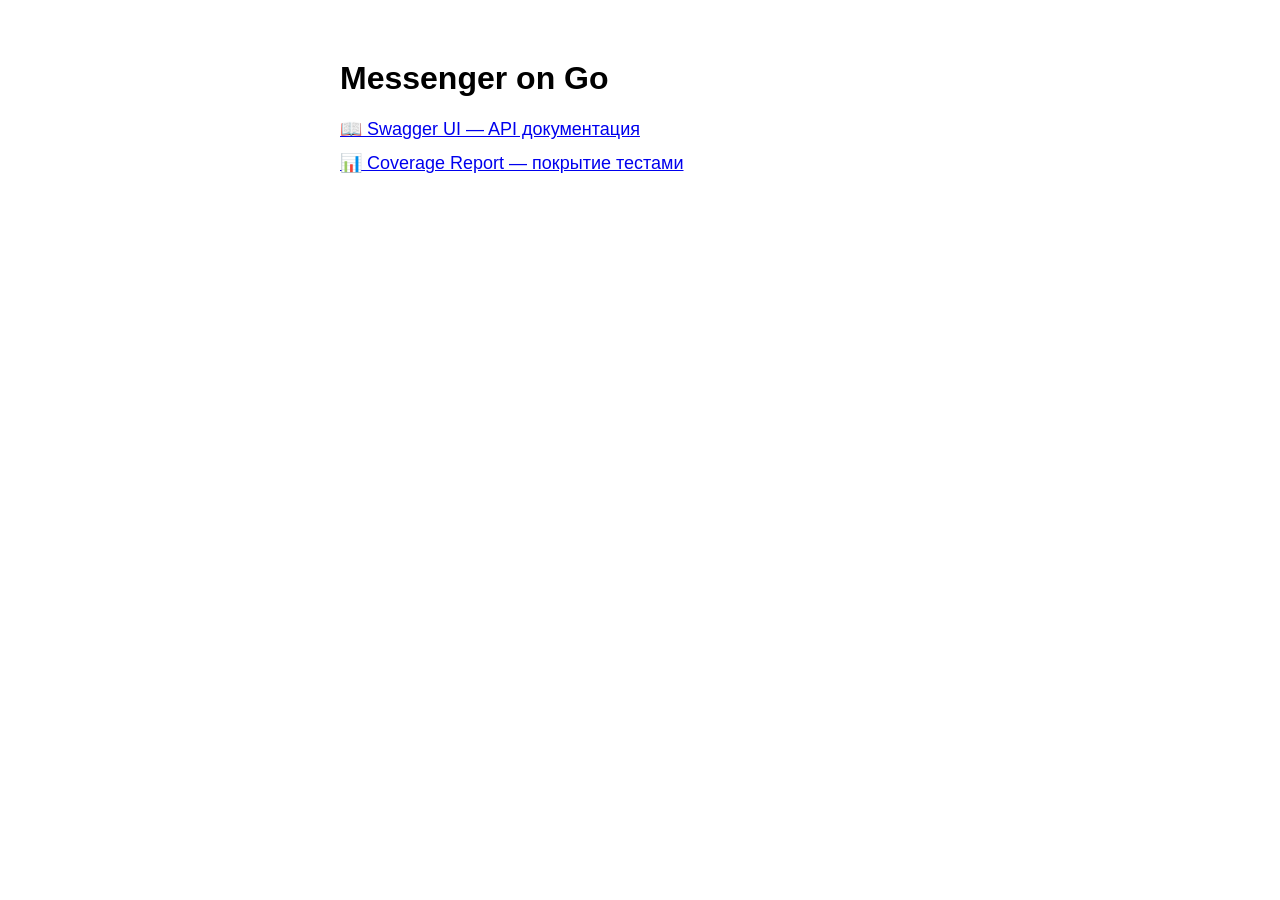
<file: index.html>
<!DOCTYPE html>
<html lang="en">
<head>
  <meta charset="UTF-8">
  <title>Messenger on Go</title>
  <style>
    body { font-family: sans-serif; max-width: 600px; margin: 60px auto; }
    a { display: block; margin: 12px 0; font-size: 18px; }
  </style>
</head>
<body>
  <h1>Messenger on Go</h1>
  <a href="swagger/">📖 Swagger UI — API документация</a>
  <a href="coverage/">📊 Coverage Report — покрытие тестами</a>
</body>
</html>
</file>
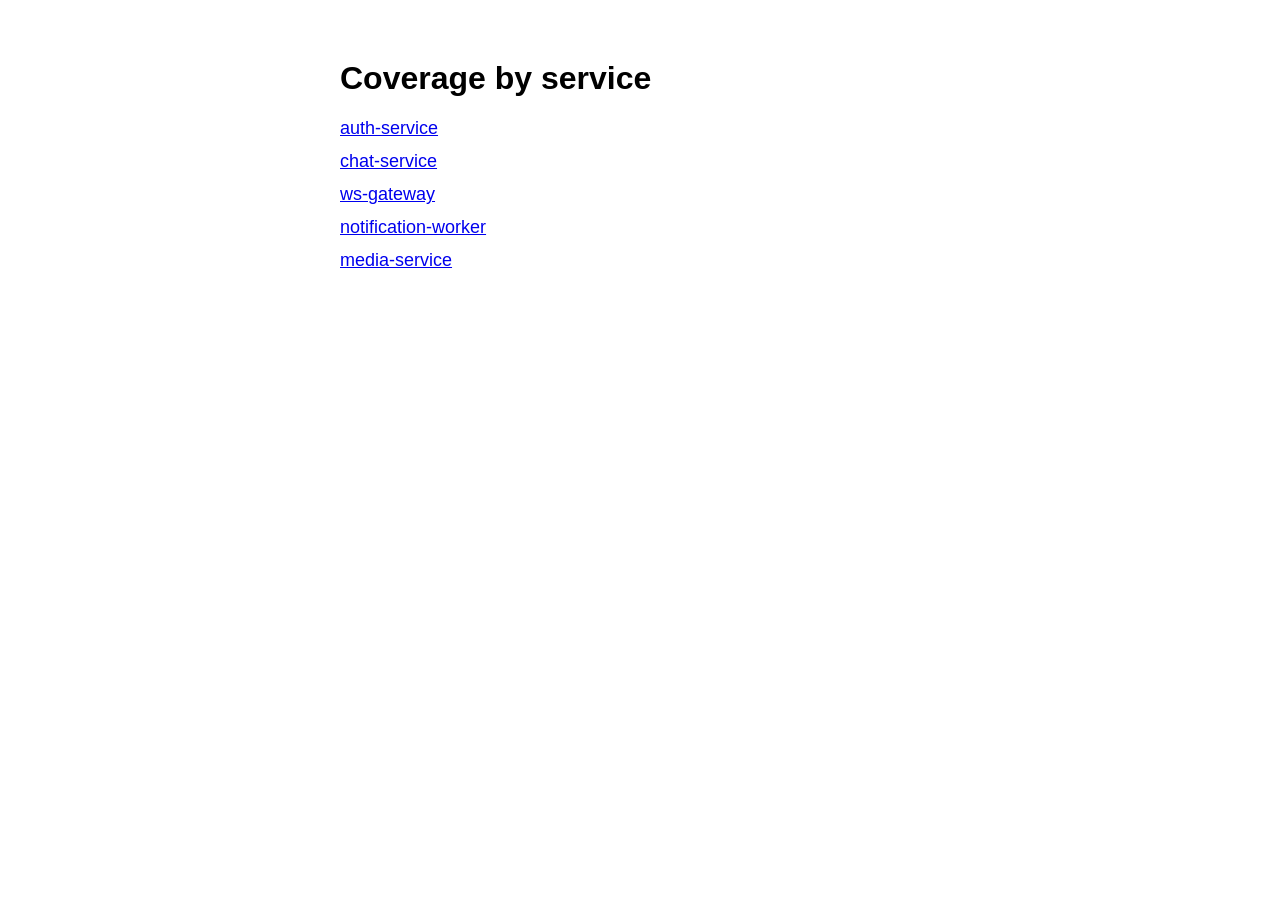
<file: coverage/index.html>
<!DOCTYPE html>
<html lang="en">
<head>
  <meta charset="UTF-8">
  <title>Messenger — Coverage</title>
  <style>
    body { font-family: sans-serif; max-width: 600px; margin: 60px auto; }
    a { display: block; margin: 12px 0; font-size: 18px; }
  </style>
</head>
<body>
  <h1>Coverage by service</h1>
  <a href="auth-service/cover.html">auth-service</a>
  <a href="chat-service/cover.html">chat-service</a>
  <a href="ws-gateway/cover.html">ws-gateway</a>
  <a href="notification-worker/cover.html">notification-worker</a>
  <a href="media-service/cover.html">media-service</a>
</body>
</html>
</file>
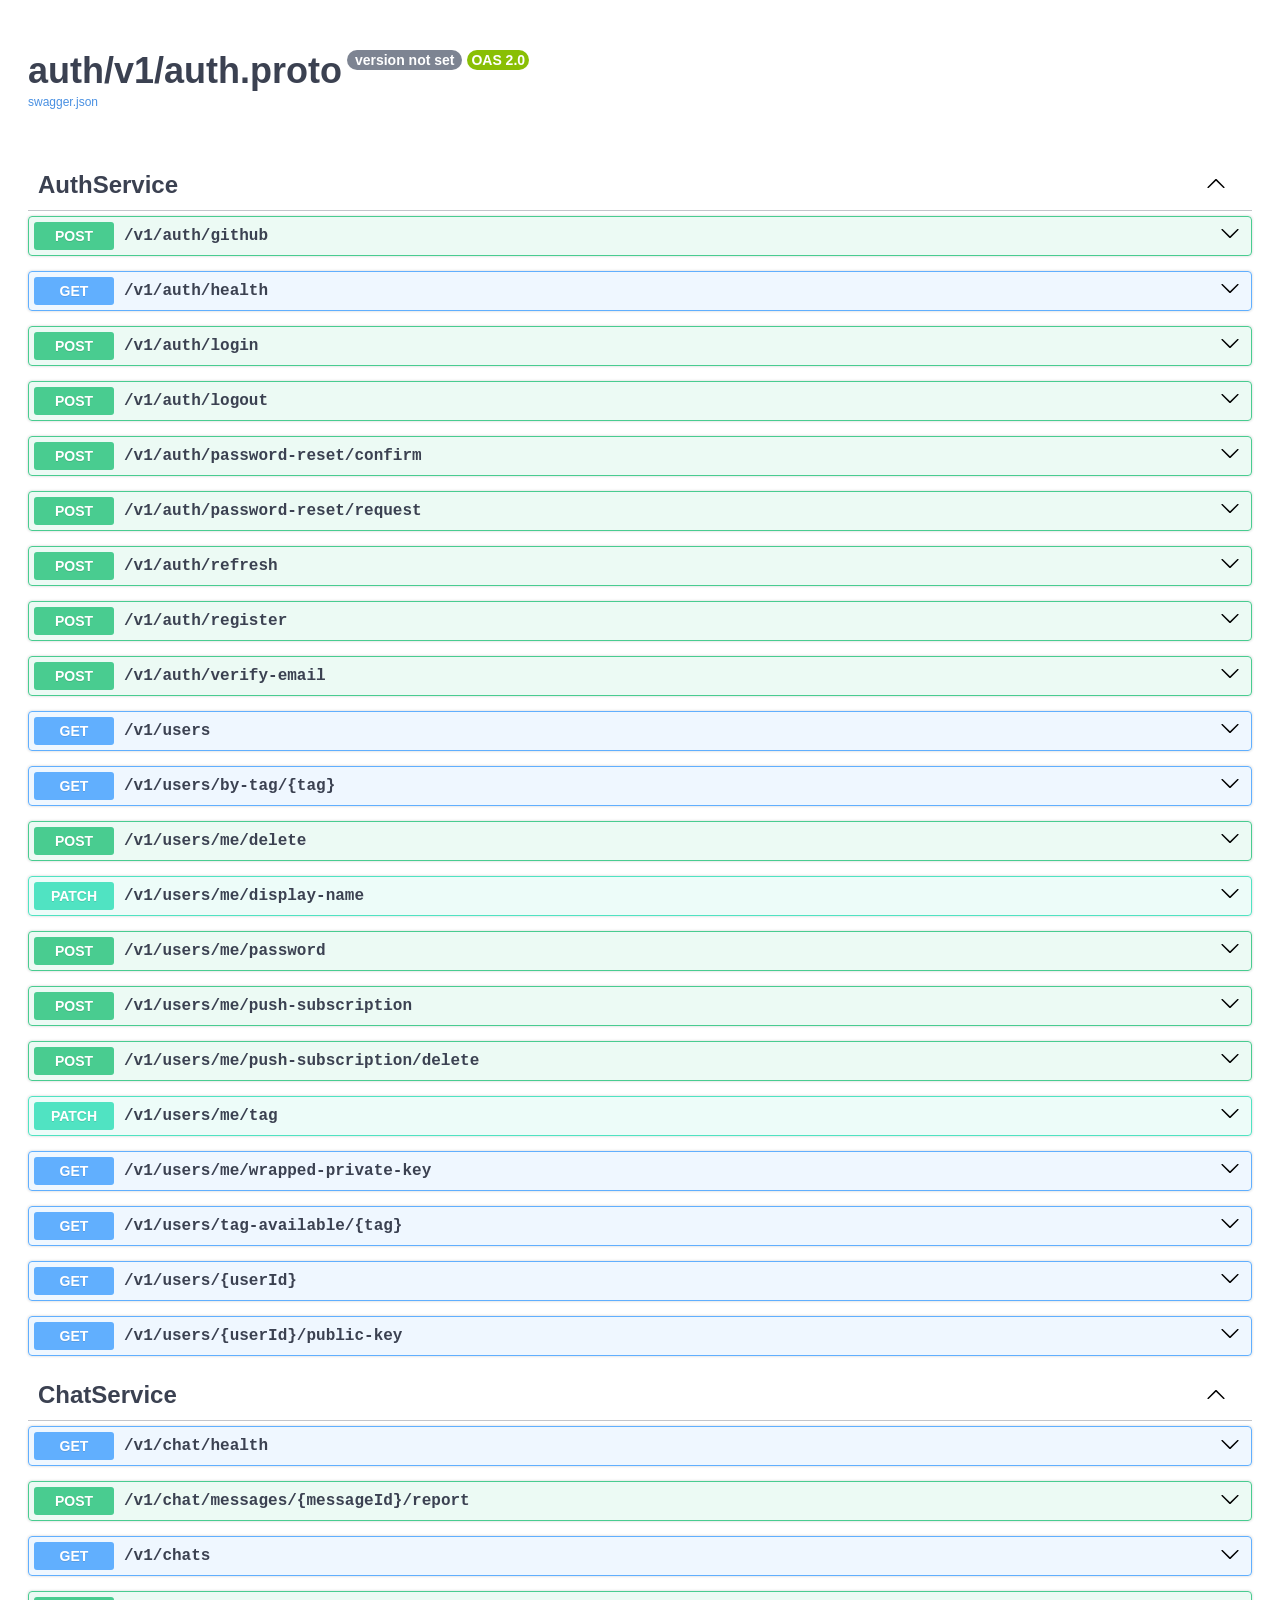
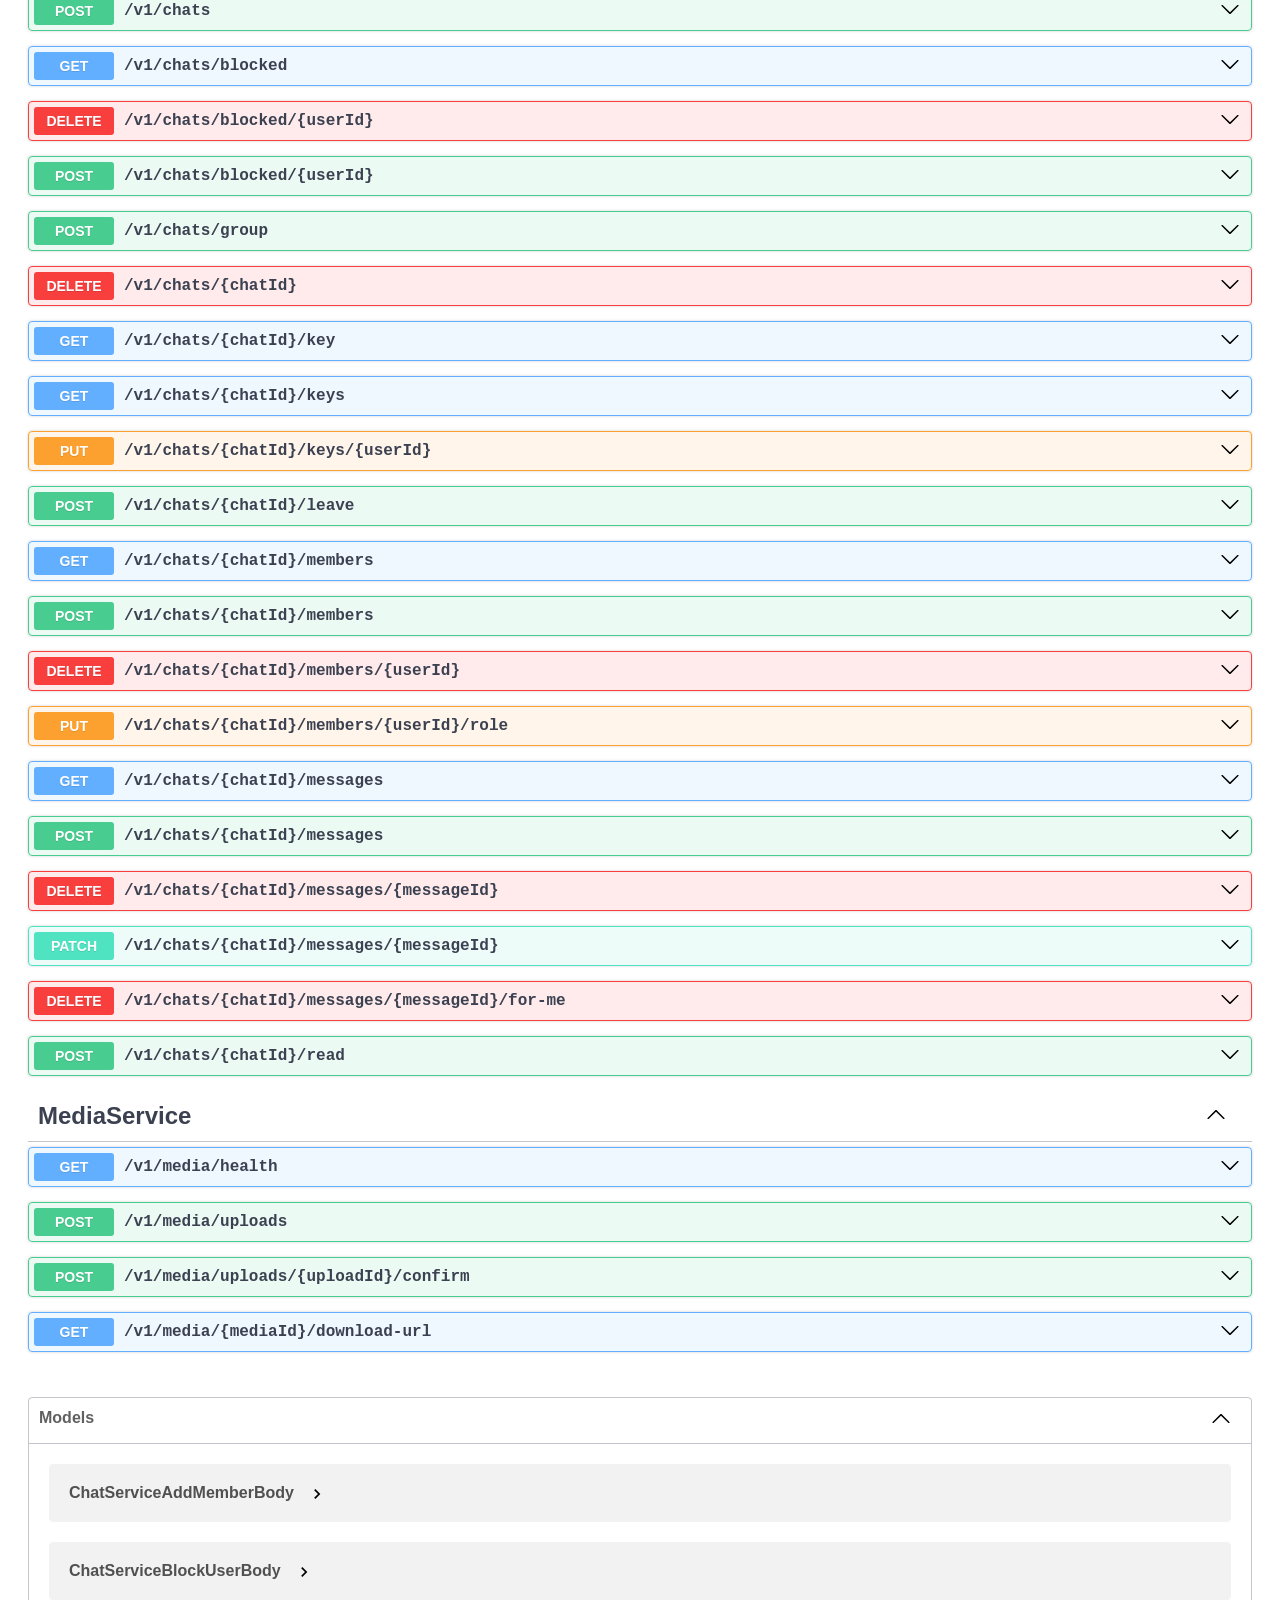
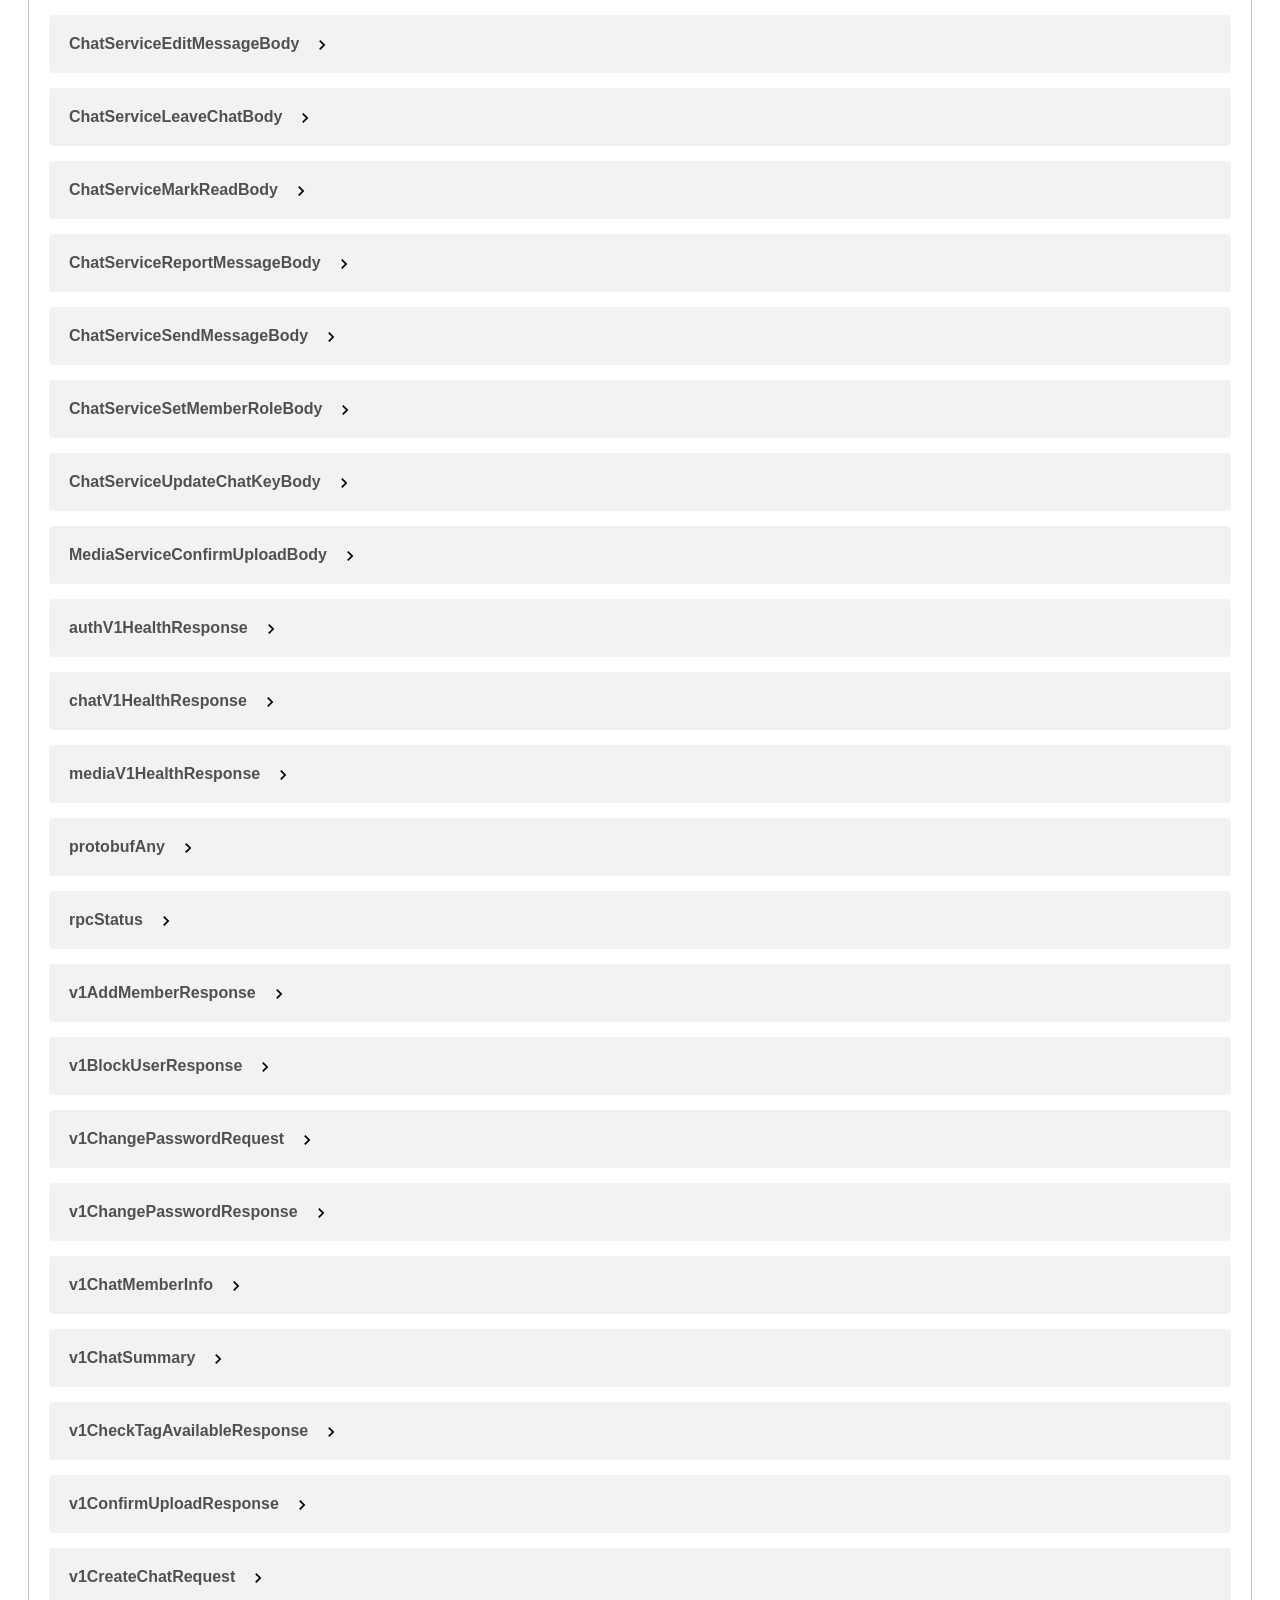
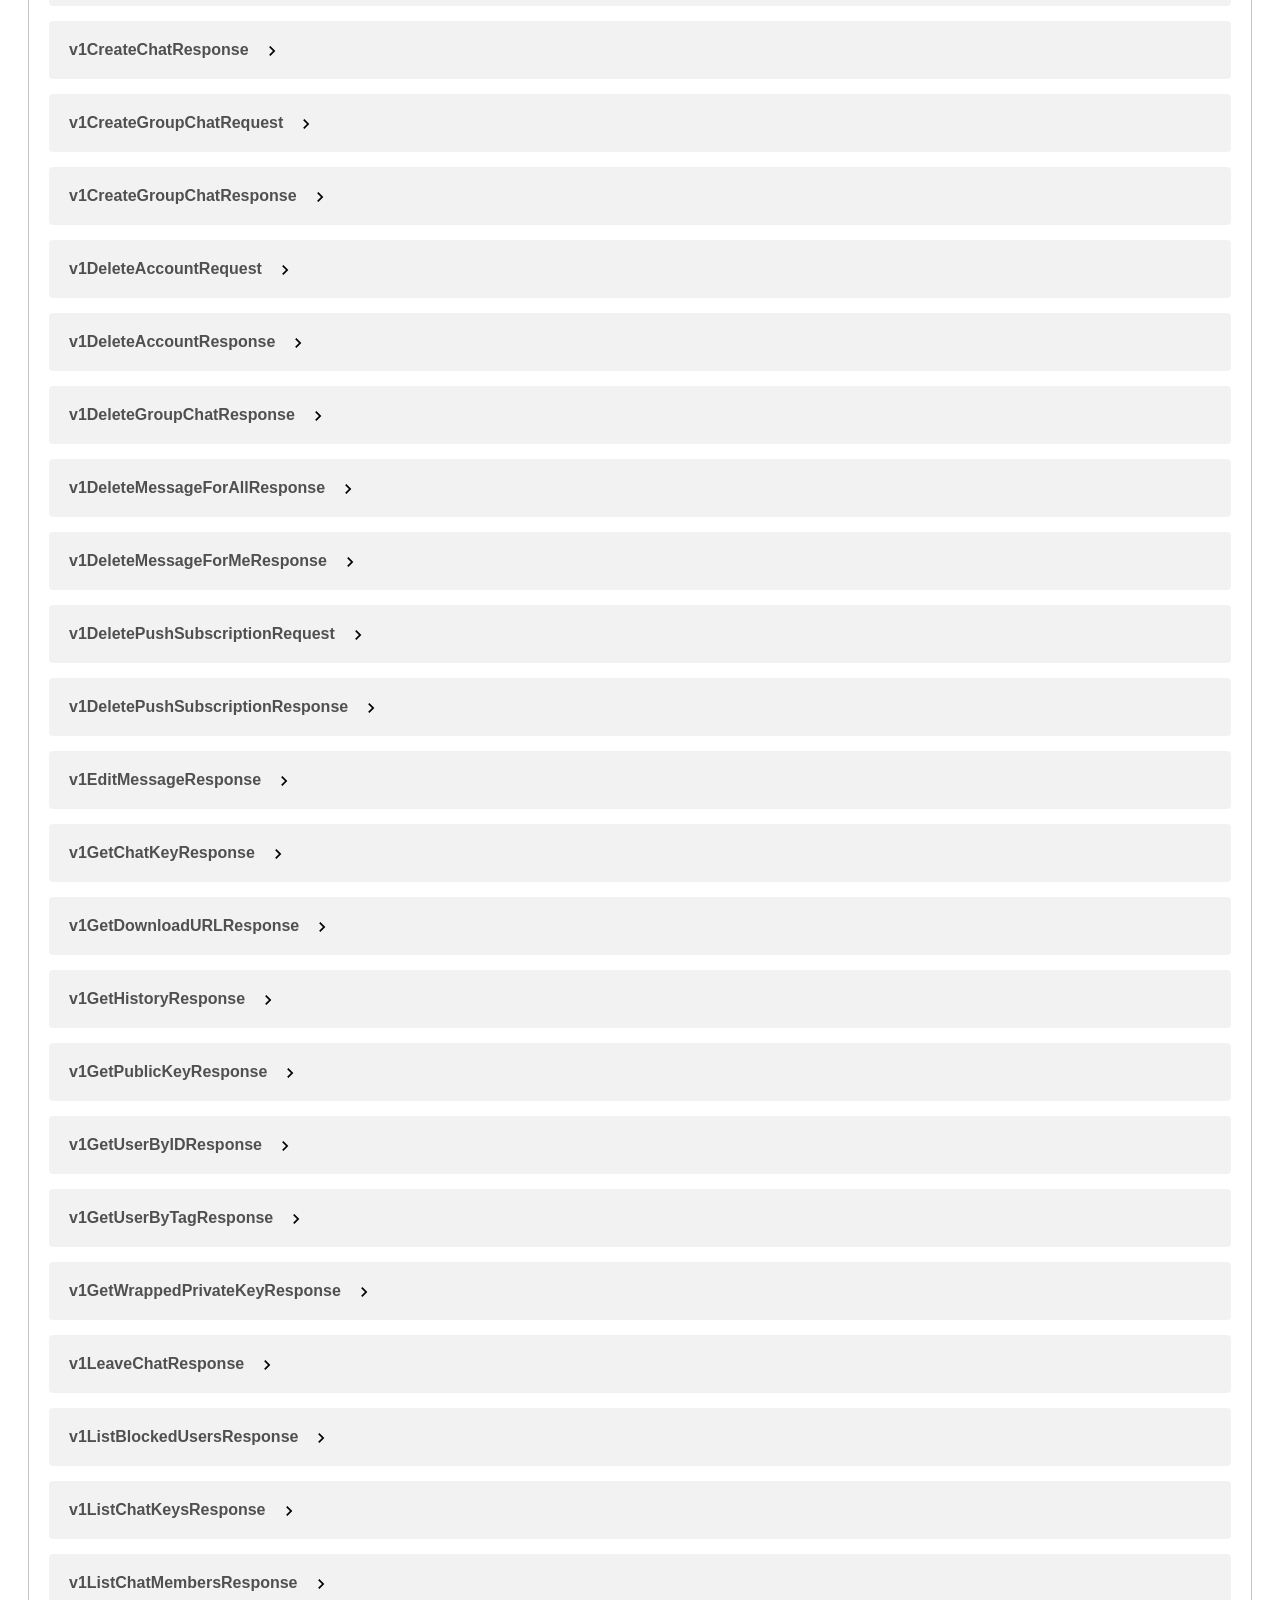
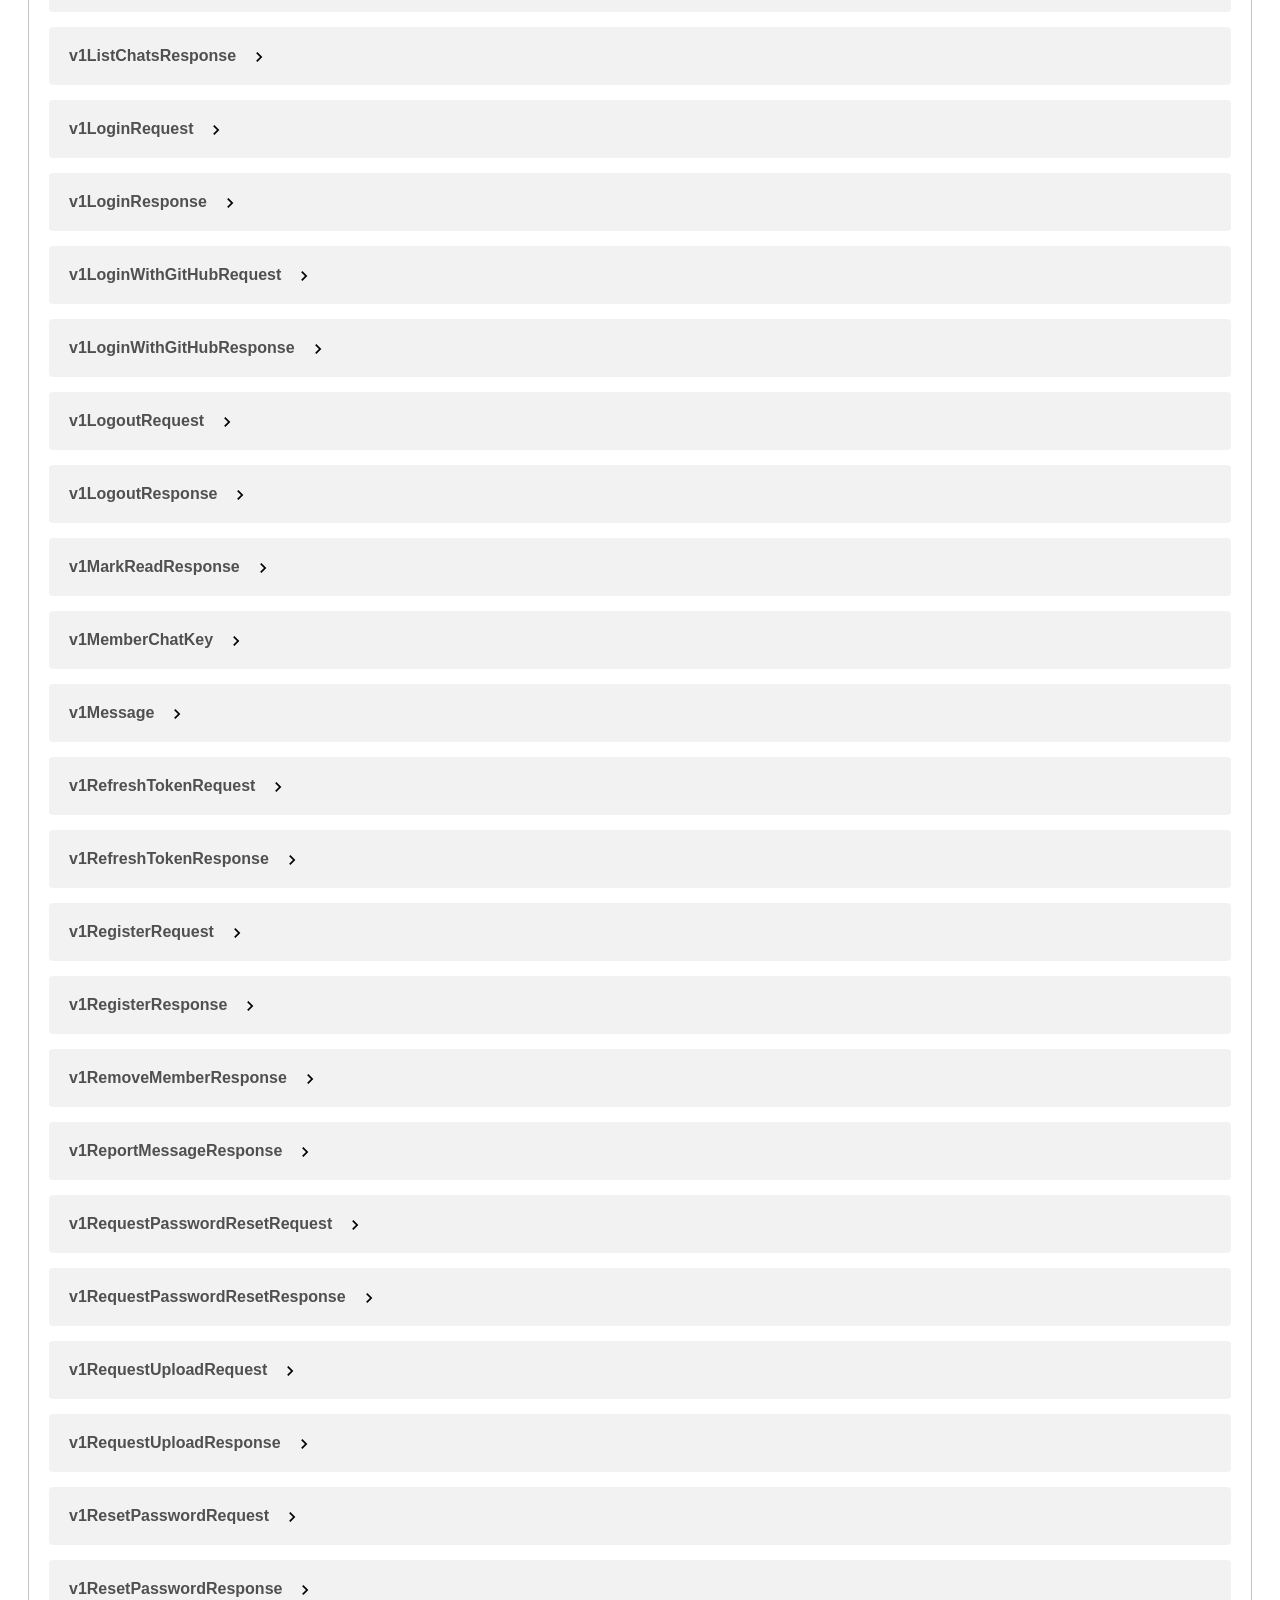
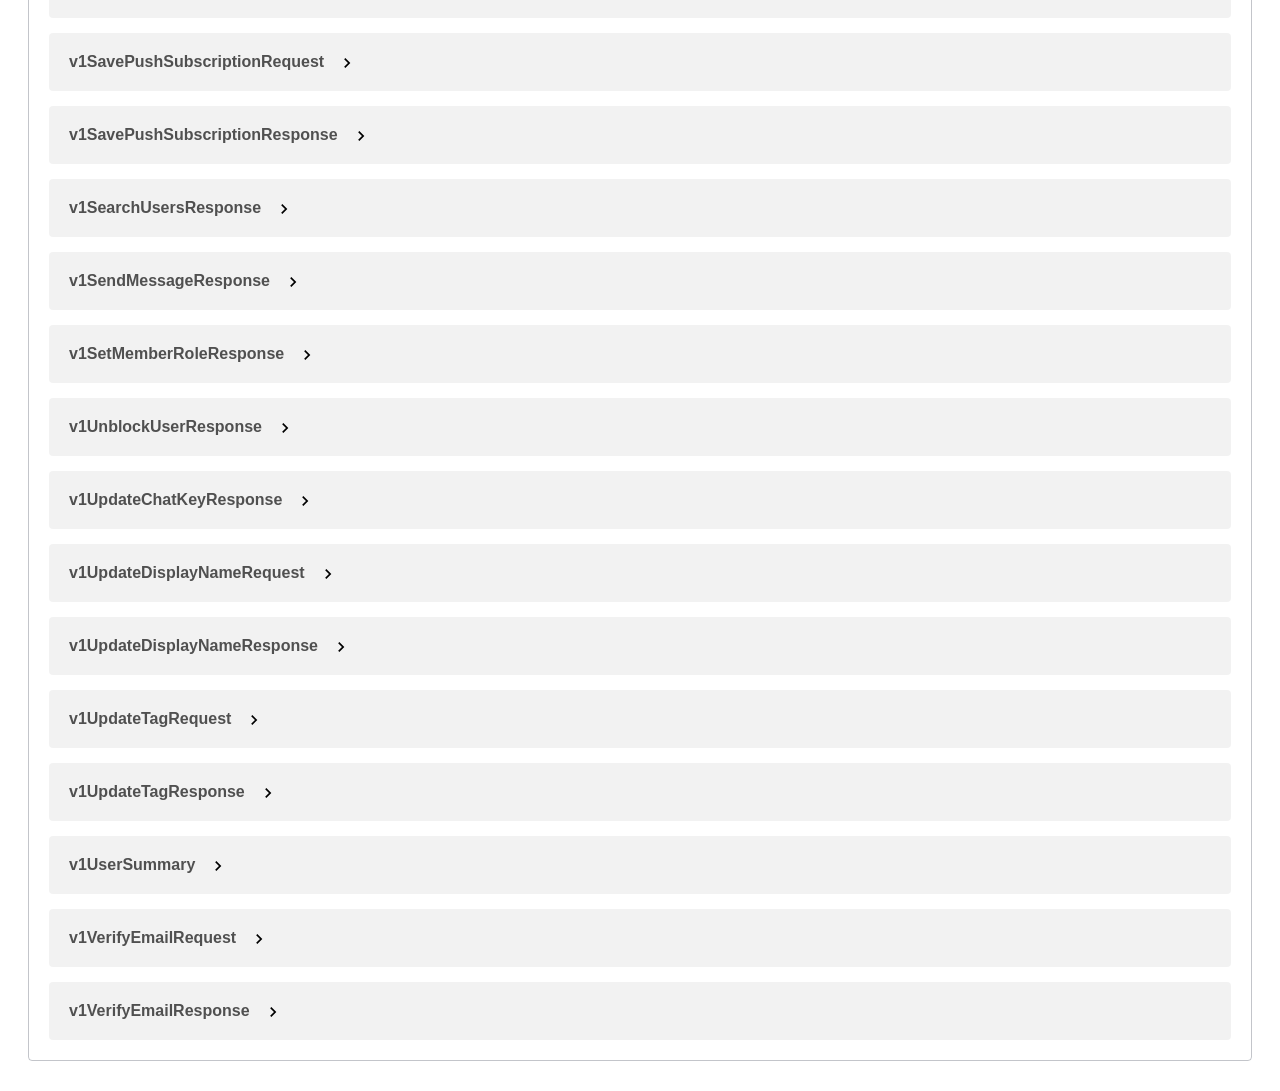
<file: swagger/index.html>
<!DOCTYPE html>
<html lang="en">
<head>
  <meta charset="UTF-8">
  <title>Messenger API</title>
  <link rel="stylesheet" href="swagger-ui.css">
</head>
<body>
<div id="swagger-ui"></div>
<script src="swagger-ui-bundle.js"></script>
<script>
  SwaggerUIBundle({ url: "swagger.json", dom_id: "#swagger-ui", presets: [SwaggerUIBundle.presets.apis], defaultModelsExpandDepth: 3, docExpansion: "list" })
</script>
</body>
</html>
</file>
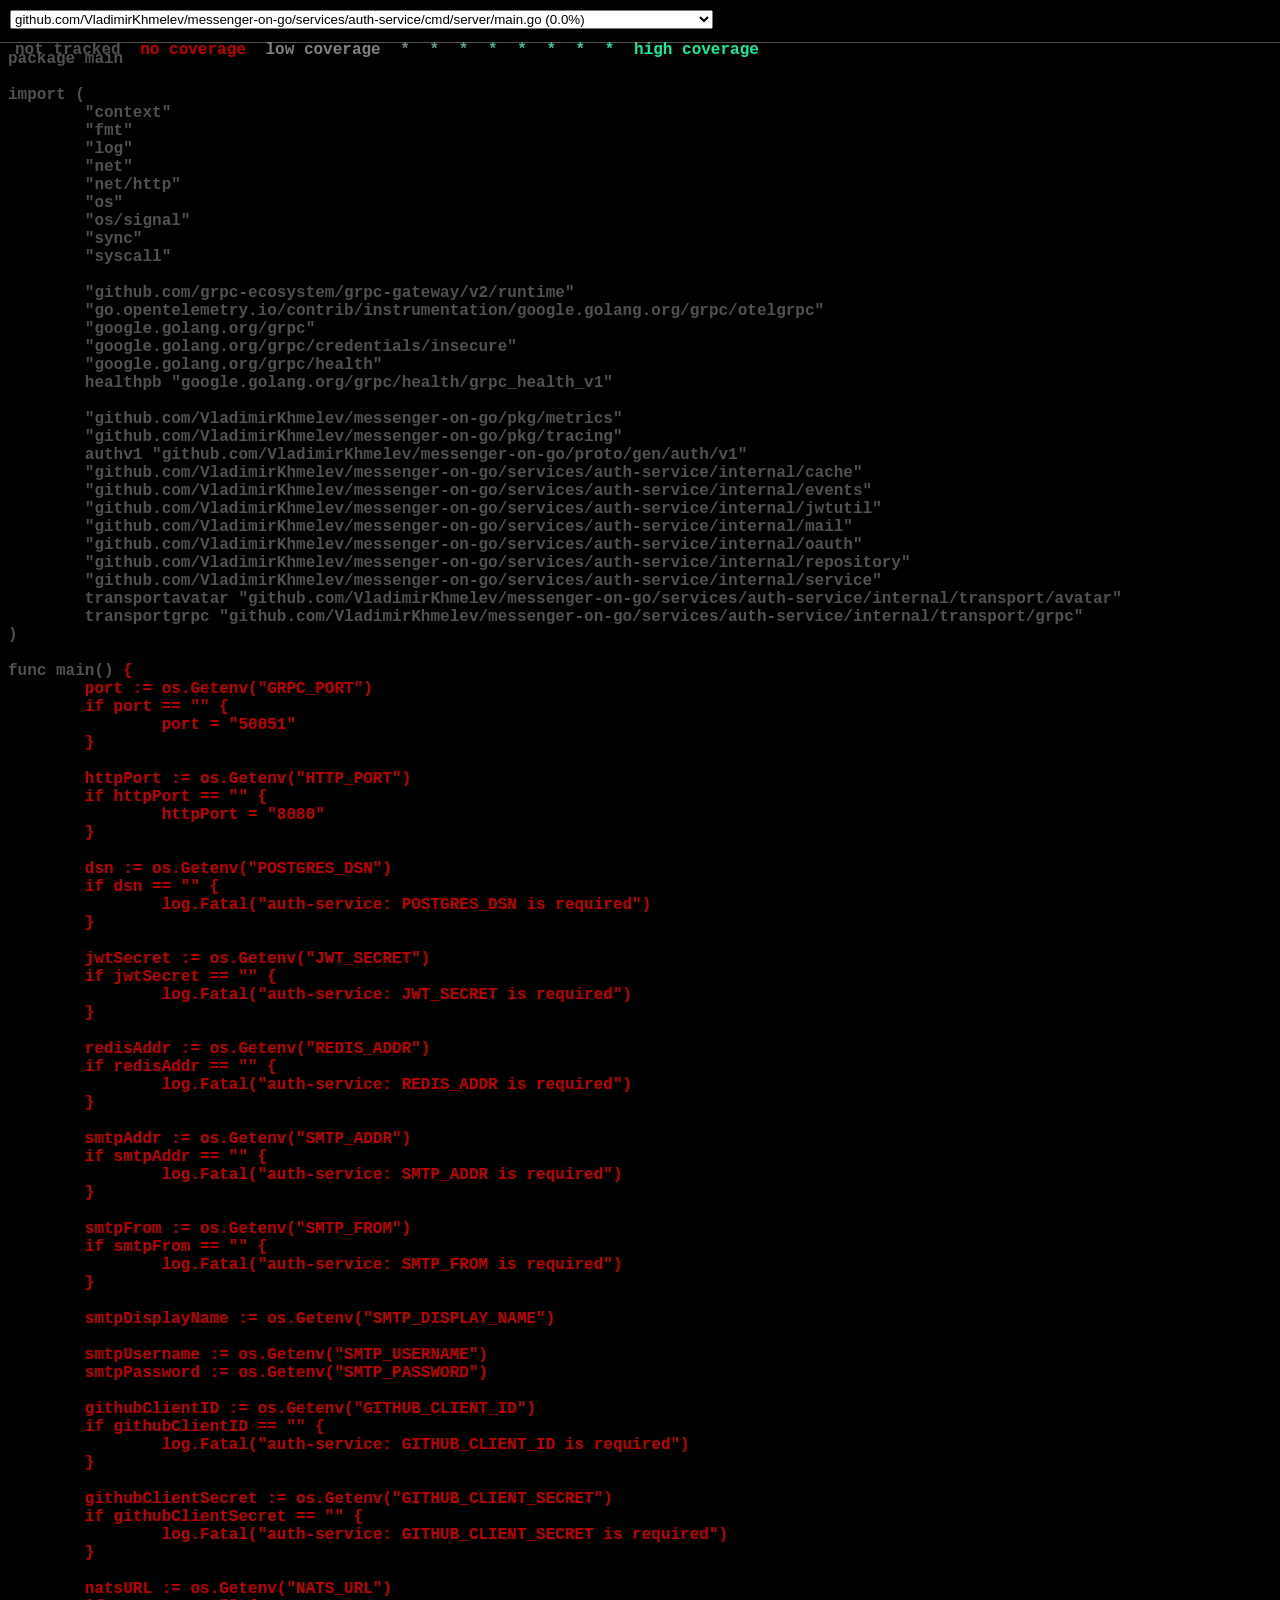
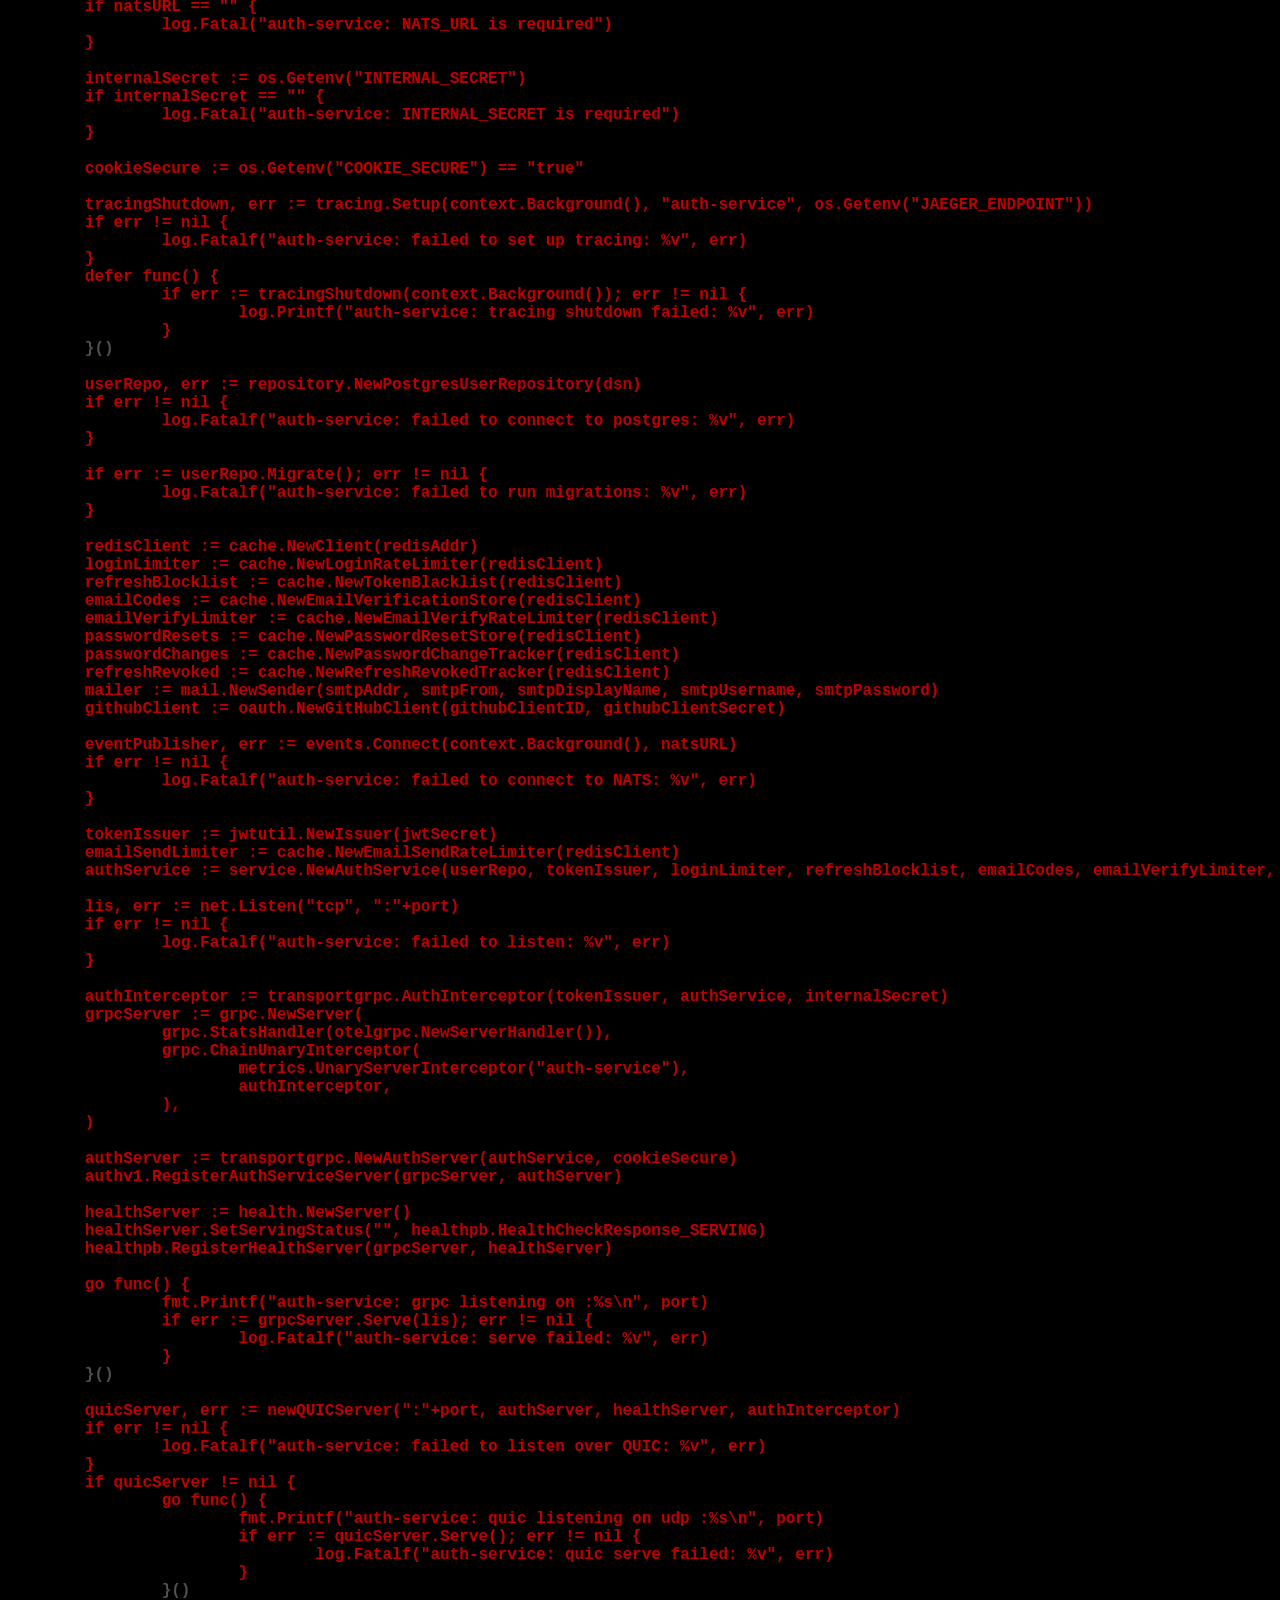
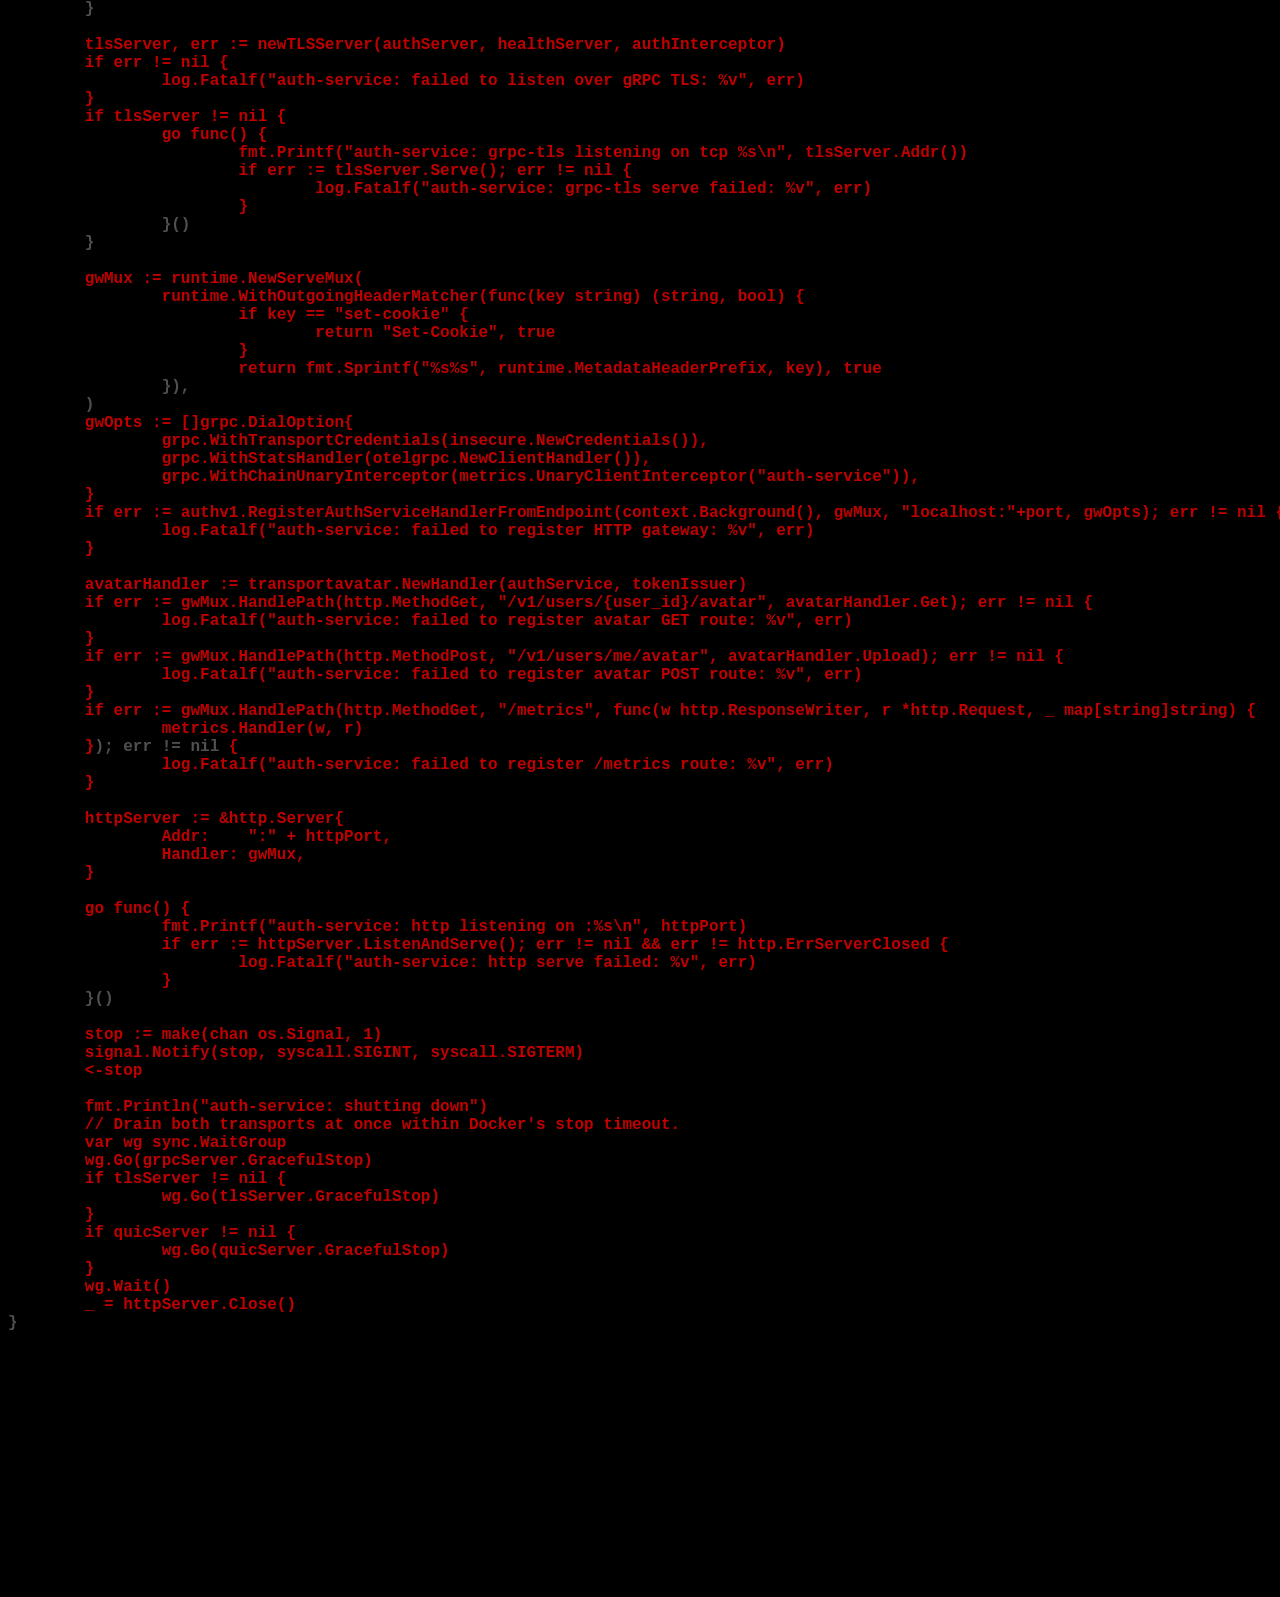
<file: coverage/auth-service/cover.html>
<!DOCTYPE html>
<html>
	<head>
		<meta http-equiv="Content-Type" content="text/html; charset=utf-8">
		<title>server: Go Coverage Report</title>
		<style>
			body {
				background: black;
				color: rgb(80, 80, 80);
			}
			body, pre, #legend span {
				font-family: Menlo, monospace;
				font-weight: bold;
			}
			#topbar {
				background: black;
				position: fixed;
				top: 0; left: 0; right: 0;
				height: 42px;
				border-bottom: 1px solid rgb(80, 80, 80);
			}
			#content {
				margin-top: 50px;
			}
			#nav, #legend {
				float: left;
				margin-left: 10px;
			}
			#legend {
				margin-top: 12px;
			}
			#nav {
				margin-top: 10px;
			}
			#legend span {
				margin: 0 5px;
			}
			.cov0 { color: rgb(192, 0, 0) }
.cov1 { color: rgb(128, 128, 128) }
.cov2 { color: rgb(116, 140, 131) }
.cov3 { color: rgb(104, 152, 134) }
.cov4 { color: rgb(92, 164, 137) }
.cov5 { color: rgb(80, 176, 140) }
.cov6 { color: rgb(68, 188, 143) }
.cov7 { color: rgb(56, 200, 146) }
.cov8 { color: rgb(44, 212, 149) }
.cov9 { color: rgb(32, 224, 152) }
.cov10 { color: rgb(20, 236, 155) }

		</style>
	</head>
	<body>
		<div id="topbar">
			<div id="nav">
				<select id="files">
				
				<option value="file0">github.com/VladimirKhmelev/messenger-on-go/services/auth-service/cmd/server/main.go (0.0%)</option>
				
				<option value="file1">github.com/VladimirKhmelev/messenger-on-go/services/auth-service/cmd/server/quic.go (100.0%)</option>
				
				<option value="file2">github.com/VladimirKhmelev/messenger-on-go/services/auth-service/cmd/server/tls.go (100.0%)</option>
				
				<option value="file3">github.com/VladimirKhmelev/messenger-on-go/services/auth-service/internal/cache/blacklist.go (0.0%)</option>
				
				<option value="file4">github.com/VladimirKhmelev/messenger-on-go/services/auth-service/internal/cache/emailsendratelimit.go (0.0%)</option>
				
				<option value="file5">github.com/VladimirKhmelev/messenger-on-go/services/auth-service/internal/cache/emailverification.go (0.0%)</option>
				
				<option value="file6">github.com/VladimirKhmelev/messenger-on-go/services/auth-service/internal/cache/emailverifyratelimit.go (0.0%)</option>
				
				<option value="file7">github.com/VladimirKhmelev/messenger-on-go/services/auth-service/internal/cache/passwordchange.go (0.0%)</option>
				
				<option value="file8">github.com/VladimirKhmelev/messenger-on-go/services/auth-service/internal/cache/passwordreset.go (0.0%)</option>
				
				<option value="file9">github.com/VladimirKhmelev/messenger-on-go/services/auth-service/internal/cache/ratelimit.go (0.0%)</option>
				
				<option value="file10">github.com/VladimirKhmelev/messenger-on-go/services/auth-service/internal/cache/redis.go (0.0%)</option>
				
				<option value="file11">github.com/VladimirKhmelev/messenger-on-go/services/auth-service/internal/cache/refreshrevoked.go (0.0%)</option>
				
				<option value="file12">github.com/VladimirKhmelev/messenger-on-go/services/auth-service/internal/events/events.go (0.0%)</option>
				
				<option value="file13">github.com/VladimirKhmelev/messenger-on-go/services/auth-service/internal/jwtutil/jwtutil.go (76.2%)</option>
				
				<option value="file14">github.com/VladimirKhmelev/messenger-on-go/services/auth-service/internal/mail/mail.go (0.0%)</option>
				
				<option value="file15">github.com/VladimirKhmelev/messenger-on-go/services/auth-service/internal/oauth/github.go (0.0%)</option>
				
				<option value="file16">github.com/VladimirKhmelev/messenger-on-go/services/auth-service/internal/repository/migrations.go (0.0%)</option>
				
				<option value="file17">github.com/VladimirKhmelev/messenger-on-go/services/auth-service/internal/repository/postgres.go (0.0%)</option>
				
				<option value="file18">github.com/VladimirKhmelev/messenger-on-go/services/auth-service/internal/service/avatar.go (87.5%)</option>
				
				<option value="file19">github.com/VladimirKhmelev/messenger-on-go/services/auth-service/internal/service/change_password.go (73.3%)</option>
				
				<option value="file20">github.com/VladimirKhmelev/messenger-on-go/services/auth-service/internal/service/delete_account.go (68.8%)</option>
				
				<option value="file21">github.com/VladimirKhmelev/messenger-on-go/services/auth-service/internal/service/display_name.go (85.7%)</option>
				
				<option value="file22">github.com/VladimirKhmelev/messenger-on-go/services/auth-service/internal/service/login.go (77.2%)</option>
				
				<option value="file23">github.com/VladimirKhmelev/messenger-on-go/services/auth-service/internal/service/oauth.go (72.5%)</option>
				
				<option value="file24">github.com/VladimirKhmelev/messenger-on-go/services/auth-service/internal/service/password.go (100.0%)</option>
				
				<option value="file25">github.com/VladimirKhmelev/messenger-on-go/services/auth-service/internal/service/password_reset.go (67.5%)</option>
				
				<option value="file26">github.com/VladimirKhmelev/messenger-on-go/services/auth-service/internal/service/public_key.go (0.0%)</option>
				
				<option value="file27">github.com/VladimirKhmelev/messenger-on-go/services/auth-service/internal/service/push.go (64.3%)</option>
				
				<option value="file28">github.com/VladimirKhmelev/messenger-on-go/services/auth-service/internal/service/register.go (76.9%)</option>
				
				<option value="file29">github.com/VladimirKhmelev/messenger-on-go/services/auth-service/internal/service/search.go (85.7%)</option>
				
				<option value="file30">github.com/VladimirKhmelev/messenger-on-go/services/auth-service/internal/service/sessions.go (83.3%)</option>
				
				<option value="file31">github.com/VladimirKhmelev/messenger-on-go/services/auth-service/internal/service/tag.go (10.7%)</option>
				
				<option value="file32">github.com/VladimirKhmelev/messenger-on-go/services/auth-service/internal/service/validate.go (100.0%)</option>
				
				<option value="file33">github.com/VladimirKhmelev/messenger-on-go/services/auth-service/internal/transport/avatar/handler.go (0.0%)</option>
				
				<option value="file34">github.com/VladimirKhmelev/messenger-on-go/services/auth-service/internal/transport/grpc/auth_server.go (3.8%)</option>
				
				<option value="file35">github.com/VladimirKhmelev/messenger-on-go/services/auth-service/internal/transport/grpc/cookie.go (95.0%)</option>
				
				<option value="file36">github.com/VladimirKhmelev/messenger-on-go/services/auth-service/internal/transport/grpc/interceptor.go (85.0%)</option>
				
				</select>
			</div>
			<div id="legend">
				<span>not tracked</span>
			
				<span class="cov0">no coverage</span>
				<span class="cov1">low coverage</span>
				<span class="cov2">*</span>
				<span class="cov3">*</span>
				<span class="cov4">*</span>
				<span class="cov5">*</span>
				<span class="cov6">*</span>
				<span class="cov7">*</span>
				<span class="cov8">*</span>
				<span class="cov9">*</span>
				<span class="cov10">high coverage</span>
			
			</div>
		</div>
		<div id="content">
		
		<pre class="file" id="file0" style="display: none">package main

import (
        "context"
        "fmt"
        "log"
        "net"
        "net/http"
        "os"
        "os/signal"
        "sync"
        "syscall"

        "github.com/grpc-ecosystem/grpc-gateway/v2/runtime"
        "go.opentelemetry.io/contrib/instrumentation/google.golang.org/grpc/otelgrpc"
        "google.golang.org/grpc"
        "google.golang.org/grpc/credentials/insecure"
        "google.golang.org/grpc/health"
        healthpb "google.golang.org/grpc/health/grpc_health_v1"

        "github.com/VladimirKhmelev/messenger-on-go/pkg/metrics"
        "github.com/VladimirKhmelev/messenger-on-go/pkg/tracing"
        authv1 "github.com/VladimirKhmelev/messenger-on-go/proto/gen/auth/v1"
        "github.com/VladimirKhmelev/messenger-on-go/services/auth-service/internal/cache"
        "github.com/VladimirKhmelev/messenger-on-go/services/auth-service/internal/events"
        "github.com/VladimirKhmelev/messenger-on-go/services/auth-service/internal/jwtutil"
        "github.com/VladimirKhmelev/messenger-on-go/services/auth-service/internal/mail"
        "github.com/VladimirKhmelev/messenger-on-go/services/auth-service/internal/oauth"
        "github.com/VladimirKhmelev/messenger-on-go/services/auth-service/internal/repository"
        "github.com/VladimirKhmelev/messenger-on-go/services/auth-service/internal/service"
        transportavatar "github.com/VladimirKhmelev/messenger-on-go/services/auth-service/internal/transport/avatar"
        transportgrpc "github.com/VladimirKhmelev/messenger-on-go/services/auth-service/internal/transport/grpc"
)

func main() <span class="cov0" title="0">{
        port := os.Getenv("GRPC_PORT")
        if port == "" </span><span class="cov0" title="0">{
                port = "50051"
        }</span>

        <span class="cov0" title="0">httpPort := os.Getenv("HTTP_PORT")
        if httpPort == "" </span><span class="cov0" title="0">{
                httpPort = "8080"
        }</span>

        <span class="cov0" title="0">dsn := os.Getenv("POSTGRES_DSN")
        if dsn == "" </span><span class="cov0" title="0">{
                log.Fatal("auth-service: POSTGRES_DSN is required")
        }</span>

        <span class="cov0" title="0">jwtSecret := os.Getenv("JWT_SECRET")
        if jwtSecret == "" </span><span class="cov0" title="0">{
                log.Fatal("auth-service: JWT_SECRET is required")
        }</span>

        <span class="cov0" title="0">redisAddr := os.Getenv("REDIS_ADDR")
        if redisAddr == "" </span><span class="cov0" title="0">{
                log.Fatal("auth-service: REDIS_ADDR is required")
        }</span>

        <span class="cov0" title="0">smtpAddr := os.Getenv("SMTP_ADDR")
        if smtpAddr == "" </span><span class="cov0" title="0">{
                log.Fatal("auth-service: SMTP_ADDR is required")
        }</span>

        <span class="cov0" title="0">smtpFrom := os.Getenv("SMTP_FROM")
        if smtpFrom == "" </span><span class="cov0" title="0">{
                log.Fatal("auth-service: SMTP_FROM is required")
        }</span>

        <span class="cov0" title="0">smtpDisplayName := os.Getenv("SMTP_DISPLAY_NAME")

        smtpUsername := os.Getenv("SMTP_USERNAME")
        smtpPassword := os.Getenv("SMTP_PASSWORD")

        githubClientID := os.Getenv("GITHUB_CLIENT_ID")
        if githubClientID == "" </span><span class="cov0" title="0">{
                log.Fatal("auth-service: GITHUB_CLIENT_ID is required")
        }</span>

        <span class="cov0" title="0">githubClientSecret := os.Getenv("GITHUB_CLIENT_SECRET")
        if githubClientSecret == "" </span><span class="cov0" title="0">{
                log.Fatal("auth-service: GITHUB_CLIENT_SECRET is required")
        }</span>

        <span class="cov0" title="0">natsURL := os.Getenv("NATS_URL")
        if natsURL == "" </span><span class="cov0" title="0">{
                log.Fatal("auth-service: NATS_URL is required")
        }</span>

        <span class="cov0" title="0">internalSecret := os.Getenv("INTERNAL_SECRET")
        if internalSecret == "" </span><span class="cov0" title="0">{
                log.Fatal("auth-service: INTERNAL_SECRET is required")
        }</span>

        <span class="cov0" title="0">cookieSecure := os.Getenv("COOKIE_SECURE") == "true"

        tracingShutdown, err := tracing.Setup(context.Background(), "auth-service", os.Getenv("JAEGER_ENDPOINT"))
        if err != nil </span><span class="cov0" title="0">{
                log.Fatalf("auth-service: failed to set up tracing: %v", err)
        }</span>
        <span class="cov0" title="0">defer func() </span><span class="cov0" title="0">{
                if err := tracingShutdown(context.Background()); err != nil </span><span class="cov0" title="0">{
                        log.Printf("auth-service: tracing shutdown failed: %v", err)
                }</span>
        }()

        <span class="cov0" title="0">userRepo, err := repository.NewPostgresUserRepository(dsn)
        if err != nil </span><span class="cov0" title="0">{
                log.Fatalf("auth-service: failed to connect to postgres: %v", err)
        }</span>

        <span class="cov0" title="0">if err := userRepo.Migrate(); err != nil </span><span class="cov0" title="0">{
                log.Fatalf("auth-service: failed to run migrations: %v", err)
        }</span>

        <span class="cov0" title="0">redisClient := cache.NewClient(redisAddr)
        loginLimiter := cache.NewLoginRateLimiter(redisClient)
        refreshBlocklist := cache.NewTokenBlacklist(redisClient)
        emailCodes := cache.NewEmailVerificationStore(redisClient)
        emailVerifyLimiter := cache.NewEmailVerifyRateLimiter(redisClient)
        passwordResets := cache.NewPasswordResetStore(redisClient)
        passwordChanges := cache.NewPasswordChangeTracker(redisClient)
        refreshRevoked := cache.NewRefreshRevokedTracker(redisClient)
        mailer := mail.NewSender(smtpAddr, smtpFrom, smtpDisplayName, smtpUsername, smtpPassword)
        githubClient := oauth.NewGitHubClient(githubClientID, githubClientSecret)

        eventPublisher, err := events.Connect(context.Background(), natsURL)
        if err != nil </span><span class="cov0" title="0">{
                log.Fatalf("auth-service: failed to connect to NATS: %v", err)
        }</span>

        <span class="cov0" title="0">tokenIssuer := jwtutil.NewIssuer(jwtSecret)
        emailSendLimiter := cache.NewEmailSendRateLimiter(redisClient)
        authService := service.NewAuthService(userRepo, tokenIssuer, loginLimiter, refreshBlocklist, emailCodes, emailVerifyLimiter, mailer, passwordResets, githubClient, eventPublisher, passwordChanges, refreshRevoked, emailSendLimiter)

        lis, err := net.Listen("tcp", ":"+port)
        if err != nil </span><span class="cov0" title="0">{
                log.Fatalf("auth-service: failed to listen: %v", err)
        }</span>

        <span class="cov0" title="0">authInterceptor := transportgrpc.AuthInterceptor(tokenIssuer, authService, internalSecret)
        grpcServer := grpc.NewServer(
                grpc.StatsHandler(otelgrpc.NewServerHandler()),
                grpc.ChainUnaryInterceptor(
                        metrics.UnaryServerInterceptor("auth-service"),
                        authInterceptor,
                ),
        )

        authServer := transportgrpc.NewAuthServer(authService, cookieSecure)
        authv1.RegisterAuthServiceServer(grpcServer, authServer)

        healthServer := health.NewServer()
        healthServer.SetServingStatus("", healthpb.HealthCheckResponse_SERVING)
        healthpb.RegisterHealthServer(grpcServer, healthServer)

        go func() </span><span class="cov0" title="0">{
                fmt.Printf("auth-service: grpc listening on :%s\n", port)
                if err := grpcServer.Serve(lis); err != nil </span><span class="cov0" title="0">{
                        log.Fatalf("auth-service: serve failed: %v", err)
                }</span>
        }()

        <span class="cov0" title="0">quicServer, err := newQUICServer(":"+port, authServer, healthServer, authInterceptor)
        if err != nil </span><span class="cov0" title="0">{
                log.Fatalf("auth-service: failed to listen over QUIC: %v", err)
        }</span>
        <span class="cov0" title="0">if quicServer != nil </span><span class="cov0" title="0">{
                go func() </span><span class="cov0" title="0">{
                        fmt.Printf("auth-service: quic listening on udp :%s\n", port)
                        if err := quicServer.Serve(); err != nil </span><span class="cov0" title="0">{
                                log.Fatalf("auth-service: quic serve failed: %v", err)
                        }</span>
                }()
        }

        <span class="cov0" title="0">tlsServer, err := newTLSServer(authServer, healthServer, authInterceptor)
        if err != nil </span><span class="cov0" title="0">{
                log.Fatalf("auth-service: failed to listen over gRPC TLS: %v", err)
        }</span>
        <span class="cov0" title="0">if tlsServer != nil </span><span class="cov0" title="0">{
                go func() </span><span class="cov0" title="0">{
                        fmt.Printf("auth-service: grpc-tls listening on tcp %s\n", tlsServer.Addr())
                        if err := tlsServer.Serve(); err != nil </span><span class="cov0" title="0">{
                                log.Fatalf("auth-service: grpc-tls serve failed: %v", err)
                        }</span>
                }()
        }

        <span class="cov0" title="0">gwMux := runtime.NewServeMux(
                runtime.WithOutgoingHeaderMatcher(func(key string) (string, bool) </span><span class="cov0" title="0">{
                        if key == "set-cookie" </span><span class="cov0" title="0">{
                                return "Set-Cookie", true
                        }</span>
                        <span class="cov0" title="0">return fmt.Sprintf("%s%s", runtime.MetadataHeaderPrefix, key), true</span>
                }),
        )
        <span class="cov0" title="0">gwOpts := []grpc.DialOption{
                grpc.WithTransportCredentials(insecure.NewCredentials()),
                grpc.WithStatsHandler(otelgrpc.NewClientHandler()),
                grpc.WithChainUnaryInterceptor(metrics.UnaryClientInterceptor("auth-service")),
        }
        if err := authv1.RegisterAuthServiceHandlerFromEndpoint(context.Background(), gwMux, "localhost:"+port, gwOpts); err != nil </span><span class="cov0" title="0">{
                log.Fatalf("auth-service: failed to register HTTP gateway: %v", err)
        }</span>

        <span class="cov0" title="0">avatarHandler := transportavatar.NewHandler(authService, tokenIssuer)
        if err := gwMux.HandlePath(http.MethodGet, "/v1/users/{user_id}/avatar", avatarHandler.Get); err != nil </span><span class="cov0" title="0">{
                log.Fatalf("auth-service: failed to register avatar GET route: %v", err)
        }</span>
        <span class="cov0" title="0">if err := gwMux.HandlePath(http.MethodPost, "/v1/users/me/avatar", avatarHandler.Upload); err != nil </span><span class="cov0" title="0">{
                log.Fatalf("auth-service: failed to register avatar POST route: %v", err)
        }</span>
        <span class="cov0" title="0">if err := gwMux.HandlePath(http.MethodGet, "/metrics", func(w http.ResponseWriter, r *http.Request, _ map[string]string) </span><span class="cov0" title="0">{
                metrics.Handler(w, r)
        }</span>); err != nil <span class="cov0" title="0">{
                log.Fatalf("auth-service: failed to register /metrics route: %v", err)
        }</span>

        <span class="cov0" title="0">httpServer := &amp;http.Server{
                Addr:    ":" + httpPort,
                Handler: gwMux,
        }

        go func() </span><span class="cov0" title="0">{
                fmt.Printf("auth-service: http listening on :%s\n", httpPort)
                if err := httpServer.ListenAndServe(); err != nil &amp;&amp; err != http.ErrServerClosed </span><span class="cov0" title="0">{
                        log.Fatalf("auth-service: http serve failed: %v", err)
                }</span>
        }()

        <span class="cov0" title="0">stop := make(chan os.Signal, 1)
        signal.Notify(stop, syscall.SIGINT, syscall.SIGTERM)
        &lt;-stop

        fmt.Println("auth-service: shutting down")
        // Drain both transports at once within Docker's stop timeout.
        var wg sync.WaitGroup
        wg.Go(grpcServer.GracefulStop)
        if tlsServer != nil </span><span class="cov0" title="0">{
                wg.Go(tlsServer.GracefulStop)
        }</span>
        <span class="cov0" title="0">if quicServer != nil </span><span class="cov0" title="0">{
                wg.Go(quicServer.GracefulStop)
        }</span>
        <span class="cov0" title="0">wg.Wait()
        _ = httpServer.Close()</span>
}
</pre>
		
		<pre class="file" id="file1" style="display: none">package main

import (
        "os"

        "google.golang.org/grpc"
        healthpb "google.golang.org/grpc/health/grpc_health_v1"

        "github.com/VladimirKhmelev/messenger-on-go/pkg/metrics"
        "github.com/VladimirKhmelev/messenger-on-go/pkg/quictransport"
        authv1 "github.com/VladimirKhmelev/messenger-on-go/proto/gen/auth/v1"
)

// newQUICServer exposes the same handlers and authorization as gRPC when
// QUIC_CERT_FILE is configured. Without it only the gRPC listener is used.
func newQUICServer(addr string, auth authv1.AuthServiceServer, health healthpb.HealthServer, authInterceptor grpc.UnaryServerInterceptor) (*quictransport.Server, error) <span class="cov10" title="5">{
        certFile := os.Getenv("QUIC_CERT_FILE")
        if certFile == "" </span><span class="cov1" title="1">{
                return nil, nil
        }</span>
        <span class="cov8" title="4">srv, err := quictransport.NewServer(quictransport.ServerConfig{
                Service:     "auth-service",
                Addr:        addr,
                CertFile:    certFile,
                KeyFile:     os.Getenv("QUIC_KEY_FILE"),
                ResetSecret: os.Getenv("QUIC_RESET_SECRET"),
                Interceptors: []grpc.UnaryServerInterceptor{
                        metrics.UnaryServerInterceptor("auth-service", metrics.Transport(quictransport.Name)),
                        authInterceptor,
                },
        })
        if err != nil </span><span class="cov1" title="1">{
                return nil, err
        }</span>
        <span class="cov7" title="3">authv1.RegisterAuthServiceServer(srv, auth)
        healthpb.RegisterHealthServer(srv, health)
        return srv, nil</span>
}
</pre>
		
		<pre class="file" id="file2" style="display: none">package main

import (
        "os"

        "google.golang.org/grpc"
        healthpb "google.golang.org/grpc/health/grpc_health_v1"

        "github.com/VladimirKhmelev/messenger-on-go/pkg/metrics"
        "github.com/VladimirKhmelev/messenger-on-go/pkg/rpctransport"
        authv1 "github.com/VladimirKhmelev/messenger-on-go/proto/gen/auth/v1"
)

// newTLSServer exposes the existing handlers on an optional internal TCP port.
func newTLSServer(handler authv1.AuthServiceServer, health healthpb.HealthServer, auth grpc.UnaryServerInterceptor) (*rpctransport.Server, error) <span class="cov10" title="4">{
        port := os.Getenv("GRPC_TLS_PORT")
        if port == "" </span><span class="cov1" title="1">{
                return nil, nil
        }</span>
        <span class="cov8" title="3">srv, err := rpctransport.NewServer(rpctransport.ServerConfig{
                Addr: ":" + port, CertFile: os.Getenv("QUIC_CERT_FILE"), KeyFile: os.Getenv("QUIC_KEY_FILE"),
                Interceptors: []grpc.UnaryServerInterceptor{
                        metrics.UnaryServerInterceptor("auth-service", metrics.Transport(rpctransport.Name)), auth,
                },
        })
        if err != nil </span><span class="cov1" title="1">{
                return nil, err
        }</span>
        <span class="cov5" title="2">authv1.RegisterAuthServiceServer(srv, handler)
        healthpb.RegisterHealthServer(srv, health)
        return srv, nil</span>
}
</pre>
		
		<pre class="file" id="file3" style="display: none">package cache

import (
        "context"
        "crypto/sha256"
        "encoding/hex"
        "errors"
        "strconv"
        "time"

        "github.com/redis/go-redis/v9"
)

const refreshBlacklistKeyPrefix = "auth:refresh-blacklist:"

type TokenBlacklist struct {
        client *redis.Client
}

func NewTokenBlacklist(client *redis.Client) *TokenBlacklist <span class="cov0" title="0">{
        return &amp;TokenBlacklist{client: client}
}</span>

func (b *TokenBlacklist) Revoke(ctx context.Context, token string, ttl time.Duration) error <span class="cov0" title="0">{
        return b.client.Set(ctx, refreshBlacklistKeyPrefix+hashToken(token), time.Now().Unix(), ttl).Err()
}</span>

func (b *TokenBlacklist) Claim(ctx context.Context, token string, ttl time.Duration) (ok bool, usedAt time.Time, err error) <span class="cov0" title="0">{
        prev, err := b.client.SetArgs(ctx, refreshBlacklistKeyPrefix+hashToken(token), time.Now().Unix(), redis.SetArgs{
                Mode: "NX",
                Get:  true,
                TTL:  ttl,
        }).Result()
        if errors.Is(err, redis.Nil) </span><span class="cov0" title="0">{
                return true, time.Time{}, nil
        }</span>
        <span class="cov0" title="0">if err != nil </span><span class="cov0" title="0">{
                return false, time.Time{}, err
        }</span>

        <span class="cov0" title="0">unix, err := strconv.ParseInt(prev, 10, 64)
        if err != nil </span><span class="cov0" title="0">{
                return false, time.Unix(0, 0), nil
        }</span>
        <span class="cov0" title="0">return false, time.Unix(unix, 0), nil</span>
}

func hashToken(token string) string <span class="cov0" title="0">{
        sum := sha256.Sum256([]byte(token))
        return hex.EncodeToString(sum[:])
}</span>
</pre>
		
		<pre class="file" id="file4" style="display: none">package cache

import (
        "context"
        "time"

        "github.com/redis/go-redis/v9"
)

// Verification codes and reset links are mailed to whatever address the
// caller types in, so without a limit anyone could flood a stranger's inbox
// and burn the SMTP sender's reputation.
const (
        emailSendRateLimitKeyPrefix = "auth:email-sends:"
        EmailSendRateLimitMax       = 3
        EmailSendRateLimitWindow    = 15 * time.Minute
)

type EmailSendRateLimiter struct {
        client *redis.Client
}

func NewEmailSendRateLimiter(client *redis.Client) *EmailSendRateLimiter <span class="cov0" title="0">{
        return &amp;EmailSendRateLimiter{client: client}
}</span>

func (l *EmailSendRateLimiter) Allow(ctx context.Context, key string) (bool, error) <span class="cov0" title="0">{
        redisKey := emailSendRateLimitKeyPrefix + key

        count, err := l.client.Incr(ctx, redisKey).Result()
        if err != nil </span><span class="cov0" title="0">{
                return false, err
        }</span>

        <span class="cov0" title="0">if count == 1 </span><span class="cov0" title="0">{
                if err := l.client.Expire(ctx, redisKey, EmailSendRateLimitWindow).Err(); err != nil </span><span class="cov0" title="0">{
                        return false, err
                }</span>
        }

        <span class="cov0" title="0">return count &lt;= EmailSendRateLimitMax, nil</span>
}
</pre>
		
		<pre class="file" id="file5" style="display: none">package cache

import (
        "context"
        "crypto/rand"
        "fmt"
        "math/big"
        "time"

        "github.com/redis/go-redis/v9"
)

const (
        emailVerificationKeyPrefix = "auth:email-verification:"
        EmailVerificationCodeTTL   = 10 * time.Minute
)

type EmailVerificationStore struct {
        client *redis.Client
}

func NewEmailVerificationStore(client *redis.Client) *EmailVerificationStore <span class="cov0" title="0">{
        return &amp;EmailVerificationStore{client: client}
}</span>

func (s *EmailVerificationStore) GenerateAndStore(ctx context.Context, email string) (string, error) <span class="cov0" title="0">{
        code, err := generateCode()
        if err != nil </span><span class="cov0" title="0">{
                return "", err
        }</span>

        <span class="cov0" title="0">if err := s.client.Set(ctx, emailVerificationKeyPrefix+email, code, EmailVerificationCodeTTL).Err(); err != nil </span><span class="cov0" title="0">{
                return "", err
        }</span>

        <span class="cov0" title="0">return code, nil</span>
}

func (s *EmailVerificationStore) Verify(ctx context.Context, email, code string) (bool, error) <span class="cov0" title="0">{
        key := emailVerificationKeyPrefix + email

        stored, err := s.client.Get(ctx, key).Result()
        if err == redis.Nil </span><span class="cov0" title="0">{
                return false, nil
        }</span>
        <span class="cov0" title="0">if err != nil </span><span class="cov0" title="0">{
                return false, err
        }</span>

        <span class="cov0" title="0">if stored != code </span><span class="cov0" title="0">{
                return false, nil
        }</span>

        <span class="cov0" title="0">if err := s.client.Del(ctx, key).Err(); err != nil </span><span class="cov0" title="0">{
                return false, err
        }</span>

        <span class="cov0" title="0">return true, nil</span>
}

func generateCode() (string, error) <span class="cov0" title="0">{
        n, err := rand.Int(rand.Reader, big.NewInt(1000000))
        if err != nil </span><span class="cov0" title="0">{
                return "", err
        }</span>
        <span class="cov0" title="0">return fmt.Sprintf("%06d", n.Int64()), nil</span>
}
</pre>
		
		<pre class="file" id="file6" style="display: none">package cache

import (
        "context"
        "time"

        "github.com/redis/go-redis/v9"
)

const (
        emailVerifyRateLimitKeyPrefix = "auth:email-verify-attempts:"
        EmailVerifyRateLimitMax       = 10
        EmailVerifyRateLimitWindow    = 10 * time.Minute
)

type EmailVerifyRateLimiter struct {
        client *redis.Client
}

func NewEmailVerifyRateLimiter(client *redis.Client) *EmailVerifyRateLimiter <span class="cov0" title="0">{
        return &amp;EmailVerifyRateLimiter{client: client}
}</span>

func (l *EmailVerifyRateLimiter) Allow(ctx context.Context, key string) (bool, error) <span class="cov0" title="0">{
        redisKey := emailVerifyRateLimitKeyPrefix + key

        count, err := l.client.Incr(ctx, redisKey).Result()
        if err != nil </span><span class="cov0" title="0">{
                return false, err
        }</span>

        <span class="cov0" title="0">if count == 1 </span><span class="cov0" title="0">{
                if err := l.client.Expire(ctx, redisKey, EmailVerifyRateLimitWindow).Err(); err != nil </span><span class="cov0" title="0">{
                        return false, err
                }</span>
        }

        <span class="cov0" title="0">return count &lt;= EmailVerifyRateLimitMax, nil</span>
}
</pre>
		
		<pre class="file" id="file7" style="display: none">package cache

import (
        "context"
        "strconv"
        "time"

        "github.com/redis/go-redis/v9"
)

const passwordChangedKeyPrefix = "auth:password-changed-at:"

type PasswordChangeTracker struct {
        client *redis.Client
}

func NewPasswordChangeTracker(client *redis.Client) *PasswordChangeTracker <span class="cov0" title="0">{
        return &amp;PasswordChangeTracker{client: client}
}</span>

func (t *PasswordChangeTracker) MarkChanged(ctx context.Context, userID string, ttl time.Duration) error <span class="cov0" title="0">{
        return t.client.Set(ctx, passwordChangedKeyPrefix+userID, time.Now().Unix(), ttl).Err()
}</span>

func (t *PasswordChangeTracker) ChangedAfter(ctx context.Context, userID string, issuedAt time.Time) (bool, error) <span class="cov0" title="0">{
        val, err := t.client.Get(ctx, passwordChangedKeyPrefix+userID).Result()
        if err == redis.Nil </span><span class="cov0" title="0">{
                return false, nil
        }</span>
        <span class="cov0" title="0">if err != nil </span><span class="cov0" title="0">{
                return false, err
        }</span>

        <span class="cov0" title="0">changedAtUnix, err := strconv.ParseInt(val, 10, 64)
        if err != nil </span><span class="cov0" title="0">{
                return false, err
        }</span>

        <span class="cov0" title="0">return time.Unix(changedAtUnix, 0).After(issuedAt), nil</span>
}
</pre>
		
		<pre class="file" id="file8" style="display: none">package cache

import (
        "context"
        "crypto/rand"
        "encoding/hex"
        "time"

        "github.com/redis/go-redis/v9"
)

const (
        passwordResetKeyPrefix = "auth:password-reset:"
        PasswordResetTokenTTL  = 30 * time.Minute
        passwordResetTokenSize = 32
)

type PasswordResetStore struct {
        client *redis.Client
}

func NewPasswordResetStore(client *redis.Client) *PasswordResetStore <span class="cov0" title="0">{
        return &amp;PasswordResetStore{client: client}
}</span>

func (s *PasswordResetStore) GenerateAndStore(ctx context.Context, email string) (string, error) <span class="cov0" title="0">{
        token, err := generateResetToken()
        if err != nil </span><span class="cov0" title="0">{
                return "", err
        }</span>

        <span class="cov0" title="0">if err := s.client.Set(ctx, passwordResetKeyPrefix+hashToken(token), email, PasswordResetTokenTTL).Err(); err != nil </span><span class="cov0" title="0">{
                return "", err
        }</span>

        <span class="cov0" title="0">return token, nil</span>
}

func (s *PasswordResetStore) Consume(ctx context.Context, token string) (string, bool, error) <span class="cov0" title="0">{
        key := passwordResetKeyPrefix + hashToken(token)

        email, err := s.client.GetDel(ctx, key).Result()
        if err == redis.Nil </span><span class="cov0" title="0">{
                return "", false, nil
        }</span>
        <span class="cov0" title="0">if err != nil </span><span class="cov0" title="0">{
                return "", false, err
        }</span>

        <span class="cov0" title="0">return email, true, nil</span>
}

func generateResetToken() (string, error) <span class="cov0" title="0">{
        buf := make([]byte, passwordResetTokenSize)
        if _, err := rand.Read(buf); err != nil </span><span class="cov0" title="0">{
                return "", err
        }</span>
        <span class="cov0" title="0">return hex.EncodeToString(buf), nil</span>
}
</pre>
		
		<pre class="file" id="file9" style="display: none">package cache

import (
        "context"
        "time"

        "github.com/redis/go-redis/v9"
)

const (
        loginRateLimitKeyPrefix = "auth:login-attempts:"
        LoginRateLimitMax       = 10
        LoginRateLimitWindow    = time.Minute
)

type LoginRateLimiter struct {
        client *redis.Client
}

func NewLoginRateLimiter(client *redis.Client) *LoginRateLimiter <span class="cov0" title="0">{
        return &amp;LoginRateLimiter{client: client}
}</span>

func (l *LoginRateLimiter) Allow(ctx context.Context, key string) (bool, error) <span class="cov0" title="0">{
        redisKey := loginRateLimitKeyPrefix + key

        count, err := l.client.Incr(ctx, redisKey).Result()
        if err != nil </span><span class="cov0" title="0">{
                return false, err
        }</span>

        <span class="cov0" title="0">if count == 1 </span><span class="cov0" title="0">{
                if err := l.client.Expire(ctx, redisKey, LoginRateLimitWindow).Err(); err != nil </span><span class="cov0" title="0">{
                        return false, err
                }</span>
        }

        <span class="cov0" title="0">return count &lt;= LoginRateLimitMax, nil</span>
}
</pre>
		
		<pre class="file" id="file10" style="display: none">package cache

import (
        "github.com/redis/go-redis/v9"
)

func NewClient(addr string) *redis.Client <span class="cov0" title="0">{
        return redis.NewClient(&amp;redis.Options{Addr: addr})
}</span>
</pre>
		
		<pre class="file" id="file11" style="display: none">package cache

import (
        "context"
        "strconv"
        "time"

        "github.com/redis/go-redis/v9"
)

const refreshRevokedAllKeyPrefix = "auth:refresh-revoked-all-at:"

type RefreshRevokedTracker struct {
        client *redis.Client
}

func NewRefreshRevokedTracker(client *redis.Client) *RefreshRevokedTracker <span class="cov0" title="0">{
        return &amp;RefreshRevokedTracker{client: client}
}</span>

func (t *RefreshRevokedTracker) MarkAllRevoked(ctx context.Context, userID string, ttl time.Duration) error <span class="cov0" title="0">{
        return t.client.Set(ctx, refreshRevokedAllKeyPrefix+userID, time.Now().Unix(), ttl).Err()
}</span>

func (t *RefreshRevokedTracker) RevokedAfter(ctx context.Context, userID string, issuedAt time.Time) (bool, error) <span class="cov0" title="0">{
        val, err := t.client.Get(ctx, refreshRevokedAllKeyPrefix+userID).Result()
        if err == redis.Nil </span><span class="cov0" title="0">{
                return false, nil
        }</span>
        <span class="cov0" title="0">if err != nil </span><span class="cov0" title="0">{
                return false, err
        }</span>

        <span class="cov0" title="0">revokedAtUnix, err := strconv.ParseInt(val, 10, 64)
        if err != nil </span><span class="cov0" title="0">{
                return false, err
        }</span>

        <span class="cov0" title="0">return time.Unix(revokedAtUnix, 0).After(issuedAt), nil</span>
}
</pre>
		
		<pre class="file" id="file12" style="display: none">package events

import (
        "context"
        "encoding/json"
        "time"

        "github.com/nats-io/nats.go"
        "github.com/nats-io/nats.go/jetstream"

        "github.com/VladimirKhmelev/messenger-on-go/pkg/tracing"
        "github.com/VladimirKhmelev/messenger-on-go/services/auth-service/internal/domain"
)

const (
        StreamName = "USER_EVENTS"

        SubjectUserRegistered     = "user.registered"
        SubjectUserPasswordReset  = "user.password_reset"
        SubjectUserOAuthLinked    = "user.oauth_linked"
        SubjectUserProfileUpdated = "user.profile_updated"
)

const userEventsMaxAge = 14 * 24 * time.Hour

type Publisher struct {
        js jetstream.JetStream
}

func Connect(ctx context.Context, url string) (*Publisher, error) <span class="cov0" title="0">{
        nc, err := nats.Connect(url, nats.MaxReconnects(-1))
        if err != nil </span><span class="cov0" title="0">{
                return nil, err
        }</span>

        <span class="cov0" title="0">js, err := jetstream.New(nc)
        if err != nil </span><span class="cov0" title="0">{
                return nil, err
        }</span>

        <span class="cov0" title="0">_, err = js.CreateOrUpdateStream(ctx, jetstream.StreamConfig{
                Name:     StreamName,
                Subjects: []string{"user.*"},
                MaxAge:   userEventsMaxAge,
        })
        if err != nil </span><span class="cov0" title="0">{
                return nil, err
        }</span>

        <span class="cov0" title="0">return &amp;Publisher{js: js}, nil</span>
}

func (p *Publisher) PublishUserRegistered(ctx context.Context, event domain.UserRegistered) error <span class="cov0" title="0">{
        return p.publish(ctx, SubjectUserRegistered, event)
}</span>

func (p *Publisher) PublishUserPasswordReset(ctx context.Context, event domain.UserPasswordReset) error <span class="cov0" title="0">{
        return p.publish(ctx, SubjectUserPasswordReset, event)
}</span>

func (p *Publisher) PublishUserOAuthLinked(ctx context.Context, event domain.UserOAuthLinked) error <span class="cov0" title="0">{
        return p.publish(ctx, SubjectUserOAuthLinked, event)
}</span>

func (p *Publisher) PublishUserProfileUpdated(ctx context.Context, event domain.UserProfileUpdated) error <span class="cov0" title="0">{
        return p.publish(ctx, SubjectUserProfileUpdated, event)
}</span>

func (p *Publisher) publish(ctx context.Context, subject string, event any) error <span class="cov0" title="0">{
        payload, err := json.Marshal(event)
        if err != nil </span><span class="cov0" title="0">{
                return err
        }</span>

        <span class="cov0" title="0">ctx, header, span := tracing.StartPublishSpan(ctx, subject)
        defer span.End()

        _, err = p.js.PublishMsg(ctx, &amp;nats.Msg{Subject: subject, Data: payload, Header: header})
        return err</span>
}
</pre>
		
		<pre class="file" id="file13" style="display: none">package jwtutil

import (
        "time"

        "github.com/golang-jwt/jwt/v5"
        "github.com/google/uuid"

        "github.com/VladimirKhmelev/messenger-on-go/services/auth-service/internal/domain"
)

type TokenType string

const (
        TokenTypeAccess  TokenType = "access"
        TokenTypeRefresh TokenType = "refresh"
)

type Claims struct {
        jwt.RegisteredClaims
        UserID string    `json:"user_id"`
        Type   TokenType `json:"type"`
}

type Issuer struct {
        secret []byte
}

func NewIssuer(secret string) *Issuer <span class="cov10" title="7">{
        return &amp;Issuer{secret: []byte(secret)}
}</span>

func (i *Issuer) IssueAccessToken(userID string) (string, error) <span class="cov6" title="3">{
        return i.issue(userID, TokenTypeAccess, domain.AccessTokenTTL)
}</span>

func (i *Issuer) IssueRefreshToken(userID string) (string, error) <span class="cov1" title="1">{
        return i.issue(userID, TokenTypeRefresh, domain.RefreshTokenTTL)
}</span>

func (i *Issuer) issue(userID string, tokenType TokenType, ttl time.Duration) (string, error) <span class="cov7" title="4">{
        now := time.Now()
        claims := Claims{
                RegisteredClaims: jwt.RegisteredClaims{
                        // without a random ID two tokens for the same user issued in the
                        // same second are byte-identical, so revoking one revokes both
                        ID:        uuid.NewString(),
                        IssuedAt:  jwt.NewNumericDate(now),
                        ExpiresAt: jwt.NewNumericDate(now.Add(ttl)),
                },
                UserID: userID,
                Type:   tokenType,
        }

        token := jwt.NewWithClaims(jwt.SigningMethodHS256, claims)
        return token.SignedString(i.secret)
}</span>

func (i *Issuer) Parse(tokenString string, wantType TokenType) (*Claims, error) <span class="cov9" title="6">{
        claims := &amp;Claims{}

        token, err := jwt.ParseWithClaims(tokenString, claims, func(t *jwt.Token) (interface{}, error) </span><span class="cov8" title="5">{
                if _, ok := t.Method.(*jwt.SigningMethodHMAC); !ok </span><span class="cov0" title="0">{
                        return nil, domain.ErrInvalidToken
                }</span>
                <span class="cov8" title="5">return i.secret, nil</span>
        })
        <span class="cov9" title="6">if err != nil || !token.Valid </span><span class="cov6" title="3">{
                return nil, domain.ErrInvalidToken
        }</span>

        <span class="cov6" title="3">if claims.Type != wantType </span><span class="cov1" title="1">{
                return nil, domain.ErrInvalidToken
        }</span>

        <span class="cov4" title="2">return claims, nil</span>
}

func (i *Issuer) ParseRefreshToken(tokenString string) (*domain.TokenClaims, error) <span class="cov0" title="0">{
        claims, err := i.Parse(tokenString, TokenTypeRefresh)
        if err != nil </span><span class="cov0" title="0">{
                return nil, err
        }</span>
        <span class="cov0" title="0">return &amp;domain.TokenClaims{
                UserID:    claims.UserID,
                IssuedAt:  claims.IssuedAt.Time,
                ExpiresAt: claims.ExpiresAt.Time,
        }, nil</span>
}
</pre>
		
		<pre class="file" id="file14" style="display: none">package mail

import (
        "fmt"
        "net/smtp"
        "strings"
)

type Sender struct {
        addr        string
        from        string
        displayName string
        auth        smtp.Auth
}

func NewSender(addr, from, displayName, username, password string) *Sender <span class="cov0" title="0">{
        var auth smtp.Auth
        if username != "" </span><span class="cov0" title="0">{
                host := addr
                if i := strings.LastIndex(addr, ":"); i != -1 </span><span class="cov0" title="0">{
                        host = addr[:i]
                }</span>
                <span class="cov0" title="0">auth = smtp.PlainAuth("", username, password, host)</span>
        }
        <span class="cov0" title="0">return &amp;Sender{addr: addr, from: from, displayName: displayName, auth: auth}</span>
}

func (s *Sender) SendVerificationCode(to, code string) error <span class="cov0" title="0">{
        subject := "Your verification code"
        body := fmt.Sprintf("Your verification code is: %s\r\nIt expires in 10 minutes.", code)

        return s.send(to, subject, body)
}</span>

func (s *Sender) SendPasswordResetToken(to, token string) error <span class="cov0" title="0">{
        subject := "Password reset"
        body := fmt.Sprintf("Your password reset token is: %s\r\nIt expires in 30 minutes.\r\nIf you did not request a password reset, ignore this email.", token)

        return s.send(to, subject, body)
}</span>

func (s *Sender) SendPasswordChanged(to string) error <span class="cov0" title="0">{
        subject := "Your password was changed"
        body := "Your account password was just changed. If this wasn't you, reset your password immediately and contact support."

        return s.send(to, subject, body)
}</span>

func (s *Sender) send(to, subject, body string) error <span class="cov0" title="0">{
        fromHeader := s.from
        if s.displayName != "" </span><span class="cov0" title="0">{
                fromHeader = fmt.Sprintf("%s &lt;%s&gt;", s.displayName, s.from)
        }</span>
        <span class="cov0" title="0">msg := fmt.Sprintf("From: %s\r\nTo: %s\r\nSubject: %s\r\n\r\n%s\r\n", fromHeader, to, subject, body)

        return smtp.SendMail(s.addr, s.auth, s.from, []string{to}, []byte(msg))</span>
}
</pre>
		
		<pre class="file" id="file15" style="display: none">package oauth

import (
        "context"
        "encoding/json"
        "errors"
        "fmt"
        "io"
        "net/http"
        "net/url"
        "time"

        "github.com/VladimirKhmelev/messenger-on-go/services/auth-service/internal/domain"
)

const (
        // an unresponsive GitHub must not pin the login request forever
        githubRequestTimeout = 10 * time.Second

        githubTokenURL  = "https://github.com/login/oauth/access_token"
        githubUserURL   = "https://api.github.com/user"
        githubEmailsURL = "https://api.github.com/user/emails"
)

type GitHubClient struct {
        clientID     string
        clientSecret string
        httpClient   *http.Client
}

func NewGitHubClient(clientID, clientSecret string) *GitHubClient <span class="cov0" title="0">{
        return &amp;GitHubClient{
                clientID:     clientID,
                clientSecret: clientSecret,
                httpClient:   &amp;http.Client{Timeout: githubRequestTimeout},
        }
}</span>

func (c *GitHubClient) FetchProfile(ctx context.Context, code string) (*domain.GitHubProfile, error) <span class="cov0" title="0">{
        token, err := c.exchangeCode(ctx, code)
        if err != nil </span><span class="cov0" title="0">{
                return nil, err
        }</span>

        <span class="cov0" title="0">profile, err := c.fetchUser(ctx, token)
        if err != nil </span><span class="cov0" title="0">{
                return nil, err
        }</span>

        <span class="cov0" title="0">if profile.Email == "" </span><span class="cov0" title="0">{
                email, err := c.fetchPrimaryVerifiedEmail(ctx, token)
                if err != nil </span><span class="cov0" title="0">{
                        return nil, err
                }</span>
                <span class="cov0" title="0">profile.Email = email</span>
        }

        <span class="cov0" title="0">return profile, nil</span>
}

func (c *GitHubClient) exchangeCode(ctx context.Context, code string) (string, error) <span class="cov0" title="0">{
        form := url.Values{
                "client_id":     {c.clientID},
                "client_secret": {c.clientSecret},
                "code":          {code},
        }

        req, err := http.NewRequestWithContext(ctx, http.MethodPost, githubTokenURL, nil)
        if err != nil </span><span class="cov0" title="0">{
                return "", err
        }</span>
        <span class="cov0" title="0">req.URL.RawQuery = form.Encode()
        req.Header.Set("Accept", "application/json")

        resp, err := c.httpClient.Do(req)
        if err != nil </span><span class="cov0" title="0">{
                return "", err
        }</span>
        <span class="cov0" title="0">defer func() </span><span class="cov0" title="0">{ _ = resp.Body.Close() }</span>()

        <span class="cov0" title="0">var result struct {
                AccessToken string `json:"access_token"`
                Error       string `json:"error"`
                ErrorDesc   string `json:"error_description"`
        }
        if err := json.NewDecoder(resp.Body).Decode(&amp;result); err != nil </span><span class="cov0" title="0">{
                return "", err
        }</span>

        <span class="cov0" title="0">if result.Error == "bad_verification_code" </span><span class="cov0" title="0">{
                // expired, already used, or a code someone else pasted in: the
                // client's fault, not ours
                return "", domain.ErrInvalidOAuthCode
        }</span>
        <span class="cov0" title="0">if result.Error != "" </span><span class="cov0" title="0">{
                return "", fmt.Errorf("github oauth error: %s: %s", result.Error, result.ErrorDesc)
        }</span>
        <span class="cov0" title="0">if result.AccessToken == "" </span><span class="cov0" title="0">{
                return "", errors.New("github oauth: empty access token")
        }</span>

        <span class="cov0" title="0">return result.AccessToken, nil</span>
}

func (c *GitHubClient) fetchUser(ctx context.Context, token string) (*domain.GitHubProfile, error) <span class="cov0" title="0">{
        var raw struct {
                ID    int64  `json:"id"`
                Login string `json:"login"`
                Email string `json:"email"`
        }
        if err := c.getJSON(ctx, githubUserURL, token, &amp;raw); err != nil </span><span class="cov0" title="0">{
                return nil, err
        }</span>

        <span class="cov0" title="0">return &amp;domain.GitHubProfile{ID: raw.ID, Login: raw.Login, Email: raw.Email}, nil</span>
}

func (c *GitHubClient) fetchPrimaryVerifiedEmail(ctx context.Context, token string) (string, error) <span class="cov0" title="0">{
        var emails []struct {
                Email    string `json:"email"`
                Primary  bool   `json:"primary"`
                Verified bool   `json:"verified"`
        }
        if err := c.getJSON(ctx, githubEmailsURL, token, &amp;emails); err != nil </span><span class="cov0" title="0">{
                return "", err
        }</span>

        <span class="cov0" title="0">for _, e := range emails </span><span class="cov0" title="0">{
                if e.Primary &amp;&amp; e.Verified </span><span class="cov0" title="0">{
                        return e.Email, nil
                }</span>
        }
        <span class="cov0" title="0">for _, e := range emails </span><span class="cov0" title="0">{
                if e.Verified </span><span class="cov0" title="0">{
                        return e.Email, nil
                }</span>
        }

        <span class="cov0" title="0">return "", domain.ErrOAuthNoVerifiedEmail</span>
}

func (c *GitHubClient) getJSON(ctx context.Context, url, token string, out any) error <span class="cov0" title="0">{
        req, err := http.NewRequestWithContext(ctx, http.MethodGet, url, nil)
        if err != nil </span><span class="cov0" title="0">{
                return err
        }</span>
        <span class="cov0" title="0">req.Header.Set("Authorization", "Bearer "+token)
        req.Header.Set("Accept", "application/vnd.github+json")

        resp, err := c.httpClient.Do(req)
        if err != nil </span><span class="cov0" title="0">{
                return err
        }</span>
        <span class="cov0" title="0">defer func() </span><span class="cov0" title="0">{ _ = resp.Body.Close() }</span>()

        <span class="cov0" title="0">if resp.StatusCode != http.StatusOK </span><span class="cov0" title="0">{
                body, _ := io.ReadAll(resp.Body)
                return fmt.Errorf("github api %s: status %d: %s", url, resp.StatusCode, string(body))
        }</span>

        <span class="cov0" title="0">return json.NewDecoder(resp.Body).Decode(out)</span>
}
</pre>
		
		<pre class="file" id="file16" style="display: none">package repository

import (
        "embed"
        "errors"

        "github.com/golang-migrate/migrate/v4"
        pgxmigrate "github.com/golang-migrate/migrate/v4/database/pgx/v5"
        "github.com/golang-migrate/migrate/v4/source/iofs"
)

//go:embed migrations/*.sql
var migrationFiles embed.FS

func (r *PostgresUserRepository) Migrate() error <span class="cov0" title="0">{
        files, err := iofs.New(migrationFiles, "migrations")
        if err != nil </span><span class="cov0" title="0">{
                return err
        }</span>

        <span class="cov0" title="0">driver, err := pgxmigrate.WithInstance(r.conn.DB, &amp;pgxmigrate.Config{})
        if err != nil </span><span class="cov0" title="0">{
                return err
        }</span>

        <span class="cov0" title="0">m, err := migrate.NewWithInstance("iofs", files, "pgx5", driver)
        if err != nil </span><span class="cov0" title="0">{
                return err
        }</span>

        <span class="cov0" title="0">if err := m.Up(); err != nil &amp;&amp; !errors.Is(err, migrate.ErrNoChange) </span><span class="cov0" title="0">{
                return err
        }</span>

        <span class="cov0" title="0">return nil</span>
}
</pre>
		
		<pre class="file" id="file17" style="display: none">package repository

import (
        "context"
        "database/sql"
        "errors"
        "strings"
        "time"

        "github.com/jackc/pgx/v5/pgconn"
        _ "github.com/jackc/pgx/v5/stdlib"
        "github.com/jmoiron/sqlx"

        "github.com/VladimirKhmelev/messenger-on-go/services/auth-service/internal/domain"
)

const (
        maxOpenConns    = 20
        maxIdleConns    = 5
        connMaxLifetime = 30 * time.Minute
)

type PostgresUserRepository struct {
        conn *sqlx.DB
}

func NewPostgresUserRepository(dsn string) (*PostgresUserRepository, error) <span class="cov0" title="0">{
        conn, err := sqlx.Connect("pgx", dsn)
        if err != nil </span><span class="cov0" title="0">{
                return nil, err
        }</span>
        <span class="cov0" title="0">conn.SetMaxOpenConns(maxOpenConns)
        conn.SetMaxIdleConns(maxIdleConns)
        conn.SetConnMaxLifetime(connMaxLifetime)
        return &amp;PostgresUserRepository{conn: conn}, nil</span>
}

func (r *PostgresUserRepository) Create(ctx context.Context, user *domain.User) error <span class="cov0" title="0">{
        _, err := r.conn.ExecContext(ctx, `
                INSERT INTO users (id, email, tag, display_name, password_hash, email_verified, created_at, public_key, wrapped_private_key, key_wrap_salt)
                VALUES ($1, $2, $3, $4, $5, $6, $7, $8, $9, $10)`,
                user.ID, user.Email, user.Tag, user.DisplayName, user.PasswordHash, user.EmailVerified, user.CreatedAt,
                user.PublicKey, user.WrappedPrivateKey, user.KeyWrapSalt,
        )
        return uniqueViolation(err)
}</span>

func (r *PostgresUserRepository) Delete(ctx context.Context, userID string) error <span class="cov0" title="0">{
        _, err := r.conn.ExecContext(ctx, `DELETE FROM users WHERE id = $1`, userID)
        return err
}</span>

func (r *PostgresUserRepository) ExistsByEmail(ctx context.Context, email string) (bool, error) <span class="cov0" title="0">{
        var exists bool
        err := r.conn.GetContext(ctx, &amp;exists, `SELECT EXISTS(SELECT 1 FROM users WHERE lower(email) = lower($1))`, email)
        return exists, err
}</span>

func (r *PostgresUserRepository) ExistsByTag(ctx context.Context, tag string) (bool, error) <span class="cov0" title="0">{
        var exists bool
        err := r.conn.GetContext(ctx, &amp;exists, `SELECT EXISTS(SELECT 1 FROM users WHERE tag = $1)`, tag)
        return exists, err
}</span>

func (r *PostgresUserRepository) GetByEmail(ctx context.Context, email string) (*domain.User, error) <span class="cov0" title="0">{
        var user domain.User
        err := r.conn.GetContext(ctx, &amp;user, `SELECT id, email, tag, display_name, password_hash, email_verified, created_at, public_key, wrapped_private_key, key_wrap_salt, deleted FROM users WHERE lower(email) = lower($1)`, email)
        if errors.Is(err, sql.ErrNoRows) </span><span class="cov0" title="0">{
                return nil, domain.ErrUserNotFound
        }</span>
        <span class="cov0" title="0">if err != nil </span><span class="cov0" title="0">{
                return nil, err
        }</span>
        <span class="cov0" title="0">return &amp;user, nil</span>
}

func (r *PostgresUserRepository) GetByTag(ctx context.Context, tag string) (*domain.User, error) <span class="cov0" title="0">{
        var user domain.User
        err := r.conn.GetContext(ctx, &amp;user, `SELECT id, email, tag, display_name, password_hash, email_verified, created_at, public_key, wrapped_private_key, key_wrap_salt, deleted FROM users WHERE tag = $1`, tag)
        if errors.Is(err, sql.ErrNoRows) </span><span class="cov0" title="0">{
                return nil, domain.ErrUserNotFound
        }</span>
        <span class="cov0" title="0">if err != nil </span><span class="cov0" title="0">{
                return nil, err
        }</span>
        <span class="cov0" title="0">return &amp;user, nil</span>
}

func (r *PostgresUserRepository) GetByID(ctx context.Context, id string) (*domain.User, error) <span class="cov0" title="0">{
        var user domain.User
        err := r.conn.GetContext(ctx, &amp;user, `SELECT id, email, tag, display_name, password_hash, email_verified, created_at, public_key, wrapped_private_key, key_wrap_salt, deleted FROM users WHERE id = $1`, id)
        if errors.Is(err, sql.ErrNoRows) </span><span class="cov0" title="0">{
                return nil, domain.ErrUserNotFound
        }</span>
        <span class="cov0" title="0">if err != nil </span><span class="cov0" title="0">{
                return nil, err
        }</span>
        <span class="cov0" title="0">return &amp;user, nil</span>
}

func (r *PostgresUserRepository) SearchByTagPrefix(ctx context.Context, prefix string, limit int) ([]*domain.User, error) <span class="cov0" title="0">{
        pattern := escapeLikePattern(prefix) + "%"

        var users []*domain.User
        err := r.conn.SelectContext(ctx, &amp;users, `
                SELECT id, email, tag, display_name, password_hash, email_verified, created_at, public_key, wrapped_private_key, key_wrap_salt, deleted FROM users
                WHERE tag LIKE $1 ESCAPE '\' ORDER BY tag LIMIT $2`,
                pattern, limit,
        )
        if err != nil </span><span class="cov0" title="0">{
                return nil, err
        }</span>
        <span class="cov0" title="0">return users, nil</span>
}

func (r *PostgresUserRepository) MarkEmailVerified(ctx context.Context, userID string) error <span class="cov0" title="0">{
        _, err := r.conn.ExecContext(ctx, `UPDATE users SET email_verified = TRUE WHERE id = $1`, userID)
        return err
}</span>

func (r *PostgresUserRepository) UpdateTag(ctx context.Context, userID, tag string) error <span class="cov0" title="0">{
        _, err := r.conn.ExecContext(ctx, `UPDATE users SET tag = $1 WHERE id = $2`, tag, userID)
        return uniqueViolation(err)
}</span>

func (r *PostgresUserRepository) UpdateDisplayName(ctx context.Context, userID, displayName string) error <span class="cov0" title="0">{
        _, err := r.conn.ExecContext(ctx, `UPDATE users SET display_name = $1 WHERE id = $2`, displayName, userID)
        return err
}</span>

func (r *PostgresUserRepository) UpdatePasswordAndWrappedKey(ctx context.Context, userID, passwordHash, wrappedPrivateKey, keyWrapSalt string) error <span class="cov0" title="0">{
        _, err := r.conn.ExecContext(ctx, `
                UPDATE users SET password_hash = $1, wrapped_private_key = $2, key_wrap_salt = $3 WHERE id = $4`,
                passwordHash, wrappedPrivateKey, keyWrapSalt, userID,
        )
        return err
}</span>

func (r *PostgresUserRepository) UpdatePasswordAndKeyPair(ctx context.Context, userID, passwordHash, publicKey, wrappedPrivateKey, keyWrapSalt string) error <span class="cov0" title="0">{
        _, err := r.conn.ExecContext(ctx, `
                UPDATE users SET password_hash = $1, public_key = $2, wrapped_private_key = $3, key_wrap_salt = $4
                WHERE id = $5`,
                passwordHash, publicKey, wrappedPrivateKey, keyWrapSalt, userID,
        )
        return err
}</span>

func (r *PostgresUserRepository) UpsertAvatar(ctx context.Context, avatar *domain.Avatar) error <span class="cov0" title="0">{
        _, err := r.conn.ExecContext(ctx, `
                INSERT INTO user_avatars (user_id, data, content_type, updated_at)
                VALUES ($1, $2, $3, $4)
                ON CONFLICT (user_id) DO UPDATE SET data = $2, content_type = $3, updated_at = $4`,
                avatar.UserID, avatar.Data, avatar.ContentType, avatar.UpdatedAt,
        )
        return err
}</span>

func (r *PostgresUserRepository) GetAvatar(ctx context.Context, userID string) (*domain.Avatar, error) <span class="cov0" title="0">{
        var avatar domain.Avatar
        err := r.conn.GetContext(ctx, &amp;avatar, `
                SELECT user_id, data, content_type, updated_at FROM user_avatars WHERE user_id = $1`,
                userID,
        )
        if errors.Is(err, sql.ErrNoRows) </span><span class="cov0" title="0">{
                return nil, domain.ErrAvatarNotFound
        }</span>
        <span class="cov0" title="0">if err != nil </span><span class="cov0" title="0">{
                return nil, err
        }</span>
        <span class="cov0" title="0">return &amp;avatar, nil</span>
}

func (r *PostgresUserRepository) DeleteAvatar(ctx context.Context, userID string) error <span class="cov0" title="0">{
        _, err := r.conn.ExecContext(ctx, `DELETE FROM user_avatars WHERE user_id = $1`, userID)
        return err
}</span>

func (r *PostgresUserRepository) Anonymize(ctx context.Context, userID, anonymizedEmail, anonymizedTag, anonymizedDisplayName string) error <span class="cov0" title="0">{
        _, err := r.conn.ExecContext(ctx, `
                UPDATE users SET email = $1, tag = $2, display_name = $3,
                password_hash = '', public_key = '', wrapped_private_key = '', key_wrap_salt = '',
                deleted = true WHERE id = $4`,
                anonymizedEmail, anonymizedTag, anonymizedDisplayName, userID,
        )
        return err
}</span>

func (r *PostgresUserRepository) UpsertPushSubscription(ctx context.Context, sub *domain.PushSubscription) error <span class="cov0" title="0">{
        _, err := r.conn.ExecContext(ctx, `
                INSERT INTO push_subscriptions (id, user_id, endpoint, p256dh_key, auth_key, created_at)
                VALUES ($1, $2, $3, $4, $5, $6)
                ON CONFLICT (endpoint) DO UPDATE SET
                        user_id = $2, p256dh_key = $4, auth_key = $5, created_at = $6`,
                sub.ID, sub.UserID, sub.Endpoint, sub.P256dhKey, sub.AuthKey, sub.CreatedAt,
        )
        return err
}</span>

func (r *PostgresUserRepository) DeletePushSubscription(ctx context.Context, userID, endpoint string) error <span class="cov0" title="0">{
        _, err := r.conn.ExecContext(ctx, `
                DELETE FROM push_subscriptions WHERE user_id = $1 AND endpoint = $2`,
                userID, endpoint,
        )
        return err
}</span>

func (r *PostgresUserRepository) ListPushSubscriptions(ctx context.Context, userID string) ([]*domain.PushSubscription, error) <span class="cov0" title="0">{
        var subs []*domain.PushSubscription
        err := r.conn.SelectContext(ctx, &amp;subs, `
                SELECT id, user_id, endpoint, p256dh_key, auth_key, created_at
                FROM push_subscriptions WHERE user_id = $1`,
                userID,
        )
        if err != nil </span><span class="cov0" title="0">{
                return nil, err
        }</span>
        <span class="cov0" title="0">return subs, nil</span>
}

func escapeLikePattern(s string) string <span class="cov0" title="0">{
        replacer := strings.NewReplacer(`\`, `\\`, `%`, `\%`, `_`, `\_`)
        return replacer.Replace(s)
}</span>

func uniqueViolation(err error) error <span class="cov0" title="0">{
        var pgErr *pgconn.PgError
        if !errors.As(err, &amp;pgErr) || pgErr.Code != "23505" </span><span class="cov0" title="0">{
                return err
        }</span>
        <span class="cov0" title="0">switch pgErr.ConstraintName </span>{
        case "users_email_key":<span class="cov0" title="0">
                return domain.ErrEmailTaken</span>
        case "users_tag_key":<span class="cov0" title="0">
                return domain.ErrTagTaken</span>
        }
        <span class="cov0" title="0">return err</span>
}
</pre>
		
		<pre class="file" id="file18" style="display: none">package service

import (
        "context"
        "net/http"
        "time"

        "github.com/VladimirKhmelev/messenger-on-go/services/auth-service/internal/domain"
)

const MaxAvatarSizeBytes = 2 * 1024 * 1024 // 2MB

var allowedAvatarContentTypes = map[string]bool{
        "image/jpeg": true,
        "image/png":  true,
        "image/gif":  true,
        "image/webp": true,
}

func (s *AuthService) UploadAvatar(ctx context.Context, userID string, data []byte) error <span class="cov10" title="5">{
        if len(data) &gt; MaxAvatarSizeBytes </span><span class="cov1" title="1">{
                return domain.ErrAvatarTooLarge
        }</span>

        <span class="cov8" title="4">contentType := http.DetectContentType(data)
        if !allowedAvatarContentTypes[contentType] </span><span class="cov1" title="1">{
                return domain.ErrInvalidAvatarType
        }</span>

        <span class="cov7" title="3">if err := s.users.UpsertAvatar(ctx, &amp;domain.Avatar{
                UserID:      userID,
                Data:        data,
                ContentType: contentType,
                UpdatedAt:   time.Now(),
        }); err != nil </span><span class="cov0" title="0">{
                return err
        }</span>

        <span class="cov7" title="3">s.publishProfileUpdated(ctx, userID)
        return nil</span>
}

func (s *AuthService) GetAvatar(ctx context.Context, userID string) (*domain.Avatar, error) <span class="cov8" title="4">{
        if !isUserID(userID) </span><span class="cov1" title="1">{
                return nil, domain.ErrAvatarNotFound
        }</span>
        <span class="cov7" title="3">return s.users.GetAvatar(ctx, userID)</span>
}

func (s *AuthService) DeleteAvatar(ctx context.Context, userID string) error <span class="cov1" title="1">{
        if err := s.users.DeleteAvatar(ctx, userID); err != nil </span><span class="cov0" title="0">{
                return err
        }</span>

        <span class="cov1" title="1">s.publishProfileUpdated(ctx, userID)
        return nil</span>
}
</pre>
		
		<pre class="file" id="file19" style="display: none">package service

import (
        "context"
        "log"
        "strings"
        "time"

        "golang.org/x/crypto/bcrypt"

        "github.com/VladimirKhmelev/messenger-on-go/services/auth-service/internal/domain"
)

func (s *AuthService) ChangePassword(ctx context.Context, userID, oldPassword, newPassword, wrappedPrivateKey, keyWrapSalt string) (string, error) <span class="cov10" title="6">{
        allowed, err := s.loginLimiter.Allow(ctx, "change-password:"+userID)
        if err != nil </span><span class="cov0" title="0">{
                return "", err
        }</span>
        <span class="cov10" title="6">if !allowed </span><span class="cov1" title="1">{
                return "", domain.ErrTooManyAttempts
        }</span>

        <span class="cov9" title="5">user, err := s.users.GetByID(ctx, userID)
        if err != nil </span><span class="cov0" title="0">{
                return "", err
        }</span>

        <span class="cov9" title="5">if err := bcrypt.CompareHashAndPassword([]byte(user.PasswordHash), []byte(oldPassword)); err != nil </span><span class="cov1" title="1">{
                return "", domain.ErrInvalidCredentials
        }</span>

        <span class="cov7" title="4">if err := ValidatePassword(newPassword); err != nil </span><span class="cov1" title="1">{
                return "", err
        }</span>

        <span class="cov6" title="3">if oldPassword == newPassword </span><span class="cov1" title="1">{
                return "", domain.ErrSamePassword
        }</span>

        <span class="cov4" title="2">if strings.TrimSpace(wrappedPrivateKey) == "" || strings.TrimSpace(keyWrapSalt) == "" </span><span class="cov0" title="0">{
                return "", domain.ErrInvalidPublicKey
        }</span>

        <span class="cov4" title="2">passwordHash, err := bcrypt.GenerateFromPassword([]byte(newPassword), bcrypt.DefaultCost)
        if err != nil </span><span class="cov0" title="0">{
                return "", err
        }</span>

        <span class="cov4" title="2">if err := s.endSessions(ctx, user.ID); err != nil </span><span class="cov0" title="0">{
                return "", err
        }</span>

        <span class="cov4" title="2">if err := s.users.UpdatePasswordAndWrappedKey(ctx, user.ID, string(passwordHash), wrappedPrivateKey, keyWrapSalt); err != nil </span><span class="cov0" title="0">{
                return "", err
        }</span>

        <span class="cov4" title="2">refreshToken, err := s.tokens.IssueRefreshToken(user.ID)
        if err != nil </span><span class="cov0" title="0">{
                return "", err
        }</span>

        <span class="cov4" title="2">if err := s.mailer.SendPasswordChanged(user.Email); err != nil </span><span class="cov0" title="0">{
                log.Printf("auth-service: failed to send password-changed notification for %s: %v", user.ID, err)
        }</span>

        <span class="cov4" title="2">return refreshToken, nil</span>
}

func (s *AuthService) IsAccessTokenStale(ctx context.Context, userID string, issuedAt time.Time) (bool, error) <span class="cov4" title="2">{
        return s.passwordChanges.ChangedAfter(ctx, userID, issuedAt)
}</span>
</pre>
		
		<pre class="file" id="file20" style="display: none">package service

import (
        "context"
        "fmt"

        "golang.org/x/crypto/bcrypt"

        "github.com/VladimirKhmelev/messenger-on-go/services/auth-service/internal/domain"
)

func (s *AuthService) DeleteAccount(ctx context.Context, userID, password string) error <span class="cov10" title="2">{
        user, err := s.users.GetByID(ctx, userID)
        if err != nil </span><span class="cov0" title="0">{
                return err
        }</span>

        <span class="cov10" title="2">if user.PasswordHash != oauthPasswordPlaceholder </span><span class="cov1" title="1">{
                if err := bcrypt.CompareHashAndPassword([]byte(user.PasswordHash), []byte(password)); err != nil </span><span class="cov0" title="0">{
                        return domain.ErrInvalidCredentials
                }</span>
        }

        <span class="cov10" title="2">if err := s.endSessions(ctx, userID); err != nil </span><span class="cov0" title="0">{
                return err
        }</span>

        <span class="cov10" title="2">if err := s.users.DeleteAvatar(ctx, userID); err != nil </span><span class="cov0" title="0">{
                return err
        }</span>

        <span class="cov10" title="2">anonymizedEmail := fmt.Sprintf("deleted-%s@deleted.local", userID)
        anonymizedTag := fmt.Sprintf("deleted_%s", userID)
        if err := s.users.Anonymize(ctx, userID, anonymizedEmail, anonymizedTag, "Удалённый пользователь"); err != nil </span><span class="cov0" title="0">{
                return err
        }</span>

        <span class="cov10" title="2">s.publishProfileUpdated(ctx, userID)
        return nil</span>
}
</pre>
		
		<pre class="file" id="file21" style="display: none">package service

import (
        "context"
        "strings"
)

func (s *AuthService) UpdateDisplayName(ctx context.Context, userID, displayName string) error <span class="cov10" title="4">{
        trimmed := strings.TrimSpace(displayName)
        if err := ValidateDisplayName(trimmed); err != nil </span><span class="cov1" title="1">{
                return err
        }</span>

        <span class="cov8" title="3">if err := s.users.UpdateDisplayName(ctx, userID, trimmed); err != nil </span><span class="cov0" title="0">{
                return err
        }</span>

        <span class="cov8" title="3">s.publishProfileUpdated(ctx, userID)
        return nil</span>
}
</pre>
		
		<pre class="file" id="file22" style="display: none">package service

import (
        "context"
        "errors"
        "time"

        "golang.org/x/crypto/bcrypt"

        "github.com/VladimirKhmelev/messenger-on-go/pkg/metrics"
        "github.com/VladimirKhmelev/messenger-on-go/services/auth-service/internal/domain"
)

type TokenPair struct {
        AccessToken  string
        RefreshToken string
}

const refreshReuseGrace = 30 * time.Second

func (s *AuthService) Login(ctx context.Context, email, password string) (*TokenPair, error) <span class="cov10" title="6">{
        email = canonicalEmail(email)

        allowed, err := s.loginLimiter.Allow(ctx, "login:"+email)
        if err != nil </span><span class="cov0" title="0">{
                return nil, err
        }</span>
        <span class="cov10" title="6">if !allowed </span><span class="cov1" title="1">{
                return nil, domain.ErrTooManyAttempts
        }</span>

        <span class="cov9" title="5">user, err := s.users.GetByEmail(ctx, email)
        if err != nil </span><span class="cov1" title="1">{
                if errors.Is(err, domain.ErrUserNotFound) </span><span class="cov1" title="1">{
                        metrics.FailedLoginsTotal.Inc()
                        return nil, domain.ErrInvalidCredentials
                }</span>
                <span class="cov0" title="0">return nil, err</span>
        }

        <span class="cov7" title="4">if err := bcrypt.CompareHashAndPassword([]byte(user.PasswordHash), []byte(password)); err != nil </span><span class="cov1" title="1">{
                metrics.FailedLoginsTotal.Inc()
                return nil, domain.ErrInvalidCredentials
        }</span>

        <span class="cov6" title="3">if !user.EmailVerified </span><span class="cov1" title="1">{
                return nil, domain.ErrEmailNotVerified
        }</span>

        <span class="cov4" title="2">accessToken, err := s.tokens.IssueAccessToken(user.ID)
        if err != nil </span><span class="cov0" title="0">{
                return nil, err
        }</span>

        <span class="cov4" title="2">refreshToken, err := s.tokens.IssueRefreshToken(user.ID)
        if err != nil </span><span class="cov0" title="0">{
                return nil, err
        }</span>

        <span class="cov4" title="2">return &amp;TokenPair{AccessToken: accessToken, RefreshToken: refreshToken}, nil</span>
}

func (s *AuthService) RefreshToken(ctx context.Context, refreshToken string) (*TokenPair, error) <span class="cov7" title="4">{
        claims, err := s.tokens.ParseRefreshToken(refreshToken)
        if err != nil </span><span class="cov4" title="2">{
                return nil, domain.ErrInvalidToken
        }</span>

        <span class="cov4" title="2">revokedAll, err := s.refreshRevoked.RevokedAfter(ctx, claims.UserID, claims.IssuedAt)
        if err != nil </span><span class="cov0" title="0">{
                return nil, err
        }</span>
        <span class="cov4" title="2">if revokedAll </span><span class="cov0" title="0">{
                return nil, domain.ErrInvalidToken
        }</span>

        <span class="cov4" title="2">ttl := time.Until(claims.ExpiresAt)
        if ttl &lt;= 0 </span><span class="cov0" title="0">{
                return nil, domain.ErrInvalidToken
        }</span>
        <span class="cov4" title="2">first, usedAt, err := s.refreshBlocked.Claim(ctx, refreshToken, ttl)
        if err != nil </span><span class="cov0" title="0">{
                return nil, err
        }</span>
        <span class="cov4" title="2">if !first </span><span class="cov1" title="1">{
                if time.Since(usedAt) &gt; refreshReuseGrace </span><span class="cov0" title="0">{
                        if err := s.refreshRevoked.MarkAllRevoked(ctx, claims.UserID, domain.RefreshTokenTTL); err != nil </span><span class="cov0" title="0">{
                                return nil, err
                        }</span>
                }
                <span class="cov1" title="1">return nil, domain.ErrInvalidToken</span>
        }

        <span class="cov1" title="1">accessToken, err := s.tokens.IssueAccessToken(claims.UserID)
        if err != nil </span><span class="cov0" title="0">{
                return nil, err
        }</span>

        <span class="cov1" title="1">newRefreshToken, err := s.tokens.IssueRefreshToken(claims.UserID)
        if err != nil </span><span class="cov0" title="0">{
                return nil, err
        }</span>

        <span class="cov1" title="1">return &amp;TokenPair{AccessToken: accessToken, RefreshToken: newRefreshToken}, nil</span>
}

func (s *AuthService) Logout(ctx context.Context, refreshToken string) error <span class="cov7" title="4">{
        claims, err := s.tokens.ParseRefreshToken(refreshToken)
        if err != nil </span><span class="cov4" title="2">{
                return domain.ErrInvalidToken
        }</span>

        <span class="cov4" title="2">ttl := time.Until(claims.ExpiresAt)
        if ttl &lt;= 0 </span><span class="cov0" title="0">{
                return nil
        }</span>

        <span class="cov4" title="2">return s.refreshBlocked.Revoke(ctx, refreshToken, ttl)</span>
}
</pre>
		
		<pre class="file" id="file23" style="display: none">package service

import (
        "context"
        "crypto/rand"
        "errors"
        "fmt"
        "log"
        "math/big"
        "strings"
        "time"

        "github.com/google/uuid"

        "github.com/VladimirKhmelev/messenger-on-go/services/auth-service/internal/domain"
)

const maxTagGenerationAttempts = 5

type GitHubLoginResult struct {
        Tokens    *TokenPair
        IsNewUser bool
}

func (s *AuthService) LoginWithGitHub(ctx context.Context, code, publicKey, wrappedPrivateKey, keyWrapSalt string) (*GitHubLoginResult, error) <span class="cov10" title="7">{
        profile, err := s.github.FetchProfile(ctx, code)
        if err != nil </span><span class="cov4" title="2">{
                return nil, err
        }</span>
        <span class="cov8" title="5">profile.Email = canonicalEmail(profile.Email)

        if err := s.releasePendingRegistration(ctx, profile.Email); err != nil &amp;&amp; !errors.Is(err, domain.ErrEmailTaken) </span><span class="cov0" title="0">{
                return nil, err
        }</span>

        <span class="cov8" title="5">isNewUser := false
        user, err := s.users.GetByEmail(ctx, profile.Email)
        if err != nil </span><span class="cov6" title="3">{
                if !errors.Is(err, domain.ErrUserNotFound) </span><span class="cov0" title="0">{
                        return nil, err
                }</span>

                <span class="cov6" title="3">if strings.TrimSpace(publicKey) == "" || strings.TrimSpace(wrappedPrivateKey) == "" || strings.TrimSpace(keyWrapSalt) == "" </span><span class="cov0" title="0">{
                        return nil, domain.ErrInvalidPublicKey
                }</span>

                <span class="cov6" title="3">user, err = s.createUserFromGitHub(ctx, profile, publicKey, wrappedPrivateKey, keyWrapSalt)
                if err != nil </span><span class="cov0" title="0">{
                        return nil, err
                }</span>
                <span class="cov6" title="3">isNewUser = true</span>
        }

        <span class="cov8" title="5">accessToken, err := s.tokens.IssueAccessToken(user.ID)
        if err != nil </span><span class="cov0" title="0">{
                return nil, err
        }</span>

        <span class="cov8" title="5">refreshToken, err := s.tokens.IssueRefreshToken(user.ID)
        if err != nil </span><span class="cov0" title="0">{
                return nil, err
        }</span>

        <span class="cov8" title="5">return &amp;GitHubLoginResult{
                Tokens:    &amp;TokenPair{AccessToken: accessToken, RefreshToken: refreshToken},
                IsNewUser: isNewUser,
        }, nil</span>
}

func (s *AuthService) createUserFromGitHub(ctx context.Context, profile *domain.GitHubProfile, publicKey, wrappedPrivateKey, keyWrapSalt string) (*domain.User, error) <span class="cov6" title="3">{
        tag, err := s.generateUniqueTag(ctx, "id")
        if err != nil </span><span class="cov0" title="0">{
                return nil, err
        }</span>

        <span class="cov6" title="3">user := &amp;domain.User{
                ID:                uuid.NewString(),
                Email:             profile.Email,
                Tag:               tag,
                DisplayName:       profile.Login,
                PasswordHash:      oauthPasswordPlaceholder,
                EmailVerified:     true,
                CreatedAt:         time.Now(),
                PublicKey:         publicKey,
                WrappedPrivateKey: wrappedPrivateKey,
                KeyWrapSalt:       keyWrapSalt,
        }

        if err := s.users.Create(ctx, user); err != nil </span><span class="cov0" title="0">{
                return nil, err
        }</span>

        <span class="cov6" title="3">if err := s.events.PublishUserOAuthLinked(ctx, domain.UserOAuthLinked{
                UserID:   user.ID,
                Email:    user.Email,
                Provider: "github",
                At:       time.Now(),
        }); err != nil </span><span class="cov0" title="0">{
                log.Printf("auth-service: failed to publish user.oauth_linked event for %s: %v", user.ID, err)
        }</span>

        <span class="cov6" title="3">return user, nil</span>
}

func (s *AuthService) generateUniqueTag(ctx context.Context, base string) (string, error) <span class="cov6" title="3">{
        for i := 0; i &lt; maxTagGenerationAttempts; i++ </span><span class="cov6" title="3">{
                tag, err := randomTag(base)
                if err != nil </span><span class="cov0" title="0">{
                        return "", err
                }</span>

                <span class="cov6" title="3">taken, err := s.users.ExistsByTag(ctx, tag)
                if err != nil </span><span class="cov0" title="0">{
                        return "", err
                }</span>
                <span class="cov6" title="3">if !taken </span><span class="cov6" title="3">{
                        return tag, nil
                }</span>
        }

        <span class="cov0" title="0">return "", errors.New("failed to generate a unique tag")</span>
}

func randomTag(base string) (string, error) <span class="cov6" title="3">{
        n, err := rand.Int(rand.Reader, big.NewInt(100000000))
        if err != nil </span><span class="cov0" title="0">{
                return "", err
        }</span>
        <span class="cov6" title="3">suffix := fmt.Sprintf("%08d", n.Int64())

        const maxTagLength = 20
        if len(base)+len(suffix) &gt; maxTagLength </span><span class="cov0" title="0">{
                base = base[:maxTagLength-len(suffix)]
        }</span>

        <span class="cov6" title="3">return base + suffix, nil</span>
}
</pre>
		
		<pre class="file" id="file24" style="display: none">package service

import (
        "unicode/utf8"

        "github.com/VladimirKhmelev/messenger-on-go/services/auth-service/internal/domain"
)

const minPasswordLength = 8

func ValidatePassword(password string) error <span class="cov6" title="48">{
        if utf8.RuneCountInString(password) &lt; minPasswordLength </span><span class="cov3" title="5">{
                return domain.ErrWeakPassword
        }</span>

        <span class="cov6" title="43">var hasDigit, hasLetter bool
        for _, r := range password </span><span class="cov10" title="342">{
                switch </span>{
                case r &lt; 0x20 || r &gt; 0x7e:<span class="cov1" title="1">
                        return domain.ErrWeakPassword</span>
                case r &gt;= '0' &amp;&amp; r &lt;= '9':<span class="cov8" title="146">
                        hasDigit = true</span>
                case r &gt;= 'a' &amp;&amp; r &lt;= 'z', r &gt;= 'A' &amp;&amp; r &lt;= 'Z':<span class="cov9" title="193">
                        hasLetter = true</span>
                }
        }

        <span class="cov6" title="42">if !hasDigit || !hasLetter </span><span class="cov2" title="2">{
                return domain.ErrWeakPassword
        }</span>

        <span class="cov6" title="40">return nil</span>
}
</pre>
		
		<pre class="file" id="file25" style="display: none">package service

import (
        "context"
        "errors"
        "log"
        "strings"
        "time"

        "golang.org/x/crypto/bcrypt"

        "github.com/VladimirKhmelev/messenger-on-go/services/auth-service/internal/domain"
)

func (s *AuthService) RequestPasswordReset(ctx context.Context, email string) error <span class="cov6" title="3">{
        email = canonicalEmail(email)

        allowed, err := s.emailSendLimiter.Allow(ctx, "reset:"+email)
        if err != nil </span><span class="cov0" title="0">{
                return err
        }</span>
        <span class="cov6" title="3">if !allowed </span><span class="cov0" title="0">{
                return domain.ErrTooManyEmails
        }</span>

        <span class="cov6" title="3">user, err := s.users.GetByEmail(ctx, email)
        if err != nil </span><span class="cov1" title="1">{
                if errors.Is(err, domain.ErrUserNotFound) </span><span class="cov1" title="1">{
                        return nil
                }</span>
                <span class="cov0" title="0">return err</span>
        }

        <span class="cov4" title="2">token, err := s.passwordResets.GenerateAndStore(ctx, user.Email)
        if err != nil </span><span class="cov0" title="0">{
                return err
        }</span>

        <span class="cov4" title="2">return s.mailer.SendPasswordResetToken(user.Email, token)</span>
}

func (s *AuthService) ResetPassword(ctx context.Context, token, newPassword, publicKey, wrappedPrivateKey, keyWrapSalt string) error <span class="cov10" title="6">{
        if err := ValidatePassword(newPassword); err != nil </span><span class="cov1" title="1">{
                return err
        }</span>

        <span class="cov9" title="5">if strings.TrimSpace(publicKey) == "" || strings.TrimSpace(wrappedPrivateKey) == "" || strings.TrimSpace(keyWrapSalt) == "" </span><span class="cov0" title="0">{
                return domain.ErrInvalidPublicKey
        }</span>

        <span class="cov9" title="5">email, ok, err := s.passwordResets.Consume(ctx, token)
        if err != nil </span><span class="cov0" title="0">{
                return err
        }</span>
        <span class="cov9" title="5">if !ok </span><span class="cov4" title="2">{
                return domain.ErrInvalidToken
        }</span>

        <span class="cov6" title="3">user, err := s.users.GetByEmail(ctx, email)
        if err != nil </span><span class="cov0" title="0">{
                return err
        }</span>

        <span class="cov6" title="3">passwordHash, err := bcrypt.GenerateFromPassword([]byte(newPassword), bcrypt.DefaultCost)
        if err != nil </span><span class="cov0" title="0">{
                return err
        }</span>

        <span class="cov6" title="3">if err := s.endSessions(ctx, user.ID); err != nil </span><span class="cov0" title="0">{
                return err
        }</span>

        <span class="cov6" title="3">if err := s.users.UpdatePasswordAndKeyPair(ctx, user.ID, string(passwordHash), publicKey, wrappedPrivateKey, keyWrapSalt); err != nil </span><span class="cov0" title="0">{
                return err
        }</span>

        <span class="cov6" title="3">if !user.EmailVerified </span><span class="cov0" title="0">{
                if err := s.users.MarkEmailVerified(ctx, user.ID); err != nil </span><span class="cov0" title="0">{
                        return err
                }</span>
        }

        <span class="cov6" title="3">if err := s.events.PublishUserPasswordReset(ctx, domain.UserPasswordReset{
                UserID: user.ID,
                Email:  user.Email,
                At:     time.Now(),
        }); err != nil </span><span class="cov0" title="0">{
                log.Printf("auth-service: failed to publish user.password_reset event for %s: %v", user.ID, err)
        }</span>

        <span class="cov6" title="3">return nil</span>
}
</pre>
		
		<pre class="file" id="file26" style="display: none">package service

import (
        "context"

        "github.com/VladimirKhmelev/messenger-on-go/services/auth-service/internal/domain"
)

func (s *AuthService) GetPublicKey(ctx context.Context, userID string) (string, error) <span class="cov0" title="0">{
        if !isUserID(userID) </span><span class="cov0" title="0">{
                return "", domain.ErrUserNotFound
        }</span>
        <span class="cov0" title="0">user, err := s.users.GetByID(ctx, userID)
        if err != nil </span><span class="cov0" title="0">{
                return "", err
        }</span>
        <span class="cov0" title="0">if user.PublicKey == "" </span><span class="cov0" title="0">{
                return "", domain.ErrPublicKeyNotSet
        }</span>
        <span class="cov0" title="0">return user.PublicKey, nil</span>
}

func (s *AuthService) GetWrappedPrivateKey(ctx context.Context, userID string) (wrappedPrivateKey, keyWrapSalt string, err error) <span class="cov0" title="0">{
        user, err := s.users.GetByID(ctx, userID)
        if err != nil </span><span class="cov0" title="0">{
                return "", "", err
        }</span>
        <span class="cov0" title="0">if user.WrappedPrivateKey == "" || user.KeyWrapSalt == "" </span><span class="cov0" title="0">{
                return "", "", domain.ErrPublicKeyNotSet
        }</span>
        <span class="cov0" title="0">return user.WrappedPrivateKey, user.KeyWrapSalt, nil</span>
}
</pre>
		
		<pre class="file" id="file27" style="display: none">package service

import (
        "context"
        "net"
        "net/url"
        "strings"
        "time"

        "github.com/google/uuid"

        "github.com/VladimirKhmelev/messenger-on-go/services/auth-service/internal/domain"
)

const (
        maxPushEndpointLength = 2048
        maxPushKeyLength      = 256
)

func (s *AuthService) SavePushSubscription(ctx context.Context, userID, endpoint, p256dhKey, authKey string) error <span class="cov10" title="3">{
        if !isPushEndpoint(endpoint) ||
                p256dhKey == "" || len(p256dhKey) &gt; maxPushKeyLength ||
                authKey == "" || len(authKey) &gt; maxPushKeyLength </span><span class="cov0" title="0">{
                return domain.ErrInvalidPushSubscription
        }</span>

        <span class="cov10" title="3">return s.users.UpsertPushSubscription(ctx, &amp;domain.PushSubscription{
                ID:        uuid.NewString(),
                UserID:    userID,
                Endpoint:  endpoint,
                P256dhKey: p256dhKey,
                AuthKey:   authKey,
                CreatedAt: time.Now(),
        })</span>
}

func (s *AuthService) DeletePushSubscription(ctx context.Context, userID, endpoint string) error <span class="cov0" title="0">{
        return s.users.DeletePushSubscription(ctx, userID, endpoint)
}</span>

func (s *AuthService) ListPushSubscriptions(ctx context.Context, userID string) ([]*domain.PushSubscription, error) <span class="cov6" title="2">{
        return s.users.ListPushSubscriptions(ctx, userID)
}</span>

func isPushEndpoint(endpoint string) bool <span class="cov10" title="3">{
        if endpoint == "" || len(endpoint) &gt; maxPushEndpointLength </span><span class="cov0" title="0">{
                return false
        }</span>
        <span class="cov10" title="3">u, err := url.Parse(endpoint)
        if err != nil || u.Scheme != "https" || u.User != nil || u.Port() != "" </span><span class="cov0" title="0">{
                return false
        }</span>
        <span class="cov10" title="3">host := strings.ToLower(u.Hostname())
        if !strings.Contains(host, ".") || host == "localhost" || strings.HasSuffix(host, ".localhost") </span><span class="cov0" title="0">{
                return false
        }</span>
        <span class="cov10" title="3">return net.ParseIP(host) == nil</span>
}
</pre>
		
		<pre class="file" id="file28" style="display: none">package service

import (
        "context"
        "errors"
        "log"
        "strings"
        "time"

        "github.com/google/uuid"
        "golang.org/x/crypto/bcrypt"

        "github.com/VladimirKhmelev/messenger-on-go/services/auth-service/internal/domain"
)

const oauthPasswordPlaceholder = "oauth-account-no-password"

type AuthService struct {
        users              UserRepository
        tokens             TokenIssuer
        loginLimiter       RateLimiter
        refreshBlocked     TokenBlacklist
        emailCodes         EmailVerificationStore
        emailVerifyLimiter RateLimiter
        mailer             Mailer
        passwordResets     PasswordResetStore
        github             GitHubOAuthClient
        events             EventPublisher
        passwordChanges    PasswordChangeTracker
        refreshRevoked     RefreshRevokedTracker
        emailSendLimiter   RateLimiter
}

func NewAuthService(
        users UserRepository,
        tokens TokenIssuer,
        loginLimiter RateLimiter,
        refreshBlocked TokenBlacklist,
        emailCodes EmailVerificationStore,
        emailVerifyLimiter RateLimiter,
        mailer Mailer,
        passwordResets PasswordResetStore,
        github GitHubOAuthClient,
        eventPublisher EventPublisher,
        passwordChanges PasswordChangeTracker,
        refreshRevoked RefreshRevokedTracker,
        emailSendLimiter RateLimiter,
) *AuthService <span class="cov10" title="63">{
        return &amp;AuthService{
                users:              users,
                tokens:             tokens,
                loginLimiter:       loginLimiter,
                refreshBlocked:     refreshBlocked,
                emailCodes:         emailCodes,
                emailVerifyLimiter: emailVerifyLimiter,
                passwordChanges:    passwordChanges,
                refreshRevoked:     refreshRevoked,
                mailer:             mailer,
                passwordResets:     passwordResets,
                github:             github,
                events:             eventPublisher,
                emailSendLimiter:   emailSendLimiter,
        }
}</span>

func (s *AuthService) Register(ctx context.Context, email, tag, displayName, password, publicKey, wrappedPrivateKey, keyWrapSalt string) (*domain.User, error) <span class="cov8" title="32">{
        email, err := NormalizeEmail(email)
        if err != nil </span><span class="cov1" title="1">{
                return nil, err
        }</span>
        <span class="cov8" title="31">if err := ValidateTag(tag); err != nil </span><span class="cov1" title="1">{
                return nil, err
        }</span>
        <span class="cov8" title="30">if err := ValidateDisplayName(displayName); err != nil </span><span class="cov0" title="0">{
                return nil, err
        }</span>
        <span class="cov8" title="30">if err := ValidatePassword(password); err != nil </span><span class="cov1" title="1">{
                return nil, err
        }</span>
        <span class="cov8" title="29">if strings.TrimSpace(publicKey) == "" || strings.TrimSpace(wrappedPrivateKey) == "" || strings.TrimSpace(keyWrapSalt) == "" </span><span class="cov0" title="0">{
                return nil, domain.ErrInvalidPublicKey
        }</span>

        <span class="cov8" title="29">allowed, err := s.emailSendLimiter.Allow(ctx, "register:"+email)
        if err != nil </span><span class="cov0" title="0">{
                return nil, err
        }</span>
        <span class="cov8" title="29">if !allowed </span><span class="cov0" title="0">{
                return nil, domain.ErrTooManyEmails
        }</span>

        <span class="cov8" title="29">if err := s.releasePendingRegistration(ctx, email); err != nil </span><span class="cov1" title="1">{
                return nil, err
        }</span>

        <span class="cov8" title="28">tagTaken, err := s.users.ExistsByTag(ctx, tag)
        if err != nil </span><span class="cov0" title="0">{
                return nil, err
        }</span>
        <span class="cov8" title="28">if tagTaken </span><span class="cov1" title="1">{
                return nil, domain.ErrTagTaken
        }</span>

        <span class="cov8" title="27">passwordHash, err := bcrypt.GenerateFromPassword([]byte(password), bcrypt.DefaultCost)
        if err != nil </span><span class="cov0" title="0">{
                return nil, err
        }</span>

        <span class="cov8" title="27">user := &amp;domain.User{
                ID:                uuid.NewString(),
                Email:             email,
                Tag:               tag,
                DisplayName:       strings.TrimSpace(displayName),
                PasswordHash:      string(passwordHash),
                EmailVerified:     false,
                CreatedAt:         time.Now(),
                PublicKey:         publicKey,
                WrappedPrivateKey: wrappedPrivateKey,
                KeyWrapSalt:       keyWrapSalt,
        }

        if err := s.users.Create(ctx, user); err != nil </span><span class="cov0" title="0">{
                return nil, err
        }</span>

        <span class="cov8" title="27">code, err := s.emailCodes.GenerateAndStore(ctx, email)
        if err != nil </span><span class="cov0" title="0">{
                s.rollbackRegistration(ctx, user.ID)
                return nil, err
        }</span>

        <span class="cov8" title="27">if err := s.mailer.SendVerificationCode(email, code); err != nil </span><span class="cov1" title="1">{
                s.rollbackRegistration(ctx, user.ID)
                return nil, err
        }</span>

        <span class="cov8" title="26">if err := s.events.PublishUserRegistered(ctx, domain.UserRegistered{
                UserID:    user.ID,
                Email:     user.Email,
                Tag:       user.Tag,
                CreatedAt: user.CreatedAt,
        }); err != nil </span><span class="cov1" title="1">{
                log.Printf("auth-service: failed to publish user.registered event for %s: %v", user.ID, err)
        }</span>

        <span class="cov8" title="26">return user, nil</span>
}

func (s *AuthService) releasePendingRegistration(ctx context.Context, email string) error <span class="cov8" title="34">{
        existing, err := s.users.GetByEmail(ctx, email)
        if errors.Is(err, domain.ErrUserNotFound) </span><span class="cov8" title="31">{
                return nil
        }</span>
        <span class="cov3" title="3">if err != nil </span><span class="cov0" title="0">{
                return err
        }</span>
        <span class="cov3" title="3">if existing.EmailVerified </span><span class="cov3" title="3">{
                return domain.ErrEmailTaken
        }</span>
        <span class="cov0" title="0">return s.users.Delete(ctx, existing.ID)</span>
}

func (s *AuthService) rollbackRegistration(ctx context.Context, userID string) <span class="cov1" title="1">{
        if err := s.users.Delete(ctx, userID); err != nil </span><span class="cov0" title="0">{
                log.Printf("auth-service: failed to roll back registration for %s after verification email failure: %v", userID, err)
        }</span>
}

func (s *AuthService) VerifyEmail(ctx context.Context, email, code string) error <span class="cov3" title="3">{
        email = canonicalEmail(email)

        allowed, err := s.emailVerifyLimiter.Allow(ctx, email)
        if err != nil </span><span class="cov0" title="0">{
                return err
        }</span>
        <span class="cov3" title="3">if !allowed </span><span class="cov1" title="1">{
                return domain.ErrTooManyAttempts
        }</span>

        <span class="cov2" title="2">ok, err := s.emailCodes.Verify(ctx, email, code)
        if err != nil </span><span class="cov0" title="0">{
                return err
        }</span>
        <span class="cov2" title="2">if !ok </span><span class="cov1" title="1">{
                return domain.ErrInvalidVerificationCode
        }</span>

        <span class="cov1" title="1">user, err := s.users.GetByEmail(ctx, email)
        if err != nil </span><span class="cov0" title="0">{
                return err
        }</span>

        <span class="cov1" title="1">return s.users.MarkEmailVerified(ctx, user.ID)</span>
}
</pre>
		
		<pre class="file" id="file29" style="display: none">package service

import (
        "context"
        "unicode/utf8"

        "github.com/VladimirKhmelev/messenger-on-go/services/auth-service/internal/domain"
)

const (
        SearchUsersMinQueryLen = 3
        SearchUsersLimit       = 15
)

func (s *AuthService) GetUserByTag(ctx context.Context, tag string) (*domain.User, error) <span class="cov5" title="2">{
        return s.users.GetByTag(ctx, tag)
}</span>

func (s *AuthService) GetUserByID(ctx context.Context, id string) (*domain.User, error) <span class="cov10" title="4">{
        if !isUserID(id) </span><span class="cov0" title="0">{
                return nil, domain.ErrUserNotFound
        }</span>
        <span class="cov10" title="4">return s.users.GetByID(ctx, id)</span>
}

func (s *AuthService) SearchUsers(ctx context.Context, query string) ([]*domain.User, error) <span class="cov8" title="3">{
        if utf8.RuneCountInString(query) &lt; SearchUsersMinQueryLen </span><span class="cov1" title="1">{
                return nil, domain.ErrSearchQueryTooShort
        }</span>

        <span class="cov5" title="2">return s.users.SearchByTagPrefix(ctx, query, SearchUsersLimit)</span>
}
</pre>
		
		<pre class="file" id="file30" style="display: none">package service

import (
        "context"
        "strings"

        "github.com/google/uuid"

        "github.com/VladimirKhmelev/messenger-on-go/services/auth-service/internal/domain"
)

func (s *AuthService) endSessions(ctx context.Context, userID string) error <span class="cov5" title="7">{
        if err := s.refreshRevoked.MarkAllRevoked(ctx, userID, domain.RefreshTokenTTL); err != nil </span><span class="cov0" title="0">{
                return err
        }</span>
        <span class="cov5" title="7">return s.passwordChanges.MarkChanged(ctx, userID, domain.AccessTokenTTL)</span>
}

func canonicalEmail(email string) string <span class="cov10" title="49">{
        return strings.ToLower(strings.TrimSpace(email))
}</span>

func isUserID(id string) bool <span class="cov5" title="8">{
        _, err := uuid.Parse(id)
        return err == nil
}</span>
</pre>
		
		<pre class="file" id="file31" style="display: none">package service

import (
        "context"
        "errors"
        "log"

        "github.com/VladimirKhmelev/messenger-on-go/services/auth-service/internal/domain"
)

func (s *AuthService) UpdateTag(ctx context.Context, userID, tag string) error <span class="cov0" title="0">{
        if err := ValidateTag(tag); err != nil </span><span class="cov0" title="0">{
                return err
        }</span>

        <span class="cov0" title="0">existing, err := s.users.GetByTag(ctx, tag)
        if err != nil &amp;&amp; !errors.Is(err, domain.ErrUserNotFound) </span><span class="cov0" title="0">{
                return err
        }</span>
        <span class="cov0" title="0">if existing != nil &amp;&amp; existing.ID != userID </span><span class="cov0" title="0">{
                return domain.ErrTagTaken
        }</span>

        <span class="cov0" title="0">if err := s.users.UpdateTag(ctx, userID, tag); err != nil </span><span class="cov0" title="0">{
                return err
        }</span>

        <span class="cov0" title="0">s.publishProfileUpdated(ctx, userID)
        return nil</span>
}

func (s *AuthService) publishProfileUpdated(ctx context.Context, userID string) <span class="cov10" title="9">{
        user, err := s.users.GetByID(ctx, userID)
        if err != nil </span><span class="cov0" title="0">{
                log.Printf("auth-service: failed to load user %s for profile_updated event: %v", userID, err)
                return
        }</span>

        <span class="cov10" title="9">if err := s.events.PublishUserProfileUpdated(ctx, domain.UserProfileUpdated{
                UserID:      user.ID,
                Tag:         user.Tag,
                DisplayName: user.DisplayName,
        }); err != nil </span><span class="cov0" title="0">{
                log.Printf("auth-service: failed to publish user.profile_updated event for %s: %v", userID, err)
        }</span>
}

func (s *AuthService) CheckTagAvailable(ctx context.Context, tag string) (available bool, suggested string, err error) <span class="cov0" title="0">{
        if err := ValidateTag(tag); err != nil </span><span class="cov0" title="0">{
                return false, "", err
        }</span>

        <span class="cov0" title="0">taken, err := s.users.ExistsByTag(ctx, tag)
        if err != nil </span><span class="cov0" title="0">{
                return false, "", err
        }</span>
        <span class="cov0" title="0">if !taken </span><span class="cov0" title="0">{
                return true, "", nil
        }</span>

        <span class="cov0" title="0">suggested, err = s.generateUniqueTag(ctx, tag)
        if err != nil </span><span class="cov0" title="0">{
                return false, "", err
        }</span>
        <span class="cov0" title="0">return false, suggested, nil</span>
}
</pre>
		
		<pre class="file" id="file32" style="display: none">package service

import (
        "net/mail"
        "regexp"
        "strings"
        "unicode/utf8"

        "github.com/VladimirKhmelev/messenger-on-go/services/auth-service/internal/domain"
)

var tagPattern = regexp.MustCompile(`^[a-z][a-z0-9_]{2,19}$`)

const (
        minDisplayNameLength = 1
        maxDisplayNameLength = 40
)

func NormalizeEmail(email string) (string, error) <span class="cov9" title="36">{
        trimmed := strings.TrimSpace(email)
        addr, err := mail.ParseAddress(trimmed)
        if err != nil || addr.Address != trimmed </span><span class="cov4" title="4">{
                return "", domain.ErrInvalidEmail
        }</span>
        <span class="cov9" title="32">return canonicalEmail(trimmed), nil</span>
}

func ValidateEmail(email string) error <span class="cov4" title="4">{
        _, err := NormalizeEmail(email)
        return err
}</span>

func ValidateTag(tag string) error <span class="cov9" title="39">{
        if !tagPattern.MatchString(tag) </span><span class="cov6" title="8">{
                return domain.ErrInvalidTag
        }</span>
        <span class="cov9" title="31">return nil</span>
}

func ValidateDisplayName(name string) error <span class="cov10" title="41">{
        trimmed := strings.TrimSpace(name)
        length := utf8.RuneCountInString(trimmed)
        if length &lt; minDisplayNameLength || length &gt; maxDisplayNameLength </span><span class="cov4" title="4">{
                return domain.ErrInvalidDisplayName
        }</span>
        <span class="cov9" title="37">return nil</span>
}
</pre>
		
		<pre class="file" id="file33" style="display: none">package avatar

import (
        "context"
        "errors"
        "io"
        "log"
        "net/http"
        "strings"
        "time"

        "github.com/VladimirKhmelev/messenger-on-go/services/auth-service/internal/domain"
        "github.com/VladimirKhmelev/messenger-on-go/services/auth-service/internal/jwtutil"
)

const maxUploadBytes = 2*1024*1024 + 1024

type AvatarService interface {
        UploadAvatar(ctx context.Context, userID string, data []byte) error
        GetAvatar(ctx context.Context, userID string) (*domain.Avatar, error)
        IsAccessTokenStale(ctx context.Context, userID string, issuedAt time.Time) (bool, error)
}

type Handler struct {
        auth   AvatarService
        issuer *jwtutil.Issuer
}

func NewHandler(auth AvatarService, issuer *jwtutil.Issuer) *Handler <span class="cov0" title="0">{
        return &amp;Handler{auth: auth, issuer: issuer}
}</span>

func (h *Handler) Get(w http.ResponseWriter, r *http.Request, pathParams map[string]string) <span class="cov0" title="0">{
        userID := pathParams["user_id"]
        if userID == "" </span><span class="cov0" title="0">{
                http.Error(w, "missing user id", http.StatusBadRequest)
                return
        }</span>

        <span class="cov0" title="0">avatar, err := h.auth.GetAvatar(r.Context(), userID)
        if err != nil </span><span class="cov0" title="0">{
                if errors.Is(err, domain.ErrAvatarNotFound) </span><span class="cov0" title="0">{
                        http.NotFound(w, r)
                        return
                }</span>
                <span class="cov0" title="0">http.Error(w, "internal error", http.StatusInternalServerError)
                return</span>
        }

        <span class="cov0" title="0">w.Header().Set("Content-Type", avatar.ContentType)
        w.Header().Set("Cache-Control", "private, max-age=60")
        if _, err := w.Write(avatar.Data); err != nil </span><span class="cov0" title="0">{
                log.Printf("auth-service: failed to write avatar response for %s: %v", userID, err)
        }</span>
}

func (h *Handler) Upload(w http.ResponseWriter, r *http.Request, _ map[string]string) <span class="cov0" title="0">{
        userID, ok := h.authenticate(r)
        if !ok </span><span class="cov0" title="0">{
                http.Error(w, "missing or invalid authorization", http.StatusUnauthorized)
                return
        }</span>

        <span class="cov0" title="0">body := http.MaxBytesReader(w, r.Body, maxUploadBytes)
        data, err := io.ReadAll(body)
        if err != nil </span><span class="cov0" title="0">{
                http.Error(w, "request body too large", http.StatusRequestEntityTooLarge)
                return
        }</span>

        <span class="cov0" title="0">if err := h.auth.UploadAvatar(r.Context(), userID, data); err != nil </span><span class="cov0" title="0">{
                writeDomainError(w, err)
                return
        }</span>

        <span class="cov0" title="0">w.WriteHeader(http.StatusNoContent)</span>
}

func (h *Handler) authenticate(r *http.Request) (userID string, ok bool) <span class="cov0" title="0">{
        authHeader := r.Header.Get("Authorization")
        const prefix = "Bearer "
        if !strings.HasPrefix(authHeader, prefix) </span><span class="cov0" title="0">{
                return "", false
        }</span>
        <span class="cov0" title="0">token := strings.TrimPrefix(authHeader, prefix)

        claims, err := h.issuer.Parse(token, jwtutil.TokenTypeAccess)
        if err != nil </span><span class="cov0" title="0">{
                return "", false
        }</span>

        <span class="cov0" title="0">if claims.IssuedAt != nil </span><span class="cov0" title="0">{
                stale, err := h.auth.IsAccessTokenStale(r.Context(), claims.UserID, claims.IssuedAt.Time)
                if err != nil || stale </span><span class="cov0" title="0">{
                        return "", false
                }</span>
        }

        <span class="cov0" title="0">return claims.UserID, true</span>
}

func writeDomainError(w http.ResponseWriter, err error) <span class="cov0" title="0">{
        switch </span>{
        case errors.Is(err, domain.ErrAvatarTooLarge), errors.Is(err, domain.ErrInvalidAvatarType):<span class="cov0" title="0">
                http.Error(w, err.Error(), http.StatusBadRequest)</span>
        default:<span class="cov0" title="0">
                http.Error(w, "internal error", http.StatusInternalServerError)</span>
        }
}
</pre>
		
		<pre class="file" id="file34" style="display: none">package grpc

import (
        "context"
        "errors"

        "google.golang.org/grpc/codes"
        "google.golang.org/grpc/status"

        authv1 "github.com/VladimirKhmelev/messenger-on-go/proto/gen/auth/v1"
        "github.com/VladimirKhmelev/messenger-on-go/services/auth-service/internal/domain"
        "github.com/VladimirKhmelev/messenger-on-go/services/auth-service/internal/service"
)

type AuthServer struct {
        authv1.UnimplementedAuthServiceServer

        auth         *service.AuthService
        cookieSecure bool
}

func NewAuthServer(auth *service.AuthService, cookieSecure bool) *AuthServer <span class="cov0" title="0">{
        return &amp;AuthServer{auth: auth, cookieSecure: cookieSecure}
}</span>

// Health reports that the application RPC service is serving requests.
func (s *AuthServer) Health(context.Context, *authv1.HealthRequest) (*authv1.HealthResponse, error) <span class="cov0" title="0">{
        return &amp;authv1.HealthResponse{Ok: true}, nil
}</span>

func (s *AuthServer) Register(ctx context.Context, req *authv1.RegisterRequest) (*authv1.RegisterResponse, error) <span class="cov0" title="0">{
        user, err := s.auth.Register(ctx, req.GetEmail(), req.GetTag(), req.GetDisplayName(), req.GetPassword(), req.GetPublicKey(), req.GetWrappedPrivateKey(), req.GetKeyWrapSalt())
        if err != nil </span><span class="cov0" title="0">{
                return nil, toGRPCError(err)
        }</span>

        <span class="cov0" title="0">return &amp;authv1.RegisterResponse{UserId: user.ID}, nil</span>
}

func (s *AuthServer) Login(ctx context.Context, req *authv1.LoginRequest) (*authv1.LoginResponse, error) <span class="cov0" title="0">{
        tokens, err := s.auth.Login(ctx, req.GetEmail(), req.GetPassword())
        if err != nil </span><span class="cov0" title="0">{
                return nil, toGRPCError(err)
        }</span>

        <span class="cov0" title="0">if err := setRefreshCookie(ctx, tokens.RefreshToken, s.cookieSecure); err != nil </span><span class="cov0" title="0">{
                return nil, status.Error(codes.Internal, "failed to set refresh cookie")
        }</span>

        <span class="cov0" title="0">return &amp;authv1.LoginResponse{AccessToken: tokens.AccessToken}, nil</span>
}

func (s *AuthServer) GetUserByTag(ctx context.Context, req *authv1.GetUserByTagRequest) (*authv1.GetUserByTagResponse, error) <span class="cov0" title="0">{
        user, err := s.auth.GetUserByTag(ctx, req.GetTag())
        if err != nil </span><span class="cov0" title="0">{
                return nil, toGRPCError(err)
        }</span>

        <span class="cov0" title="0">return &amp;authv1.GetUserByTagResponse{
                UserId:      user.ID,
                Email:       visibleEmail(ctx, user),
                Tag:         user.Tag,
                DisplayName: user.DisplayName,
                PublicKey:   user.PublicKey,
                Deleted:     user.Deleted,
        }, nil</span>
}

func (s *AuthServer) GetUserByID(ctx context.Context, req *authv1.GetUserByIDRequest) (*authv1.GetUserByIDResponse, error) <span class="cov0" title="0">{
        user, err := s.auth.GetUserByID(ctx, req.GetUserId())
        if err != nil </span><span class="cov0" title="0">{
                return nil, toGRPCError(err)
        }</span>

        <span class="cov0" title="0">return &amp;authv1.GetUserByIDResponse{
                UserId:      user.ID,
                Email:       visibleEmail(ctx, user),
                Tag:         user.Tag,
                DisplayName: user.DisplayName,
                PublicKey:   user.PublicKey,
                Deleted:     user.Deleted,
        }, nil</span>
}

func (s *AuthServer) SearchUsers(ctx context.Context, req *authv1.SearchUsersRequest) (*authv1.SearchUsersResponse, error) <span class="cov0" title="0">{
        users, err := s.auth.SearchUsers(ctx, req.GetQuery())
        if err != nil </span><span class="cov0" title="0">{
                return nil, toGRPCError(err)
        }</span>

        <span class="cov0" title="0">summaries := make([]*authv1.UserSummary, 0, len(users))
        for _, user := range users </span><span class="cov0" title="0">{
                summaries = append(summaries, &amp;authv1.UserSummary{
                        UserId:      user.ID,
                        Email:       visibleEmail(ctx, user),
                        Tag:         user.Tag,
                        DisplayName: user.DisplayName,
                        Deleted:     user.Deleted,
                })
        }</span>

        <span class="cov0" title="0">return &amp;authv1.SearchUsersResponse{Users: summaries}, nil</span>
}

func (s *AuthServer) RefreshToken(ctx context.Context, req *authv1.RefreshTokenRequest) (*authv1.RefreshTokenResponse, error) <span class="cov0" title="0">{
        refreshToken := req.GetRefreshToken()
        if cookieToken, err := refreshTokenFromCookie(ctx); err == nil </span><span class="cov0" title="0">{
                refreshToken = cookieToken
        }</span>

        <span class="cov0" title="0">tokens, err := s.auth.RefreshToken(ctx, refreshToken)
        if err != nil </span><span class="cov0" title="0">{
                return nil, toGRPCError(err)
        }</span>

        <span class="cov0" title="0">if err := setRefreshCookie(ctx, tokens.RefreshToken, s.cookieSecure); err != nil </span><span class="cov0" title="0">{
                return nil, status.Error(codes.Internal, "failed to set refresh cookie")
        }</span>

        <span class="cov0" title="0">return &amp;authv1.RefreshTokenResponse{AccessToken: tokens.AccessToken}, nil</span>
}

func (s *AuthServer) Logout(ctx context.Context, req *authv1.LogoutRequest) (*authv1.LogoutResponse, error) <span class="cov0" title="0">{
        refreshToken := req.GetRefreshToken()
        if cookieToken, err := refreshTokenFromCookie(ctx); err == nil </span><span class="cov0" title="0">{
                refreshToken = cookieToken
        }</span>

        <span class="cov0" title="0">if err := s.auth.Logout(ctx, refreshToken); err != nil </span><span class="cov0" title="0">{
                return nil, toGRPCError(err)
        }</span>

        <span class="cov0" title="0">if err := clearRefreshCookie(ctx, s.cookieSecure); err != nil </span><span class="cov0" title="0">{
                return nil, status.Error(codes.Internal, "failed to clear refresh cookie")
        }</span>

        <span class="cov0" title="0">return &amp;authv1.LogoutResponse{}, nil</span>
}

func (s *AuthServer) VerifyEmail(ctx context.Context, req *authv1.VerifyEmailRequest) (*authv1.VerifyEmailResponse, error) <span class="cov0" title="0">{
        if err := s.auth.VerifyEmail(ctx, req.GetEmail(), req.GetCode()); err != nil </span><span class="cov0" title="0">{
                return nil, toGRPCError(err)
        }</span>

        <span class="cov0" title="0">return &amp;authv1.VerifyEmailResponse{}, nil</span>
}

func (s *AuthServer) RequestPasswordReset(ctx context.Context, req *authv1.RequestPasswordResetRequest) (*authv1.RequestPasswordResetResponse, error) <span class="cov0" title="0">{
        if err := s.auth.RequestPasswordReset(ctx, req.GetEmail()); err != nil </span><span class="cov0" title="0">{
                return nil, toGRPCError(err)
        }</span>

        <span class="cov0" title="0">return &amp;authv1.RequestPasswordResetResponse{}, nil</span>
}

func (s *AuthServer) ResetPassword(ctx context.Context, req *authv1.ResetPasswordRequest) (*authv1.ResetPasswordResponse, error) <span class="cov0" title="0">{
        if err := s.auth.ResetPassword(ctx, req.GetToken(), req.GetNewPassword(), req.GetPublicKey(), req.GetWrappedPrivateKey(), req.GetKeyWrapSalt()); err != nil </span><span class="cov0" title="0">{
                return nil, toGRPCError(err)
        }</span>

        <span class="cov0" title="0">return &amp;authv1.ResetPasswordResponse{}, nil</span>
}

func (s *AuthServer) LoginWithGitHub(ctx context.Context, req *authv1.LoginWithGitHubRequest) (*authv1.LoginWithGitHubResponse, error) <span class="cov0" title="0">{
        result, err := s.auth.LoginWithGitHub(ctx, req.GetCode(), req.GetPublicKey(), req.GetWrappedPrivateKey(), req.GetKeyWrapSalt())
        if err != nil </span><span class="cov0" title="0">{
                return nil, toGRPCError(err)
        }</span>

        <span class="cov0" title="0">if err := setRefreshCookie(ctx, result.Tokens.RefreshToken, s.cookieSecure); err != nil </span><span class="cov0" title="0">{
                return nil, status.Error(codes.Internal, "failed to set refresh cookie")
        }</span>

        <span class="cov0" title="0">return &amp;authv1.LoginWithGitHubResponse{
                AccessToken: result.Tokens.AccessToken,
                IsNewUser:   result.IsNewUser,
        }, nil</span>
}

func (s *AuthServer) UpdateTag(ctx context.Context, req *authv1.UpdateTagRequest) (*authv1.UpdateTagResponse, error) <span class="cov0" title="0">{
        userID, ok := UserIDFromContext(ctx)
        if !ok </span><span class="cov0" title="0">{
                return nil, status.Error(codes.Unauthenticated, "missing authenticated user")
        }</span>

        <span class="cov0" title="0">if err := s.auth.UpdateTag(ctx, userID, req.GetTag()); err != nil </span><span class="cov0" title="0">{
                return nil, toGRPCError(err)
        }</span>

        <span class="cov0" title="0">return &amp;authv1.UpdateTagResponse{Tag: req.GetTag()}, nil</span>
}

func (s *AuthServer) CheckTagAvailable(ctx context.Context, req *authv1.CheckTagAvailableRequest) (*authv1.CheckTagAvailableResponse, error) <span class="cov0" title="0">{
        available, suggested, err := s.auth.CheckTagAvailable(ctx, req.GetTag())
        if err != nil </span><span class="cov0" title="0">{
                return nil, toGRPCError(err)
        }</span>

        <span class="cov0" title="0">return &amp;authv1.CheckTagAvailableResponse{Available: available, SuggestedTag: suggested}, nil</span>
}

func (s *AuthServer) UpdateDisplayName(ctx context.Context, req *authv1.UpdateDisplayNameRequest) (*authv1.UpdateDisplayNameResponse, error) <span class="cov0" title="0">{
        userID, ok := UserIDFromContext(ctx)
        if !ok </span><span class="cov0" title="0">{
                return nil, status.Error(codes.Unauthenticated, "missing authenticated user")
        }</span>

        <span class="cov0" title="0">if err := s.auth.UpdateDisplayName(ctx, userID, req.GetDisplayName()); err != nil </span><span class="cov0" title="0">{
                return nil, toGRPCError(err)
        }</span>

        <span class="cov0" title="0">return &amp;authv1.UpdateDisplayNameResponse{DisplayName: req.GetDisplayName()}, nil</span>
}

func (s *AuthServer) ChangePassword(ctx context.Context, req *authv1.ChangePasswordRequest) (*authv1.ChangePasswordResponse, error) <span class="cov0" title="0">{
        userID, ok := UserIDFromContext(ctx)
        if !ok </span><span class="cov0" title="0">{
                return nil, status.Error(codes.Unauthenticated, "missing authenticated user")
        }</span>

        <span class="cov0" title="0">refreshToken, err := s.auth.ChangePassword(ctx, userID, req.GetOldPassword(), req.GetNewPassword(), req.GetWrappedPrivateKey(), req.GetKeyWrapSalt())
        if err != nil </span><span class="cov0" title="0">{
                return nil, toGRPCError(err)
        }</span>

        <span class="cov0" title="0">if err := setRefreshCookie(ctx, refreshToken, s.cookieSecure); err != nil </span><span class="cov0" title="0">{
                return nil, status.Error(codes.Internal, "failed to set refresh cookie")
        }</span>

        <span class="cov0" title="0">return &amp;authv1.ChangePasswordResponse{}, nil</span>
}

func (s *AuthServer) DeleteAccount(ctx context.Context, req *authv1.DeleteAccountRequest) (*authv1.DeleteAccountResponse, error) <span class="cov0" title="0">{
        userID, ok := UserIDFromContext(ctx)
        if !ok </span><span class="cov0" title="0">{
                return nil, status.Error(codes.Unauthenticated, "missing authenticated user")
        }</span>

        <span class="cov0" title="0">if err := s.auth.DeleteAccount(ctx, userID, req.GetPassword()); err != nil </span><span class="cov0" title="0">{
                return nil, toGRPCError(err)
        }</span>

        <span class="cov0" title="0">return &amp;authv1.DeleteAccountResponse{}, nil</span>
}

func (s *AuthServer) GetPublicKey(ctx context.Context, req *authv1.GetPublicKeyRequest) (*authv1.GetPublicKeyResponse, error) <span class="cov0" title="0">{
        publicKey, err := s.auth.GetPublicKey(ctx, req.GetUserId())
        if err != nil </span><span class="cov0" title="0">{
                return nil, toGRPCError(err)
        }</span>

        <span class="cov0" title="0">return &amp;authv1.GetPublicKeyResponse{PublicKey: publicKey}, nil</span>
}

func (s *AuthServer) GetWrappedPrivateKey(ctx context.Context, req *authv1.GetWrappedPrivateKeyRequest) (*authv1.GetWrappedPrivateKeyResponse, error) <span class="cov0" title="0">{
        userID, ok := UserIDFromContext(ctx)
        if !ok </span><span class="cov0" title="0">{
                return nil, status.Error(codes.Unauthenticated, "missing authenticated user")
        }</span>

        <span class="cov0" title="0">wrappedPrivateKey, keyWrapSalt, err := s.auth.GetWrappedPrivateKey(ctx, userID)
        if err != nil </span><span class="cov0" title="0">{
                return nil, toGRPCError(err)
        }</span>

        <span class="cov0" title="0">return &amp;authv1.GetWrappedPrivateKeyResponse{WrappedPrivateKey: wrappedPrivateKey, KeyWrapSalt: keyWrapSalt}, nil</span>
}

func (s *AuthServer) SavePushSubscription(ctx context.Context, req *authv1.SavePushSubscriptionRequest) (*authv1.SavePushSubscriptionResponse, error) <span class="cov0" title="0">{
        userID, ok := UserIDFromContext(ctx)
        if !ok </span><span class="cov0" title="0">{
                return nil, status.Error(codes.Unauthenticated, "missing authenticated user")
        }</span>

        <span class="cov0" title="0">if err := s.auth.SavePushSubscription(ctx, userID, req.GetEndpoint(), req.GetP256DhKey(), req.GetAuthKey()); err != nil </span><span class="cov0" title="0">{
                return nil, toGRPCError(err)
        }</span>

        <span class="cov0" title="0">return &amp;authv1.SavePushSubscriptionResponse{}, nil</span>
}

func (s *AuthServer) DeletePushSubscription(ctx context.Context, req *authv1.DeletePushSubscriptionRequest) (*authv1.DeletePushSubscriptionResponse, error) <span class="cov0" title="0">{
        userID, ok := UserIDFromContext(ctx)
        if !ok </span><span class="cov0" title="0">{
                return nil, status.Error(codes.Unauthenticated, "missing authenticated user")
        }</span>

        <span class="cov0" title="0">if err := s.auth.DeletePushSubscription(ctx, userID, req.GetEndpoint()); err != nil </span><span class="cov0" title="0">{
                return nil, toGRPCError(err)
        }</span>

        <span class="cov0" title="0">return &amp;authv1.DeletePushSubscriptionResponse{}, nil</span>
}

func (s *AuthServer) ListPushSubscriptions(ctx context.Context, req *authv1.ListPushSubscriptionsRequest) (*authv1.ListPushSubscriptionsResponse, error) <span class="cov0" title="0">{
        subs, err := s.auth.ListPushSubscriptions(ctx, req.GetUserId())
        if err != nil </span><span class="cov0" title="0">{
                return nil, toGRPCError(err)
        }</span>

        <span class="cov0" title="0">resp := &amp;authv1.ListPushSubscriptionsResponse{Subscriptions: make([]*authv1.PushSubscription, 0, len(subs))}
        for _, sub := range subs </span><span class="cov0" title="0">{
                resp.Subscriptions = append(resp.Subscriptions, &amp;authv1.PushSubscription{
                        Endpoint:  sub.Endpoint,
                        P256DhKey: sub.P256dhKey,
                        AuthKey:   sub.AuthKey,
                })
        }</span>
        <span class="cov0" title="0">return resp, nil</span>
}

func visibleEmail(ctx context.Context, user *domain.User) string <span class="cov10" title="3">{
        if callerID, ok := UserIDFromContext(ctx); ok &amp;&amp; callerID == user.ID </span><span class="cov1" title="1">{
                return user.Email
        }</span>
        <span class="cov6" title="2">return ""</span>
}

func toGRPCError(err error) error <span class="cov1" title="1">{
        switch </span>{
        case errors.Is(err, domain.ErrInvalidEmail),
                errors.Is(err, domain.ErrInvalidTag),
                errors.Is(err, domain.ErrInvalidDisplayName),
                errors.Is(err, domain.ErrWeakPassword),
                errors.Is(err, domain.ErrSamePassword),
                errors.Is(err, domain.ErrSearchQueryTooShort),
                errors.Is(err, domain.ErrInvalidPublicKey),
                errors.Is(err, domain.ErrInvalidPushSubscription):<span class="cov0" title="0">
                return status.Error(codes.InvalidArgument, err.Error())</span>
        case errors.Is(err, domain.ErrEmailTaken),
                errors.Is(err, domain.ErrTagTaken):<span class="cov0" title="0">
                return status.Error(codes.AlreadyExists, err.Error())</span>
        case errors.Is(err, domain.ErrInvalidCredentials),
                errors.Is(err, domain.ErrInvalidToken),
                errors.Is(err, domain.ErrEmailNotVerified),
                errors.Is(err, domain.ErrInvalidVerificationCode),
                errors.Is(err, domain.ErrOAuthNoVerifiedEmail),
                errors.Is(err, domain.ErrInvalidOAuthCode):<span class="cov1" title="1">
                return status.Error(codes.Unauthenticated, err.Error())</span>
        case errors.Is(err, domain.ErrUserNotFound),
                errors.Is(err, domain.ErrPublicKeyNotSet):<span class="cov0" title="0">
                return status.Error(codes.NotFound, err.Error())</span>
        case errors.Is(err, domain.ErrTooManyAttempts),
                errors.Is(err, domain.ErrTooManyEmails):<span class="cov0" title="0">
                return status.Error(codes.ResourceExhausted, err.Error())</span>
        default:<span class="cov0" title="0">
                return status.Error(codes.Internal, "internal error")</span>
        }
}
</pre>
		
		<pre class="file" id="file35" style="display: none">package grpc

import (
        "context"
        "errors"
        "fmt"
        "net/http"

        "github.com/VladimirKhmelev/messenger-on-go/services/auth-service/internal/domain"
        "google.golang.org/grpc"
        "google.golang.org/grpc/metadata"
)

var errNoCookie = errors.New("refresh_token cookie not present")

const refreshCookieName = "refresh_token"

func setRefreshCookie(ctx context.Context, token string, secure bool) error <span class="cov6" title="2">{
        cookie := fmt.Sprintf(
                "%s=%s; Path=/; Max-Age=%d; HttpOnly; SameSite=Lax%s",
                refreshCookieName, token, int(domain.RefreshTokenTTL.Seconds()), secureAttr(secure),
        )
        return grpc.SetHeader(ctx, metadata.Pairs("set-cookie", cookie))
}</span>

func clearRefreshCookie(ctx context.Context, secure bool) error <span class="cov1" title="1">{
        cookie := fmt.Sprintf("%s=; Path=/; Max-Age=0; HttpOnly; SameSite=Lax%s", refreshCookieName, secureAttr(secure))
        return grpc.SetHeader(ctx, metadata.Pairs("set-cookie", cookie))
}</span>

func secureAttr(secure bool) string <span class="cov10" title="3">{
        if secure </span><span class="cov1" title="1">{
                return "; Secure"
        }</span>
        <span class="cov6" title="2">return ""</span>
}

func refreshTokenFromCookie(ctx context.Context) (string, error) <span class="cov10" title="3">{
        md, ok := metadata.FromIncomingContext(ctx)
        if !ok </span><span class="cov1" title="1">{
                return "", errNoCookie
        }</span>

        <span class="cov6" title="2">values := md.Get("grpcgateway-cookie")
        if len(values) == 0 </span><span class="cov0" title="0">{
                return "", errNoCookie
        }</span>

        <span class="cov6" title="2">header := http.Header{}
        header.Add("Cookie", values[0])
        request := http.Request{Header: header}

        cookie, err := request.Cookie(refreshCookieName)
        if err != nil </span><span class="cov1" title="1">{
                return "", errNoCookie
        }</span>

        <span class="cov1" title="1">return cookie.Value, nil</span>
}
</pre>
		
		<pre class="file" id="file36" style="display: none">package grpc

import (
        "context"
        "strings"
        "time"

        "google.golang.org/grpc"
        "google.golang.org/grpc/codes"
        "google.golang.org/grpc/metadata"
        "google.golang.org/grpc/status"

        "github.com/VladimirKhmelev/messenger-on-go/services/auth-service/internal/jwtutil"
)

type StaleTokenChecker interface {
        IsAccessTokenStale(ctx context.Context, userID string, issuedAt time.Time) (bool, error)
}

type contextKey string

const userIDContextKey contextKey = "user_id"

// publicMethods lists the full gRPC method names that do not require an
// access token. Everything else is protected by default.
var publicMethods = map[string]bool{
        "/auth.v1.AuthService/Health":               true,
        "/auth.v1.AuthService/Register":             true,
        "/auth.v1.AuthService/Login":                true,
        "/auth.v1.AuthService/RefreshToken":         true,
        "/auth.v1.AuthService/VerifyEmail":          true,
        "/auth.v1.AuthService/RequestPasswordReset": true,
        "/auth.v1.AuthService/ResetPassword":        true,
        "/auth.v1.AuthService/LoginWithGitHub":      true,
        "/auth.v1.AuthService/CheckTagAvailable":    true,
        "/grpc.health.v1.Health/Check":              true,
        "/grpc.health.v1.Health/Watch":              true,
}

var internalMethods = map[string]bool{
        "/auth.v1.AuthService/ListPushSubscriptions": true,
}

func AuthInterceptor(issuer *jwtutil.Issuer, staleTokens StaleTokenChecker, internalSecret string) grpc.UnaryServerInterceptor <span class="cov10" title="7">{
        return func(ctx context.Context, req any, info *grpc.UnaryServerInfo, handler grpc.UnaryHandler) (any, error) </span><span class="cov10" title="7">{
                if publicMethods[info.FullMethod] </span><span class="cov1" title="1">{
                        return handler(ctx, req)
                }</span>

                <span class="cov9" title="6">if internalMethods[info.FullMethod] </span><span class="cov1" title="1">{
                        if err := checkInternalSecret(ctx, internalSecret); err != nil </span><span class="cov0" title="0">{
                                return nil, err
                        }</span>
                        <span class="cov1" title="1">return handler(ctx, req)</span>
                }

                <span class="cov8" title="5">token, err := bearerTokenFromContext(ctx)
                if err != nil </span><span class="cov4" title="2">{
                        return nil, err
                }</span>

                <span class="cov6" title="3">claims, err := issuer.Parse(token, jwtutil.TokenTypeAccess)
                if err != nil </span><span class="cov4" title="2">{
                        return nil, status.Error(codes.Unauthenticated, "invalid or expired token")
                }</span>

                <span class="cov1" title="1">if claims.IssuedAt != nil </span><span class="cov1" title="1">{
                        stale, err := staleTokens.IsAccessTokenStale(ctx, claims.UserID, claims.IssuedAt.Time)
                        if err != nil </span><span class="cov0" title="0">{
                                return nil, status.Error(codes.Internal, "failed to validate token")
                        }</span>
                        <span class="cov1" title="1">if stale </span><span class="cov0" title="0">{
                                return nil, status.Error(codes.Unauthenticated, "token invalidated by a password change")
                        }</span>
                }

                <span class="cov1" title="1">ctx = context.WithValue(ctx, userIDContextKey, claims.UserID)
                return handler(ctx, req)</span>
        }
}

func checkInternalSecret(ctx context.Context, internalSecret string) error <span class="cov1" title="1">{
        md, ok := metadata.FromIncomingContext(ctx)
        if !ok </span><span class="cov0" title="0">{
                return status.Error(codes.Unauthenticated, "missing metadata")
        }</span>

        <span class="cov1" title="1">values := md.Get("x-internal-secret")
        if len(values) == 0 || values[0] != internalSecret </span><span class="cov0" title="0">{
                return status.Error(codes.Unauthenticated, "invalid internal secret")
        }</span>

        <span class="cov1" title="1">return nil</span>
}

func bearerTokenFromContext(ctx context.Context) (string, error) <span class="cov8" title="5">{
        md, ok := metadata.FromIncomingContext(ctx)
        if !ok </span><span class="cov1" title="1">{
                return "", status.Error(codes.Unauthenticated, "missing metadata")
        }</span>

        <span class="cov7" title="4">values := md.Get("authorization")
        if len(values) == 0 </span><span class="cov0" title="0">{
                return "", status.Error(codes.Unauthenticated, "missing authorization header")
        }</span>

        <span class="cov7" title="4">const prefix = "Bearer "
        if !strings.HasPrefix(values[0], prefix) </span><span class="cov1" title="1">{
                return "", status.Error(codes.Unauthenticated, "authorization header must use Bearer scheme")
        }</span>

        <span class="cov6" title="3">return strings.TrimPrefix(values[0], prefix), nil</span>
}

func UserIDFromContext(ctx context.Context) (string, bool) <span class="cov7" title="4">{
        userID, ok := ctx.Value(userIDContextKey).(string)
        return userID, ok
}</span>
</pre>
		
		</div>
	</body>
	<script>
	(function() {
		var files = document.getElementById('files');
		var visible;
		files.addEventListener('change', onChange, false);
		function select(part) {
			if (visible)
				visible.style.display = 'none';
			visible = document.getElementById(part);
			if (!visible)
				return;
			files.value = part;
			visible.style.display = 'block';
			location.hash = part;
		}
		function onChange() {
			select(files.value);
			window.scrollTo(0, 0);
		}
		if (location.hash != "") {
			select(location.hash.substr(1));
		}
		if (!visible) {
			select("file0");
		}
	})();
	</script>
</html>
</file>
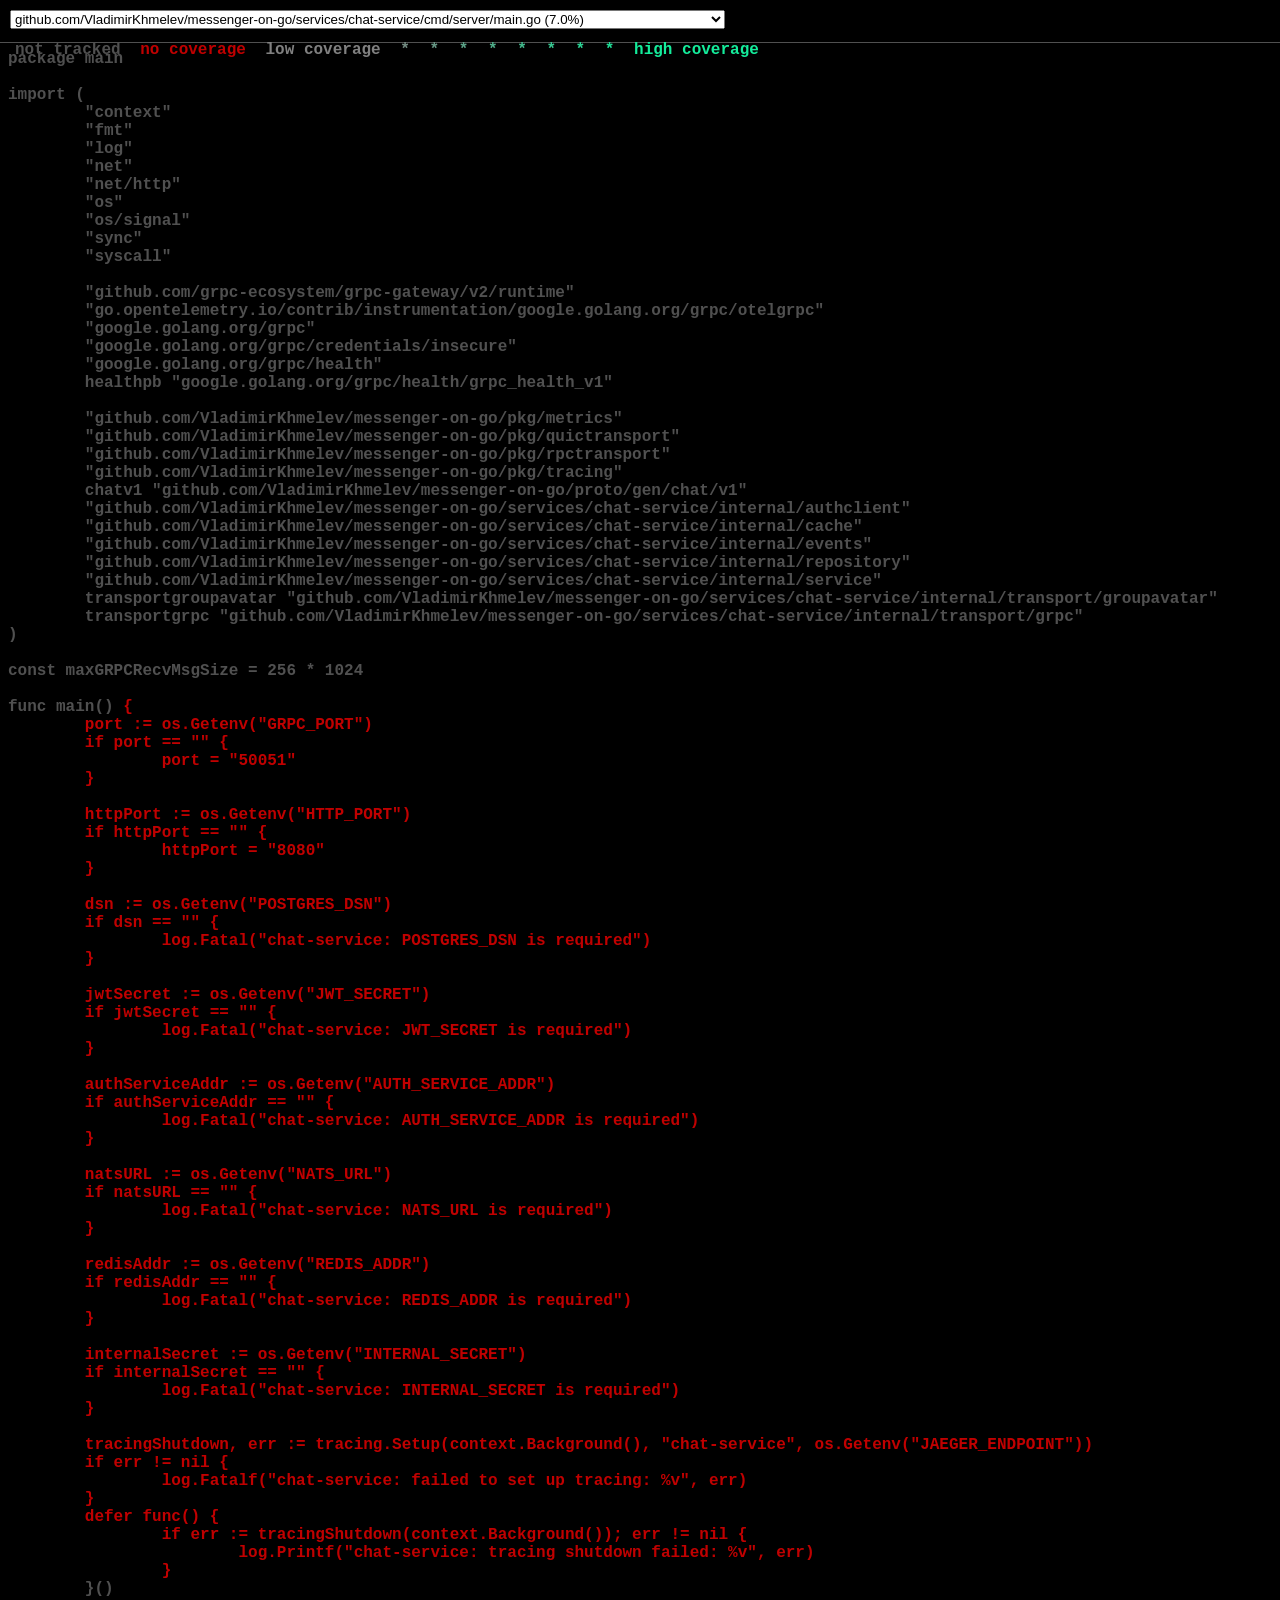
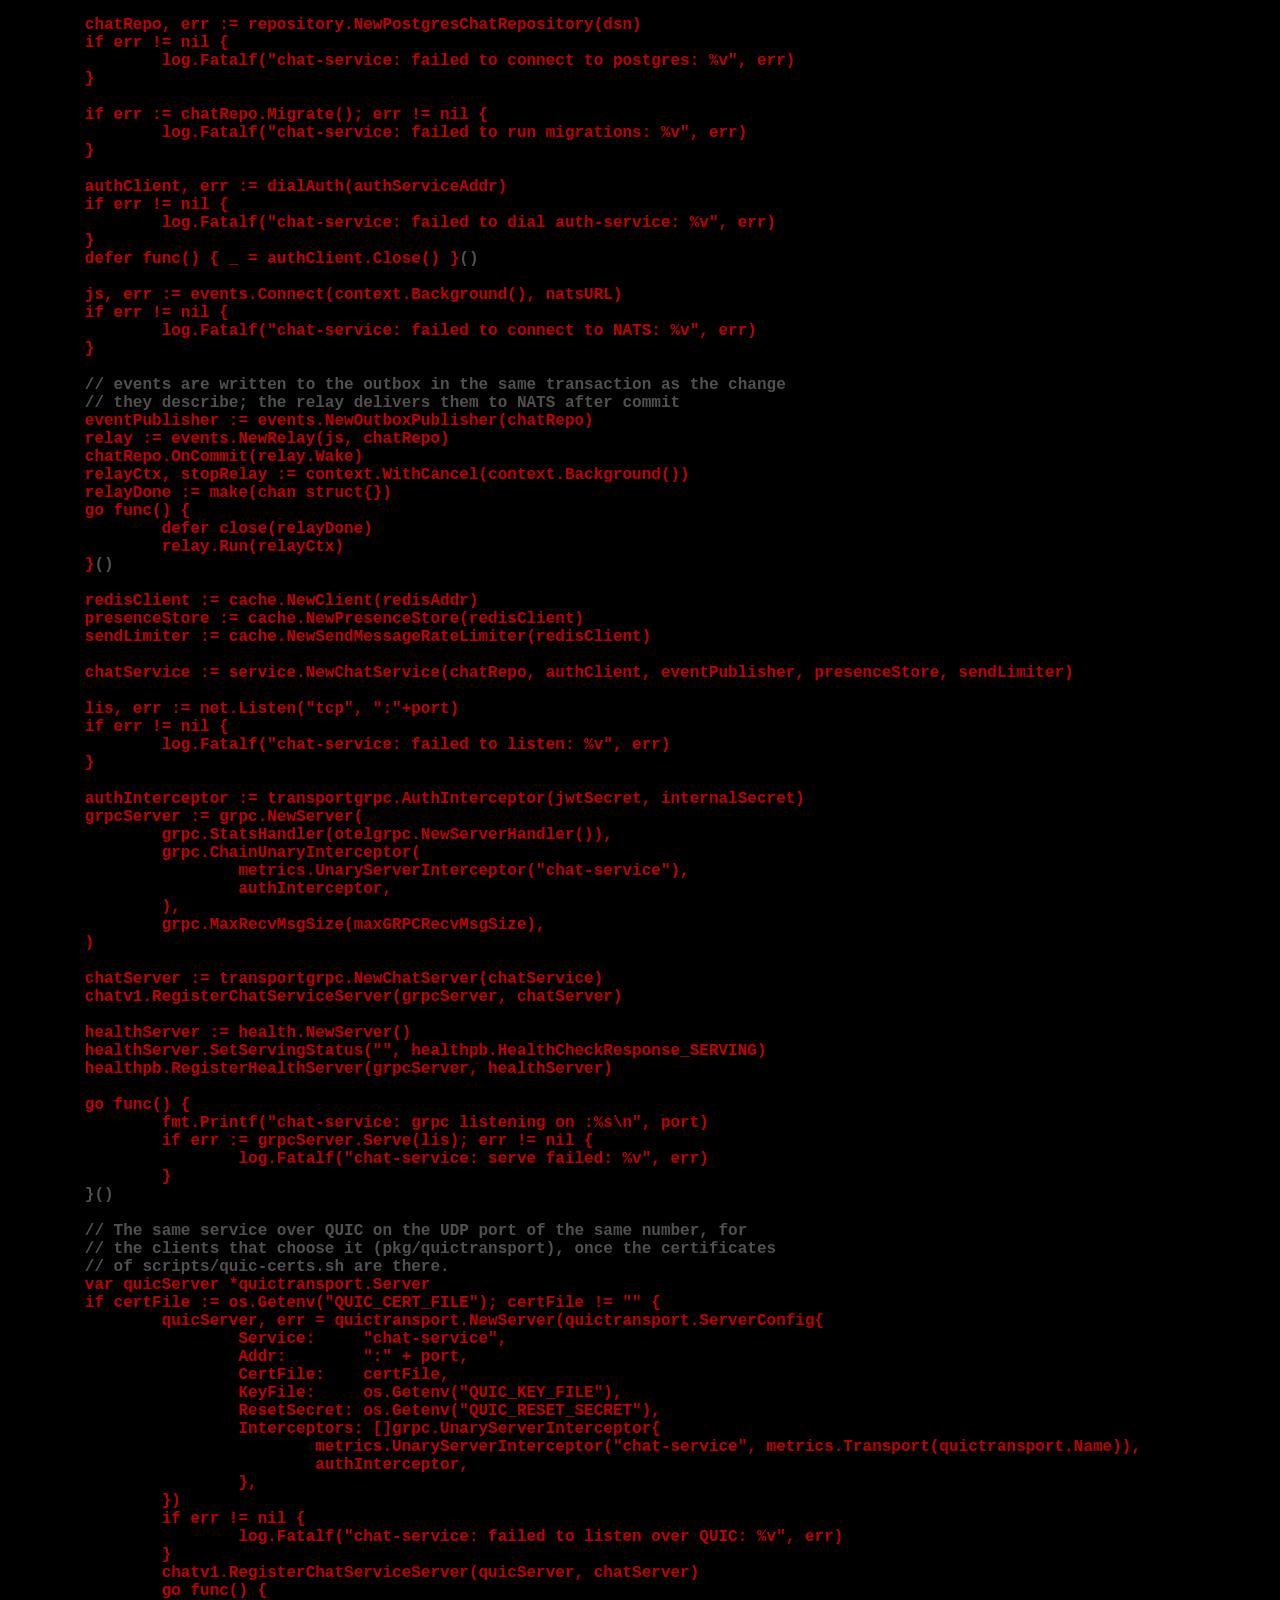
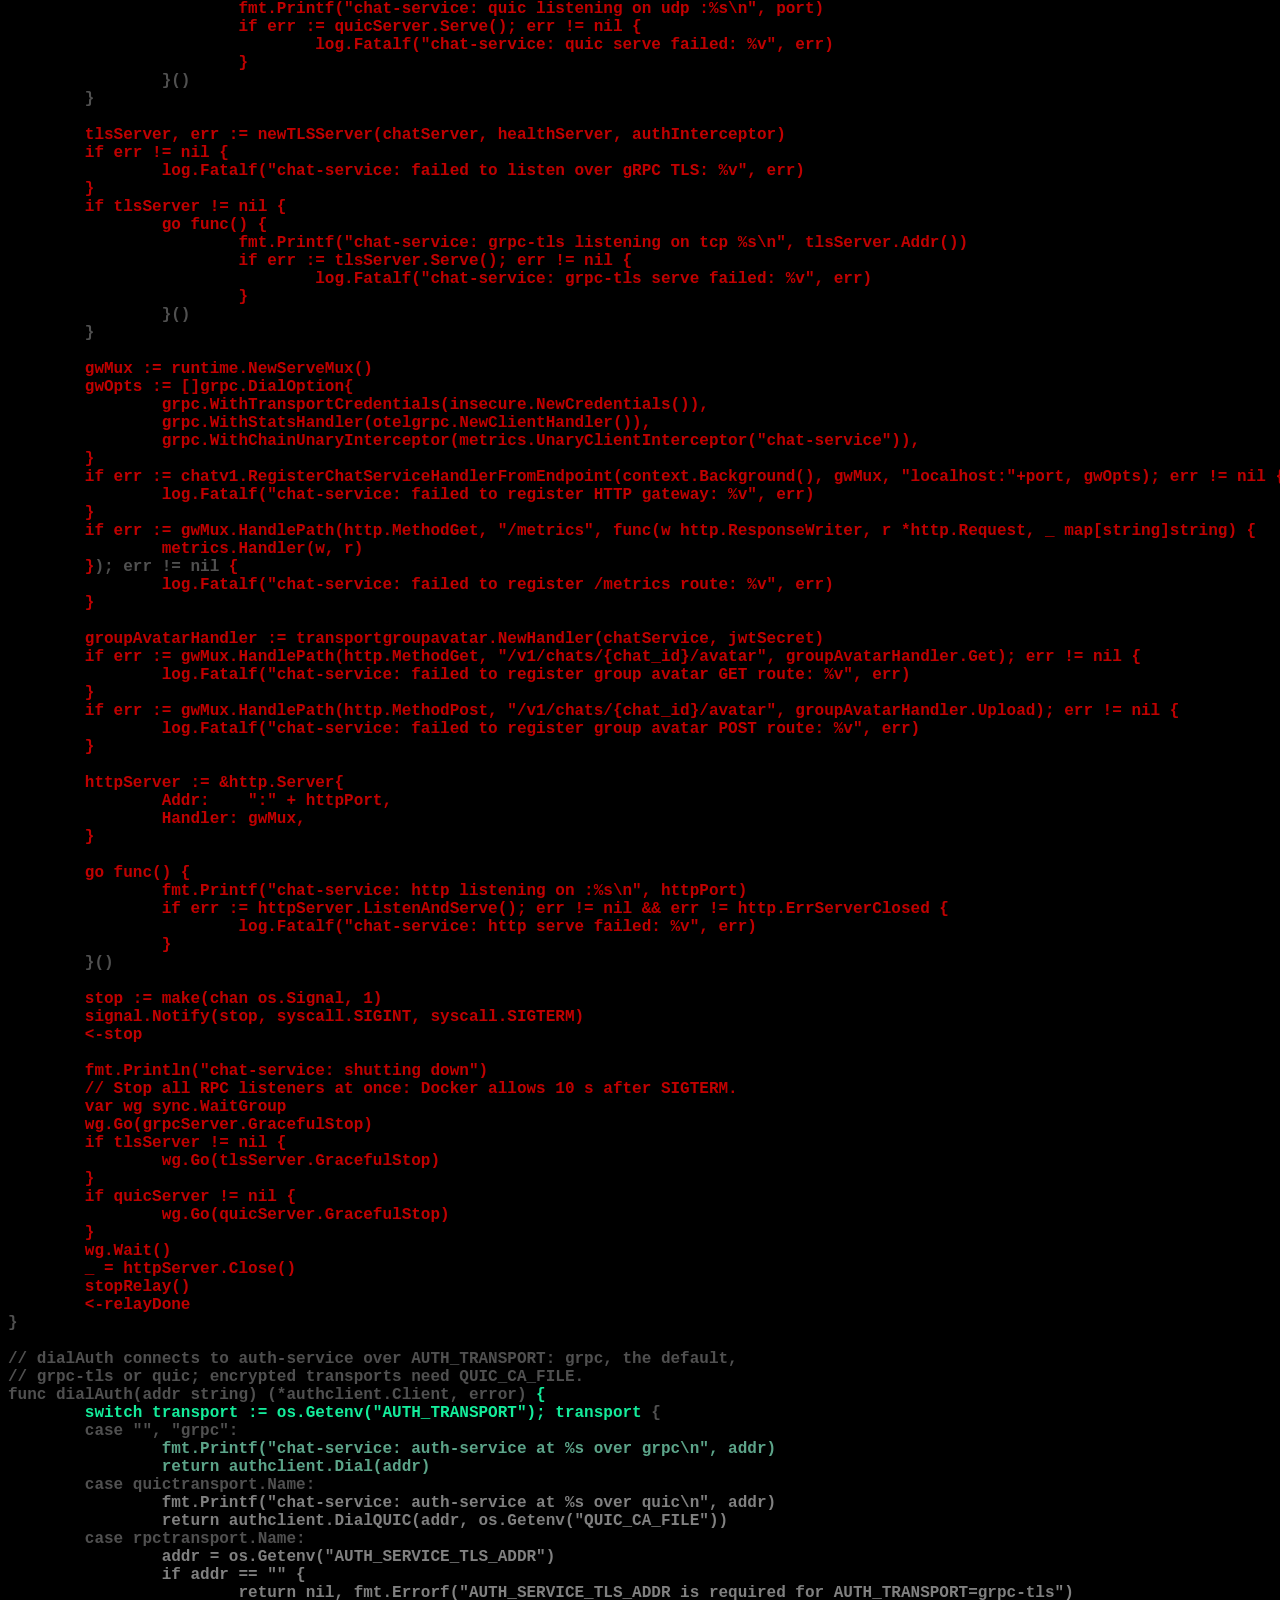
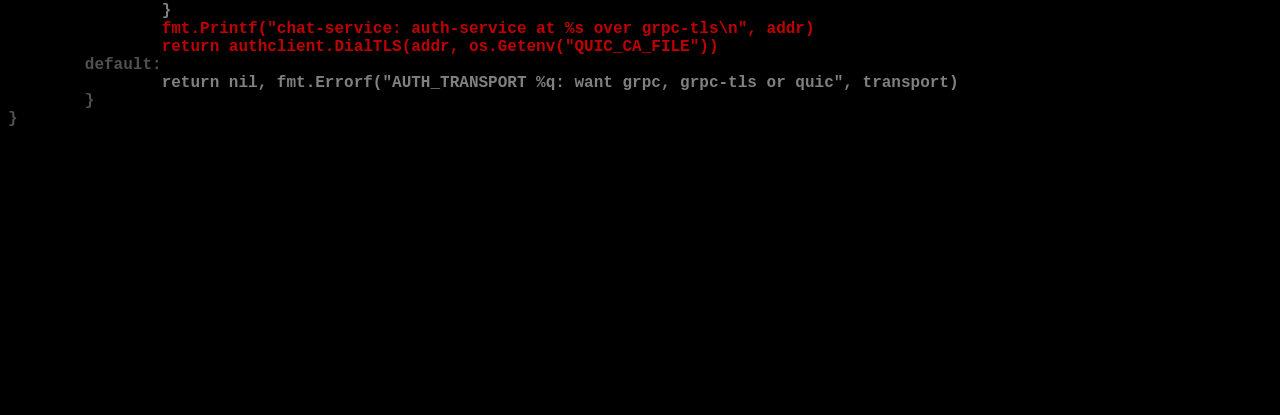
<file: coverage/chat-service/cover.html>
<!DOCTYPE html>
<html>
	<head>
		<meta http-equiv="Content-Type" content="text/html; charset=utf-8">
		<title>server: Go Coverage Report</title>
		<style>
			body {
				background: black;
				color: rgb(80, 80, 80);
			}
			body, pre, #legend span {
				font-family: Menlo, monospace;
				font-weight: bold;
			}
			#topbar {
				background: black;
				position: fixed;
				top: 0; left: 0; right: 0;
				height: 42px;
				border-bottom: 1px solid rgb(80, 80, 80);
			}
			#content {
				margin-top: 50px;
			}
			#nav, #legend {
				float: left;
				margin-left: 10px;
			}
			#legend {
				margin-top: 12px;
			}
			#nav {
				margin-top: 10px;
			}
			#legend span {
				margin: 0 5px;
			}
			.cov0 { color: rgb(192, 0, 0) }
.cov1 { color: rgb(128, 128, 128) }
.cov2 { color: rgb(116, 140, 131) }
.cov3 { color: rgb(104, 152, 134) }
.cov4 { color: rgb(92, 164, 137) }
.cov5 { color: rgb(80, 176, 140) }
.cov6 { color: rgb(68, 188, 143) }
.cov7 { color: rgb(56, 200, 146) }
.cov8 { color: rgb(44, 212, 149) }
.cov9 { color: rgb(32, 224, 152) }
.cov10 { color: rgb(20, 236, 155) }

		</style>
	</head>
	<body>
		<div id="topbar">
			<div id="nav">
				<select id="files">
				
				<option value="file0">github.com/VladimirKhmelev/messenger-on-go/services/chat-service/cmd/server/main.go (7.0%)</option>
				
				<option value="file1">github.com/VladimirKhmelev/messenger-on-go/services/chat-service/cmd/server/tls.go (66.7%)</option>
				
				<option value="file2">github.com/VladimirKhmelev/messenger-on-go/services/chat-service/internal/authclient/authclient.go (85.0%)</option>
				
				<option value="file3">github.com/VladimirKhmelev/messenger-on-go/services/chat-service/internal/cache/presence.go (0.0%)</option>
				
				<option value="file4">github.com/VladimirKhmelev/messenger-on-go/services/chat-service/internal/cache/ratelimit.go (0.0%)</option>
				
				<option value="file5">github.com/VladimirKhmelev/messenger-on-go/services/chat-service/internal/cache/redis.go (0.0%)</option>
				
				<option value="file6">github.com/VladimirKhmelev/messenger-on-go/services/chat-service/internal/events/events.go (0.0%)</option>
				
				<option value="file7">github.com/VladimirKhmelev/messenger-on-go/services/chat-service/internal/events/relay.go (100.0%)</option>
				
				<option value="file8">github.com/VladimirKhmelev/messenger-on-go/services/chat-service/internal/repository/migrations.go (0.0%)</option>
				
				<option value="file9">github.com/VladimirKhmelev/messenger-on-go/services/chat-service/internal/repository/outbox.go (0.0%)</option>
				
				<option value="file10">github.com/VladimirKhmelev/messenger-on-go/services/chat-service/internal/repository/postgres.go (0.0%)</option>
				
				<option value="file11">github.com/VladimirKhmelev/messenger-on-go/services/chat-service/internal/repository/tx.go (0.0%)</option>
				
				<option value="file12">github.com/VladimirKhmelev/messenger-on-go/services/chat-service/internal/service/chat.go (25.3%)</option>
				
				<option value="file13">github.com/VladimirKhmelev/messenger-on-go/services/chat-service/internal/service/group.go (21.1%)</option>
				
				<option value="file14">github.com/VladimirKhmelev/messenger-on-go/services/chat-service/internal/service/message.go (67.8%)</option>
				
				<option value="file15">github.com/VladimirKhmelev/messenger-on-go/services/chat-service/internal/service/moderation.go (57.1%)</option>
				
				<option value="file16">github.com/VladimirKhmelev/messenger-on-go/services/chat-service/internal/service/presence.go (54.5%)</option>
				
				<option value="file17">github.com/VladimirKhmelev/messenger-on-go/services/chat-service/internal/service/validate.go (100.0%)</option>
				
				<option value="file18">github.com/VladimirKhmelev/messenger-on-go/services/chat-service/internal/transport/groupavatar/handler.go (0.0%)</option>
				
				<option value="file19">github.com/VladimirKhmelev/messenger-on-go/services/chat-service/internal/transport/grpc/chat_server.go (28.8%)</option>
				
				<option value="file20">github.com/VladimirKhmelev/messenger-on-go/services/chat-service/internal/transport/grpc/interceptor.go (91.4%)</option>
				
				</select>
			</div>
			<div id="legend">
				<span>not tracked</span>
			
				<span class="cov0">no coverage</span>
				<span class="cov1">low coverage</span>
				<span class="cov2">*</span>
				<span class="cov3">*</span>
				<span class="cov4">*</span>
				<span class="cov5">*</span>
				<span class="cov6">*</span>
				<span class="cov7">*</span>
				<span class="cov8">*</span>
				<span class="cov9">*</span>
				<span class="cov10">high coverage</span>
			
			</div>
		</div>
		<div id="content">
		
		<pre class="file" id="file0" style="display: none">package main

import (
        "context"
        "fmt"
        "log"
        "net"
        "net/http"
        "os"
        "os/signal"
        "sync"
        "syscall"

        "github.com/grpc-ecosystem/grpc-gateway/v2/runtime"
        "go.opentelemetry.io/contrib/instrumentation/google.golang.org/grpc/otelgrpc"
        "google.golang.org/grpc"
        "google.golang.org/grpc/credentials/insecure"
        "google.golang.org/grpc/health"
        healthpb "google.golang.org/grpc/health/grpc_health_v1"

        "github.com/VladimirKhmelev/messenger-on-go/pkg/metrics"
        "github.com/VladimirKhmelev/messenger-on-go/pkg/quictransport"
        "github.com/VladimirKhmelev/messenger-on-go/pkg/rpctransport"
        "github.com/VladimirKhmelev/messenger-on-go/pkg/tracing"
        chatv1 "github.com/VladimirKhmelev/messenger-on-go/proto/gen/chat/v1"
        "github.com/VladimirKhmelev/messenger-on-go/services/chat-service/internal/authclient"
        "github.com/VladimirKhmelev/messenger-on-go/services/chat-service/internal/cache"
        "github.com/VladimirKhmelev/messenger-on-go/services/chat-service/internal/events"
        "github.com/VladimirKhmelev/messenger-on-go/services/chat-service/internal/repository"
        "github.com/VladimirKhmelev/messenger-on-go/services/chat-service/internal/service"
        transportgroupavatar "github.com/VladimirKhmelev/messenger-on-go/services/chat-service/internal/transport/groupavatar"
        transportgrpc "github.com/VladimirKhmelev/messenger-on-go/services/chat-service/internal/transport/grpc"
)

const maxGRPCRecvMsgSize = 256 * 1024

func main() <span class="cov0" title="0">{
        port := os.Getenv("GRPC_PORT")
        if port == "" </span><span class="cov0" title="0">{
                port = "50051"
        }</span>

        <span class="cov0" title="0">httpPort := os.Getenv("HTTP_PORT")
        if httpPort == "" </span><span class="cov0" title="0">{
                httpPort = "8080"
        }</span>

        <span class="cov0" title="0">dsn := os.Getenv("POSTGRES_DSN")
        if dsn == "" </span><span class="cov0" title="0">{
                log.Fatal("chat-service: POSTGRES_DSN is required")
        }</span>

        <span class="cov0" title="0">jwtSecret := os.Getenv("JWT_SECRET")
        if jwtSecret == "" </span><span class="cov0" title="0">{
                log.Fatal("chat-service: JWT_SECRET is required")
        }</span>

        <span class="cov0" title="0">authServiceAddr := os.Getenv("AUTH_SERVICE_ADDR")
        if authServiceAddr == "" </span><span class="cov0" title="0">{
                log.Fatal("chat-service: AUTH_SERVICE_ADDR is required")
        }</span>

        <span class="cov0" title="0">natsURL := os.Getenv("NATS_URL")
        if natsURL == "" </span><span class="cov0" title="0">{
                log.Fatal("chat-service: NATS_URL is required")
        }</span>

        <span class="cov0" title="0">redisAddr := os.Getenv("REDIS_ADDR")
        if redisAddr == "" </span><span class="cov0" title="0">{
                log.Fatal("chat-service: REDIS_ADDR is required")
        }</span>

        <span class="cov0" title="0">internalSecret := os.Getenv("INTERNAL_SECRET")
        if internalSecret == "" </span><span class="cov0" title="0">{
                log.Fatal("chat-service: INTERNAL_SECRET is required")
        }</span>

        <span class="cov0" title="0">tracingShutdown, err := tracing.Setup(context.Background(), "chat-service", os.Getenv("JAEGER_ENDPOINT"))
        if err != nil </span><span class="cov0" title="0">{
                log.Fatalf("chat-service: failed to set up tracing: %v", err)
        }</span>
        <span class="cov0" title="0">defer func() </span><span class="cov0" title="0">{
                if err := tracingShutdown(context.Background()); err != nil </span><span class="cov0" title="0">{
                        log.Printf("chat-service: tracing shutdown failed: %v", err)
                }</span>
        }()

        <span class="cov0" title="0">chatRepo, err := repository.NewPostgresChatRepository(dsn)
        if err != nil </span><span class="cov0" title="0">{
                log.Fatalf("chat-service: failed to connect to postgres: %v", err)
        }</span>

        <span class="cov0" title="0">if err := chatRepo.Migrate(); err != nil </span><span class="cov0" title="0">{
                log.Fatalf("chat-service: failed to run migrations: %v", err)
        }</span>

        <span class="cov0" title="0">authClient, err := dialAuth(authServiceAddr)
        if err != nil </span><span class="cov0" title="0">{
                log.Fatalf("chat-service: failed to dial auth-service: %v", err)
        }</span>
        <span class="cov0" title="0">defer func() </span><span class="cov0" title="0">{ _ = authClient.Close() }</span>()

        <span class="cov0" title="0">js, err := events.Connect(context.Background(), natsURL)
        if err != nil </span><span class="cov0" title="0">{
                log.Fatalf("chat-service: failed to connect to NATS: %v", err)
        }</span>

        // events are written to the outbox in the same transaction as the change
        // they describe; the relay delivers them to NATS after commit
        <span class="cov0" title="0">eventPublisher := events.NewOutboxPublisher(chatRepo)
        relay := events.NewRelay(js, chatRepo)
        chatRepo.OnCommit(relay.Wake)
        relayCtx, stopRelay := context.WithCancel(context.Background())
        relayDone := make(chan struct{})
        go func() </span><span class="cov0" title="0">{
                defer close(relayDone)
                relay.Run(relayCtx)
        }</span>()

        <span class="cov0" title="0">redisClient := cache.NewClient(redisAddr)
        presenceStore := cache.NewPresenceStore(redisClient)
        sendLimiter := cache.NewSendMessageRateLimiter(redisClient)

        chatService := service.NewChatService(chatRepo, authClient, eventPublisher, presenceStore, sendLimiter)

        lis, err := net.Listen("tcp", ":"+port)
        if err != nil </span><span class="cov0" title="0">{
                log.Fatalf("chat-service: failed to listen: %v", err)
        }</span>

        <span class="cov0" title="0">authInterceptor := transportgrpc.AuthInterceptor(jwtSecret, internalSecret)
        grpcServer := grpc.NewServer(
                grpc.StatsHandler(otelgrpc.NewServerHandler()),
                grpc.ChainUnaryInterceptor(
                        metrics.UnaryServerInterceptor("chat-service"),
                        authInterceptor,
                ),
                grpc.MaxRecvMsgSize(maxGRPCRecvMsgSize),
        )

        chatServer := transportgrpc.NewChatServer(chatService)
        chatv1.RegisterChatServiceServer(grpcServer, chatServer)

        healthServer := health.NewServer()
        healthServer.SetServingStatus("", healthpb.HealthCheckResponse_SERVING)
        healthpb.RegisterHealthServer(grpcServer, healthServer)

        go func() </span><span class="cov0" title="0">{
                fmt.Printf("chat-service: grpc listening on :%s\n", port)
                if err := grpcServer.Serve(lis); err != nil </span><span class="cov0" title="0">{
                        log.Fatalf("chat-service: serve failed: %v", err)
                }</span>
        }()

        // The same service over QUIC on the UDP port of the same number, for
        // the clients that choose it (pkg/quictransport), once the certificates
        // of scripts/quic-certs.sh are there.
        <span class="cov0" title="0">var quicServer *quictransport.Server
        if certFile := os.Getenv("QUIC_CERT_FILE"); certFile != "" </span><span class="cov0" title="0">{
                quicServer, err = quictransport.NewServer(quictransport.ServerConfig{
                        Service:     "chat-service",
                        Addr:        ":" + port,
                        CertFile:    certFile,
                        KeyFile:     os.Getenv("QUIC_KEY_FILE"),
                        ResetSecret: os.Getenv("QUIC_RESET_SECRET"),
                        Interceptors: []grpc.UnaryServerInterceptor{
                                metrics.UnaryServerInterceptor("chat-service", metrics.Transport(quictransport.Name)),
                                authInterceptor,
                        },
                })
                if err != nil </span><span class="cov0" title="0">{
                        log.Fatalf("chat-service: failed to listen over QUIC: %v", err)
                }</span>
                <span class="cov0" title="0">chatv1.RegisterChatServiceServer(quicServer, chatServer)
                go func() </span><span class="cov0" title="0">{
                        fmt.Printf("chat-service: quic listening on udp :%s\n", port)
                        if err := quicServer.Serve(); err != nil </span><span class="cov0" title="0">{
                                log.Fatalf("chat-service: quic serve failed: %v", err)
                        }</span>
                }()
        }

        <span class="cov0" title="0">tlsServer, err := newTLSServer(chatServer, healthServer, authInterceptor)
        if err != nil </span><span class="cov0" title="0">{
                log.Fatalf("chat-service: failed to listen over gRPC TLS: %v", err)
        }</span>
        <span class="cov0" title="0">if tlsServer != nil </span><span class="cov0" title="0">{
                go func() </span><span class="cov0" title="0">{
                        fmt.Printf("chat-service: grpc-tls listening on tcp %s\n", tlsServer.Addr())
                        if err := tlsServer.Serve(); err != nil </span><span class="cov0" title="0">{
                                log.Fatalf("chat-service: grpc-tls serve failed: %v", err)
                        }</span>
                }()
        }

        <span class="cov0" title="0">gwMux := runtime.NewServeMux()
        gwOpts := []grpc.DialOption{
                grpc.WithTransportCredentials(insecure.NewCredentials()),
                grpc.WithStatsHandler(otelgrpc.NewClientHandler()),
                grpc.WithChainUnaryInterceptor(metrics.UnaryClientInterceptor("chat-service")),
        }
        if err := chatv1.RegisterChatServiceHandlerFromEndpoint(context.Background(), gwMux, "localhost:"+port, gwOpts); err != nil </span><span class="cov0" title="0">{
                log.Fatalf("chat-service: failed to register HTTP gateway: %v", err)
        }</span>
        <span class="cov0" title="0">if err := gwMux.HandlePath(http.MethodGet, "/metrics", func(w http.ResponseWriter, r *http.Request, _ map[string]string) </span><span class="cov0" title="0">{
                metrics.Handler(w, r)
        }</span>); err != nil <span class="cov0" title="0">{
                log.Fatalf("chat-service: failed to register /metrics route: %v", err)
        }</span>

        <span class="cov0" title="0">groupAvatarHandler := transportgroupavatar.NewHandler(chatService, jwtSecret)
        if err := gwMux.HandlePath(http.MethodGet, "/v1/chats/{chat_id}/avatar", groupAvatarHandler.Get); err != nil </span><span class="cov0" title="0">{
                log.Fatalf("chat-service: failed to register group avatar GET route: %v", err)
        }</span>
        <span class="cov0" title="0">if err := gwMux.HandlePath(http.MethodPost, "/v1/chats/{chat_id}/avatar", groupAvatarHandler.Upload); err != nil </span><span class="cov0" title="0">{
                log.Fatalf("chat-service: failed to register group avatar POST route: %v", err)
        }</span>

        <span class="cov0" title="0">httpServer := &amp;http.Server{
                Addr:    ":" + httpPort,
                Handler: gwMux,
        }

        go func() </span><span class="cov0" title="0">{
                fmt.Printf("chat-service: http listening on :%s\n", httpPort)
                if err := httpServer.ListenAndServe(); err != nil &amp;&amp; err != http.ErrServerClosed </span><span class="cov0" title="0">{
                        log.Fatalf("chat-service: http serve failed: %v", err)
                }</span>
        }()

        <span class="cov0" title="0">stop := make(chan os.Signal, 1)
        signal.Notify(stop, syscall.SIGINT, syscall.SIGTERM)
        &lt;-stop

        fmt.Println("chat-service: shutting down")
        // Stop all RPC listeners at once: Docker allows 10 s after SIGTERM.
        var wg sync.WaitGroup
        wg.Go(grpcServer.GracefulStop)
        if tlsServer != nil </span><span class="cov0" title="0">{
                wg.Go(tlsServer.GracefulStop)
        }</span>
        <span class="cov0" title="0">if quicServer != nil </span><span class="cov0" title="0">{
                wg.Go(quicServer.GracefulStop)
        }</span>
        <span class="cov0" title="0">wg.Wait()
        _ = httpServer.Close()
        stopRelay()
        &lt;-relayDone</span>
}

// dialAuth connects to auth-service over AUTH_TRANSPORT: grpc, the default,
// grpc-tls or quic; encrypted transports need QUIC_CA_FILE.
func dialAuth(addr string) (*authclient.Client, error) <span class="cov10" title="5">{
        switch transport := os.Getenv("AUTH_TRANSPORT"); transport </span>{
        case "", "grpc":<span class="cov4" title="2">
                fmt.Printf("chat-service: auth-service at %s over grpc\n", addr)
                return authclient.Dial(addr)</span>
        case quictransport.Name:<span class="cov1" title="1">
                fmt.Printf("chat-service: auth-service at %s over quic\n", addr)
                return authclient.DialQUIC(addr, os.Getenv("QUIC_CA_FILE"))</span>
        case rpctransport.Name:<span class="cov1" title="1">
                addr = os.Getenv("AUTH_SERVICE_TLS_ADDR")
                if addr == "" </span><span class="cov1" title="1">{
                        return nil, fmt.Errorf("AUTH_SERVICE_TLS_ADDR is required for AUTH_TRANSPORT=grpc-tls")
                }</span>
                <span class="cov0" title="0">fmt.Printf("chat-service: auth-service at %s over grpc-tls\n", addr)
                return authclient.DialTLS(addr, os.Getenv("QUIC_CA_FILE"))</span>
        default:<span class="cov1" title="1">
                return nil, fmt.Errorf("AUTH_TRANSPORT %q: want grpc, grpc-tls or quic", transport)</span>
        }
}
</pre>
		
		<pre class="file" id="file1" style="display: none">package main

import (
        "os"

        "google.golang.org/grpc"
        healthpb "google.golang.org/grpc/health/grpc_health_v1"

        "github.com/VladimirKhmelev/messenger-on-go/pkg/metrics"
        "github.com/VladimirKhmelev/messenger-on-go/pkg/rpctransport"
        chatv1 "github.com/VladimirKhmelev/messenger-on-go/proto/gen/chat/v1"
)

// newTLSServer exposes the existing handlers on an optional internal TCP port.
func newTLSServer(handler chatv1.ChatServiceServer, health healthpb.HealthServer, auth grpc.UnaryServerInterceptor) (*rpctransport.Server, error) <span class="cov10" title="2">{
        port := os.Getenv("GRPC_TLS_PORT")
        if port == "" </span><span class="cov1" title="1">{
                return nil, nil
        }</span>
        <span class="cov1" title="1">srv, err := rpctransport.NewServer(rpctransport.ServerConfig{
                Addr: ":" + port, CertFile: os.Getenv("QUIC_CERT_FILE"), KeyFile: os.Getenv("QUIC_KEY_FILE"),
                Interceptors: []grpc.UnaryServerInterceptor{
                        metrics.UnaryServerInterceptor("chat-service", metrics.Transport(rpctransport.Name)), auth,
                },
        }, grpc.MaxRecvMsgSize(maxGRPCRecvMsgSize))
        if err != nil </span><span class="cov1" title="1">{
                return nil, err
        }</span>
        <span class="cov0" title="0">chatv1.RegisterChatServiceServer(srv, handler)
        healthpb.RegisterHealthServer(srv, health)
        return srv, nil</span>
}
</pre>
		
		<pre class="file" id="file2" style="display: none">package authclient

import (
        "context"

        "go.opentelemetry.io/contrib/instrumentation/google.golang.org/grpc/otelgrpc"
        "google.golang.org/grpc"
        "google.golang.org/grpc/codes"
        "google.golang.org/grpc/credentials/insecure"
        "google.golang.org/grpc/metadata"
        "google.golang.org/grpc/status"

        "github.com/VladimirKhmelev/messenger-on-go/pkg/metrics"
        "github.com/VladimirKhmelev/messenger-on-go/pkg/quictransport"
        "github.com/VladimirKhmelev/messenger-on-go/pkg/rpctransport"
        authv1 "github.com/VladimirKhmelev/messenger-on-go/proto/gen/auth/v1"
)

type Client struct {
        conn conn
        auth authv1.AuthServiceClient
}

// conn is the connection to auth-service, over gRPC or QUIC.
type conn interface {
        grpc.ClientConnInterface
        Close() error
}

func Dial(addr string) (*Client, error) <span class="cov3" title="2">{
        conn, err := grpc.NewClient(addr,
                grpc.WithTransportCredentials(insecure.NewCredentials()),
                grpc.WithNoProxy(),
                grpc.WithStatsHandler(otelgrpc.NewClientHandler()),
                grpc.WithChainUnaryInterceptor(metrics.UnaryClientInterceptor("chat-service")),
        )
        if err != nil </span><span class="cov0" title="0">{
                return nil, err
        }</span>
        <span class="cov3" title="2">return &amp;Client{conn: conn, auth: authv1.NewAuthServiceClient(conn)}, nil</span>
}

// DialQUIC is Dial over QUIC; caFile holds the CA certificate used to
// verify auth-service's certificate.
func DialQUIC(addr, caFile string) (*Client, error) <span class="cov4" title="3">{
        conn, err := quictransport.Dial(quictransport.ClientConfig{
                Addr:   addr,
                CAFile: caFile,
                Interceptors: []grpc.UnaryClientInterceptor{
                        metrics.UnaryClientInterceptor("chat-service", metrics.Transport(quictransport.Name)),
                },
        })
        if err != nil </span><span class="cov0" title="0">{
                return nil, err
        }</span>
        <span class="cov4" title="3">return &amp;Client{conn: conn, auth: authv1.NewAuthServiceClient(conn)}, nil</span>
}

// DialTLS is Dial over gRPC with TLS 1.3; caFile holds the CA certificate used to
// verify auth-service's certificate.
func DialTLS(addr, caFile string) (*Client, error) <span class="cov3" title="2">{
        conn, err := rpctransport.Dial(rpctransport.ClientConfig{
                Addr:   addr,
                CAFile: caFile,
                Interceptors: []grpc.UnaryClientInterceptor{
                        metrics.UnaryClientInterceptor("chat-service", metrics.Transport(rpctransport.Name)),
                },
        })
        if err != nil </span><span class="cov0" title="0">{
                return nil, err
        }</span>
        <span class="cov3" title="2">return &amp;Client{conn: conn, auth: authv1.NewAuthServiceClient(conn)}, nil</span>
}

func (c *Client) Close() error <span class="cov7" title="8">{
        return c.conn.Close()
}</span>

func (c *Client) UserExists(ctx context.Context, bearerToken, userID string) (bool, error) <span class="cov10" title="16">{
        ctx = metadata.AppendToOutgoingContext(ctx, "authorization", "Bearer "+bearerToken)

        _, err := c.auth.GetUserByID(ctx, &amp;authv1.GetUserByIDRequest{UserId: userID})
        if err != nil </span><span class="cov9" title="13">{
                if status.Code(err) == codes.NotFound </span><span class="cov4" title="3">{
                        return false, nil
                }</span>
                <span class="cov8" title="10">return false, err</span>
        }
        <span class="cov4" title="3">return true, nil</span>
}
</pre>
		
		<pre class="file" id="file3" style="display: none">package cache

import (
        "context"
        "errors"
        "time"

        "github.com/redis/go-redis/v9"
)

const (
        onlineKeyPrefix   = "chat:online:"
        lastSeenKeyPrefix = "chat:last_seen:"
        onlineTTL         = 30 * time.Second

        typingKeyPrefix = "chat:typing:"
        typingTTL       = 3 * time.Second
)

type PresenceStore struct {
        client *redis.Client
}

func NewPresenceStore(client *redis.Client) *PresenceStore <span class="cov0" title="0">{
        return &amp;PresenceStore{client: client}
}</span>

func (s *PresenceStore) SetOnline(ctx context.Context, userID string) error <span class="cov0" title="0">{
        return s.client.Set(ctx, onlineKeyPrefix+userID, "1", onlineTTL).Err()
}</span>

func (s *PresenceStore) SetOffline(ctx context.Context, userID string) error <span class="cov0" title="0">{
        if err := s.client.Set(ctx, lastSeenKeyPrefix+userID, time.Now().Unix(), 0).Err(); err != nil </span><span class="cov0" title="0">{
                return err
        }</span>
        <span class="cov0" title="0">return s.client.Del(ctx, onlineKeyPrefix+userID).Err()</span>
}

func (s *PresenceStore) IsOnline(ctx context.Context, userID string) (bool, error) <span class="cov0" title="0">{
        exists, err := s.client.Exists(ctx, onlineKeyPrefix+userID).Result()
        if err != nil </span><span class="cov0" title="0">{
                return false, err
        }</span>
        <span class="cov0" title="0">return exists &gt; 0, nil</span>
}

func (s *PresenceStore) LastSeen(ctx context.Context, userID string) (int64, error) <span class="cov0" title="0">{
        val, err := s.client.Get(ctx, lastSeenKeyPrefix+userID).Int64()
        if errors.Is(err, redis.Nil) </span><span class="cov0" title="0">{
                return 0, nil
        }</span>
        <span class="cov0" title="0">if err != nil </span><span class="cov0" title="0">{
                return 0, err
        }</span>
        <span class="cov0" title="0">return val, nil</span>
}

func (s *PresenceStore) SetTyping(ctx context.Context, chatID, userID string) error <span class="cov0" title="0">{
        return s.client.Set(ctx, typingKeyPrefix+chatID+":"+userID, "1", typingTTL).Err()
}</span>

func (s *PresenceStore) IsTyping(ctx context.Context, chatID, userID string) (bool, error) <span class="cov0" title="0">{
        exists, err := s.client.Exists(ctx, typingKeyPrefix+chatID+":"+userID).Result()
        if err != nil </span><span class="cov0" title="0">{
                return false, err
        }</span>
        <span class="cov0" title="0">return exists &gt; 0, nil</span>
}
</pre>
		
		<pre class="file" id="file4" style="display: none">package cache

import (
        "context"
        "time"

        "github.com/redis/go-redis/v9"
)

const (
        sendMessageRateLimitKeyPrefix = "chat:send-attempts:"
        SendMessageRateLimitMax       = 30
        SendMessageRateLimitWindow    = time.Minute
)

type SendMessageRateLimiter struct {
        client *redis.Client
}

func NewSendMessageRateLimiter(client *redis.Client) *SendMessageRateLimiter <span class="cov0" title="0">{
        return &amp;SendMessageRateLimiter{client: client}
}</span>

func (l *SendMessageRateLimiter) Allow(ctx context.Context, userID string) (bool, error) <span class="cov0" title="0">{
        redisKey := sendMessageRateLimitKeyPrefix + userID

        count, err := l.client.Incr(ctx, redisKey).Result()
        if err != nil </span><span class="cov0" title="0">{
                return false, err
        }</span>

        <span class="cov0" title="0">if count == 1 </span><span class="cov0" title="0">{
                if err := l.client.Expire(ctx, redisKey, SendMessageRateLimitWindow).Err(); err != nil </span><span class="cov0" title="0">{
                        return false, err
                }</span>
        }

        <span class="cov0" title="0">return count &lt;= SendMessageRateLimitMax, nil</span>
}
</pre>
		
		<pre class="file" id="file5" style="display: none">package cache

import (
        "github.com/redis/go-redis/v9"
)

func NewClient(addr string) *redis.Client <span class="cov0" title="0">{
        return redis.NewClient(&amp;redis.Options{Addr: addr})
}</span>
</pre>
		
		<pre class="file" id="file6" style="display: none">package events

import (
        "context"
        "encoding/json"

        "github.com/nats-io/nats.go"
        "github.com/nats-io/nats.go/jetstream"

        "github.com/VladimirKhmelev/messenger-on-go/pkg/tracing"
        "github.com/VladimirKhmelev/messenger-on-go/services/chat-service/internal/domain"
)

const (
        StreamName = "CHAT_EVENTS"

        SubjectMessageCreated = "msg.created"
        SubjectMessageUpdated = "msg.updated"
        SubjectMessageDeleted = "msg.deleted"
        SubjectMessageRead    = "msg.read"
        SubjectChatDeleted    = "chat.deleted"
)

// Connect opens JetStream and makes sure the stream the relay publishes to
// exists.
func Connect(ctx context.Context, url string) (jetstream.JetStream, error) <span class="cov0" title="0">{
        nc, err := nats.Connect(url)
        if err != nil </span><span class="cov0" title="0">{
                return nil, err
        }</span>
        <span class="cov0" title="0">js, err := jetstream.New(nc)
        if err != nil </span><span class="cov0" title="0">{
                return nil, err
        }</span>
        <span class="cov0" title="0">_, err = js.CreateOrUpdateStream(ctx, jetstream.StreamConfig{
                Name:     StreamName,
                Subjects: []string{"msg.*", "chat.*"},
        })
        if err != nil </span><span class="cov0" title="0">{
                return nil, err
        }</span>
        <span class="cov0" title="0">return js, nil</span>
}

type OutboxStore interface {
        EnqueueOutbox(ctx context.Context, subject string, payload []byte, headers map[string][]string) error
}

type OutboxPublisher struct {
        store OutboxStore
}

func NewOutboxPublisher(store OutboxStore) *OutboxPublisher <span class="cov0" title="0">{
        return &amp;OutboxPublisher{store: store}
}</span>

func (p *OutboxPublisher) PublishMessageCreated(ctx context.Context, event domain.MessageCreated) error <span class="cov0" title="0">{
        return p.enqueue(ctx, SubjectMessageCreated, event)
}</span>

func (p *OutboxPublisher) PublishMessageUpdated(ctx context.Context, event domain.MessageUpdated) error <span class="cov0" title="0">{
        subject := SubjectMessageUpdated
        if event.Deleted </span><span class="cov0" title="0">{
                subject = SubjectMessageDeleted
        }</span>
        <span class="cov0" title="0">return p.enqueue(ctx, subject, event)</span>
}

func (p *OutboxPublisher) PublishMessageRead(ctx context.Context, event domain.MessageRead) error <span class="cov0" title="0">{
        return p.enqueue(ctx, SubjectMessageRead, event)
}</span>

func (p *OutboxPublisher) PublishChatDeleted(ctx context.Context, event domain.ChatDeleted) error <span class="cov0" title="0">{
        return p.enqueue(ctx, SubjectChatDeleted, event)
}</span>

// enqueue stores the trace context of the request that produced the event,
// so consumers stay linked to it even though NATS delivery happens later
// from the relay.
func (p *OutboxPublisher) enqueue(ctx context.Context, subject string, event any) error <span class="cov0" title="0">{
        payload, err := json.Marshal(event)
        if err != nil </span><span class="cov0" title="0">{
                return err
        }</span>
        <span class="cov0" title="0">ctx, header, span := tracing.StartPublishSpan(ctx, subject)
        defer span.End()
        return p.store.EnqueueOutbox(ctx, subject, payload, header)</span>
}
</pre>
		
		<pre class="file" id="file7" style="display: none">package events

import (
        "context"
        "log"
        "strconv"
        "time"

        "github.com/nats-io/nats.go"
        "github.com/nats-io/nats.go/jetstream"

        "github.com/VladimirKhmelev/messenger-on-go/services/chat-service/internal/domain"
)

const (
        relayBatchSize    = 100
        relayPollInterval = time.Second
)

type RelayStore interface {
        RelayOutbox(ctx context.Context, limit int, publish func(ctx context.Context, msg domain.OutboxMessage) error) (int, error)
}

type msgPublisher interface {
        PublishMsg(ctx context.Context, msg *nats.Msg, opts ...jetstream.PublishOpt) (*jetstream.PubAck, error)
}

// Relay moves committed outbox events to JetStream. Delivery is
// at-least-once on our side (an event is deleted only after the broker
// acknowledged it); the outbox ID goes out as Nats-Msg-Id, so JetStream
// drops a resend of the same event within its dedup window.
type Relay struct {
        js    msgPublisher
        store RelayStore
        wake  chan struct{}
}

func NewRelay(js msgPublisher, store RelayStore) *Relay <span class="cov3" title="5">{
        return &amp;Relay{js: js, store: store, wake: make(chan struct{}, 1)}
}</span>

// Wake asks the relay to publish now. It never blocks: if a wake-up is
// already pending, that one will pick up the new events too.
func (r *Relay) Wake() <span class="cov5" title="11">{
        select </span>{
        case r.wake &lt;- struct{}{}:<span class="cov2" title="2"></span>
        default:<span class="cov4" title="9"></span>
        }
}

// Run publishes until ctx is canceled.
func (r *Relay) Run(ctx context.Context) <span class="cov1" title="1">{
        ticker := time.NewTicker(relayPollInterval)
        defer ticker.Stop()

        for </span><span class="cov2" title="2">{
                r.drain(ctx)
                select </span>{
                case &lt;-ctx.Done():<span class="cov1" title="1">
                        return</span>
                case &lt;-r.wake:<span class="cov1" title="1"></span>
                case &lt;-ticker.C:<span class="cov0" title="0"></span>
                }
        }
}

func (r *Relay) drain(ctx context.Context) <span class="cov3" title="5">{
        for ctx.Err() == nil </span><span class="cov4" title="7">{
                n, err := r.store.RelayOutbox(ctx, relayBatchSize, r.publish)
                if err != nil </span><span class="cov1" title="1">{
                        log.Printf("chat-service: outbox relay: %v", err)
                        return
                }</span>
                <span class="cov4" title="6">if n &lt; relayBatchSize </span><span class="cov3" title="4">{
                        return
                }</span>
        }
}

func (r *Relay) publish(ctx context.Context, msg domain.OutboxMessage) error <span class="cov10" title="212">{
        header := nats.Header{}
        for k, v := range msg.Headers </span><span class="cov10" title="212">{
                header[k] = v
        }</span>
        <span class="cov10" title="212">header.Set(jetstream.MsgIDHeader, "chat-outbox-"+strconv.FormatInt(msg.ID, 10))
        _, err := r.js.PublishMsg(ctx, &amp;nats.Msg{Subject: msg.Subject, Data: msg.Payload, Header: header})
        return err</span>
}
</pre>
		
		<pre class="file" id="file8" style="display: none">package repository

import (
        "embed"
        "errors"

        "github.com/golang-migrate/migrate/v4"
        pgxmigrate "github.com/golang-migrate/migrate/v4/database/pgx/v5"
        "github.com/golang-migrate/migrate/v4/source/iofs"
)

//go:embed migrations/*.sql
var migrationFiles embed.FS

func (r *PostgresChatRepository) Migrate() error <span class="cov0" title="0">{
        files, err := iofs.New(migrationFiles, "migrations")
        if err != nil </span><span class="cov0" title="0">{
                return err
        }</span>

        <span class="cov0" title="0">driver, err := pgxmigrate.WithInstance(r.conn.DB, &amp;pgxmigrate.Config{})
        if err != nil </span><span class="cov0" title="0">{
                return err
        }</span>

        <span class="cov0" title="0">m, err := migrate.NewWithInstance("iofs", files, "pgx5", driver)
        if err != nil </span><span class="cov0" title="0">{
                return err
        }</span>

        <span class="cov0" title="0">if err := m.Up(); err != nil &amp;&amp; !errors.Is(err, migrate.ErrNoChange) </span><span class="cov0" title="0">{
                return err
        }</span>

        <span class="cov0" title="0">return nil</span>
}
</pre>
		
		<pre class="file" id="file9" style="display: none">package repository

import (
        "context"
        "encoding/json"
        "errors"

        "github.com/jmoiron/sqlx"

        "github.com/VladimirKhmelev/messenger-on-go/services/chat-service/internal/domain"
)

var errOutboxOutsideTx = errors.New("outbox: enqueue must run inside WithTx")

func (r *PostgresChatRepository) EnqueueOutbox(ctx context.Context, subject string, payload []byte, headers map[string][]string) error <span class="cov0" title="0">{
        st := txFrom(ctx)
        if st == nil </span><span class="cov0" title="0">{
                return errOutboxOutsideTx
        }</span>
        <span class="cov0" title="0">st.enqueuedOutbox = true
        if headers == nil </span><span class="cov0" title="0">{
                headers = map[string][]string{}
        }</span>
        <span class="cov0" title="0">encodedHeaders, err := json.Marshal(headers)
        if err != nil </span><span class="cov0" title="0">{
                return err
        }</span>
        <span class="cov0" title="0">_, err = r.db(ctx).ExecContext(ctx, `
                INSERT INTO outbox (subject, payload, headers) VALUES ($1, $2, $3)`,
                subject, payload, encodedHeaders,
        )
        return err</span>
}

type outboxRow struct {
        ID      int64  `db:"id"`
        Subject string `db:"subject"`
        Payload []byte `db:"payload"`
        Headers []byte `db:"headers"`
}

func (r *PostgresChatRepository) RelayOutbox(ctx context.Context, limit int, publish func(ctx context.Context, msg domain.OutboxMessage) error) (int, error) <span class="cov0" title="0">{
        published := 0
        var publishErr error
        err := r.WithTx(ctx, func(ctx context.Context) error </span><span class="cov0" title="0">{
                published = 0
                var rows []outboxRow
                if err := sqlx.SelectContext(ctx, r.db(ctx), &amp;rows, `
                        SELECT id, subject, payload, headers FROM outbox
                        ORDER BY id
                        LIMIT $1
                        FOR UPDATE SKIP LOCKED`,
                        limit,
                ); err != nil </span><span class="cov0" title="0">{
                        return err
                }</span>

                <span class="cov0" title="0">for _, row := range rows </span><span class="cov0" title="0">{
                        msg := domain.OutboxMessage{ID: row.ID, Subject: row.Subject, Payload: row.Payload}
                        if err := json.Unmarshal(row.Headers, &amp;msg.Headers); err != nil </span><span class="cov0" title="0">{
                                return err
                        }</span>
                        <span class="cov0" title="0">if publishErr = publish(ctx, msg); publishErr != nil </span><span class="cov0" title="0">{
                                // commit what was already published; keep this event and the
                                // rest (in order) for the next attempt
                                return nil
                        }</span>
                        <span class="cov0" title="0">if _, err := r.db(ctx).ExecContext(ctx, `DELETE FROM outbox WHERE id = $1`, row.ID); err != nil </span><span class="cov0" title="0">{
                                return err
                        }</span>
                        <span class="cov0" title="0">published++</span>
                }
                <span class="cov0" title="0">return nil</span>
        })
        <span class="cov0" title="0">if err != nil </span><span class="cov0" title="0">{
                return 0, err
        }</span>
        <span class="cov0" title="0">return published, publishErr</span>
}
</pre>
		
		<pre class="file" id="file10" style="display: none">package repository

import (
        "context"
        "database/sql"
        "errors"
        "time"

        _ "github.com/jackc/pgx/v5/stdlib"
        "github.com/jmoiron/sqlx"

        "github.com/VladimirKhmelev/messenger-on-go/services/chat-service/internal/domain"
)

const (
        maxOpenConns    = 20
        maxIdleConns    = 5
        connMaxLifetime = 30 * time.Minute
)

type PostgresChatRepository struct {
        conn     *sqlx.DB
        onCommit func()
}

func NewPostgresChatRepository(dsn string) (*PostgresChatRepository, error) <span class="cov0" title="0">{
        conn, err := sqlx.Connect("pgx", dsn)
        if err != nil </span><span class="cov0" title="0">{
                return nil, err
        }</span>
        <span class="cov0" title="0">conn.SetMaxOpenConns(maxOpenConns)
        conn.SetMaxIdleConns(maxIdleConns)
        conn.SetConnMaxLifetime(connMaxLifetime)
        return &amp;PostgresChatRepository{conn: conn}, nil</span>
}

func (r *PostgresChatRepository) CreateChat(ctx context.Context, chat *domain.Chat, chatKeyByUserID map[string]domain.MemberChatKey) error <span class="cov0" title="0">{
        return r.WithTx(ctx, func(ctx context.Context) error </span><span class="cov0" title="0">{
                if _, err := r.db(ctx).ExecContext(ctx, `
                        INSERT INTO chats (id, created_at, chat_type, name, created_by) VALUES ($1, $2, $3, $4, $5)`,
                        chat.ID, chat.CreatedAt, chat.ChatType, chat.Name, chat.CreatedBy,
                ); err != nil </span><span class="cov0" title="0">{
                        return err
                }</span>

                <span class="cov0" title="0">for memberID, key := range chatKeyByUserID </span><span class="cov0" title="0">{
                        role := domain.MemberRoleMember
                        if chat.CreatedBy != nil &amp;&amp; memberID == *chat.CreatedBy </span><span class="cov0" title="0">{
                                role = domain.MemberRoleAdmin
                        }</span>
                        <span class="cov0" title="0">if _, err := r.db(ctx).ExecContext(ctx, `
                                INSERT INTO chat_members (chat_id, user_id, joined_at, encrypted_chat_key, wrapped_for_public_key, role)
                                VALUES ($1, $2, $3, $4, $5, $6)`,
                                chat.ID, memberID, chat.CreatedAt, key.EncryptedChatKey, key.WrappedForPublicKey, role,
                        ); err != nil </span><span class="cov0" title="0">{
                                return err
                        }</span>
                }
                <span class="cov0" title="0">return nil</span>
        })
}

func (r *PostgresChatRepository) GetChat(ctx context.Context, chatID string) (*domain.Chat, error) <span class="cov0" title="0">{
        var chat domain.Chat
        err := sqlx.GetContext(ctx, r.db(ctx), &amp;chat, `
                SELECT id, created_at, chat_type, name, created_by FROM chats WHERE id = $1`, chatID)
        if errors.Is(err, sql.ErrNoRows) </span><span class="cov0" title="0">{
                return nil, domain.ErrChatNotFound
        }</span>
        <span class="cov0" title="0">if err != nil </span><span class="cov0" title="0">{
                return nil, err
        }</span>
        <span class="cov0" title="0">return &amp;chat, nil</span>
}

func (r *PostgresChatRepository) DeleteChat(ctx context.Context, chatID string) error <span class="cov0" title="0">{
        _, err := r.db(ctx).ExecContext(ctx, `DELETE FROM chats WHERE id = $1`, chatID)
        return err
}</span>

func (r *PostgresChatRepository) FindPrivateChat(ctx context.Context, userA, userB string) (*domain.Chat, error) <span class="cov0" title="0">{
        wantMemberCount := 2
        if userA == userB </span><span class="cov0" title="0">{
                wantMemberCount = 1
        }</span>

        <span class="cov0" title="0">var chat domain.Chat
        err := sqlx.GetContext(ctx, r.db(ctx), &amp;chat, `
                SELECT c.id, c.created_at, c.chat_type, c.name, c.created_by FROM chats c
                WHERE c.chat_type = 'private'
                  AND EXISTS (SELECT 1 FROM chat_members WHERE chat_id = c.id AND user_id = $1)
                  AND EXISTS (SELECT 1 FROM chat_members WHERE chat_id = c.id AND user_id = $2)
                  AND (SELECT COUNT(*) FROM chat_members WHERE chat_id = c.id) = $3`,
                userA, userB, wantMemberCount,
        )
        if errors.Is(err, sql.ErrNoRows) </span><span class="cov0" title="0">{
                return nil, domain.ErrChatNotFound
        }</span>
        <span class="cov0" title="0">if err != nil </span><span class="cov0" title="0">{
                return nil, err
        }</span>
        <span class="cov0" title="0">return &amp;chat, nil</span>
}

func (r *PostgresChatRepository) IsMember(ctx context.Context, chatID, userID string) (bool, error) <span class="cov0" title="0">{
        var exists bool
        err := sqlx.GetContext(ctx, r.db(ctx), &amp;exists, `
                SELECT EXISTS(SELECT 1 FROM chat_members WHERE chat_id = $1 AND user_id = $2)`,
                chatID, userID,
        )
        return exists, err
}</span>

func (r *PostgresChatRepository) IsAdmin(ctx context.Context, chatID, userID string) (bool, error) <span class="cov0" title="0">{
        var exists bool
        err := sqlx.GetContext(ctx, r.db(ctx), &amp;exists, `
                SELECT EXISTS(SELECT 1 FROM chat_members WHERE chat_id = $1 AND user_id = $2 AND role = 'admin')`,
                chatID, userID,
        )
        return exists, err
}</span>

func (r *PostgresChatRepository) GetMember(ctx context.Context, chatID, userID string) (*domain.ChatMember, error) <span class="cov0" title="0">{
        var member domain.ChatMember
        err := sqlx.GetContext(ctx, r.db(ctx), &amp;member, `
                SELECT chat_id, user_id, joined_at, last_read_message_id, last_read_at,
                       encrypted_chat_key, wrapped_for_public_key, role
                FROM chat_members WHERE chat_id = $1 AND user_id = $2`,
                chatID, userID,
        )
        if errors.Is(err, sql.ErrNoRows) </span><span class="cov0" title="0">{
                return nil, domain.ErrNotChatMember
        }</span>
        <span class="cov0" title="0">if err != nil </span><span class="cov0" title="0">{
                return nil, err
        }</span>
        <span class="cov0" title="0">return &amp;member, nil</span>
}

func (r *PostgresChatRepository) MemberCount(ctx context.Context, chatID string) (int, error) <span class="cov0" title="0">{
        var count int
        err := sqlx.GetContext(ctx, r.db(ctx), &amp;count, `SELECT COUNT(*) FROM chat_members WHERE chat_id = $1`, chatID)
        return count, err
}</span>

func (r *PostgresChatRepository) AddMember(ctx context.Context, chatID, userID string, key domain.MemberChatKey) error <span class="cov0" title="0">{
        _, err := r.db(ctx).ExecContext(ctx, `
                INSERT INTO chat_members (chat_id, user_id, joined_at, encrypted_chat_key, wrapped_for_public_key, role)
                VALUES ($1, $2, now(), $3, $4, 'member')`,
                chatID, userID, key.EncryptedChatKey, key.WrappedForPublicKey,
        )
        return err
}</span>

func (r *PostgresChatRepository) RemoveMember(ctx context.Context, chatID, userID string) error <span class="cov0" title="0">{
        result, err := r.db(ctx).ExecContext(ctx, `DELETE FROM chat_members WHERE chat_id = $1 AND user_id = $2`, chatID, userID)
        if err != nil </span><span class="cov0" title="0">{
                return err
        }</span>
        <span class="cov0" title="0">rows, err := result.RowsAffected()
        if err != nil </span><span class="cov0" title="0">{
                return err
        }</span>
        <span class="cov0" title="0">if rows == 0 </span><span class="cov0" title="0">{
                return domain.ErrNotChatMember
        }</span>
        <span class="cov0" title="0">return nil</span>
}

func (r *PostgresChatRepository) SetRole(ctx context.Context, chatID, userID string, role domain.MemberRole) error <span class="cov0" title="0">{
        result, err := r.db(ctx).ExecContext(ctx, `
                UPDATE chat_members SET role = $1 WHERE chat_id = $2 AND user_id = $3`,
                role, chatID, userID,
        )
        if err != nil </span><span class="cov0" title="0">{
                return err
        }</span>
        <span class="cov0" title="0">rows, err := result.RowsAffected()
        if err != nil </span><span class="cov0" title="0">{
                return err
        }</span>
        <span class="cov0" title="0">if rows == 0 </span><span class="cov0" title="0">{
                return domain.ErrNotChatMember
        }</span>
        <span class="cov0" title="0">return nil</span>
}

func (r *PostgresChatRepository) ListMembers(ctx context.Context, chatID string) ([]*domain.ChatMember, error) <span class="cov0" title="0">{
        var members []*domain.ChatMember
        err := sqlx.SelectContext(ctx, r.db(ctx), &amp;members, `
                SELECT chat_id, user_id, joined_at, last_read_message_id, last_read_at,
                       encrypted_chat_key, wrapped_for_public_key, role
                FROM chat_members WHERE chat_id = $1 ORDER BY joined_at`,
                chatID,
        )
        if err != nil </span><span class="cov0" title="0">{
                return nil, err
        }</span>
        <span class="cov0" title="0">return members, nil</span>
}

func (r *PostgresChatRepository) UpdateChatKey(ctx context.Context, chatID, userID, encryptedChatKey, wrappedForPublicKey string) error <span class="cov0" title="0">{
        result, err := r.db(ctx).ExecContext(ctx, `
                UPDATE chat_members SET encrypted_chat_key = $1, wrapped_for_public_key = $2
                WHERE chat_id = $3 AND user_id = $4`,
                encryptedChatKey, wrappedForPublicKey, chatID, userID,
        )
        if err != nil </span><span class="cov0" title="0">{
                return err
        }</span>
        <span class="cov0" title="0">rows, err := result.RowsAffected()
        if err != nil </span><span class="cov0" title="0">{
                return err
        }</span>
        <span class="cov0" title="0">if rows == 0 </span><span class="cov0" title="0">{
                return domain.ErrNotChatMember
        }</span>
        <span class="cov0" title="0">return nil</span>
}

func (r *PostgresChatRepository) GetChatKeyForUser(ctx context.Context, chatID, userID string) (string, error) <span class="cov0" title="0">{
        var encryptedChatKey string
        err := sqlx.GetContext(ctx, r.db(ctx), &amp;encryptedChatKey, `
                SELECT encrypted_chat_key FROM chat_members WHERE chat_id = $1 AND user_id = $2`,
                chatID, userID,
        )
        if errors.Is(err, sql.ErrNoRows) </span><span class="cov0" title="0">{
                return "", domain.ErrNotChatMember
        }</span>
        <span class="cov0" title="0">if err != nil </span><span class="cov0" title="0">{
                return "", err
        }</span>
        <span class="cov0" title="0">return encryptedChatKey, nil</span>
}

func (r *PostgresChatRepository) MarkRead(ctx context.Context, chatID, userID, messageID string, readAt time.Time) error <span class="cov0" title="0">{
        _, err := r.db(ctx).ExecContext(ctx, `
                UPDATE chat_members SET last_read_message_id = $1, last_read_at = $2
                WHERE chat_id = $3 AND user_id = $4`,
                messageID, readAt, chatID, userID,
        )
        return err
}</span>

func (r *PostgresChatRepository) ListChatsForUser(ctx context.Context, userID string) ([]*domain.Chat, error) <span class="cov0" title="0">{
        var chats []*domain.Chat
        err := sqlx.SelectContext(ctx, r.db(ctx), &amp;chats, `
                SELECT c.id, c.created_at, c.chat_type, c.name, c.created_by FROM chats c
                JOIN chat_members m ON m.chat_id = c.id
                LEFT JOIN LATERAL (
                        SELECT created_at FROM messages WHERE chat_id = c.id ORDER BY created_at DESC LIMIT 1
                ) last_message ON true
                WHERE m.user_id = $1
                ORDER BY COALESCE(last_message.created_at, c.created_at) DESC`,
                userID,
        )
        if err != nil </span><span class="cov0" title="0">{
                return nil, err
        }</span>
        <span class="cov0" title="0">return chats, nil</span>
}

func (r *PostgresChatRepository) CreateMessage(ctx context.Context, message *domain.Message) error <span class="cov0" title="0">{
        _, err := r.db(ctx).ExecContext(ctx, `
                INSERT INTO messages (id, chat_id, sender_id, body, created_at)
                VALUES ($1, $2, $3, $4, $5)`,
                message.ID, message.ChatID, message.SenderID, message.Body, message.CreatedAt,
        )
        return err
}</span>

const messageProjectionColumns = `
        m.id, m.chat_id, m.sender_id,
        COALESCE(latest_edit.new_body, m.body) AS body,
        m.created_at,
        latest_edit.created_at AS edited_at,
        latest_delete.created_at AS deleted_at`

const messageProjectionLateralJoins = `
        LEFT JOIN LATERAL (
                SELECT new_body, created_at FROM message_events
                WHERE message_id = m.id AND event_type = 'edited'
                ORDER BY created_at DESC LIMIT 1
        ) latest_edit ON true
        LEFT JOIN LATERAL (
                SELECT created_at FROM message_events
                WHERE message_id = m.id AND event_type = 'deleted_for_all'
                ORDER BY created_at DESC LIMIT 1
        ) latest_delete ON true`

const messageProjectionJoins = `FROM messages m` + messageProjectionLateralJoins

func (r *PostgresChatRepository) ListMessages(ctx context.Context, chatID, requesterID string, limit, offset int) ([]*domain.Message, error) <span class="cov0" title="0">{
        var messages []*domain.Message
        err := sqlx.SelectContext(ctx, r.db(ctx), &amp;messages, `
                SELECT `+messageProjectionColumns+` FROM (
                        SELECT m.id `+messageProjectionJoins+`
                        WHERE m.chat_id = $1
                          AND NOT EXISTS (
                                SELECT 1 FROM message_hidden_for_user h WHERE h.message_id = m.id AND h.user_id = $3
                          )
                        ORDER BY m.created_at DESC LIMIT $2 OFFSET $4
                ) recent
                JOIN messages m ON m.id = recent.id
                `+messageProjectionLateralJoins+`
                ORDER BY m.created_at ASC`,
                chatID, limit, requesterID, offset,
        )
        if err != nil </span><span class="cov0" title="0">{
                return nil, err
        }</span>
        <span class="cov0" title="0">return messages, nil</span>
}

func (r *PostgresChatRepository) GetLastMessage(ctx context.Context, chatID, requesterID string) (*domain.Message, error) <span class="cov0" title="0">{
        var message domain.Message
        err := sqlx.GetContext(ctx, r.db(ctx), &amp;message, `
                SELECT `+messageProjectionColumns+`
                `+messageProjectionJoins+`
                WHERE m.chat_id = $1
                  AND NOT EXISTS (
                        SELECT 1 FROM message_hidden_for_user h WHERE h.message_id = m.id AND h.user_id = $2
                  )
                ORDER BY m.created_at DESC LIMIT 1`,
                chatID, requesterID,
        )
        if errors.Is(err, sql.ErrNoRows) </span><span class="cov0" title="0">{
                return nil, nil
        }</span>
        <span class="cov0" title="0">if err != nil </span><span class="cov0" title="0">{
                return nil, err
        }</span>
        <span class="cov0" title="0">return &amp;message, nil</span>
}

func (r *PostgresChatRepository) GetMessage(ctx context.Context, messageID string) (*domain.Message, error) <span class="cov0" title="0">{
        var message domain.Message
        err := sqlx.GetContext(ctx, r.db(ctx), &amp;message, `
                SELECT `+messageProjectionColumns+`
                `+messageProjectionJoins+`
                WHERE m.id = $1`,
                messageID,
        )
        if errors.Is(err, sql.ErrNoRows) </span><span class="cov0" title="0">{
                return nil, domain.ErrMessageNotFound
        }</span>
        <span class="cov0" title="0">if err != nil </span><span class="cov0" title="0">{
                return nil, err
        }</span>
        <span class="cov0" title="0">return &amp;message, nil</span>
}

func (r *PostgresChatRepository) AppendMessageEvent(ctx context.Context, event *domain.MessageEvent) error <span class="cov0" title="0">{
        _, err := r.db(ctx).ExecContext(ctx, `
                INSERT INTO message_events (id, message_id, chat_id, actor_id, event_type, new_body, created_at)
                VALUES ($1, $2, $3, $4, $5, $6, $7)`,
                event.ID, event.MessageID, event.ChatID, event.ActorID, event.Type, event.NewBody, event.CreatedAt,
        )
        return err
}</span>

func (r *PostgresChatRepository) HideMessageForUser(ctx context.Context, messageID, userID string) error <span class="cov0" title="0">{
        _, err := r.db(ctx).ExecContext(ctx, `
                INSERT INTO message_hidden_for_user (message_id, user_id, hidden_at)
                VALUES ($1, $2, now())
                ON CONFLICT (message_id, user_id) DO NOTHING`,
                messageID, userID,
        )
        return err
}</span>

func (r *PostgresChatRepository) UpsertChatAvatar(ctx context.Context, avatar *domain.ChatAvatar) error <span class="cov0" title="0">{
        _, err := r.db(ctx).ExecContext(ctx, `
                INSERT INTO chat_avatars (chat_id, data, content_type, updated_at)
                VALUES ($1, $2, $3, $4)
                ON CONFLICT (chat_id) DO UPDATE SET data = $2, content_type = $3, updated_at = $4`,
                avatar.ChatID, avatar.Data, avatar.ContentType, avatar.UpdatedAt,
        )
        return err
}</span>

func (r *PostgresChatRepository) GetChatAvatar(ctx context.Context, chatID string) (*domain.ChatAvatar, error) <span class="cov0" title="0">{
        var avatar domain.ChatAvatar
        err := sqlx.GetContext(ctx, r.db(ctx), &amp;avatar, `
                SELECT chat_id, data, content_type, updated_at FROM chat_avatars WHERE chat_id = $1`,
                chatID,
        )
        if errors.Is(err, sql.ErrNoRows) </span><span class="cov0" title="0">{
                return nil, domain.ErrGroupAvatarNotFound
        }</span>
        <span class="cov0" title="0">if err != nil </span><span class="cov0" title="0">{
                return nil, err
        }</span>
        <span class="cov0" title="0">return &amp;avatar, nil</span>
}

func (r *PostgresChatRepository) BlockUser(ctx context.Context, blockerID, blockedID string) error <span class="cov0" title="0">{
        _, err := r.db(ctx).ExecContext(ctx, `
                INSERT INTO blocked_users (blocker_id, blocked_id, created_at)
                VALUES ($1, $2, now())
                ON CONFLICT (blocker_id, blocked_id) DO NOTHING`,
                blockerID, blockedID,
        )
        return err
}</span>

func (r *PostgresChatRepository) UnblockUser(ctx context.Context, blockerID, blockedID string) error <span class="cov0" title="0">{
        _, err := r.db(ctx).ExecContext(ctx, `
                DELETE FROM blocked_users WHERE blocker_id = $1 AND blocked_id = $2`,
                blockerID, blockedID,
        )
        return err
}</span>

func (r *PostgresChatRepository) IsBlocked(ctx context.Context, userA, userB string) (bool, error) <span class="cov0" title="0">{
        var exists bool
        err := sqlx.GetContext(ctx, r.db(ctx), &amp;exists, `
                SELECT EXISTS(
                        SELECT 1 FROM blocked_users
                        WHERE (blocker_id = $1 AND blocked_id = $2) OR (blocker_id = $2 AND blocked_id = $1)
                )`,
                userA, userB,
        )
        if err != nil </span><span class="cov0" title="0">{
                return false, err
        }</span>
        <span class="cov0" title="0">return exists, nil</span>
}

func (r *PostgresChatRepository) ListBlockedUsers(ctx context.Context, blockerID string) ([]*domain.BlockedUser, error) <span class="cov0" title="0">{
        var blocked []*domain.BlockedUser
        err := sqlx.SelectContext(ctx, r.db(ctx), &amp;blocked, `
                SELECT blocker_id, blocked_id, created_at FROM blocked_users WHERE blocker_id = $1`,
                blockerID,
        )
        if err != nil </span><span class="cov0" title="0">{
                return nil, err
        }</span>
        <span class="cov0" title="0">return blocked, nil</span>
}

func (r *PostgresChatRepository) CreateMessageReport(ctx context.Context, report *domain.MessageReport) error <span class="cov0" title="0">{
        _, err := r.db(ctx).ExecContext(ctx, `
                INSERT INTO message_reports (id, message_id, chat_id, reporter_id, category, comment, created_at)
                VALUES ($1, $2, $3, $4, $5, $6, $7)
                ON CONFLICT (message_id, reporter_id) DO NOTHING`,
                report.ID, report.MessageID, report.ChatID, report.ReporterID, report.Category, report.Comment, report.CreatedAt,
        )
        return err
}</span>

func (r *PostgresChatRepository) HasReported(ctx context.Context, messageID, reporterID string) (bool, error) <span class="cov0" title="0">{
        var exists bool
        err := sqlx.GetContext(ctx, r.db(ctx), &amp;exists, `
                SELECT EXISTS(SELECT 1 FROM message_reports WHERE message_id = $1 AND reporter_id = $2)`,
                messageID, reporterID,
        )
        if err != nil </span><span class="cov0" title="0">{
                return false, err
        }</span>
        <span class="cov0" title="0">return exists, nil</span>
}
</pre>
		
		<pre class="file" id="file11" style="display: none">package repository

import (
        "context"

        "github.com/jmoiron/sqlx"
)

type txKey struct{}

type txState struct {
        tx             *sqlx.Tx
        enqueuedOutbox bool
}

func txFrom(ctx context.Context) *txState <span class="cov0" title="0">{
        st, _ := ctx.Value(txKey{}).(*txState)
        return st
}</span>

func inTx(ctx context.Context) bool <span class="cov0" title="0">{
        return txFrom(ctx) != nil
}</span>

func (r *PostgresChatRepository) db(ctx context.Context) sqlx.ExtContext <span class="cov0" title="0">{
        if st := txFrom(ctx); st != nil </span><span class="cov0" title="0">{
                return st.tx
        }</span>
        <span class="cov0" title="0">return r.conn</span>
}

func (r *PostgresChatRepository) WithTx(ctx context.Context, fn func(ctx context.Context) error) error <span class="cov0" title="0">{
        if inTx(ctx) </span><span class="cov0" title="0">{
                return fn(ctx)
        }</span>

        <span class="cov0" title="0">tx, err := r.conn.BeginTxx(ctx, nil)
        if err != nil </span><span class="cov0" title="0">{
                return err
        }</span>
        <span class="cov0" title="0">defer func() </span><span class="cov0" title="0">{ _ = tx.Rollback() }</span>()

        <span class="cov0" title="0">st := &amp;txState{tx: tx}
        if err := fn(context.WithValue(ctx, txKey{}, st)); err != nil </span><span class="cov0" title="0">{
                return err
        }</span>
        <span class="cov0" title="0">if err := tx.Commit(); err != nil </span><span class="cov0" title="0">{
                return err
        }</span>

        <span class="cov0" title="0">if st.enqueuedOutbox &amp;&amp; r.onCommit != nil </span><span class="cov0" title="0">{
                r.onCommit()
        }</span>
        <span class="cov0" title="0">return nil</span>
}

func (r *PostgresChatRepository) OnCommit(fn func()) <span class="cov0" title="0">{
        r.onCommit = fn
}</span>
</pre>
		
		<pre class="file" id="file12" style="display: none">package service

import (
        "context"
        "errors"
        "time"

        "github.com/VladimirKhmelev/messenger-on-go/services/chat-service/internal/domain"
        "github.com/google/uuid"
)

const (
        HistoryDefaultLimit = 50

        MaxMessageBodyBytes = 64 * 1024
)

type ChatService struct {
        chats       ChatRepository
        auth        AuthClient
        events      EventPublisher
        presence    PresenceChecker
        sendLimiter RateLimiter
}

func NewChatService(chats ChatRepository, auth AuthClient, eventPublisher EventPublisher, presence PresenceChecker, sendLimiter RateLimiter) *ChatService <span class="cov10" title="36">{
        return &amp;ChatService{chats: chats, auth: auth, events: eventPublisher, presence: presence, sendLimiter: sendLimiter}
}</span>

func (s *ChatService) CreateChat(ctx context.Context, bearerToken, requesterID, targetID string, encryptedChatKeyByUserID, wrappedForPublicKeyByUserID map[string]string) (*domain.Chat, error) <span class="cov5" title="5">{
        isSelfChat := requesterID == targetID

        if !isSelfChat </span><span class="cov4" title="4">{
                exists, err := s.auth.UserExists(ctx, bearerToken, targetID)
                if err != nil </span><span class="cov0" title="0">{
                        return nil, err
                }</span>
                <span class="cov4" title="4">if !exists </span><span class="cov1" title="1">{
                        return nil, domain.ErrTargetUserNotFound
                }</span>

                <span class="cov3" title="3">blocked, err := s.chats.IsBlocked(ctx, requesterID, targetID)
                if err != nil </span><span class="cov0" title="0">{
                        return nil, err
                }</span>
                <span class="cov3" title="3">if blocked </span><span class="cov0" title="0">{
                        return nil, domain.ErrUserBlocked
                }</span>
        }

        <span class="cov4" title="4">existing, err := s.chats.FindPrivateChat(ctx, requesterID, targetID)
        if err == nil </span><span class="cov1" title="1">{
                return existing, nil
        }</span>
        <span class="cov3" title="3">if !errors.Is(err, domain.ErrChatNotFound) </span><span class="cov0" title="0">{
                return nil, err
        }</span>

        <span class="cov3" title="3">if encryptedChatKeyByUserID[requesterID] == "" || encryptedChatKeyByUserID[targetID] == "" ||
                wrappedForPublicKeyByUserID[requesterID] == "" || wrappedForPublicKeyByUserID[targetID] == "" </span><span class="cov0" title="0">{
                return nil, domain.ErrMissingChatKey
        }</span>

        <span class="cov3" title="3">chat := &amp;domain.Chat{
                ID:        uuid.NewString(),
                CreatedAt: time.Now(),
                ChatType:  domain.ChatTypePrivate,
        }

        chatKeyByUserID := map[string]domain.MemberChatKey{
                requesterID: {EncryptedChatKey: encryptedChatKeyByUserID[requesterID], WrappedForPublicKey: wrappedForPublicKeyByUserID[requesterID]},
                targetID:    {EncryptedChatKey: encryptedChatKeyByUserID[targetID], WrappedForPublicKey: wrappedForPublicKeyByUserID[targetID]},
        }

        if err := s.chats.CreateChat(ctx, chat, chatKeyByUserID); err != nil </span><span class="cov0" title="0">{
                return nil, err
        }</span>

        <span class="cov3" title="3">return chat, nil</span>
}

func (s *ChatService) GetChatKey(ctx context.Context, chatID, requesterID string) (string, error) <span class="cov0" title="0">{
        isMember, err := s.chats.IsMember(ctx, chatID, requesterID)
        if err != nil </span><span class="cov0" title="0">{
                return "", err
        }</span>
        <span class="cov0" title="0">if !isMember </span><span class="cov0" title="0">{
                return "", domain.ErrNotChatMember
        }</span>

        <span class="cov0" title="0">return s.chats.GetChatKeyForUser(ctx, chatID, requesterID)</span>
}

func (s *ChatService) ListChatKeys(ctx context.Context, chatID, requesterID string) ([]*domain.ChatMember, error) <span class="cov0" title="0">{
        isMember, err := s.chats.IsMember(ctx, chatID, requesterID)
        if err != nil </span><span class="cov0" title="0">{
                return nil, err
        }</span>
        <span class="cov0" title="0">if !isMember </span><span class="cov0" title="0">{
                return nil, domain.ErrNotChatMember
        }</span>

        <span class="cov0" title="0">return s.chats.ListMembers(ctx, chatID)</span>
}

func (s *ChatService) UpdateChatKey(ctx context.Context, chatID, requesterID, targetUserID, encryptedChatKey, wrappedForPublicKey string) error <span class="cov0" title="0">{
        isMember, err := s.chats.IsMember(ctx, chatID, requesterID)
        if err != nil </span><span class="cov0" title="0">{
                return err
        }</span>
        <span class="cov0" title="0">if !isMember </span><span class="cov0" title="0">{
                return domain.ErrNotChatMember
        }</span>

        <span class="cov0" title="0">if encryptedChatKey == "" || wrappedForPublicKey == "" </span><span class="cov0" title="0">{
                return domain.ErrMissingChatKey
        }</span>

        <span class="cov0" title="0">return s.chats.UpdateChatKey(ctx, chatID, targetUserID, encryptedChatKey, wrappedForPublicKey)</span>
}

type ChatSummary struct {
        ChatID        string
        MemberUserIDs []string
        LastMessage   *domain.Message
        ChatType      domain.ChatType
        Name          string
}

func (s *ChatService) ListChats(ctx context.Context, userID string) ([]*ChatSummary, error) <span class="cov0" title="0">{
        chats, err := s.chats.ListChatsForUser(ctx, userID)
        if err != nil </span><span class="cov0" title="0">{
                return nil, err
        }</span>

        <span class="cov0" title="0">summaries := make([]*ChatSummary, 0, len(chats))
        for _, chat := range chats </span><span class="cov0" title="0">{
                members, err := s.chats.ListMembers(ctx, chat.ID)
                if err != nil </span><span class="cov0" title="0">{
                        return nil, err
                }</span>
                <span class="cov0" title="0">memberIDs := make([]string, 0, len(members))
                for _, m := range members </span><span class="cov0" title="0">{
                        memberIDs = append(memberIDs, m.UserID)
                }</span>

                <span class="cov0" title="0">lastMessage, err := s.chats.GetLastMessage(ctx, chat.ID, userID)
                if err != nil </span><span class="cov0" title="0">{
                        return nil, err
                }</span>

                <span class="cov0" title="0">name := ""
                if chat.Name != nil </span><span class="cov0" title="0">{
                        name = *chat.Name
                }</span>

                <span class="cov0" title="0">summaries = append(summaries, &amp;ChatSummary{
                        ChatID:        chat.ID,
                        MemberUserIDs: memberIDs,
                        LastMessage:   lastMessage,
                        ChatType:      chat.ChatType,
                        Name:          name,
                })</span>
        }

        <span class="cov0" title="0">return summaries, nil</span>
}

func (s *ChatService) ListContacts(ctx context.Context, userID string) ([]string, error) <span class="cov0" title="0">{
        chats, err := s.chats.ListChatsForUser(ctx, userID)
        if err != nil </span><span class="cov0" title="0">{
                return nil, err
        }</span>

        <span class="cov0" title="0">seen := make(map[string]bool)
        contacts := make([]string, 0, len(chats))
        for _, chat := range chats </span><span class="cov0" title="0">{
                members, err := s.chats.ListMembers(ctx, chat.ID)
                if err != nil </span><span class="cov0" title="0">{
                        return nil, err
                }</span>
                <span class="cov0" title="0">for _, m := range members </span><span class="cov0" title="0">{
                        if m.UserID == userID || seen[m.UserID] </span><span class="cov0" title="0">{
                                continue</span>
                        }
                        <span class="cov0" title="0">seen[m.UserID] = true
                        contacts = append(contacts, m.UserID)</span>
                }
        }

        <span class="cov0" title="0">return contacts, nil</span>
}

func (s *ChatService) ListChatMembers(ctx context.Context, chatID string) ([]*domain.ChatMember, error) <span class="cov0" title="0">{
        return s.chats.ListMembers(ctx, chatID)
}</span>

func (s *ChatService) ListMembersForUser(ctx context.Context, chatID, requesterID string) ([]*domain.ChatMember, *domain.Chat, error) <span class="cov0" title="0">{
        isMember, err := s.chats.IsMember(ctx, chatID, requesterID)
        if err != nil </span><span class="cov0" title="0">{
                return nil, nil, err
        }</span>
        <span class="cov0" title="0">if !isMember </span><span class="cov0" title="0">{
                return nil, nil, domain.ErrNotChatMember
        }</span>

        <span class="cov0" title="0">chat, err := s.chats.GetChat(ctx, chatID)
        if err != nil </span><span class="cov0" title="0">{
                return nil, nil, err
        }</span>

        <span class="cov0" title="0">members, err := s.chats.ListMembers(ctx, chatID)
        if err != nil </span><span class="cov0" title="0">{
                return nil, nil, err
        }</span>

        <span class="cov0" title="0">return members, chat, nil</span>
}

func (s *ChatService) ListMembers(ctx context.Context, chatID string) ([]string, error) <span class="cov1" title="1">{
        members, err := s.chats.ListMembers(ctx, chatID)
        if err != nil </span><span class="cov0" title="0">{
                return nil, err
        }</span>

        <span class="cov1" title="1">userIDs := make([]string, 0, len(members))
        for _, m := range members </span><span class="cov2" title="2">{
                userIDs = append(userIDs, m.UserID)
        }</span>
        <span class="cov1" title="1">return userIDs, nil</span>
}
</pre>
		
		<pre class="file" id="file13" style="display: none">package service

import (
        "context"
        "time"

        "github.com/VladimirKhmelev/messenger-on-go/services/chat-service/internal/domain"
        "github.com/google/uuid"
)

func (s *ChatService) CreateGroupChat(ctx context.Context, bearerToken, requesterID, name string, targetUserIDs []string, encryptedChatKeyByUserID, wrappedForPublicKeyByUserID map[string]string) (*domain.Chat, error) <span class="cov1" title="1">{
        if err := validateGroupName(name); err != nil </span><span class="cov1" title="1">{
                return nil, err
        }</span>
        <span class="cov0" title="0">if len(targetUserIDs) &lt; 2 </span><span class="cov0" title="0">{
                return nil, domain.ErrTooFewMembers
        }</span>

        <span class="cov0" title="0">allMemberIDs := make([]string, 0, len(targetUserIDs)+1)
        allMemberIDs = append(allMemberIDs, requesterID)
        seen := map[string]bool{requesterID: true}
        for _, targetID := range targetUserIDs </span><span class="cov0" title="0">{
                if targetID == requesterID || seen[targetID] </span><span class="cov0" title="0">{
                        continue</span>
                }
                <span class="cov0" title="0">seen[targetID] = true

                exists, err := s.auth.UserExists(ctx, bearerToken, targetID)
                if err != nil </span><span class="cov0" title="0">{
                        return nil, err
                }</span>
                <span class="cov0" title="0">if !exists </span><span class="cov0" title="0">{
                        return nil, domain.ErrTargetUserNotFound
                }</span>
                <span class="cov0" title="0">allMemberIDs = append(allMemberIDs, targetID)</span>
        }

        <span class="cov0" title="0">if len(allMemberIDs) &lt; 3 </span><span class="cov0" title="0">{
                return nil, domain.ErrTooFewMembers
        }</span>
        <span class="cov0" title="0">if len(allMemberIDs) &gt; domain.MaxGroupChatMembers </span><span class="cov0" title="0">{
                return nil, domain.ErrTooManyMembers
        }</span>

        <span class="cov0" title="0">chatKeyByUserID := make(map[string]domain.MemberChatKey, len(allMemberIDs))
        for _, memberID := range allMemberIDs </span><span class="cov0" title="0">{
                encryptedKey := encryptedChatKeyByUserID[memberID]
                wrappedKey := wrappedForPublicKeyByUserID[memberID]
                if encryptedKey == "" || wrappedKey == "" </span><span class="cov0" title="0">{
                        return nil, domain.ErrMissingChatKey
                }</span>
                <span class="cov0" title="0">chatKeyByUserID[memberID] = domain.MemberChatKey{EncryptedChatKey: encryptedKey, WrappedForPublicKey: wrappedKey}</span>
        }

        <span class="cov0" title="0">chat := &amp;domain.Chat{
                ID:        uuid.NewString(),
                CreatedAt: time.Now(),
                ChatType:  domain.ChatTypeGroup,
                Name:      &amp;name,
                CreatedBy: &amp;requesterID,
        }

        if err := s.chats.CreateChat(ctx, chat, chatKeyByUserID); err != nil </span><span class="cov0" title="0">{
                return nil, err
        }</span>

        <span class="cov0" title="0">return chat, nil</span>
}

func (s *ChatService) AddMember(ctx context.Context, bearerToken, chatID, requesterID, newMemberID, encryptedChatKey, wrappedForPublicKey string) error <span class="cov0" title="0">{
        chat, err := s.chats.GetChat(ctx, chatID)
        if err != nil </span><span class="cov0" title="0">{
                return err
        }</span>
        <span class="cov0" title="0">if chat.ChatType != domain.ChatTypeGroup </span><span class="cov0" title="0">{
                return domain.ErrNotGroupChat
        }</span>

        <span class="cov0" title="0">isAdmin, err := s.chats.IsAdmin(ctx, chatID, requesterID)
        if err != nil </span><span class="cov0" title="0">{
                return err
        }</span>
        <span class="cov0" title="0">if !isAdmin </span><span class="cov0" title="0">{
                return domain.ErrNotChatAdmin
        }</span>

        <span class="cov0" title="0">isMember, err := s.chats.IsMember(ctx, chatID, newMemberID)
        if err != nil </span><span class="cov0" title="0">{
                return err
        }</span>
        <span class="cov0" title="0">if isMember </span><span class="cov0" title="0">{
                return domain.ErrAlreadyMember
        }</span>

        <span class="cov0" title="0">count, err := s.chats.MemberCount(ctx, chatID)
        if err != nil </span><span class="cov0" title="0">{
                return err
        }</span>
        <span class="cov0" title="0">if count &gt;= domain.MaxGroupChatMembers </span><span class="cov0" title="0">{
                return domain.ErrTooManyMembers
        }</span>

        <span class="cov0" title="0">exists, err := s.auth.UserExists(ctx, bearerToken, newMemberID)
        if err != nil </span><span class="cov0" title="0">{
                return err
        }</span>
        <span class="cov0" title="0">if !exists </span><span class="cov0" title="0">{
                return domain.ErrTargetUserNotFound
        }</span>

        <span class="cov0" title="0">if encryptedChatKey == "" || wrappedForPublicKey == "" </span><span class="cov0" title="0">{
                return domain.ErrMissingChatKey
        }</span>

        <span class="cov0" title="0">return s.chats.AddMember(ctx, chatID, newMemberID, domain.MemberChatKey{
                EncryptedChatKey:    encryptedChatKey,
                WrappedForPublicKey: wrappedForPublicKey,
        })</span>
}

func (s *ChatService) RemoveMember(ctx context.Context, chatID, requesterID, targetUserID string) error <span class="cov0" title="0">{
        chat, err := s.chats.GetChat(ctx, chatID)
        if err != nil </span><span class="cov0" title="0">{
                return err
        }</span>
        <span class="cov0" title="0">if chat.ChatType != domain.ChatTypeGroup </span><span class="cov0" title="0">{
                return domain.ErrNotGroupChat
        }</span>

        <span class="cov0" title="0">requesterIsAdmin, err := s.chats.IsAdmin(ctx, chatID, requesterID)
        if err != nil </span><span class="cov0" title="0">{
                return err
        }</span>
        <span class="cov0" title="0">if !requesterIsAdmin </span><span class="cov0" title="0">{
                return domain.ErrNotChatAdmin
        }</span>

        <span class="cov0" title="0">if isCreator(chat, targetUserID) </span><span class="cov0" title="0">{
                return domain.ErrCannotRemoveCreator
        }</span>

        <span class="cov0" title="0">target, err := s.chats.GetMember(ctx, chatID, targetUserID)
        if err != nil </span><span class="cov0" title="0">{
                return err
        }</span>
        <span class="cov0" title="0">if target.Role == domain.MemberRoleAdmin &amp;&amp; !isCreator(chat, requesterID) </span><span class="cov0" title="0">{
                return domain.ErrOnlyCreatorCanManageAdmins
        }</span>

        <span class="cov0" title="0">return s.chats.RemoveMember(ctx, chatID, targetUserID)</span>
}

func (s *ChatService) SetMemberRole(ctx context.Context, chatID, requesterID, targetUserID string, role domain.MemberRole) error <span class="cov1" title="1">{
        if err := validateMemberRole(role); err != nil </span><span class="cov1" title="1">{
                return err
        }</span>

        <span class="cov0" title="0">chat, err := s.chats.GetChat(ctx, chatID)
        if err != nil </span><span class="cov0" title="0">{
                return err
        }</span>
        <span class="cov0" title="0">if chat.ChatType != domain.ChatTypeGroup </span><span class="cov0" title="0">{
                return domain.ErrNotGroupChat
        }</span>

        <span class="cov0" title="0">if !isCreator(chat, requesterID) </span><span class="cov0" title="0">{
                return domain.ErrOnlyCreatorCanManageAdmins
        }</span>

        <span class="cov0" title="0">if isCreator(chat, targetUserID) </span><span class="cov0" title="0">{
                return domain.ErrCannotRemoveCreator
        }</span>

        <span class="cov0" title="0">if _, err := s.chats.GetMember(ctx, chatID, targetUserID); err != nil </span><span class="cov0" title="0">{
                return err
        }</span>

        <span class="cov0" title="0">return s.chats.SetRole(ctx, chatID, targetUserID, role)</span>
}

func (s *ChatService) LeaveChat(ctx context.Context, chatID, requesterID string) error <span class="cov0" title="0">{
        chat, err := s.chats.GetChat(ctx, chatID)
        if err != nil </span><span class="cov0" title="0">{
                return err
        }</span>
        <span class="cov0" title="0">if chat.ChatType != domain.ChatTypeGroup </span><span class="cov0" title="0">{
                return domain.ErrNotGroupChat
        }</span>

        <span class="cov0" title="0">if isCreator(chat, requesterID) </span><span class="cov0" title="0">{
                return domain.ErrCannotRemoveCreator
        }</span>

        <span class="cov0" title="0">return s.chats.RemoveMember(ctx, chatID, requesterID)</span>
}

func (s *ChatService) DeleteGroupChat(ctx context.Context, chatID, requesterID string) error <span class="cov4" title="2">{
        chat, err := s.chats.GetChat(ctx, chatID)
        if err != nil </span><span class="cov0" title="0">{
                return err
        }</span>
        <span class="cov4" title="2">if chat.ChatType != domain.ChatTypeGroup </span><span class="cov0" title="0">{
                return domain.ErrNotGroupChat
        }</span>
        <span class="cov4" title="2">if !isCreator(chat, requesterID) </span><span class="cov0" title="0">{
                return domain.ErrOnlyCreatorCanDeleteChat
        }</span>

        <span class="cov4" title="2">return s.chats.WithTx(ctx, func(ctx context.Context) error </span><span class="cov4" title="2">{
                members, err := s.chats.ListMembers(ctx, chatID)
                if err != nil </span><span class="cov0" title="0">{
                        return err
                }</span>
                <span class="cov4" title="2">memberUserIDs := make([]string, 0, len(members))
                for _, m := range members </span><span class="cov10" title="5">{
                        memberUserIDs = append(memberUserIDs, m.UserID)
                }</span>

                <span class="cov4" title="2">if err := s.chats.DeleteChat(ctx, chatID); err != nil </span><span class="cov0" title="0">{
                        return err
                }</span>
                <span class="cov4" title="2">return s.events.PublishChatDeleted(ctx, domain.ChatDeleted{
                        ChatID:        chatID,
                        MemberUserIDs: memberUserIDs,
                        DeletedAt:     time.Now(),
                })</span>
        })
}

func isCreator(chat *domain.Chat, userID string) bool <span class="cov4" title="2">{
        return chat.CreatedBy != nil &amp;&amp; *chat.CreatedBy == userID
}</span>

func (s *ChatService) UploadGroupAvatar(ctx context.Context, chatID, requesterID string, data []byte) error <span class="cov4" title="2">{
        chat, err := s.chats.GetChat(ctx, chatID)
        if err != nil </span><span class="cov0" title="0">{
                return err
        }</span>
        <span class="cov4" title="2">if chat.ChatType != domain.ChatTypeGroup </span><span class="cov0" title="0">{
                return domain.ErrNotGroupChat
        }</span>

        <span class="cov4" title="2">isAdmin, err := s.chats.IsAdmin(ctx, chatID, requesterID)
        if err != nil </span><span class="cov0" title="0">{
                return err
        }</span>
        <span class="cov4" title="2">if !isAdmin </span><span class="cov0" title="0">{
                return domain.ErrNotChatAdmin
        }</span>

        <span class="cov4" title="2">contentType, err := validateGroupAvatar(data)
        if err != nil </span><span class="cov1" title="1">{
                return err
        }</span>

        <span class="cov1" title="1">return s.chats.UpsertChatAvatar(ctx, &amp;domain.ChatAvatar{
                ChatID:      chatID,
                Data:        data,
                ContentType: contentType,
                UpdatedAt:   time.Now(),
        })</span>
}

func (s *ChatService) GetGroupAvatar(ctx context.Context, chatID string) (*domain.ChatAvatar, error) <span class="cov1" title="1">{
        return s.chats.GetChatAvatar(ctx, chatID)
}</span>
</pre>
		
		<pre class="file" id="file14" style="display: none">package service

import (
        "context"
        "time"

        "github.com/VladimirKhmelev/messenger-on-go/pkg/metrics"
        "github.com/VladimirKhmelev/messenger-on-go/services/chat-service/internal/domain"
        "github.com/google/uuid"
)

func (s *ChatService) SendMessage(ctx context.Context, chatID, senderID, body string) (*domain.Message, error) <span class="cov10" title="18">{
        if err := validateMessageBody(body); err != nil </span><span class="cov1" title="1">{
                return nil, err
        }</span>

        <span class="cov9" title="17">allowed, err := s.sendLimiter.Allow(ctx, senderID)
        if err != nil </span><span class="cov0" title="0">{
                return nil, err
        }</span>
        <span class="cov9" title="17">if !allowed </span><span class="cov0" title="0">{
                return nil, domain.ErrTooManyMessages
        }</span>

        <span class="cov9" title="17">isMember, err := s.chats.IsMember(ctx, chatID, senderID)
        if err != nil </span><span class="cov0" title="0">{
                return nil, err
        }</span>
        <span class="cov9" title="17">if !isMember </span><span class="cov1" title="1">{
                return nil, domain.ErrNotChatMember
        }</span>

        <span class="cov9" title="16">if err := s.checkNotBlockedInPrivateChat(ctx, chatID, senderID); err != nil </span><span class="cov1" title="1">{
                return nil, err
        }</span>

        <span class="cov9" title="15">message := &amp;domain.Message{
                ID:        uuid.NewString(),
                ChatID:    chatID,
                SenderID:  senderID,
                Body:      body,
                CreatedAt: time.Now(),
        }

        if err := s.chats.WithTx(ctx, func(ctx context.Context) error </span><span class="cov9" title="15">{
                if err := s.chats.CreateMessage(ctx, message); err != nil </span><span class="cov0" title="0">{
                        return err
                }</span>
                <span class="cov9" title="15">return s.events.PublishMessageCreated(ctx, domain.MessageCreated{
                        MessageID: message.ID,
                        ChatID:    message.ChatID,
                        SenderID:  message.SenderID,
                        CreatedAt: message.CreatedAt,
                })</span>
        }); err != nil <span class="cov1" title="1">{
                return nil, err
        }</span>
        <span class="cov9" title="14">metrics.MessagesSentTotal.Inc()

        return message, nil</span>
}

func (s *ChatService) checkNotBlockedInPrivateChat(ctx context.Context, chatID, senderID string) error <span class="cov9" title="16">{
        chat, err := s.chats.GetChat(ctx, chatID)
        if err != nil </span><span class="cov0" title="0">{
                return err
        }</span>
        <span class="cov9" title="16">if chat.ChatType != domain.ChatTypePrivate </span><span class="cov9" title="15">{
                return nil
        }</span>

        <span class="cov1" title="1">members, err := s.chats.ListMembers(ctx, chatID)
        if err != nil </span><span class="cov0" title="0">{
                return err
        }</span>

        <span class="cov1" title="1">var otherID string
        for _, m := range members </span><span class="cov3" title="2">{
                if m.UserID != senderID </span><span class="cov1" title="1">{
                        otherID = m.UserID
                        break</span>
                }
        }
        <span class="cov1" title="1">if otherID == "" </span><span class="cov0" title="0">{
                return nil
        }</span>

        <span class="cov1" title="1">blocked, err := s.chats.IsBlocked(ctx, senderID, otherID)
        if err != nil </span><span class="cov0" title="0">{
                return err
        }</span>
        <span class="cov1" title="1">if blocked </span><span class="cov1" title="1">{
                return domain.ErrUserBlocked
        }</span>
        <span class="cov0" title="0">return nil</span>
}

func (s *ChatService) GetHistory(ctx context.Context, chatID, requesterID string, limit, offset int) ([]*domain.Message, error) <span class="cov3" title="2">{
        isMember, err := s.chats.IsMember(ctx, chatID, requesterID)
        if err != nil </span><span class="cov0" title="0">{
                return nil, err
        }</span>
        <span class="cov3" title="2">if !isMember </span><span class="cov1" title="1">{
                return nil, domain.ErrNotChatMember
        }</span>

        <span class="cov1" title="1">if limit &lt;= 0 </span><span class="cov1" title="1">{
                limit = HistoryDefaultLimit
        }</span>
        <span class="cov1" title="1">if offset &lt; 0 </span><span class="cov0" title="0">{
                offset = 0
        }</span>

        <span class="cov1" title="1">return s.chats.ListMessages(ctx, chatID, requesterID, limit, offset)</span>
}

func (s *ChatService) EditMessage(ctx context.Context, messageID, requesterID, newBody string) (*domain.Message, error) <span class="cov5" title="4">{
        if err := validateMessageBody(newBody); err != nil </span><span class="cov1" title="1">{
                return nil, err
        }</span>

        <span class="cov4" title="3">message, err := s.chats.GetMessage(ctx, messageID)
        if err != nil </span><span class="cov0" title="0">{
                return nil, err
        }</span>
        <span class="cov4" title="3">if message.DeletedAt != nil </span><span class="cov0" title="0">{
                return nil, domain.ErrMessageDeleted
        }</span>
        <span class="cov4" title="3">if message.SenderID != requesterID </span><span class="cov1" title="1">{
                return nil, domain.ErrNotMessageSender
        }</span>

        <span class="cov3" title="2">now := time.Now()
        if err := s.chats.WithTx(ctx, func(ctx context.Context) error </span><span class="cov3" title="2">{
                if err := s.chats.AppendMessageEvent(ctx, &amp;domain.MessageEvent{
                        ID:        uuid.NewString(),
                        MessageID: messageID,
                        ChatID:    message.ChatID,
                        ActorID:   requesterID,
                        Type:      domain.MessageEventEdited,
                        NewBody:   &amp;newBody,
                        CreatedAt: now,
                }); err != nil </span><span class="cov0" title="0">{
                        return err
                }</span>
                <span class="cov3" title="2">return s.events.PublishMessageUpdated(ctx, domain.MessageUpdated{
                        MessageID: messageID,
                        ChatID:    message.ChatID,
                        NewBody:   &amp;newBody,
                        UpdatedAt: now,
                })</span>
        }); err != nil <span class="cov0" title="0">{
                return nil, err
        }</span>

        <span class="cov3" title="2">message.Body = newBody
        message.EditedAt = &amp;now
        return message, nil</span>
}

func (s *ChatService) DeleteMessageForAll(ctx context.Context, messageID, requesterID string) error <span class="cov3" title="2">{
        message, err := s.chats.GetMessage(ctx, messageID)
        if err != nil </span><span class="cov0" title="0">{
                return err
        }</span>
        <span class="cov3" title="2">if message.DeletedAt != nil </span><span class="cov0" title="0">{
                return nil
        }</span>
        <span class="cov3" title="2">if message.SenderID != requesterID </span><span class="cov0" title="0">{
                isAdmin, err := s.chats.IsAdmin(ctx, message.ChatID, requesterID)
                if err != nil </span><span class="cov0" title="0">{
                        return err
                }</span>
                <span class="cov0" title="0">if !isAdmin </span><span class="cov0" title="0">{
                        return domain.ErrNotMessageSender
                }</span>
        }

        <span class="cov3" title="2">now := time.Now()
        return s.chats.WithTx(ctx, func(ctx context.Context) error </span><span class="cov3" title="2">{
                if err := s.chats.AppendMessageEvent(ctx, &amp;domain.MessageEvent{
                        ID:        uuid.NewString(),
                        MessageID: messageID,
                        ChatID:    message.ChatID,
                        ActorID:   requesterID,
                        Type:      domain.MessageEventDeletedForAll,
                        CreatedAt: now,
                }); err != nil </span><span class="cov0" title="0">{
                        return err
                }</span>
                <span class="cov3" title="2">return s.events.PublishMessageUpdated(ctx, domain.MessageUpdated{
                        MessageID: messageID,
                        ChatID:    message.ChatID,
                        Deleted:   true,
                        UpdatedAt: now,
                })</span>
        })
}

func (s *ChatService) MarkRead(ctx context.Context, chatID, requesterID, messageID string) error <span class="cov3" title="2">{
        isMember, err := s.chats.IsMember(ctx, chatID, requesterID)
        if err != nil </span><span class="cov0" title="0">{
                return err
        }</span>
        <span class="cov3" title="2">if !isMember </span><span class="cov0" title="0">{
                return domain.ErrNotChatMember
        }</span>

        <span class="cov3" title="2">message, err := s.chats.GetMessage(ctx, messageID)
        if err != nil </span><span class="cov0" title="0">{
                return err
        }</span>
        <span class="cov3" title="2">if message.ChatID != chatID </span><span class="cov1" title="1">{
                return domain.ErrMessageNotInChat
        }</span>

        <span class="cov1" title="1">now := time.Now()
        return s.chats.WithTx(ctx, func(ctx context.Context) error </span><span class="cov1" title="1">{
                if err := s.chats.MarkRead(ctx, chatID, requesterID, messageID, now); err != nil </span><span class="cov0" title="0">{
                        return err
                }</span>
                <span class="cov1" title="1">return s.events.PublishMessageRead(ctx, domain.MessageRead{
                        ChatID:    chatID,
                        UserID:    requesterID,
                        MessageID: messageID,
                        ReadAt:    now,
                })</span>
        })
}

func (s *ChatService) GetReadStatus(ctx context.Context, chatID, userID string) (string, error) <span class="cov0" title="0">{
        members, err := s.chats.ListMembers(ctx, chatID)
        if err != nil </span><span class="cov0" title="0">{
                return "", err
        }</span>

        <span class="cov0" title="0">for _, m := range members </span><span class="cov0" title="0">{
                if m.UserID == userID </span><span class="cov0" title="0">{
                        if m.LastReadMessageID == nil </span><span class="cov0" title="0">{
                                return "", nil
                        }</span>
                        <span class="cov0" title="0">return *m.LastReadMessageID, nil</span>
                }
        }

        <span class="cov0" title="0">return "", nil</span>
}

func (s *ChatService) DeleteMessageForMe(ctx context.Context, messageID, requesterID string) error <span class="cov1" title="1">{
        message, err := s.chats.GetMessage(ctx, messageID)
        if err != nil </span><span class="cov0" title="0">{
                return err
        }</span>

        <span class="cov1" title="1">isMember, err := s.chats.IsMember(ctx, message.ChatID, requesterID)
        if err != nil </span><span class="cov0" title="0">{
                return err
        }</span>
        <span class="cov1" title="1">if !isMember </span><span class="cov1" title="1">{
                return domain.ErrNotChatMember
        }</span>

        <span class="cov0" title="0">return s.chats.HideMessageForUser(ctx, messageID, requesterID)</span>
}

func (s *ChatService) GetMessage(ctx context.Context, messageID string) (*domain.Message, error) <span class="cov4" title="3">{
        return s.chats.GetMessage(ctx, messageID)
}</span>
</pre>
		
		<pre class="file" id="file15" style="display: none">package service

import (
        "context"
        "time"

        "github.com/VladimirKhmelev/messenger-on-go/services/chat-service/internal/domain"
        "github.com/google/uuid"
)

func (s *ChatService) ReportMessage(ctx context.Context, messageID, reporterID string, category domain.ReportCategory, comment string) error <span class="cov10" title="3">{
        if err := validateReportCategory(category); err != nil </span><span class="cov1" title="1">{
                return err
        }</span>

        <span class="cov6" title="2">message, err := s.chats.GetMessage(ctx, messageID)
        if err != nil </span><span class="cov0" title="0">{
                return err
        }</span>

        <span class="cov6" title="2">isMember, err := s.chats.IsMember(ctx, message.ChatID, reporterID)
        if err != nil </span><span class="cov0" title="0">{
                return err
        }</span>
        <span class="cov6" title="2">if !isMember </span><span class="cov1" title="1">{
                return domain.ErrNotChatMember
        }</span>

        <span class="cov1" title="1">alreadyReported, err := s.chats.HasReported(ctx, messageID, reporterID)
        if err != nil </span><span class="cov0" title="0">{
                return err
        }</span>
        <span class="cov1" title="1">if alreadyReported </span><span class="cov0" title="0">{
                return domain.ErrAlreadyReported
        }</span>

        <span class="cov1" title="1">return s.chats.CreateMessageReport(ctx, &amp;domain.MessageReport{
                ID:         uuid.NewString(),
                MessageID:  messageID,
                ChatID:     message.ChatID,
                ReporterID: reporterID,
                Category:   category,
                Comment:    comment,
                CreatedAt:  time.Now(),
        })</span>
}

func (s *ChatService) BlockUser(ctx context.Context, blockerID, blockedID string) error <span class="cov0" title="0">{
        if blockerID == blockedID </span><span class="cov0" title="0">{
                return domain.ErrCannotBlockSelf
        }</span>
        <span class="cov0" title="0">return s.chats.BlockUser(ctx, blockerID, blockedID)</span>
}

func (s *ChatService) UnblockUser(ctx context.Context, blockerID, blockedID string) error <span class="cov0" title="0">{
        return s.chats.UnblockUser(ctx, blockerID, blockedID)
}</span>

func (s *ChatService) ListBlockedUsers(ctx context.Context, blockerID string) ([]*domain.BlockedUser, error) <span class="cov0" title="0">{
        return s.chats.ListBlockedUsers(ctx, blockerID)
}</span>
</pre>
		
		<pre class="file" id="file16" style="display: none">package service

import "context"

func (s *ChatService) GetPresence(ctx context.Context, userID string) (online bool, lastSeenUnix int64, err error) <span class="cov10" title="3">{
        online, err = s.presence.IsOnline(ctx, userID)
        if err != nil </span><span class="cov0" title="0">{
                return false, 0, err
        }</span>

        <span class="cov10" title="3">lastSeenUnix, err = s.presence.LastSeen(ctx, userID)
        if err != nil </span><span class="cov0" title="0">{
                return false, 0, err
        }</span>

        <span class="cov10" title="3">return online, lastSeenUnix, nil</span>
}

func (s *ChatService) SetOnline(ctx context.Context, userID string) error <span class="cov0" title="0">{
        return s.presence.SetOnline(ctx, userID)
}</span>

func (s *ChatService) SetOffline(ctx context.Context, userID string) error <span class="cov1" title="1">{
        return s.presence.SetOffline(ctx, userID)
}</span>

func (s *ChatService) SetTyping(ctx context.Context, chatID, userID string) error <span class="cov0" title="0">{
        return s.presence.SetTyping(ctx, chatID, userID)
}</span>

func (s *ChatService) GetTyping(ctx context.Context, chatID, userID string) (bool, error) <span class="cov0" title="0">{
        return s.presence.IsTyping(ctx, chatID, userID)
}</span>
</pre>
		
		<pre class="file" id="file17" style="display: none">package service

import (
        "net/http"

        "github.com/VladimirKhmelev/messenger-on-go/services/chat-service/internal/domain"
)

const MaxGroupAvatarSizeBytes = 2 * 1024 * 1024 // 2MB

var validReportCategories = map[domain.ReportCategory]bool{
        domain.ReportCategorySpam:  true,
        domain.ReportCategoryAbuse: true,
        domain.ReportCategoryOther: true,
}

var allowedGroupAvatarContentTypes = map[string]bool{
        "image/jpeg": true,
        "image/png":  true,
        "image/gif":  true,
        "image/webp": true,
}

func validateMessageBody(body string) error <span class="cov10" title="27">{
        if body == "" </span><span class="cov4" title="3">{
                return domain.ErrEmptyMessage
        }</span>
        <span class="cov9" title="24">if len(body) &gt; MaxMessageBodyBytes </span><span class="cov2" title="2">{
                return domain.ErrMessageTooLarge
        }</span>
        <span class="cov9" title="22">return nil</span>
}

func validateGroupName(name string) error <span class="cov4" title="3">{
        if name == "" </span><span class="cov2" title="2">{
                return domain.ErrGroupNameRequired
        }</span>
        <span class="cov1" title="1">return nil</span>
}

func validateMemberRole(role domain.MemberRole) error <span class="cov5" title="5">{
        if role != domain.MemberRoleAdmin &amp;&amp; role != domain.MemberRoleMember </span><span class="cov4" title="3">{
                return domain.ErrInvalidRole
        }</span>
        <span class="cov2" title="2">return nil</span>
}

func validateReportCategory(category domain.ReportCategory) error <span class="cov6" title="8">{
        if !validReportCategories[category] </span><span class="cov4" title="3">{
                return domain.ErrInvalidReportCategory
        }</span>
        <span class="cov5" title="5">return nil</span>
}

func validateGroupAvatar(data []byte) (string, error) <span class="cov5" title="5">{
        if len(data) &gt; MaxGroupAvatarSizeBytes </span><span class="cov1" title="1">{
                return "", domain.ErrGroupAvatarTooLarge
        }</span>
        <span class="cov4" title="4">contentType := http.DetectContentType(data)
        if !allowedGroupAvatarContentTypes[contentType] </span><span class="cov2" title="2">{
                return "", domain.ErrInvalidGroupAvatarType
        }</span>
        <span class="cov2" title="2">return contentType, nil</span>
}
</pre>
		
		<pre class="file" id="file18" style="display: none">package groupavatar

import (
        "context"
        "errors"
        "io"
        "log"
        "net/http"
        "strings"

        "github.com/VladimirKhmelev/messenger-on-go/pkg/jwtutil"
        "github.com/VladimirKhmelev/messenger-on-go/services/chat-service/internal/domain"
)

const maxUploadBytes = 2*1024*1024 + 1024

type ChatService interface {
        UploadGroupAvatar(ctx context.Context, chatID, requesterID string, data []byte) error
        GetGroupAvatar(ctx context.Context, chatID string) (*domain.ChatAvatar, error)
}

type Handler struct {
        chat      ChatService
        jwtSecret string
}

func NewHandler(chat ChatService, jwtSecret string) *Handler <span class="cov0" title="0">{
        return &amp;Handler{chat: chat, jwtSecret: jwtSecret}
}</span>

func (h *Handler) Get(w http.ResponseWriter, r *http.Request, pathParams map[string]string) <span class="cov0" title="0">{
        chatID := pathParams["chat_id"]
        if chatID == "" </span><span class="cov0" title="0">{
                http.Error(w, "missing chat id", http.StatusBadRequest)
                return
        }</span>

        <span class="cov0" title="0">avatar, err := h.chat.GetGroupAvatar(r.Context(), chatID)
        if err != nil </span><span class="cov0" title="0">{
                if errors.Is(err, domain.ErrGroupAvatarNotFound) </span><span class="cov0" title="0">{
                        http.NotFound(w, r)
                        return
                }</span>
                <span class="cov0" title="0">http.Error(w, "internal error", http.StatusInternalServerError)
                return</span>
        }

        <span class="cov0" title="0">w.Header().Set("Content-Type", avatar.ContentType)
        w.Header().Set("Cache-Control", "private, max-age=60")
        if _, err := w.Write(avatar.Data); err != nil </span><span class="cov0" title="0">{
                log.Printf("chat-service: failed to write group avatar response for %s: %v", chatID, err)
        }</span>
}

func (h *Handler) Upload(w http.ResponseWriter, r *http.Request, pathParams map[string]string) <span class="cov0" title="0">{
        chatID := pathParams["chat_id"]
        if chatID == "" </span><span class="cov0" title="0">{
                http.Error(w, "missing chat id", http.StatusBadRequest)
                return
        }</span>

        <span class="cov0" title="0">userID, ok := h.authenticate(r)
        if !ok </span><span class="cov0" title="0">{
                http.Error(w, "missing or invalid authorization", http.StatusUnauthorized)
                return
        }</span>

        <span class="cov0" title="0">body := http.MaxBytesReader(w, r.Body, maxUploadBytes)
        data, err := io.ReadAll(body)
        if err != nil </span><span class="cov0" title="0">{
                http.Error(w, "request body too large", http.StatusRequestEntityTooLarge)
                return
        }</span>

        <span class="cov0" title="0">if err := h.chat.UploadGroupAvatar(r.Context(), chatID, userID, data); err != nil </span><span class="cov0" title="0">{
                writeDomainError(w, err)
                return
        }</span>

        <span class="cov0" title="0">w.WriteHeader(http.StatusNoContent)</span>
}

func (h *Handler) authenticate(r *http.Request) (userID string, ok bool) <span class="cov0" title="0">{
        authHeader := r.Header.Get("Authorization")
        const prefix = "Bearer "
        if !strings.HasPrefix(authHeader, prefix) </span><span class="cov0" title="0">{
                return "", false
        }</span>
        <span class="cov0" title="0">token := strings.TrimPrefix(authHeader, prefix)

        userID, err := jwtutil.ValidateAccessToken(token, h.jwtSecret)
        if err != nil </span><span class="cov0" title="0">{
                return "", false
        }</span>

        <span class="cov0" title="0">return userID, true</span>
}

func writeDomainError(w http.ResponseWriter, err error) <span class="cov0" title="0">{
        switch </span>{
        case errors.Is(err, domain.ErrGroupAvatarTooLarge), errors.Is(err, domain.ErrInvalidGroupAvatarType):<span class="cov0" title="0">
                http.Error(w, err.Error(), http.StatusBadRequest)</span>
        case errors.Is(err, domain.ErrNotChatAdmin):<span class="cov0" title="0">
                http.Error(w, err.Error(), http.StatusForbidden)</span>
        case errors.Is(err, domain.ErrNotGroupChat), errors.Is(err, domain.ErrChatNotFound):<span class="cov0" title="0">
                http.Error(w, err.Error(), http.StatusBadRequest)</span>
        default:<span class="cov0" title="0">
                http.Error(w, "internal error", http.StatusInternalServerError)</span>
        }
}
</pre>
		
		<pre class="file" id="file19" style="display: none">package grpc

import (
        "context"
        "errors"
        "log"

        "google.golang.org/grpc/codes"
        "google.golang.org/grpc/status"

        chatv1 "github.com/VladimirKhmelev/messenger-on-go/proto/gen/chat/v1"
        "github.com/VladimirKhmelev/messenger-on-go/services/chat-service/internal/domain"
        "github.com/VladimirKhmelev/messenger-on-go/services/chat-service/internal/service"
)

type ChatServer struct {
        chatv1.UnimplementedChatServiceServer

        chat *service.ChatService
}

func NewChatServer(chat *service.ChatService) *ChatServer <span class="cov2" title="2">{
        return &amp;ChatServer{chat: chat}
}</span>

func (s *ChatServer) Health(ctx context.Context, req *chatv1.HealthRequest) (*chatv1.HealthResponse, error) <span class="cov1" title="1">{
        return &amp;chatv1.HealthResponse{Ok: true}, nil
}</span>

func (s *ChatServer) CreateChat(ctx context.Context, req *chatv1.CreateChatRequest) (*chatv1.CreateChatResponse, error) <span class="cov1" title="1">{
        requesterID, ok := UserIDFromContext(ctx)
        if !ok </span><span class="cov1" title="1">{
                return nil, status.Error(codes.Unauthenticated, "missing authenticated user")
        }</span>

        <span class="cov0" title="0">bearerToken, err := BearerTokenFromIncomingContext(ctx)
        if err != nil </span><span class="cov0" title="0">{
                return nil, err
        }</span>

        <span class="cov0" title="0">chat, err := s.chat.CreateChat(ctx, bearerToken, requesterID, req.GetTargetUserId(), req.GetEncryptedChatKey(), req.GetWrappedForPublicKey())
        if err != nil </span><span class="cov0" title="0">{
                return nil, toGRPCError(err)
        }</span>

        <span class="cov0" title="0">return &amp;chatv1.CreateChatResponse{ChatId: chat.ID}, nil</span>
}

func (s *ChatServer) CreateGroupChat(ctx context.Context, req *chatv1.CreateGroupChatRequest) (*chatv1.CreateGroupChatResponse, error) <span class="cov1" title="1">{
        requesterID, ok := UserIDFromContext(ctx)
        if !ok </span><span class="cov1" title="1">{
                return nil, status.Error(codes.Unauthenticated, "missing authenticated user")
        }</span>

        <span class="cov0" title="0">bearerToken, err := BearerTokenFromIncomingContext(ctx)
        if err != nil </span><span class="cov0" title="0">{
                return nil, err
        }</span>

        <span class="cov0" title="0">chat, err := s.chat.CreateGroupChat(ctx, bearerToken, requesterID, req.GetName(), req.GetTargetUserIds(), req.GetEncryptedChatKey(), req.GetWrappedForPublicKey())
        if err != nil </span><span class="cov0" title="0">{
                return nil, toGRPCError(err)
        }</span>

        <span class="cov0" title="0">return &amp;chatv1.CreateGroupChatResponse{ChatId: chat.ID}, nil</span>
}

func (s *ChatServer) AddMember(ctx context.Context, req *chatv1.AddMemberRequest) (*chatv1.AddMemberResponse, error) <span class="cov1" title="1">{
        requesterID, ok := UserIDFromContext(ctx)
        if !ok </span><span class="cov1" title="1">{
                return nil, status.Error(codes.Unauthenticated, "missing authenticated user")
        }</span>

        <span class="cov0" title="0">bearerToken, err := BearerTokenFromIncomingContext(ctx)
        if err != nil </span><span class="cov0" title="0">{
                return nil, err
        }</span>

        <span class="cov0" title="0">if err := s.chat.AddMember(ctx, bearerToken, req.GetChatId(), requesterID, req.GetUserId(), req.GetEncryptedChatKey(), req.GetWrappedForPublicKey()); err != nil </span><span class="cov0" title="0">{
                return nil, toGRPCError(err)
        }</span>

        <span class="cov0" title="0">return &amp;chatv1.AddMemberResponse{}, nil</span>
}

func (s *ChatServer) RemoveMember(ctx context.Context, req *chatv1.RemoveMemberRequest) (*chatv1.RemoveMemberResponse, error) <span class="cov1" title="1">{
        requesterID, ok := UserIDFromContext(ctx)
        if !ok </span><span class="cov1" title="1">{
                return nil, status.Error(codes.Unauthenticated, "missing authenticated user")
        }</span>

        <span class="cov0" title="0">if err := s.chat.RemoveMember(ctx, req.GetChatId(), requesterID, req.GetUserId()); err != nil </span><span class="cov0" title="0">{
                return nil, toGRPCError(err)
        }</span>

        <span class="cov0" title="0">return &amp;chatv1.RemoveMemberResponse{}, nil</span>
}

func (s *ChatServer) SetMemberRole(ctx context.Context, req *chatv1.SetMemberRoleRequest) (*chatv1.SetMemberRoleResponse, error) <span class="cov1" title="1">{
        requesterID, ok := UserIDFromContext(ctx)
        if !ok </span><span class="cov1" title="1">{
                return nil, status.Error(codes.Unauthenticated, "missing authenticated user")
        }</span>

        <span class="cov0" title="0">if err := s.chat.SetMemberRole(ctx, req.GetChatId(), requesterID, req.GetUserId(), domain.MemberRole(req.GetRole())); err != nil </span><span class="cov0" title="0">{
                return nil, toGRPCError(err)
        }</span>

        <span class="cov0" title="0">return &amp;chatv1.SetMemberRoleResponse{}, nil</span>
}

func (s *ChatServer) LeaveChat(ctx context.Context, req *chatv1.LeaveChatRequest) (*chatv1.LeaveChatResponse, error) <span class="cov1" title="1">{
        requesterID, ok := UserIDFromContext(ctx)
        if !ok </span><span class="cov1" title="1">{
                return nil, status.Error(codes.Unauthenticated, "missing authenticated user")
        }</span>

        <span class="cov0" title="0">if err := s.chat.LeaveChat(ctx, req.GetChatId(), requesterID); err != nil </span><span class="cov0" title="0">{
                return nil, toGRPCError(err)
        }</span>

        <span class="cov0" title="0">return &amp;chatv1.LeaveChatResponse{}, nil</span>
}

func (s *ChatServer) DeleteGroupChat(ctx context.Context, req *chatv1.DeleteGroupChatRequest) (*chatv1.DeleteGroupChatResponse, error) <span class="cov0" title="0">{
        requesterID, ok := UserIDFromContext(ctx)
        if !ok </span><span class="cov0" title="0">{
                return nil, status.Error(codes.Unauthenticated, "missing authenticated user")
        }</span>

        <span class="cov0" title="0">if err := s.chat.DeleteGroupChat(ctx, req.GetChatId(), requesterID); err != nil </span><span class="cov0" title="0">{
                return nil, toGRPCError(err)
        }</span>

        <span class="cov0" title="0">return &amp;chatv1.DeleteGroupChatResponse{}, nil</span>
}

func (s *ChatServer) SendMessage(ctx context.Context, req *chatv1.SendMessageRequest) (*chatv1.SendMessageResponse, error) <span class="cov1" title="1">{
        senderID, ok := UserIDFromContext(ctx)
        if !ok </span><span class="cov1" title="1">{
                return nil, status.Error(codes.Unauthenticated, "missing authenticated user")
        }</span>

        <span class="cov0" title="0">message, err := s.chat.SendMessage(ctx, req.GetChatId(), senderID, req.GetText())
        if err != nil </span><span class="cov0" title="0">{
                return nil, toGRPCError(err)
        }</span>

        <span class="cov0" title="0">return &amp;chatv1.SendMessageResponse{MessageId: message.ID}, nil</span>
}

func (s *ChatServer) GetHistory(ctx context.Context, req *chatv1.GetHistoryRequest) (*chatv1.GetHistoryResponse, error) <span class="cov1" title="1">{
        requesterID, ok := UserIDFromContext(ctx)
        if !ok </span><span class="cov1" title="1">{
                return nil, status.Error(codes.Unauthenticated, "missing authenticated user")
        }</span>

        <span class="cov0" title="0">messages, err := s.chat.GetHistory(ctx, req.GetChatId(), requesterID, int(req.GetLimit()), int(req.GetOffset()))
        if err != nil </span><span class="cov0" title="0">{
                return nil, toGRPCError(err)
        }</span>

        <span class="cov0" title="0">result := make([]*chatv1.Message, 0, len(messages))
        for _, m := range messages </span><span class="cov0" title="0">{
                result = append(result, toProtoMessage(m))
        }</span>

        <span class="cov0" title="0">return &amp;chatv1.GetHistoryResponse{Messages: result}, nil</span>
}

func (s *ChatServer) ListChats(ctx context.Context, req *chatv1.ListChatsRequest) (*chatv1.ListChatsResponse, error) <span class="cov1" title="1">{
        requesterID, ok := UserIDFromContext(ctx)
        if !ok </span><span class="cov1" title="1">{
                return nil, status.Error(codes.Unauthenticated, "missing authenticated user")
        }</span>

        <span class="cov0" title="0">summaries, err := s.chat.ListChats(ctx, requesterID)
        if err != nil </span><span class="cov0" title="0">{
                return nil, toGRPCError(err)
        }</span>

        <span class="cov0" title="0">result := make([]*chatv1.ChatSummary, 0, len(summaries))
        for _, summary := range summaries </span><span class="cov0" title="0">{
                var lastMessage *chatv1.Message
                if summary.LastMessage != nil </span><span class="cov0" title="0">{
                        lastMessage = toProtoMessage(summary.LastMessage)
                }</span>

                <span class="cov0" title="0">result = append(result, &amp;chatv1.ChatSummary{
                        ChatId:        summary.ChatID,
                        MemberUserIds: summary.MemberUserIDs,
                        LastMessage:   lastMessage,
                        ChatType:      string(summary.ChatType),
                        Name:          summary.Name,
                })</span>
        }

        <span class="cov0" title="0">return &amp;chatv1.ListChatsResponse{Chats: result}, nil</span>
}

func (s *ChatServer) ListMembers(ctx context.Context, req *chatv1.ListMembersRequest) (*chatv1.ListMembersResponse, error) <span class="cov0" title="0">{
        members, err := s.chat.ListChatMembers(ctx, req.GetChatId())
        if err != nil </span><span class="cov0" title="0">{
                return nil, toGRPCError(err)
        }</span>

        <span class="cov0" title="0">userIDs := make([]string, 0, len(members))
        memberInfos := make([]*chatv1.ChatMemberInfo, 0, len(members))
        for _, m := range members </span><span class="cov0" title="0">{
                userIDs = append(userIDs, m.UserID)
                memberInfos = append(memberInfos, &amp;chatv1.ChatMemberInfo{UserId: m.UserID, Role: string(m.Role)})
        }</span>

        <span class="cov0" title="0">return &amp;chatv1.ListMembersResponse{UserIds: userIDs, Members: memberInfos}, nil</span>
}

func (s *ChatServer) ListChatMembers(ctx context.Context, req *chatv1.ListChatMembersRequest) (*chatv1.ListChatMembersResponse, error) <span class="cov1" title="1">{
        requesterID, ok := UserIDFromContext(ctx)
        if !ok </span><span class="cov1" title="1">{
                return nil, status.Error(codes.Unauthenticated, "missing authenticated user")
        }</span>

        <span class="cov0" title="0">members, chat, err := s.chat.ListMembersForUser(ctx, req.GetChatId(), requesterID)
        if err != nil </span><span class="cov0" title="0">{
                return nil, toGRPCError(err)
        }</span>

        <span class="cov0" title="0">memberInfos := make([]*chatv1.ChatMemberInfo, 0, len(members))
        for _, m := range members </span><span class="cov0" title="0">{
                memberInfos = append(memberInfos, &amp;chatv1.ChatMemberInfo{UserId: m.UserID, Role: string(m.Role)})
        }</span>

        <span class="cov0" title="0">createdBy := ""
        if chat.CreatedBy != nil </span><span class="cov0" title="0">{
                createdBy = *chat.CreatedBy
        }</span>

        <span class="cov0" title="0">return &amp;chatv1.ListChatMembersResponse{Members: memberInfos, CreatedBy: createdBy}, nil</span>
}

func (s *ChatServer) GetMessage(ctx context.Context, req *chatv1.GetMessageRequest) (*chatv1.GetMessageResponse, error) <span class="cov0" title="0">{
        message, err := s.chat.GetMessage(ctx, req.GetMessageId())
        if err != nil </span><span class="cov0" title="0">{
                return nil, toGRPCError(err)
        }</span>

        <span class="cov0" title="0">return &amp;chatv1.GetMessageResponse{Message: toProtoMessage(message)}, nil</span>
}

func (s *ChatServer) EditMessage(ctx context.Context, req *chatv1.EditMessageRequest) (*chatv1.EditMessageResponse, error) <span class="cov1" title="1">{
        requesterID, ok := UserIDFromContext(ctx)
        if !ok </span><span class="cov1" title="1">{
                return nil, status.Error(codes.Unauthenticated, "missing authenticated user")
        }</span>

        <span class="cov0" title="0">message, err := s.chat.EditMessage(ctx, req.GetMessageId(), requesterID, req.GetText())
        if err != nil </span><span class="cov0" title="0">{
                return nil, toGRPCError(err)
        }</span>

        <span class="cov0" title="0">return &amp;chatv1.EditMessageResponse{Message: toProtoMessage(message)}, nil</span>
}

func (s *ChatServer) DeleteMessageForAll(ctx context.Context, req *chatv1.DeleteMessageForAllRequest) (*chatv1.DeleteMessageForAllResponse, error) <span class="cov1" title="1">{
        requesterID, ok := UserIDFromContext(ctx)
        if !ok </span><span class="cov1" title="1">{
                return nil, status.Error(codes.Unauthenticated, "missing authenticated user")
        }</span>

        <span class="cov0" title="0">if err := s.chat.DeleteMessageForAll(ctx, req.GetMessageId(), requesterID); err != nil </span><span class="cov0" title="0">{
                return nil, toGRPCError(err)
        }</span>

        <span class="cov0" title="0">return &amp;chatv1.DeleteMessageForAllResponse{}, nil</span>
}

func (s *ChatServer) DeleteMessageForMe(ctx context.Context, req *chatv1.DeleteMessageForMeRequest) (*chatv1.DeleteMessageForMeResponse, error) <span class="cov1" title="1">{
        requesterID, ok := UserIDFromContext(ctx)
        if !ok </span><span class="cov1" title="1">{
                return nil, status.Error(codes.Unauthenticated, "missing authenticated user")
        }</span>

        <span class="cov0" title="0">if err := s.chat.DeleteMessageForMe(ctx, req.GetMessageId(), requesterID); err != nil </span><span class="cov0" title="0">{
                return nil, toGRPCError(err)
        }</span>

        <span class="cov0" title="0">return &amp;chatv1.DeleteMessageForMeResponse{}, nil</span>
}

func (s *ChatServer) MarkRead(ctx context.Context, req *chatv1.MarkReadRequest) (*chatv1.MarkReadResponse, error) <span class="cov1" title="1">{
        requesterID, ok := UserIDFromContext(ctx)
        if !ok </span><span class="cov1" title="1">{
                return nil, status.Error(codes.Unauthenticated, "missing authenticated user")
        }</span>

        <span class="cov0" title="0">if err := s.chat.MarkRead(ctx, req.GetChatId(), requesterID, req.GetMessageId()); err != nil </span><span class="cov0" title="0">{
                return nil, toGRPCError(err)
        }</span>

        <span class="cov0" title="0">return &amp;chatv1.MarkReadResponse{}, nil</span>
}

func (s *ChatServer) GetReadStatus(ctx context.Context, req *chatv1.GetReadStatusRequest) (*chatv1.GetReadStatusResponse, error) <span class="cov0" title="0">{
        lastReadMessageID, err := s.chat.GetReadStatus(ctx, req.GetChatId(), req.GetUserId())
        if err != nil </span><span class="cov0" title="0">{
                return nil, toGRPCError(err)
        }</span>

        <span class="cov0" title="0">return &amp;chatv1.GetReadStatusResponse{LastReadMessageId: lastReadMessageID}, nil</span>
}

func (s *ChatServer) GetChatKey(ctx context.Context, req *chatv1.GetChatKeyRequest) (*chatv1.GetChatKeyResponse, error) <span class="cov1" title="1">{
        requesterID, ok := UserIDFromContext(ctx)
        if !ok </span><span class="cov1" title="1">{
                return nil, status.Error(codes.Unauthenticated, "missing authenticated user")
        }</span>

        <span class="cov0" title="0">encryptedChatKey, err := s.chat.GetChatKey(ctx, req.GetChatId(), requesterID)
        if err != nil </span><span class="cov0" title="0">{
                return nil, toGRPCError(err)
        }</span>

        <span class="cov0" title="0">return &amp;chatv1.GetChatKeyResponse{EncryptedChatKey: encryptedChatKey}, nil</span>
}

func (s *ChatServer) ListChatKeys(ctx context.Context, req *chatv1.ListChatKeysRequest) (*chatv1.ListChatKeysResponse, error) <span class="cov1" title="1">{
        requesterID, ok := UserIDFromContext(ctx)
        if !ok </span><span class="cov1" title="1">{
                return nil, status.Error(codes.Unauthenticated, "missing authenticated user")
        }</span>

        <span class="cov0" title="0">members, err := s.chat.ListChatKeys(ctx, req.GetChatId(), requesterID)
        if err != nil </span><span class="cov0" title="0">{
                return nil, toGRPCError(err)
        }</span>

        <span class="cov0" title="0">memberKeys := make([]*chatv1.MemberChatKey, 0, len(members))
        for _, m := range members </span><span class="cov0" title="0">{
                memberKeys = append(memberKeys, &amp;chatv1.MemberChatKey{
                        UserId:              m.UserID,
                        EncryptedChatKey:    m.EncryptedChatKey,
                        WrappedForPublicKey: m.WrappedForPublicKey,
                })
        }</span>

        <span class="cov0" title="0">return &amp;chatv1.ListChatKeysResponse{MemberKeys: memberKeys}, nil</span>
}

func (s *ChatServer) UpdateChatKey(ctx context.Context, req *chatv1.UpdateChatKeyRequest) (*chatv1.UpdateChatKeyResponse, error) <span class="cov1" title="1">{
        requesterID, ok := UserIDFromContext(ctx)
        if !ok </span><span class="cov1" title="1">{
                return nil, status.Error(codes.Unauthenticated, "missing authenticated user")
        }</span>

        <span class="cov0" title="0">if err := s.chat.UpdateChatKey(ctx, req.GetChatId(), requesterID, req.GetUserId(), req.GetEncryptedChatKey(), req.GetWrappedForPublicKey()); err != nil </span><span class="cov0" title="0">{
                return nil, toGRPCError(err)
        }</span>

        <span class="cov0" title="0">return &amp;chatv1.UpdateChatKeyResponse{}, nil</span>
}

func (s *ChatServer) BlockUser(ctx context.Context, req *chatv1.BlockUserRequest) (*chatv1.BlockUserResponse, error) <span class="cov0" title="0">{
        requesterID, ok := UserIDFromContext(ctx)
        if !ok </span><span class="cov0" title="0">{
                return nil, status.Error(codes.Unauthenticated, "missing authenticated user")
        }</span>

        <span class="cov0" title="0">if err := s.chat.BlockUser(ctx, requesterID, req.GetUserId()); err != nil </span><span class="cov0" title="0">{
                return nil, toGRPCError(err)
        }</span>

        <span class="cov0" title="0">return &amp;chatv1.BlockUserResponse{}, nil</span>
}

func (s *ChatServer) UnblockUser(ctx context.Context, req *chatv1.UnblockUserRequest) (*chatv1.UnblockUserResponse, error) <span class="cov0" title="0">{
        requesterID, ok := UserIDFromContext(ctx)
        if !ok </span><span class="cov0" title="0">{
                return nil, status.Error(codes.Unauthenticated, "missing authenticated user")
        }</span>

        <span class="cov0" title="0">if err := s.chat.UnblockUser(ctx, requesterID, req.GetUserId()); err != nil </span><span class="cov0" title="0">{
                return nil, toGRPCError(err)
        }</span>

        <span class="cov0" title="0">return &amp;chatv1.UnblockUserResponse{}, nil</span>
}

func (s *ChatServer) ListBlockedUsers(ctx context.Context, req *chatv1.ListBlockedUsersRequest) (*chatv1.ListBlockedUsersResponse, error) <span class="cov0" title="0">{
        requesterID, ok := UserIDFromContext(ctx)
        if !ok </span><span class="cov0" title="0">{
                return nil, status.Error(codes.Unauthenticated, "missing authenticated user")
        }</span>

        <span class="cov0" title="0">blocked, err := s.chat.ListBlockedUsers(ctx, requesterID)
        if err != nil </span><span class="cov0" title="0">{
                return nil, toGRPCError(err)
        }</span>

        <span class="cov0" title="0">userIDs := make([]string, 0, len(blocked))
        for _, b := range blocked </span><span class="cov0" title="0">{
                userIDs = append(userIDs, b.BlockedID)
        }</span>
        <span class="cov0" title="0">return &amp;chatv1.ListBlockedUsersResponse{UserIds: userIDs}, nil</span>
}

func (s *ChatServer) ReportMessage(ctx context.Context, req *chatv1.ReportMessageRequest) (*chatv1.ReportMessageResponse, error) <span class="cov0" title="0">{
        requesterID, ok := UserIDFromContext(ctx)
        if !ok </span><span class="cov0" title="0">{
                return nil, status.Error(codes.Unauthenticated, "missing authenticated user")
        }</span>

        <span class="cov0" title="0">if err := s.chat.ReportMessage(ctx, req.GetMessageId(), requesterID, domain.ReportCategory(req.GetCategory()), req.GetComment()); err != nil </span><span class="cov0" title="0">{
                return nil, toGRPCError(err)
        }</span>

        <span class="cov0" title="0">return &amp;chatv1.ReportMessageResponse{}, nil</span>
}

func toProtoMessage(m *domain.Message) *chatv1.Message <span class="cov1" title="1">{
        result := &amp;chatv1.Message{
                MessageId:     m.ID,
                SenderUserId:  m.SenderID,
                Text:          m.Body,
                CreatedAtUnix: m.CreatedAt.Unix(),
                Deleted:       m.DeletedAt != nil,
        }
        if m.EditedAt != nil </span><span class="cov0" title="0">{
                result.EditedAtUnix = m.EditedAt.Unix()
        }</span>
        <span class="cov1" title="1">return result</span>
}

func (s *ChatServer) GetPresence(ctx context.Context, req *chatv1.GetPresenceRequest) (*chatv1.GetPresenceResponse, error) <span class="cov0" title="0">{
        online, lastSeenUnix, err := s.chat.GetPresence(ctx, req.GetUserId())
        if err != nil </span><span class="cov0" title="0">{
                return nil, toGRPCError(err)
        }</span>

        <span class="cov0" title="0">return &amp;chatv1.GetPresenceResponse{Online: online, LastSeenUnix: lastSeenUnix}, nil</span>
}

func (s *ChatServer) SetOnline(ctx context.Context, req *chatv1.SetOnlineRequest) (*chatv1.SetOnlineResponse, error) <span class="cov0" title="0">{
        if err := s.chat.SetOnline(ctx, req.GetUserId()); err != nil </span><span class="cov0" title="0">{
                return nil, toGRPCError(err)
        }</span>

        <span class="cov0" title="0">return &amp;chatv1.SetOnlineResponse{}, nil</span>
}

func (s *ChatServer) SetOffline(ctx context.Context, req *chatv1.SetOfflineRequest) (*chatv1.SetOfflineResponse, error) <span class="cov0" title="0">{
        if err := s.chat.SetOffline(ctx, req.GetUserId()); err != nil </span><span class="cov0" title="0">{
                return nil, toGRPCError(err)
        }</span>

        <span class="cov0" title="0">return &amp;chatv1.SetOfflineResponse{}, nil</span>
}

func (s *ChatServer) ListContacts(ctx context.Context, req *chatv1.ListContactsRequest) (*chatv1.ListContactsResponse, error) <span class="cov0" title="0">{
        userIDs, err := s.chat.ListContacts(ctx, req.GetUserId())
        if err != nil </span><span class="cov0" title="0">{
                return nil, toGRPCError(err)
        }</span>

        <span class="cov0" title="0">return &amp;chatv1.ListContactsResponse{UserIds: userIDs}, nil</span>
}

func (s *ChatServer) SetTyping(ctx context.Context, req *chatv1.SetTypingRequest) (*chatv1.SetTypingResponse, error) <span class="cov0" title="0">{
        if err := s.chat.SetTyping(ctx, req.GetChatId(), req.GetUserId()); err != nil </span><span class="cov0" title="0">{
                return nil, toGRPCError(err)
        }</span>

        <span class="cov0" title="0">return &amp;chatv1.SetTypingResponse{}, nil</span>
}

func (s *ChatServer) GetTyping(ctx context.Context, req *chatv1.GetTypingRequest) (*chatv1.GetTypingResponse, error) <span class="cov0" title="0">{
        typing, err := s.chat.GetTyping(ctx, req.GetChatId(), req.GetUserId())
        if err != nil </span><span class="cov0" title="0">{
                return nil, toGRPCError(err)
        }</span>

        <span class="cov0" title="0">return &amp;chatv1.GetTypingResponse{Typing: typing}, nil</span>
}

func toGRPCError(err error) error <span class="cov10" title="23">{
        switch </span>{
        case errors.Is(err, domain.ErrCannotChatWithSelf),
                errors.Is(err, domain.ErrEmptyMessage),
                errors.Is(err, domain.ErrMessageTooLarge),
                errors.Is(err, domain.ErrMissingChatKey),
                errors.Is(err, domain.ErrTooFewMembers),
                errors.Is(err, domain.ErrTooManyMembers),
                errors.Is(err, domain.ErrGroupNameRequired),
                errors.Is(err, domain.ErrAlreadyMember),
                errors.Is(err, domain.ErrNotGroupChat),
                errors.Is(err, domain.ErrInvalidRole),
                errors.Is(err, domain.ErrCannotBlockSelf),
                errors.Is(err, domain.ErrInvalidReportCategory):<span class="cov7" title="10">
                return status.Error(codes.InvalidArgument, err.Error())</span>
        case errors.Is(err, domain.ErrAlreadyReported):<span class="cov0" title="0">
                return status.Error(codes.AlreadyExists, err.Error())</span>
        case errors.Is(err, domain.ErrTargetUserNotFound),
                errors.Is(err, domain.ErrChatNotFound),
                errors.Is(err, domain.ErrMessageNotFound):<span class="cov4" title="3">
                return status.Error(codes.NotFound, err.Error())</span>
        case errors.Is(err, domain.ErrNotChatMember),
                errors.Is(err, domain.ErrNotMessageSender),
                errors.Is(err, domain.ErrNotChatAdmin),
                errors.Is(err, domain.ErrCannotRemoveCreator),
                errors.Is(err, domain.ErrOnlyCreatorCanManageAdmins),
                errors.Is(err, domain.ErrOnlyCreatorCanDeleteChat):<span class="cov5" title="5">
                return status.Error(codes.PermissionDenied, err.Error())</span>
        case errors.Is(err, domain.ErrMessageDeleted),
                errors.Is(err, domain.ErrUserBlocked):<span class="cov1" title="1">
                return status.Error(codes.FailedPrecondition, err.Error())</span>
        case errors.Is(err, domain.ErrMessageNotInChat):<span class="cov1" title="1">
                return status.Error(codes.InvalidArgument, err.Error())</span>
        case errors.Is(err, domain.ErrTooManyMessages):<span class="cov1" title="1">
                return status.Error(codes.ResourceExhausted, err.Error())</span>
        default:<span class="cov2" title="2">
                log.Printf("chat-service: internal error: %v", err)
                return status.Error(codes.Internal, "internal error")</span>
        }
}
</pre>
		
		<pre class="file" id="file20" style="display: none">package grpc

import (
        "context"
        "strings"

        "google.golang.org/grpc"
        "google.golang.org/grpc/codes"
        "google.golang.org/grpc/metadata"
        "google.golang.org/grpc/status"

        "github.com/VladimirKhmelev/messenger-on-go/pkg/jwtutil"
)

type contextKey string

const userIDContextKey contextKey = "user_id"

var publicMethods = map[string]bool{
        "/chat.v1.ChatService/Health":  true,
        "/grpc.health.v1.Health/Check": true,
        "/grpc.health.v1.Health/Watch": true,
}

var internalMethods = map[string]bool{
        "/chat.v1.ChatService/ListMembers":   true,
        "/chat.v1.ChatService/GetMessage":    true,
        "/chat.v1.ChatService/GetPresence":   true,
        "/chat.v1.ChatService/SetOnline":     true,
        "/chat.v1.ChatService/SetOffline":    true,
        "/chat.v1.ChatService/ListContacts":  true,
        "/chat.v1.ChatService/GetReadStatus": true,
        "/chat.v1.ChatService/SetTyping":     true,
        "/chat.v1.ChatService/GetTyping":     true,
}

func AuthInterceptor(jwtSecret, internalSecret string) grpc.UnaryServerInterceptor <span class="cov7" title="8">{
        return func(ctx context.Context, req any, info *grpc.UnaryServerInfo, handler grpc.UnaryHandler) (any, error) </span><span class="cov7" title="8">{
                if publicMethods[info.FullMethod] </span><span class="cov1" title="1">{
                        return handler(ctx, req)
                }</span>

                <span class="cov7" title="7">if internalMethods[info.FullMethod] </span><span class="cov4" title="3">{
                        if err := checkInternalSecret(ctx, internalSecret); err != nil </span><span class="cov1" title="1">{
                                return nil, err
                        }</span>
                        <span class="cov3" title="2">return handler(ctx, req)</span>
                }

                <span class="cov5" title="4">token, err := bearerTokenFromContext(ctx)
                if err != nil </span><span class="cov3" title="2">{
                        return nil, err
                }</span>

                <span class="cov3" title="2">userID, err := jwtutil.ValidateAccessToken(token, jwtSecret)
                if err != nil </span><span class="cov1" title="1">{
                        return nil, status.Error(codes.Unauthenticated, "invalid or expired token")
                }</span>

                <span class="cov1" title="1">ctx = context.WithValue(ctx, userIDContextKey, userID)
                return handler(ctx, req)</span>
        }
}

func checkInternalSecret(ctx context.Context, internalSecret string) error <span class="cov4" title="3">{
        md, ok := metadata.FromIncomingContext(ctx)
        if !ok </span><span class="cov1" title="1">{
                return status.Error(codes.Unauthenticated, "missing metadata")
        }</span>

        <span class="cov3" title="2">values := md.Get("x-internal-secret")
        if len(values) == 0 || values[0] != internalSecret </span><span class="cov0" title="0">{
                return status.Error(codes.Unauthenticated, "invalid internal secret")
        }</span>

        <span class="cov3" title="2">return nil</span>
}

func bearerTokenFromContext(ctx context.Context) (string, error) <span class="cov5" title="4">{
        md, ok := metadata.FromIncomingContext(ctx)
        if !ok </span><span class="cov1" title="1">{
                return "", status.Error(codes.Unauthenticated, "missing metadata")
        }</span>

        <span class="cov4" title="3">values := md.Get("authorization")
        if len(values) == 0 </span><span class="cov0" title="0">{
                return "", status.Error(codes.Unauthenticated, "missing authorization header")
        }</span>

        <span class="cov4" title="3">const prefix = "Bearer "
        if !strings.HasPrefix(values[0], prefix) </span><span class="cov1" title="1">{
                return "", status.Error(codes.Unauthenticated, "authorization header must use Bearer scheme")
        }</span>

        <span class="cov3" title="2">return strings.TrimPrefix(values[0], prefix), nil</span>
}

func UserIDFromContext(ctx context.Context) (string, bool) <span class="cov10" title="18">{
        userID, ok := ctx.Value(userIDContextKey).(string)
        return userID, ok
}</span>

func BearerTokenFromIncomingContext(ctx context.Context) (string, error) <span class="cov0" title="0">{
        return bearerTokenFromContext(ctx)
}</span>
</pre>
		
		</div>
	</body>
	<script>
	(function() {
		var files = document.getElementById('files');
		var visible;
		files.addEventListener('change', onChange, false);
		function select(part) {
			if (visible)
				visible.style.display = 'none';
			visible = document.getElementById(part);
			if (!visible)
				return;
			files.value = part;
			visible.style.display = 'block';
			location.hash = part;
		}
		function onChange() {
			select(files.value);
			window.scrollTo(0, 0);
		}
		if (location.hash != "") {
			select(location.hash.substr(1));
		}
		if (!visible) {
			select("file0");
		}
	})();
	</script>
</html>
</file>
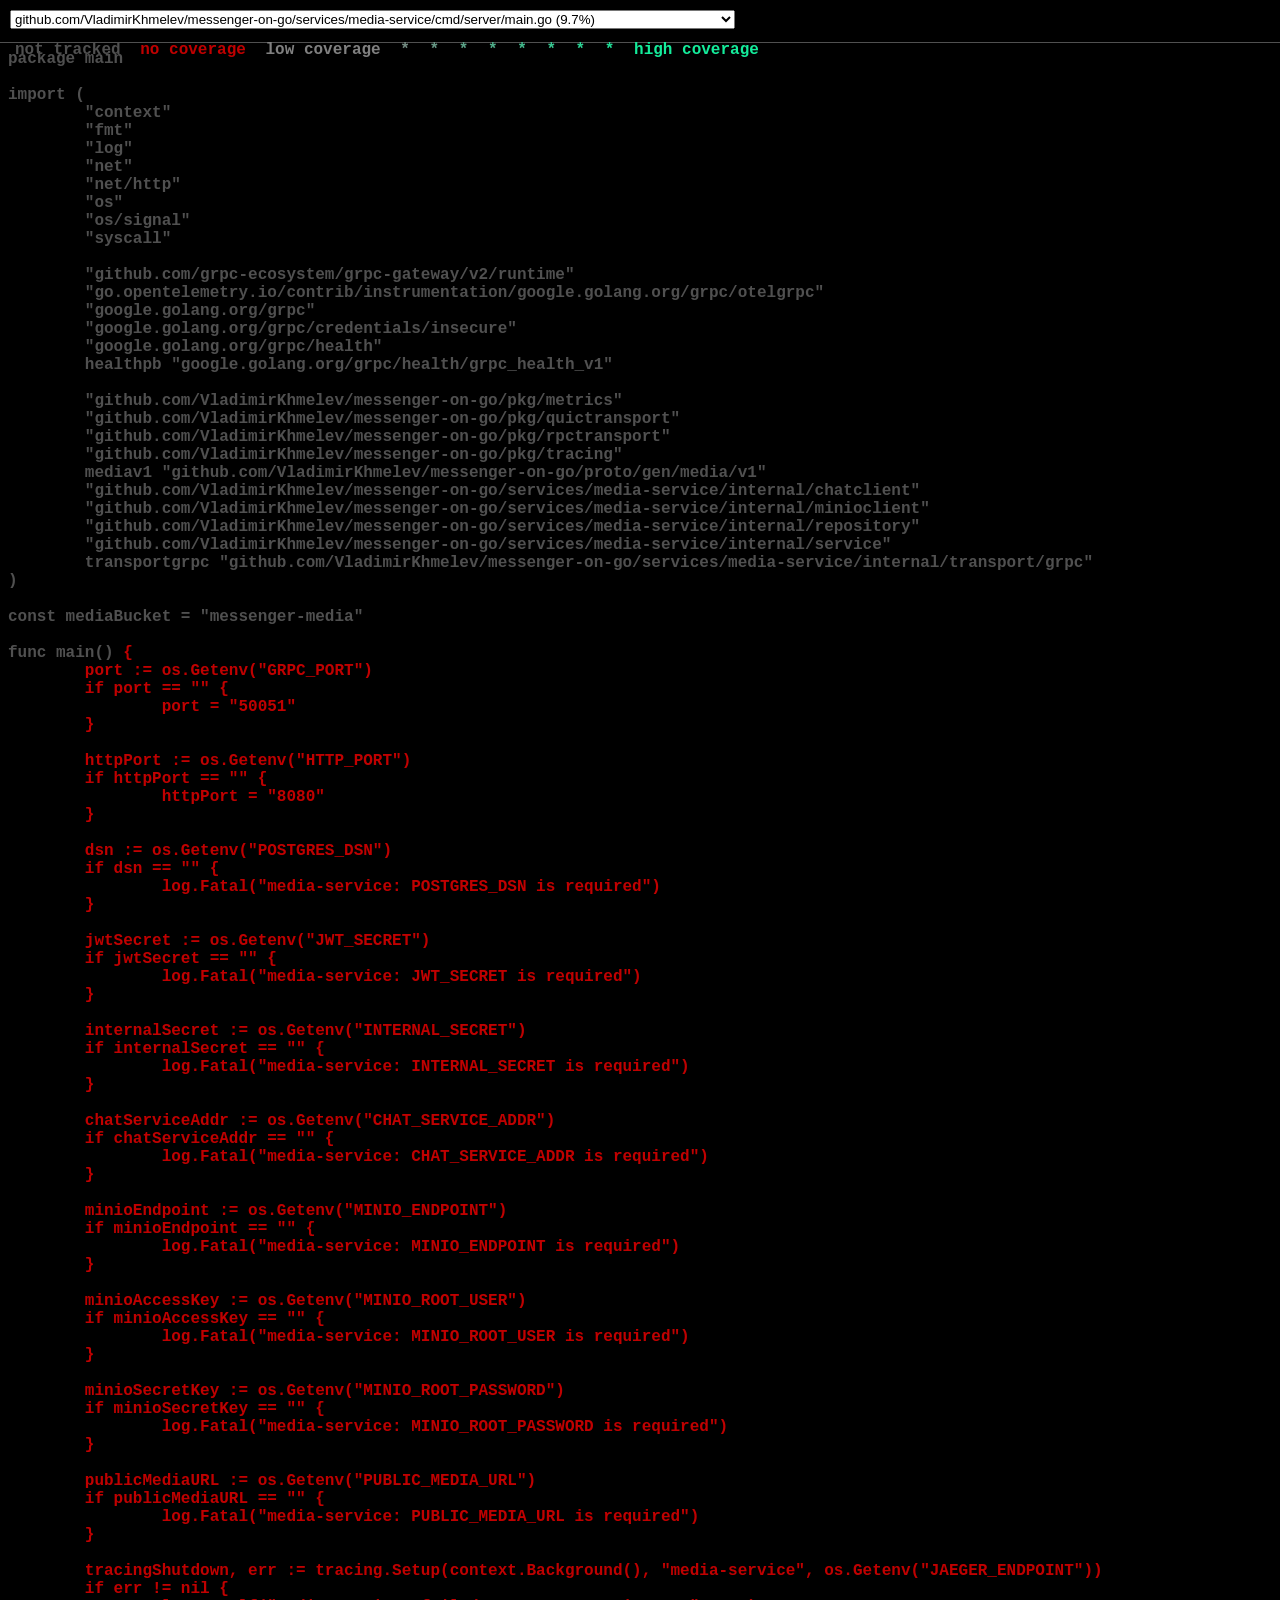
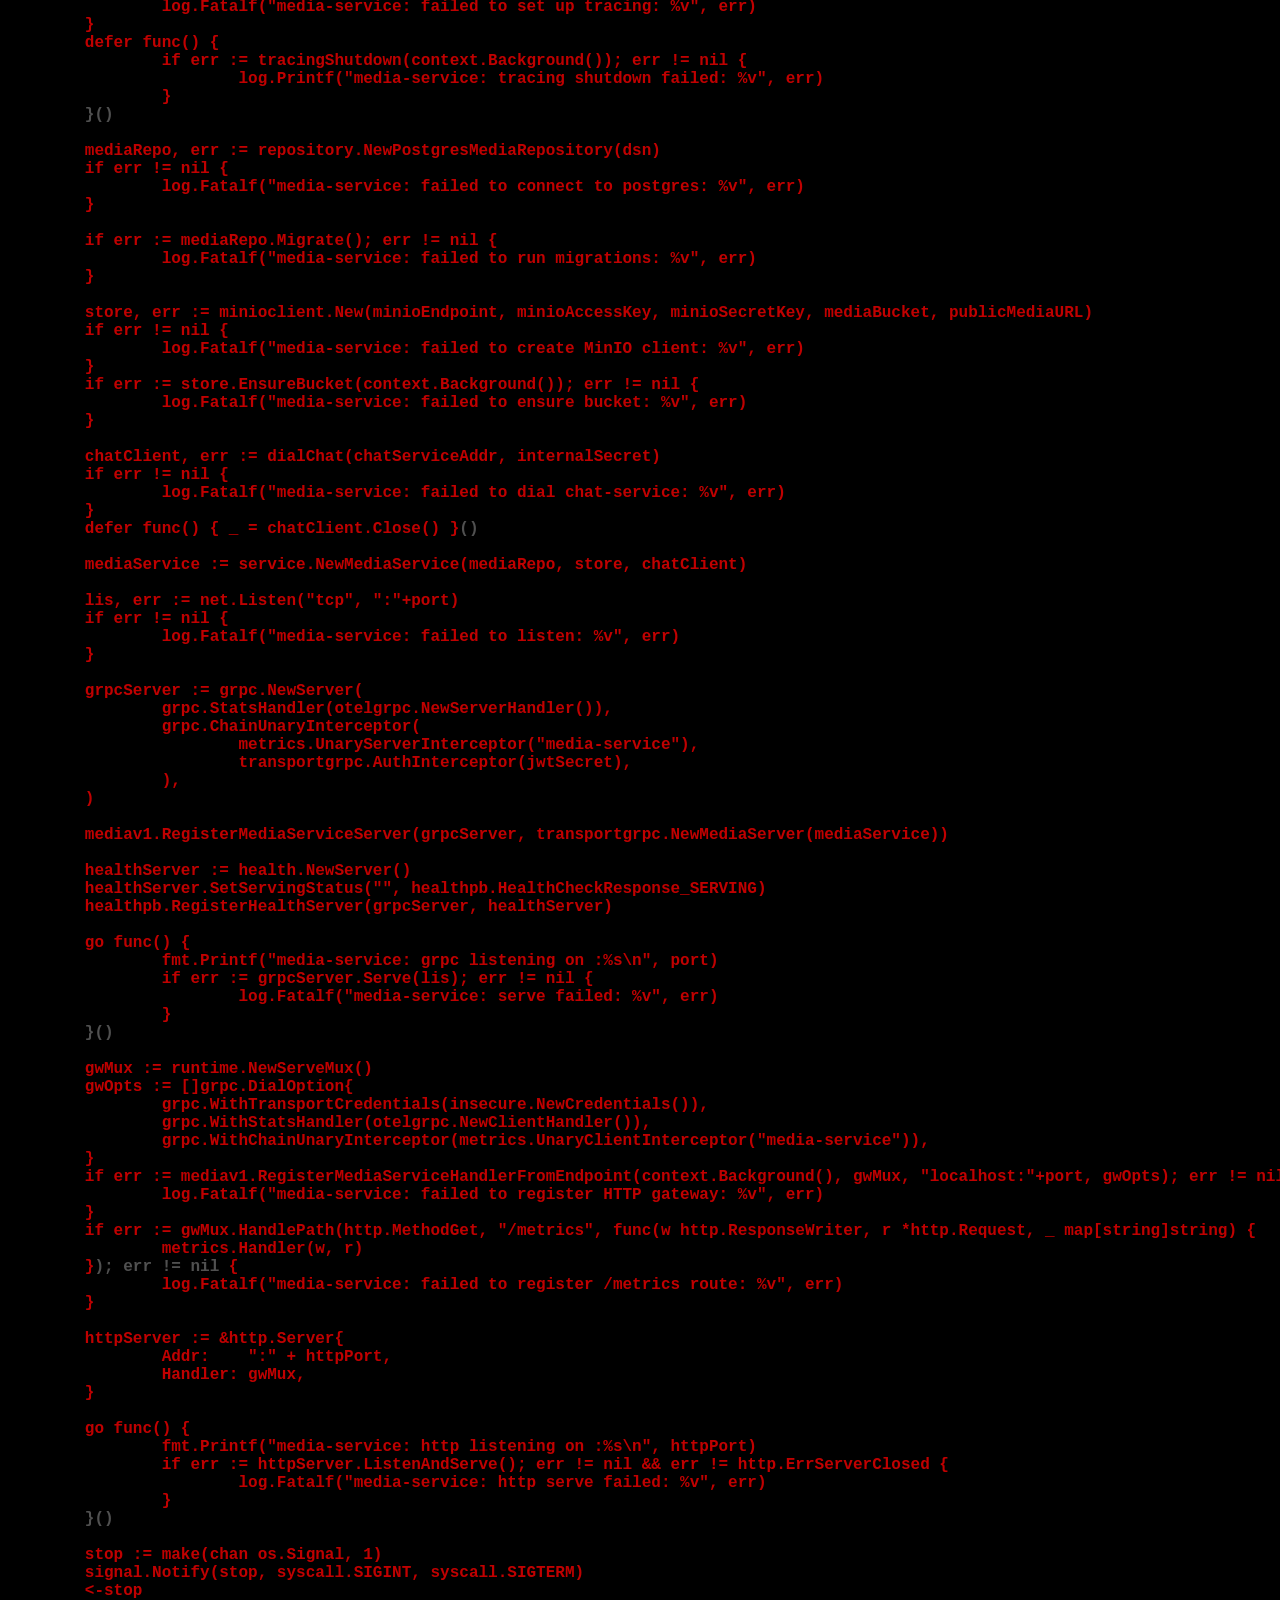
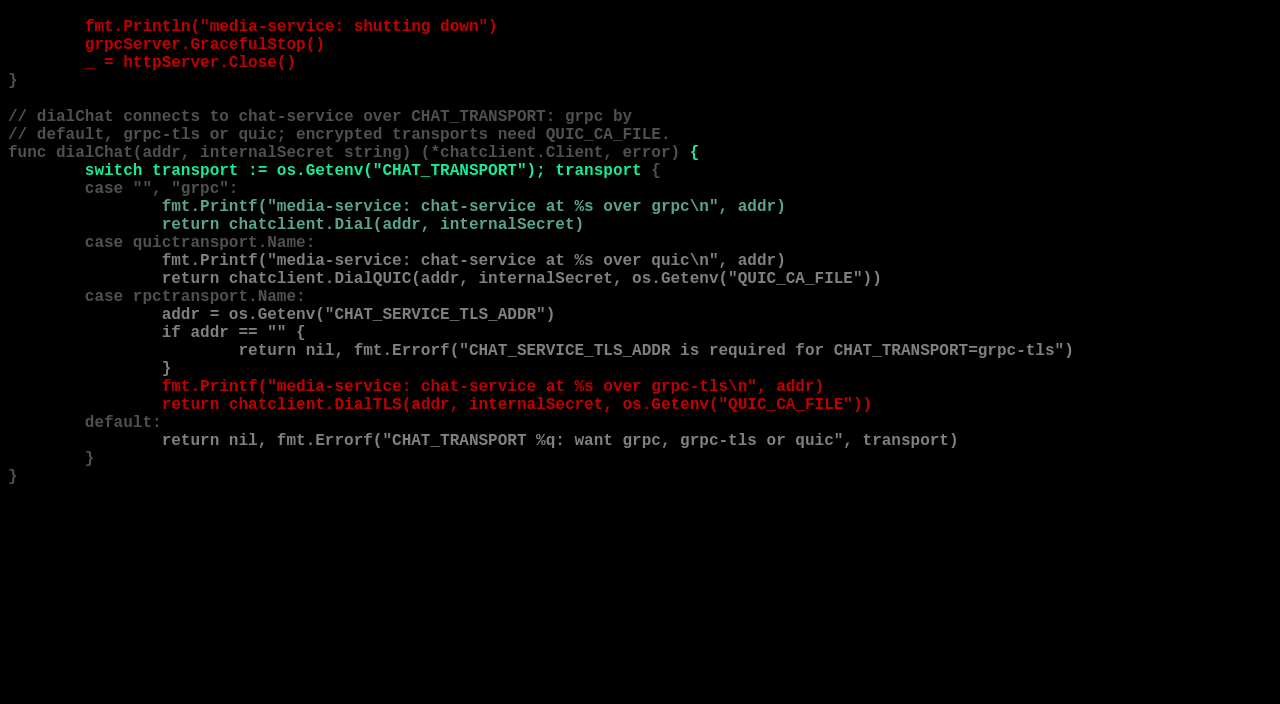
<file: coverage/media-service/cover.html>
<!DOCTYPE html>
<html>
	<head>
		<meta http-equiv="Content-Type" content="text/html; charset=utf-8">
		<title>server: Go Coverage Report</title>
		<style>
			body {
				background: black;
				color: rgb(80, 80, 80);
			}
			body, pre, #legend span {
				font-family: Menlo, monospace;
				font-weight: bold;
			}
			#topbar {
				background: black;
				position: fixed;
				top: 0; left: 0; right: 0;
				height: 42px;
				border-bottom: 1px solid rgb(80, 80, 80);
			}
			#content {
				margin-top: 50px;
			}
			#nav, #legend {
				float: left;
				margin-left: 10px;
			}
			#legend {
				margin-top: 12px;
			}
			#nav {
				margin-top: 10px;
			}
			#legend span {
				margin: 0 5px;
			}
			.cov0 { color: rgb(192, 0, 0) }
.cov1 { color: rgb(128, 128, 128) }
.cov2 { color: rgb(116, 140, 131) }
.cov3 { color: rgb(104, 152, 134) }
.cov4 { color: rgb(92, 164, 137) }
.cov5 { color: rgb(80, 176, 140) }
.cov6 { color: rgb(68, 188, 143) }
.cov7 { color: rgb(56, 200, 146) }
.cov8 { color: rgb(44, 212, 149) }
.cov9 { color: rgb(32, 224, 152) }
.cov10 { color: rgb(20, 236, 155) }

		</style>
	</head>
	<body>
		<div id="topbar">
			<div id="nav">
				<select id="files">
				
				<option value="file0">github.com/VladimirKhmelev/messenger-on-go/services/media-service/cmd/server/main.go (9.7%)</option>
				
				<option value="file1">github.com/VladimirKhmelev/messenger-on-go/services/media-service/internal/chatclient/chatclient.go (83.3%)</option>
				
				<option value="file2">github.com/VladimirKhmelev/messenger-on-go/services/media-service/internal/minioclient/minioclient.go (0.0%)</option>
				
				<option value="file3">github.com/VladimirKhmelev/messenger-on-go/services/media-service/internal/repository/migrations.go (0.0%)</option>
				
				<option value="file4">github.com/VladimirKhmelev/messenger-on-go/services/media-service/internal/repository/postgres.go (0.0%)</option>
				
				<option value="file5">github.com/VladimirKhmelev/messenger-on-go/services/media-service/internal/service/media.go (83.7%)</option>
				
				<option value="file6">github.com/VladimirKhmelev/messenger-on-go/services/media-service/internal/service/validate.go (100.0%)</option>
				
				<option value="file7">github.com/VladimirKhmelev/messenger-on-go/services/media-service/internal/transport/grpc/interceptor.go (95.7%)</option>
				
				<option value="file8">github.com/VladimirKhmelev/messenger-on-go/services/media-service/internal/transport/grpc/media_server.go (58.6%)</option>
				
				</select>
			</div>
			<div id="legend">
				<span>not tracked</span>
			
				<span class="cov0">no coverage</span>
				<span class="cov1">low coverage</span>
				<span class="cov2">*</span>
				<span class="cov3">*</span>
				<span class="cov4">*</span>
				<span class="cov5">*</span>
				<span class="cov6">*</span>
				<span class="cov7">*</span>
				<span class="cov8">*</span>
				<span class="cov9">*</span>
				<span class="cov10">high coverage</span>
			
			</div>
		</div>
		<div id="content">
		
		<pre class="file" id="file0" style="display: none">package main

import (
        "context"
        "fmt"
        "log"
        "net"
        "net/http"
        "os"
        "os/signal"
        "syscall"

        "github.com/grpc-ecosystem/grpc-gateway/v2/runtime"
        "go.opentelemetry.io/contrib/instrumentation/google.golang.org/grpc/otelgrpc"
        "google.golang.org/grpc"
        "google.golang.org/grpc/credentials/insecure"
        "google.golang.org/grpc/health"
        healthpb "google.golang.org/grpc/health/grpc_health_v1"

        "github.com/VladimirKhmelev/messenger-on-go/pkg/metrics"
        "github.com/VladimirKhmelev/messenger-on-go/pkg/quictransport"
        "github.com/VladimirKhmelev/messenger-on-go/pkg/rpctransport"
        "github.com/VladimirKhmelev/messenger-on-go/pkg/tracing"
        mediav1 "github.com/VladimirKhmelev/messenger-on-go/proto/gen/media/v1"
        "github.com/VladimirKhmelev/messenger-on-go/services/media-service/internal/chatclient"
        "github.com/VladimirKhmelev/messenger-on-go/services/media-service/internal/minioclient"
        "github.com/VladimirKhmelev/messenger-on-go/services/media-service/internal/repository"
        "github.com/VladimirKhmelev/messenger-on-go/services/media-service/internal/service"
        transportgrpc "github.com/VladimirKhmelev/messenger-on-go/services/media-service/internal/transport/grpc"
)

const mediaBucket = "messenger-media"

func main() <span class="cov0" title="0">{
        port := os.Getenv("GRPC_PORT")
        if port == "" </span><span class="cov0" title="0">{
                port = "50051"
        }</span>

        <span class="cov0" title="0">httpPort := os.Getenv("HTTP_PORT")
        if httpPort == "" </span><span class="cov0" title="0">{
                httpPort = "8080"
        }</span>

        <span class="cov0" title="0">dsn := os.Getenv("POSTGRES_DSN")
        if dsn == "" </span><span class="cov0" title="0">{
                log.Fatal("media-service: POSTGRES_DSN is required")
        }</span>

        <span class="cov0" title="0">jwtSecret := os.Getenv("JWT_SECRET")
        if jwtSecret == "" </span><span class="cov0" title="0">{
                log.Fatal("media-service: JWT_SECRET is required")
        }</span>

        <span class="cov0" title="0">internalSecret := os.Getenv("INTERNAL_SECRET")
        if internalSecret == "" </span><span class="cov0" title="0">{
                log.Fatal("media-service: INTERNAL_SECRET is required")
        }</span>

        <span class="cov0" title="0">chatServiceAddr := os.Getenv("CHAT_SERVICE_ADDR")
        if chatServiceAddr == "" </span><span class="cov0" title="0">{
                log.Fatal("media-service: CHAT_SERVICE_ADDR is required")
        }</span>

        <span class="cov0" title="0">minioEndpoint := os.Getenv("MINIO_ENDPOINT")
        if minioEndpoint == "" </span><span class="cov0" title="0">{
                log.Fatal("media-service: MINIO_ENDPOINT is required")
        }</span>

        <span class="cov0" title="0">minioAccessKey := os.Getenv("MINIO_ROOT_USER")
        if minioAccessKey == "" </span><span class="cov0" title="0">{
                log.Fatal("media-service: MINIO_ROOT_USER is required")
        }</span>

        <span class="cov0" title="0">minioSecretKey := os.Getenv("MINIO_ROOT_PASSWORD")
        if minioSecretKey == "" </span><span class="cov0" title="0">{
                log.Fatal("media-service: MINIO_ROOT_PASSWORD is required")
        }</span>

        <span class="cov0" title="0">publicMediaURL := os.Getenv("PUBLIC_MEDIA_URL")
        if publicMediaURL == "" </span><span class="cov0" title="0">{
                log.Fatal("media-service: PUBLIC_MEDIA_URL is required")
        }</span>

        <span class="cov0" title="0">tracingShutdown, err := tracing.Setup(context.Background(), "media-service", os.Getenv("JAEGER_ENDPOINT"))
        if err != nil </span><span class="cov0" title="0">{
                log.Fatalf("media-service: failed to set up tracing: %v", err)
        }</span>
        <span class="cov0" title="0">defer func() </span><span class="cov0" title="0">{
                if err := tracingShutdown(context.Background()); err != nil </span><span class="cov0" title="0">{
                        log.Printf("media-service: tracing shutdown failed: %v", err)
                }</span>
        }()

        <span class="cov0" title="0">mediaRepo, err := repository.NewPostgresMediaRepository(dsn)
        if err != nil </span><span class="cov0" title="0">{
                log.Fatalf("media-service: failed to connect to postgres: %v", err)
        }</span>

        <span class="cov0" title="0">if err := mediaRepo.Migrate(); err != nil </span><span class="cov0" title="0">{
                log.Fatalf("media-service: failed to run migrations: %v", err)
        }</span>

        <span class="cov0" title="0">store, err := minioclient.New(minioEndpoint, minioAccessKey, minioSecretKey, mediaBucket, publicMediaURL)
        if err != nil </span><span class="cov0" title="0">{
                log.Fatalf("media-service: failed to create MinIO client: %v", err)
        }</span>
        <span class="cov0" title="0">if err := store.EnsureBucket(context.Background()); err != nil </span><span class="cov0" title="0">{
                log.Fatalf("media-service: failed to ensure bucket: %v", err)
        }</span>

        <span class="cov0" title="0">chatClient, err := dialChat(chatServiceAddr, internalSecret)
        if err != nil </span><span class="cov0" title="0">{
                log.Fatalf("media-service: failed to dial chat-service: %v", err)
        }</span>
        <span class="cov0" title="0">defer func() </span><span class="cov0" title="0">{ _ = chatClient.Close() }</span>()

        <span class="cov0" title="0">mediaService := service.NewMediaService(mediaRepo, store, chatClient)

        lis, err := net.Listen("tcp", ":"+port)
        if err != nil </span><span class="cov0" title="0">{
                log.Fatalf("media-service: failed to listen: %v", err)
        }</span>

        <span class="cov0" title="0">grpcServer := grpc.NewServer(
                grpc.StatsHandler(otelgrpc.NewServerHandler()),
                grpc.ChainUnaryInterceptor(
                        metrics.UnaryServerInterceptor("media-service"),
                        transportgrpc.AuthInterceptor(jwtSecret),
                ),
        )

        mediav1.RegisterMediaServiceServer(grpcServer, transportgrpc.NewMediaServer(mediaService))

        healthServer := health.NewServer()
        healthServer.SetServingStatus("", healthpb.HealthCheckResponse_SERVING)
        healthpb.RegisterHealthServer(grpcServer, healthServer)

        go func() </span><span class="cov0" title="0">{
                fmt.Printf("media-service: grpc listening on :%s\n", port)
                if err := grpcServer.Serve(lis); err != nil </span><span class="cov0" title="0">{
                        log.Fatalf("media-service: serve failed: %v", err)
                }</span>
        }()

        <span class="cov0" title="0">gwMux := runtime.NewServeMux()
        gwOpts := []grpc.DialOption{
                grpc.WithTransportCredentials(insecure.NewCredentials()),
                grpc.WithStatsHandler(otelgrpc.NewClientHandler()),
                grpc.WithChainUnaryInterceptor(metrics.UnaryClientInterceptor("media-service")),
        }
        if err := mediav1.RegisterMediaServiceHandlerFromEndpoint(context.Background(), gwMux, "localhost:"+port, gwOpts); err != nil </span><span class="cov0" title="0">{
                log.Fatalf("media-service: failed to register HTTP gateway: %v", err)
        }</span>
        <span class="cov0" title="0">if err := gwMux.HandlePath(http.MethodGet, "/metrics", func(w http.ResponseWriter, r *http.Request, _ map[string]string) </span><span class="cov0" title="0">{
                metrics.Handler(w, r)
        }</span>); err != nil <span class="cov0" title="0">{
                log.Fatalf("media-service: failed to register /metrics route: %v", err)
        }</span>

        <span class="cov0" title="0">httpServer := &amp;http.Server{
                Addr:    ":" + httpPort,
                Handler: gwMux,
        }

        go func() </span><span class="cov0" title="0">{
                fmt.Printf("media-service: http listening on :%s\n", httpPort)
                if err := httpServer.ListenAndServe(); err != nil &amp;&amp; err != http.ErrServerClosed </span><span class="cov0" title="0">{
                        log.Fatalf("media-service: http serve failed: %v", err)
                }</span>
        }()

        <span class="cov0" title="0">stop := make(chan os.Signal, 1)
        signal.Notify(stop, syscall.SIGINT, syscall.SIGTERM)
        &lt;-stop

        fmt.Println("media-service: shutting down")
        grpcServer.GracefulStop()
        _ = httpServer.Close()</span>
}

// dialChat connects to chat-service over CHAT_TRANSPORT: grpc by
// default, grpc-tls or quic; encrypted transports need QUIC_CA_FILE.
func dialChat(addr, internalSecret string) (*chatclient.Client, error) <span class="cov10" title="5">{
        switch transport := os.Getenv("CHAT_TRANSPORT"); transport </span>{
        case "", "grpc":<span class="cov4" title="2">
                fmt.Printf("media-service: chat-service at %s over grpc\n", addr)
                return chatclient.Dial(addr, internalSecret)</span>
        case quictransport.Name:<span class="cov1" title="1">
                fmt.Printf("media-service: chat-service at %s over quic\n", addr)
                return chatclient.DialQUIC(addr, internalSecret, os.Getenv("QUIC_CA_FILE"))</span>
        case rpctransport.Name:<span class="cov1" title="1">
                addr = os.Getenv("CHAT_SERVICE_TLS_ADDR")
                if addr == "" </span><span class="cov1" title="1">{
                        return nil, fmt.Errorf("CHAT_SERVICE_TLS_ADDR is required for CHAT_TRANSPORT=grpc-tls")
                }</span>
                <span class="cov0" title="0">fmt.Printf("media-service: chat-service at %s over grpc-tls\n", addr)
                return chatclient.DialTLS(addr, internalSecret, os.Getenv("QUIC_CA_FILE"))</span>
        default:<span class="cov1" title="1">
                return nil, fmt.Errorf("CHAT_TRANSPORT %q: want grpc, grpc-tls or quic", transport)</span>
        }
}
</pre>
		
		<pre class="file" id="file1" style="display: none">package chatclient

import (
        "context"
        "slices"

        "go.opentelemetry.io/contrib/instrumentation/google.golang.org/grpc/otelgrpc"
        "google.golang.org/grpc"
        "google.golang.org/grpc/credentials/insecure"
        "google.golang.org/grpc/metadata"

        "github.com/VladimirKhmelev/messenger-on-go/pkg/metrics"
        "github.com/VladimirKhmelev/messenger-on-go/pkg/quictransport"
        "github.com/VladimirKhmelev/messenger-on-go/pkg/rpctransport"
        chatv1 "github.com/VladimirKhmelev/messenger-on-go/proto/gen/chat/v1"
)

type Client struct {
        conn           conn
        chat           chatv1.ChatServiceClient
        internalSecret string
}

// conn is the connection to chat-service, over gRPC or QUIC.
type conn interface {
        grpc.ClientConnInterface
        Close() error
}

func Dial(addr, internalSecret string) (*Client, error) <span class="cov4" title="3">{
        conn, err := grpc.NewClient(addr,
                grpc.WithTransportCredentials(insecure.NewCredentials()),
                grpc.WithNoProxy(),
                grpc.WithStatsHandler(otelgrpc.NewClientHandler()),
                grpc.WithChainUnaryInterceptor(metrics.UnaryClientInterceptor("media-service")),
        )
        if err != nil </span><span class="cov0" title="0">{
                return nil, err
        }</span>
        <span class="cov4" title="3">return &amp;Client{conn: conn, chat: chatv1.NewChatServiceClient(conn), internalSecret: internalSecret}, nil</span>
}

// DialQUIC is Dial over QUIC; caFile holds the CA certificate used to
// verify chat-service's certificate.
func DialQUIC(addr, internalSecret, caFile string) (*Client, error) <span class="cov4" title="3">{
        conn, err := quictransport.Dial(quictransport.ClientConfig{
                Addr:   addr,
                CAFile: caFile,
                Interceptors: []grpc.UnaryClientInterceptor{
                        metrics.UnaryClientInterceptor("media-service", metrics.Transport(quictransport.Name)),
                },
        })
        if err != nil </span><span class="cov0" title="0">{
                return nil, err
        }</span>
        <span class="cov4" title="3">return &amp;Client{conn: conn, chat: chatv1.NewChatServiceClient(conn), internalSecret: internalSecret}, nil</span>
}

// DialTLS is Dial over gRPC with TLS 1.3; caFile holds the CA certificate used to
// verify chat-service's certificate.
func DialTLS(addr, internalSecret, caFile string) (*Client, error) <span class="cov4" title="3">{
        conn, err := rpctransport.Dial(rpctransport.ClientConfig{
                Addr:   addr,
                CAFile: caFile,
                Interceptors: []grpc.UnaryClientInterceptor{
                        metrics.UnaryClientInterceptor("media-service", metrics.Transport(rpctransport.Name)),
                },
        })
        if err != nil </span><span class="cov0" title="0">{
                return nil, err
        }</span>
        <span class="cov4" title="3">return &amp;Client{conn: conn, chat: chatv1.NewChatServiceClient(conn), internalSecret: internalSecret}, nil</span>
}

func (c *Client) Close() error <span class="cov7" title="12">{
        return c.conn.Close()
}</span>

func (c *Client) IsMember(ctx context.Context, chatID, userID string) (bool, error) <span class="cov10" title="27">{
        ctx = metadata.AppendToOutgoingContext(ctx, "x-internal-secret", c.internalSecret)

        resp, err := c.chat.ListMembers(ctx, &amp;chatv1.ListMembersRequest{ChatId: chatID})
        if err != nil </span><span class="cov8" title="18">{
                return false, err
        }</span>
        <span class="cov7" title="9">return slices.Contains(resp.GetUserIds(), userID), nil</span>
}
</pre>
		
		<pre class="file" id="file2" style="display: none">package minioclient

import (
        "context"
        "net/url"
        "time"

        "github.com/minio/minio-go/v7"
        "github.com/minio/minio-go/v7/pkg/credentials"
)

type Client struct {
        raw        *minio.Client
        bucket     string
        publicBase *url.URL
}

func New(internalEndpoint, accessKeyID, secretAccessKey, bucket, publicBaseURL string) (*Client, error) <span class="cov0" title="0">{
        raw, err := minio.New(internalEndpoint, &amp;minio.Options{
                Creds:  credentials.NewStaticV4(accessKeyID, secretAccessKey, ""),
                Secure: false,
        })
        if err != nil </span><span class="cov0" title="0">{
                return nil, err
        }</span>

        <span class="cov0" title="0">base, err := url.Parse(publicBaseURL)
        if err != nil </span><span class="cov0" title="0">{
                return nil, err
        }</span>

        <span class="cov0" title="0">return &amp;Client{raw: raw, bucket: bucket, publicBase: base}, nil</span>
}

func (c *Client) EnsureBucket(ctx context.Context) error <span class="cov0" title="0">{
        exists, err := c.raw.BucketExists(ctx, c.bucket)
        if err != nil </span><span class="cov0" title="0">{
                return err
        }</span>
        <span class="cov0" title="0">if exists </span><span class="cov0" title="0">{
                return nil
        }</span>
        <span class="cov0" title="0">return c.raw.MakeBucket(ctx, c.bucket, minio.MakeBucketOptions{})</span>
}

func (c *Client) PresignedPutURL(ctx context.Context, objectKey string, expires time.Duration) (string, error) <span class="cov0" title="0">{
        u, err := c.raw.PresignedPutObject(ctx, c.bucket, objectKey, expires)
        if err != nil </span><span class="cov0" title="0">{
                return "", err
        }</span>
        <span class="cov0" title="0">return c.rewriteToPublic(u).String(), nil</span>
}

func (c *Client) PresignedGetURL(ctx context.Context, objectKey string, expires time.Duration) (string, error) <span class="cov0" title="0">{
        u, err := c.raw.PresignedGetObject(ctx, c.bucket, objectKey, expires, nil)
        if err != nil </span><span class="cov0" title="0">{
                return "", err
        }</span>
        <span class="cov0" title="0">return c.rewriteToPublic(u).String(), nil</span>
}

func (c *Client) StatObjectExists(ctx context.Context, objectKey string) (bool, error) <span class="cov0" title="0">{
        _, err := c.raw.StatObject(ctx, c.bucket, objectKey, minio.StatObjectOptions{})
        if err != nil </span><span class="cov0" title="0">{
                if resp := minio.ToErrorResponse(err); resp.Code == minio.NoSuchKey </span><span class="cov0" title="0">{
                        return false, nil
                }</span>
                <span class="cov0" title="0">return false, err</span>
        }
        <span class="cov0" title="0">return true, nil</span>
}

func (c *Client) rewriteToPublic(u *url.URL) *url.URL <span class="cov0" title="0">{
        out := *u
        out.Scheme = c.publicBase.Scheme
        out.Host = c.publicBase.Host
        out.Path = c.publicBase.Path + trimBucketPrefix(u.Path, c.bucket)
        return &amp;out
}</span>

func trimBucketPrefix(path, bucket string) string <span class="cov0" title="0">{
        prefix := "/" + bucket
        if len(path) &gt;= len(prefix) &amp;&amp; path[:len(prefix)] == prefix </span><span class="cov0" title="0">{
                return path[len(prefix):]
        }</span>
        <span class="cov0" title="0">return path</span>
}
</pre>
		
		<pre class="file" id="file3" style="display: none">package repository

import (
        "embed"
        "errors"

        "github.com/golang-migrate/migrate/v4"
        pgxmigrate "github.com/golang-migrate/migrate/v4/database/pgx/v5"
        "github.com/golang-migrate/migrate/v4/source/iofs"
)

//go:embed migrations/*.sql
var migrationFiles embed.FS

func (r *PostgresMediaRepository) Migrate() error <span class="cov0" title="0">{
        files, err := iofs.New(migrationFiles, "migrations")
        if err != nil </span><span class="cov0" title="0">{
                return err
        }</span>

        <span class="cov0" title="0">driver, err := pgxmigrate.WithInstance(r.conn.DB, &amp;pgxmigrate.Config{})
        if err != nil </span><span class="cov0" title="0">{
                return err
        }</span>

        <span class="cov0" title="0">m, err := migrate.NewWithInstance("iofs", files, "pgx5", driver)
        if err != nil </span><span class="cov0" title="0">{
                return err
        }</span>

        <span class="cov0" title="0">if err := m.Up(); err != nil &amp;&amp; !errors.Is(err, migrate.ErrNoChange) </span><span class="cov0" title="0">{
                return err
        }</span>

        <span class="cov0" title="0">return nil</span>
}
</pre>
		
		<pre class="file" id="file4" style="display: none">package repository

import (
        "context"
        "database/sql"
        "errors"
        "time"

        _ "github.com/jackc/pgx/v5/stdlib"
        "github.com/jmoiron/sqlx"

        "github.com/VladimirKhmelev/messenger-on-go/services/media-service/internal/domain"
)

const (
        maxOpenConns    = 20
        maxIdleConns    = 5
        connMaxLifetime = 30 * time.Minute
)

type PostgresMediaRepository struct {
        conn *sqlx.DB
}

func NewPostgresMediaRepository(dsn string) (*PostgresMediaRepository, error) <span class="cov0" title="0">{
        conn, err := sqlx.Connect("pgx", dsn)
        if err != nil </span><span class="cov0" title="0">{
                return nil, err
        }</span>
        <span class="cov0" title="0">conn.SetMaxOpenConns(maxOpenConns)
        conn.SetMaxIdleConns(maxIdleConns)
        conn.SetConnMaxLifetime(connMaxLifetime)
        return &amp;PostgresMediaRepository{conn: conn}, nil</span>
}

func (r *PostgresMediaRepository) CreatePending(ctx context.Context, obj *domain.MediaObject) error <span class="cov0" title="0">{
        _, err := r.conn.ExecContext(ctx, `
                INSERT INTO media_objects (id, chat_id, uploader_id, object_key, content_type, size_bytes, confirmed, created_at)
                VALUES ($1, $2, $3, $4, $5, $6, false, $7)`,
                obj.ID, obj.ChatID, obj.UploaderID, obj.ObjectKey, obj.ContentType, obj.SizeBytes, obj.CreatedAt,
        )
        return err
}</span>

func (r *PostgresMediaRepository) Confirm(ctx context.Context, id string) error <span class="cov0" title="0">{
        result, err := r.conn.ExecContext(ctx, `UPDATE media_objects SET confirmed = true WHERE id = $1`, id)
        if err != nil </span><span class="cov0" title="0">{
                return err
        }</span>
        <span class="cov0" title="0">rows, err := result.RowsAffected()
        if err != nil </span><span class="cov0" title="0">{
                return err
        }</span>
        <span class="cov0" title="0">if rows == 0 </span><span class="cov0" title="0">{
                return domain.ErrMediaNotFound
        }</span>
        <span class="cov0" title="0">return nil</span>
}

func (r *PostgresMediaRepository) Get(ctx context.Context, id string) (*domain.MediaObject, error) <span class="cov0" title="0">{
        var obj domain.MediaObject
        err := r.conn.GetContext(ctx, &amp;obj, `
                SELECT id, chat_id, uploader_id, object_key, content_type, size_bytes, confirmed, created_at
                FROM media_objects WHERE id = $1`,
                id,
        )
        if errors.Is(err, sql.ErrNoRows) </span><span class="cov0" title="0">{
                return nil, domain.ErrMediaNotFound
        }</span>
        <span class="cov0" title="0">if err != nil </span><span class="cov0" title="0">{
                return nil, err
        }</span>
        <span class="cov0" title="0">return &amp;obj, nil</span>
}
</pre>
		
		<pre class="file" id="file5" style="display: none">package service

import (
        "context"
        "time"

        "github.com/google/uuid"

        "github.com/VladimirKhmelev/messenger-on-go/services/media-service/internal/domain"
)

const (
        MaxUploadSizeBytes = 50 * 1024 * 1024 // 50MB

        uploadURLTTL   = 15 * time.Minute
        downloadURLTTL = 15 * time.Minute
)

type MediaService struct {
        media   MediaRepository
        store   ObjectStore
        members ChatMembership
}

func NewMediaService(media MediaRepository, store ObjectStore, members ChatMembership) *MediaService <span class="cov10" title="12">{
        return &amp;MediaService{media: media, store: store, members: members}
}</span>

type UploadTicket struct {
        UploadID      string
        UploadURL     string
        ExpiresAtUnix int64
}

func (s *MediaService) RequestUpload(ctx context.Context, chatID, requesterID, contentType string, sizeBytes int64) (*UploadTicket, error) <span class="cov9" title="10">{
        if err := validateUpload(contentType, sizeBytes); err != nil </span><span class="cov3" title="2">{
                return nil, err
        }</span>

        <span class="cov8" title="8">isMember, err := s.members.IsMember(ctx, chatID, requesterID)
        if err != nil </span><span class="cov0" title="0">{
                return nil, err
        }</span>
        <span class="cov8" title="8">if !isMember </span><span class="cov1" title="1">{
                return nil, domain.ErrNotChatMember
        }</span>

        <span class="cov8" title="7">id := uuid.NewString()
        objectKey := "chats/" + chatID + "/" + id

        if err := s.media.CreatePending(ctx, &amp;domain.MediaObject{
                ID:          id,
                ChatID:      chatID,
                UploaderID:  requesterID,
                ObjectKey:   objectKey,
                ContentType: contentType,
                SizeBytes:   sizeBytes,
                CreatedAt:   time.Now(),
        }); err != nil </span><span class="cov0" title="0">{
                return nil, err
        }</span>

        <span class="cov8" title="7">uploadURL, err := s.store.PresignedPutURL(ctx, objectKey, uploadURLTTL)
        if err != nil </span><span class="cov0" title="0">{
                return nil, err
        }</span>

        <span class="cov8" title="7">return &amp;UploadTicket{
                UploadID:      id,
                UploadURL:     uploadURL,
                ExpiresAtUnix: time.Now().Add(uploadURLTTL).Unix(),
        }, nil</span>
}

func (s *MediaService) ConfirmUpload(ctx context.Context, uploadID, requesterID string) (string, error) <span class="cov7" title="6">{
        obj, err := s.media.Get(ctx, uploadID)
        if err != nil </span><span class="cov1" title="1">{
                return "", err
        }</span>
        <span class="cov6" title="5">if obj.UploaderID != requesterID </span><span class="cov1" title="1">{
                return "", domain.ErrMediaNotFound
        }</span>

        <span class="cov6" title="4">exists, err := s.store.StatObjectExists(ctx, obj.ObjectKey)
        if err != nil </span><span class="cov0" title="0">{
                return "", err
        }</span>
        <span class="cov6" title="4">if !exists </span><span class="cov1" title="1">{
                return "", domain.ErrUploadNotConfirmed
        }</span>

        <span class="cov4" title="3">if err := s.media.Confirm(ctx, uploadID); err != nil </span><span class="cov0" title="0">{
                return "", err
        }</span>

        <span class="cov4" title="3">return obj.ID, nil</span>
}

type DownloadTicket struct {
        DownloadURL   string
        ExpiresAtUnix int64
}

func (s *MediaService) GetDownloadURL(ctx context.Context, mediaID, requesterID string) (*DownloadTicket, error) <span class="cov6" title="4">{
        obj, err := s.media.Get(ctx, mediaID)
        if err != nil </span><span class="cov1" title="1">{
                return nil, err
        }</span>
        <span class="cov4" title="3">if !obj.Confirmed </span><span class="cov1" title="1">{
                return nil, domain.ErrUploadNotConfirmed
        }</span>

        <span class="cov3" title="2">isMember, err := s.members.IsMember(ctx, obj.ChatID, requesterID)
        if err != nil </span><span class="cov0" title="0">{
                return nil, err
        }</span>
        <span class="cov3" title="2">if !isMember </span><span class="cov1" title="1">{
                return nil, domain.ErrNotChatMember
        }</span>

        <span class="cov1" title="1">downloadURL, err := s.store.PresignedGetURL(ctx, obj.ObjectKey, downloadURLTTL)
        if err != nil </span><span class="cov0" title="0">{
                return nil, err
        }</span>

        <span class="cov1" title="1">return &amp;DownloadTicket{
                DownloadURL:   downloadURL,
                ExpiresAtUnix: time.Now().Add(downloadURLTTL).Unix(),
        }, nil</span>
}
</pre>
		
		<pre class="file" id="file6" style="display: none">package service

import "github.com/VladimirKhmelev/messenger-on-go/services/media-service/internal/domain"

var blockedContentTypes = map[string]bool{
        "application/x-msdownload":                      true, // .exe, .dll
        "application/x-msdos-program":                   true, // .exe, .com
        "application/x-executable":                      true, // ELF binaries (Linux)
        "application/x-mach-binary":                     true, // macOS executables
        "application/x-sh":                              true, // .sh
        "application/x-bat":                             true, // .bat
        "application/x-msi":                             true, // .msi
        "application/vnd.microsoft.portable-executable": true, // .exe, .dll (modern browsers)
        "application/x-apple-diskimage":                 true, // .dmg
        "application/java-archive":                      true, // .jar
        "application/vnd.android.package-archive":       true, // .apk
        "application/x-itunes-ipa":                      true, // .ipa
}

func validateUpload(contentType string, sizeBytes int64) error <span class="cov10" title="29">{
        if contentType == "" </span><span class="cov2" title="2">{
                return domain.ErrEmptyContentType
        }</span>
        <span class="cov9" title="27">if blockedContentTypes[contentType] </span><span class="cov8" title="14">{
                return domain.ErrContentTypeBlocked
        }</span>
        <span class="cov7" title="13">if sizeBytes &lt;= 0 </span><span class="cov2" title="2">{
                return domain.ErrInvalidSize
        }</span>
        <span class="cov7" title="11">if sizeBytes &gt; MaxUploadSizeBytes </span><span class="cov1" title="1">{
                return domain.ErrSizeTooLarge
        }</span>
        <span class="cov7" title="10">return nil</span>
}
</pre>
		
		<pre class="file" id="file7" style="display: none">package grpc

import (
        "context"
        "strings"

        "google.golang.org/grpc"
        "google.golang.org/grpc/codes"
        "google.golang.org/grpc/metadata"
        "google.golang.org/grpc/status"

        "github.com/VladimirKhmelev/messenger-on-go/pkg/jwtutil"
)

type contextKey string

const userIDContextKey contextKey = "user_id"

var publicMethods = map[string]bool{
        "/media.v1.MediaService/Health": true,
        "/grpc.health.v1.Health/Check":  true,
        "/grpc.health.v1.Health/Watch":  true,
}

func AuthInterceptor(jwtSecret string) grpc.UnaryServerInterceptor <span class="cov10" title="7">{
        return func(ctx context.Context, req any, info *grpc.UnaryServerInfo, handler grpc.UnaryHandler) (any, error) </span><span class="cov10" title="7">{
                if publicMethods[info.FullMethod] </span><span class="cov4" title="2">{
                        return handler(ctx, req)
                }</span>

                <span class="cov8" title="5">token, err := bearerTokenFromContext(ctx)
                if err != nil </span><span class="cov6" title="3">{
                        return nil, err
                }</span>

                <span class="cov4" title="2">userID, err := jwtutil.ValidateAccessToken(token, jwtSecret)
                if err != nil </span><span class="cov1" title="1">{
                        return nil, status.Error(codes.Unauthenticated, "invalid or expired token")
                }</span>

                <span class="cov1" title="1">ctx = context.WithValue(ctx, userIDContextKey, userID)
                return handler(ctx, req)</span>
        }
}

func bearerTokenFromContext(ctx context.Context) (string, error) <span class="cov8" title="5">{
        md, ok := metadata.FromIncomingContext(ctx)
        if !ok </span><span class="cov4" title="2">{
                return "", status.Error(codes.Unauthenticated, "missing metadata")
        }</span>

        <span class="cov6" title="3">values := md.Get("authorization")
        if len(values) == 0 </span><span class="cov0" title="0">{
                return "", status.Error(codes.Unauthenticated, "missing authorization header")
        }</span>

        <span class="cov6" title="3">const prefix = "Bearer "
        if !strings.HasPrefix(values[0], prefix) </span><span class="cov1" title="1">{
                return "", status.Error(codes.Unauthenticated, "authorization header must use Bearer scheme")
        }</span>

        <span class="cov4" title="2">return strings.TrimPrefix(values[0], prefix), nil</span>
}

func UserIDFromContext(ctx context.Context) (string, bool) <span class="cov7" title="4">{
        userID, ok := ctx.Value(userIDContextKey).(string)
        return userID, ok
}</span>
</pre>
		
		<pre class="file" id="file8" style="display: none">package grpc

import (
        "context"
        "errors"

        "google.golang.org/grpc/codes"
        "google.golang.org/grpc/status"

        mediav1 "github.com/VladimirKhmelev/messenger-on-go/proto/gen/media/v1"
        "github.com/VladimirKhmelev/messenger-on-go/services/media-service/internal/domain"
        "github.com/VladimirKhmelev/messenger-on-go/services/media-service/internal/service"
)

type MediaServer struct {
        mediav1.UnimplementedMediaServiceServer

        media *service.MediaService
}

func NewMediaServer(media *service.MediaService) *MediaServer <span class="cov3" title="2">{
        return &amp;MediaServer{media: media}
}</span>

func (s *MediaServer) Health(ctx context.Context, req *mediav1.HealthRequest) (*mediav1.HealthResponse, error) <span class="cov1" title="1">{
        return &amp;mediav1.HealthResponse{Ok: true}, nil
}</span>

func (s *MediaServer) RequestUpload(ctx context.Context, req *mediav1.RequestUploadRequest) (*mediav1.RequestUploadResponse, error) <span class="cov1" title="1">{
        requesterID, ok := UserIDFromContext(ctx)
        if !ok </span><span class="cov1" title="1">{
                return nil, status.Error(codes.Unauthenticated, "missing authenticated user")
        }</span>

        <span class="cov0" title="0">ticket, err := s.media.RequestUpload(ctx, req.GetChatId(), requesterID, req.GetContentType(), req.GetSizeBytes())
        if err != nil </span><span class="cov0" title="0">{
                return nil, toGRPCError(err)
        }</span>

        <span class="cov0" title="0">return &amp;mediav1.RequestUploadResponse{
                UploadId:      ticket.UploadID,
                UploadUrl:     ticket.UploadURL,
                ExpiresAtUnix: ticket.ExpiresAtUnix,
        }, nil</span>
}

func (s *MediaServer) ConfirmUpload(ctx context.Context, req *mediav1.ConfirmUploadRequest) (*mediav1.ConfirmUploadResponse, error) <span class="cov1" title="1">{
        requesterID, ok := UserIDFromContext(ctx)
        if !ok </span><span class="cov1" title="1">{
                return nil, status.Error(codes.Unauthenticated, "missing authenticated user")
        }</span>

        <span class="cov0" title="0">mediaID, err := s.media.ConfirmUpload(ctx, req.GetUploadId(), requesterID)
        if err != nil </span><span class="cov0" title="0">{
                return nil, toGRPCError(err)
        }</span>

        <span class="cov0" title="0">return &amp;mediav1.ConfirmUploadResponse{MediaId: mediaID}, nil</span>
}

func (s *MediaServer) GetDownloadURL(ctx context.Context, req *mediav1.GetDownloadURLRequest) (*mediav1.GetDownloadURLResponse, error) <span class="cov1" title="1">{
        requesterID, ok := UserIDFromContext(ctx)
        if !ok </span><span class="cov1" title="1">{
                return nil, status.Error(codes.Unauthenticated, "missing authenticated user")
        }</span>

        <span class="cov0" title="0">ticket, err := s.media.GetDownloadURL(ctx, req.GetMediaId(), requesterID)
        if err != nil </span><span class="cov0" title="0">{
                return nil, toGRPCError(err)
        }</span>

        <span class="cov0" title="0">return &amp;mediav1.GetDownloadURLResponse{
                DownloadUrl:   ticket.DownloadURL,
                ExpiresAtUnix: ticket.ExpiresAtUnix,
        }, nil</span>
}

func toGRPCError(err error) error <span class="cov10" title="9">{
        switch </span>{
        case errors.Is(err, domain.ErrEmptyContentType),
                errors.Is(err, domain.ErrInvalidSize),
                errors.Is(err, domain.ErrSizeTooLarge),
                errors.Is(err, domain.ErrContentTypeBlocked):<span class="cov6" title="4">
                return status.Error(codes.InvalidArgument, err.Error())</span>
        case errors.Is(err, domain.ErrMediaNotFound):<span class="cov1" title="1">
                return status.Error(codes.NotFound, err.Error())</span>
        case errors.Is(err, domain.ErrNotChatMember):<span class="cov1" title="1">
                return status.Error(codes.PermissionDenied, err.Error())</span>
        case errors.Is(err, domain.ErrUploadNotConfirmed):<span class="cov1" title="1">
                return status.Error(codes.FailedPrecondition, err.Error())</span>
        default:<span class="cov3" title="2">
                return status.Error(codes.Internal, "internal error")</span>
        }
}
</pre>
		
		</div>
	</body>
	<script>
	(function() {
		var files = document.getElementById('files');
		var visible;
		files.addEventListener('change', onChange, false);
		function select(part) {
			if (visible)
				visible.style.display = 'none';
			visible = document.getElementById(part);
			if (!visible)
				return;
			files.value = part;
			visible.style.display = 'block';
			location.hash = part;
		}
		function onChange() {
			select(files.value);
			window.scrollTo(0, 0);
		}
		if (location.hash != "") {
			select(location.hash.substr(1));
		}
		if (!visible) {
			select("file0");
		}
	})();
	</script>
</html>
</file>
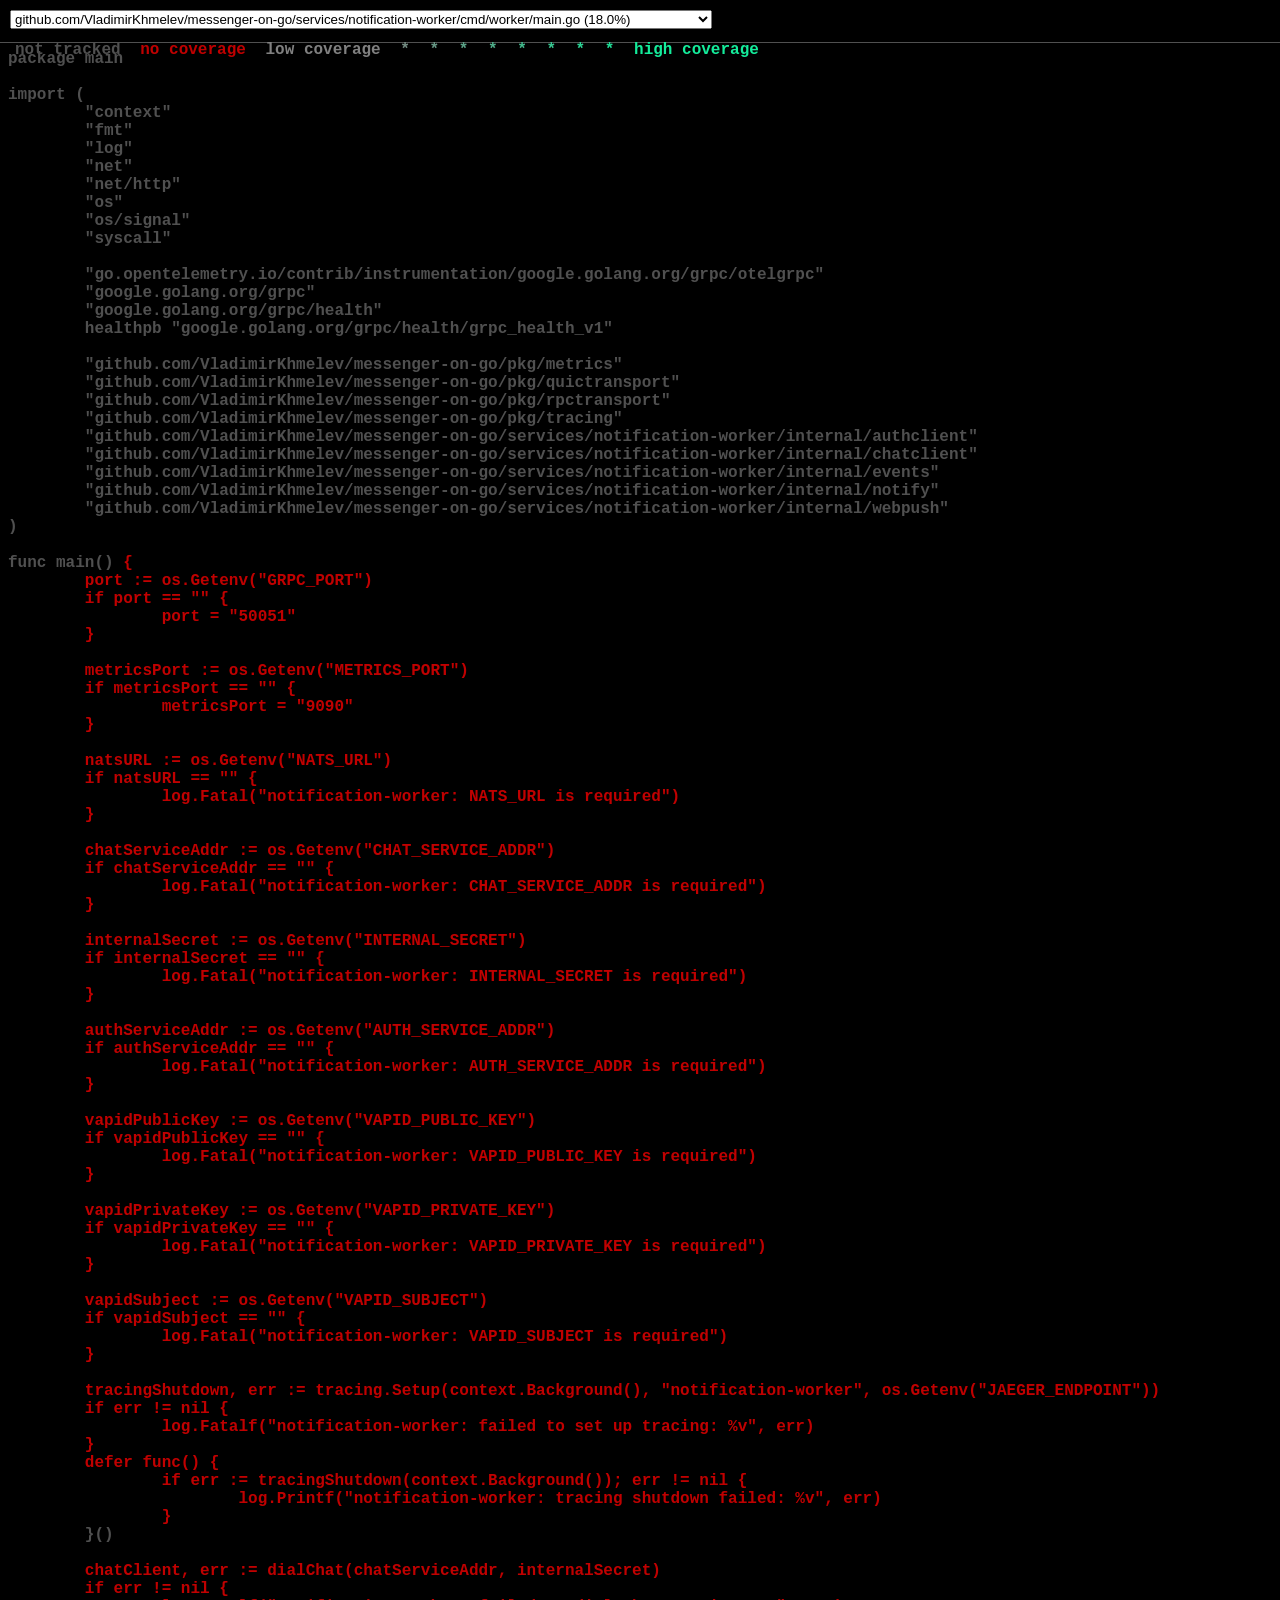
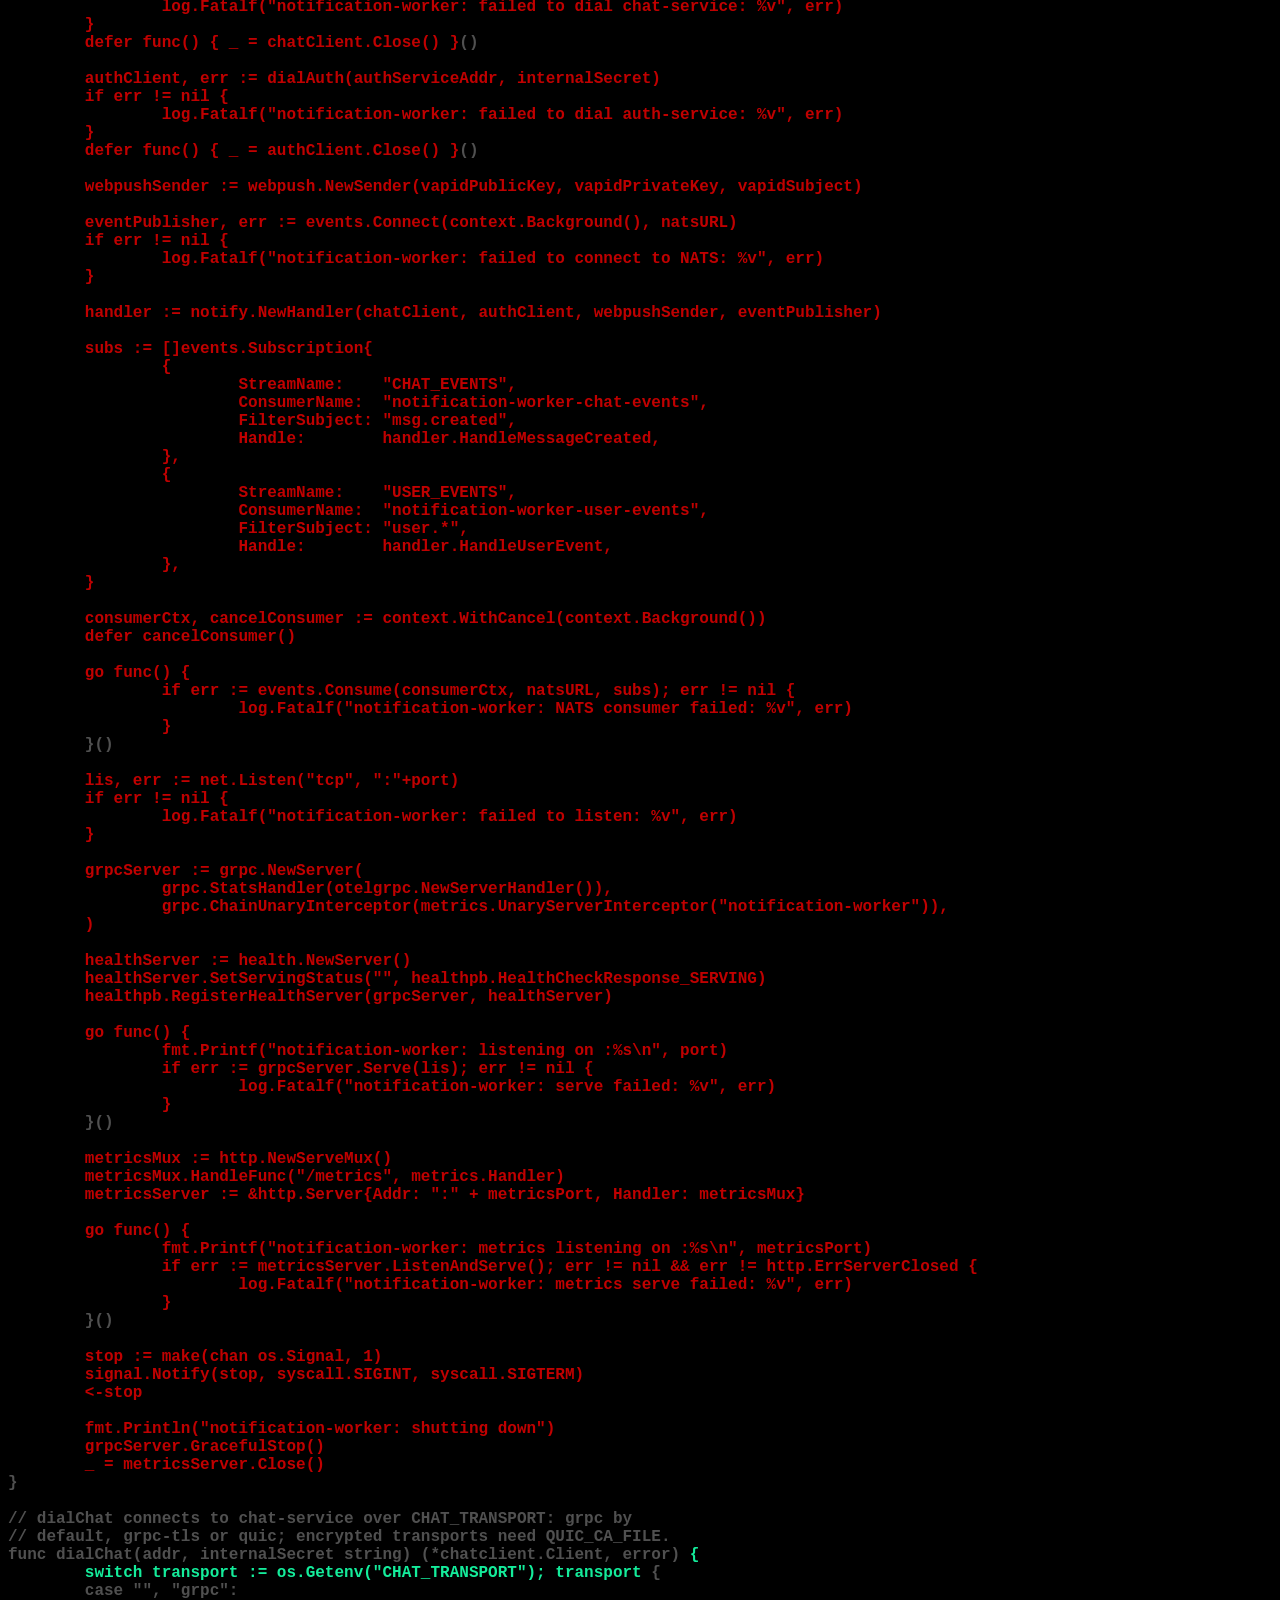
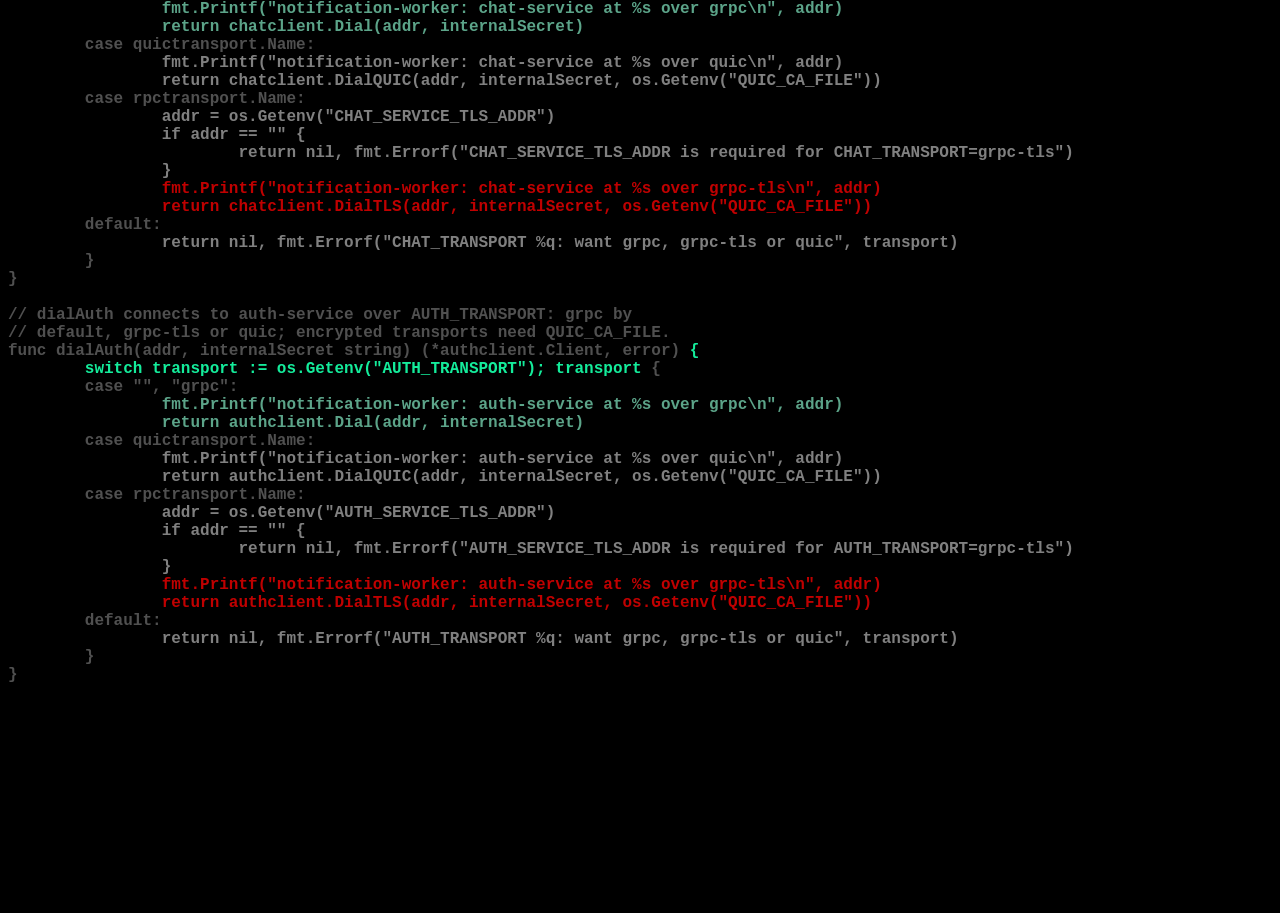
<file: coverage/notification-worker/cover.html>
<!DOCTYPE html>
<html>
	<head>
		<meta http-equiv="Content-Type" content="text/html; charset=utf-8">
		<title>worker: Go Coverage Report</title>
		<style>
			body {
				background: black;
				color: rgb(80, 80, 80);
			}
			body, pre, #legend span {
				font-family: Menlo, monospace;
				font-weight: bold;
			}
			#topbar {
				background: black;
				position: fixed;
				top: 0; left: 0; right: 0;
				height: 42px;
				border-bottom: 1px solid rgb(80, 80, 80);
			}
			#content {
				margin-top: 50px;
			}
			#nav, #legend {
				float: left;
				margin-left: 10px;
			}
			#legend {
				margin-top: 12px;
			}
			#nav {
				margin-top: 10px;
			}
			#legend span {
				margin: 0 5px;
			}
			.cov0 { color: rgb(192, 0, 0) }
.cov1 { color: rgb(128, 128, 128) }
.cov2 { color: rgb(116, 140, 131) }
.cov3 { color: rgb(104, 152, 134) }
.cov4 { color: rgb(92, 164, 137) }
.cov5 { color: rgb(80, 176, 140) }
.cov6 { color: rgb(68, 188, 143) }
.cov7 { color: rgb(56, 200, 146) }
.cov8 { color: rgb(44, 212, 149) }
.cov9 { color: rgb(32, 224, 152) }
.cov10 { color: rgb(20, 236, 155) }

		</style>
	</head>
	<body>
		<div id="topbar">
			<div id="nav">
				<select id="files">
				
				<option value="file0">github.com/VladimirKhmelev/messenger-on-go/services/notification-worker/cmd/worker/main.go (18.0%)</option>
				
				<option value="file1">github.com/VladimirKhmelev/messenger-on-go/services/notification-worker/internal/authclient/authclient.go (85.7%)</option>
				
				<option value="file2">github.com/VladimirKhmelev/messenger-on-go/services/notification-worker/internal/chatclient/chatclient.go (87.5%)</option>
				
				<option value="file3">github.com/VladimirKhmelev/messenger-on-go/services/notification-worker/internal/events/consumer.go (56.1%)</option>
				
				<option value="file4">github.com/VladimirKhmelev/messenger-on-go/services/notification-worker/internal/events/publisher.go (0.0%)</option>
				
				<option value="file5">github.com/VladimirKhmelev/messenger-on-go/services/notification-worker/internal/notify/handler.go (81.6%)</option>
				
				<option value="file6">github.com/VladimirKhmelev/messenger-on-go/services/notification-worker/internal/webpush/webpush.go (0.0%)</option>
				
				</select>
			</div>
			<div id="legend">
				<span>not tracked</span>
			
				<span class="cov0">no coverage</span>
				<span class="cov1">low coverage</span>
				<span class="cov2">*</span>
				<span class="cov3">*</span>
				<span class="cov4">*</span>
				<span class="cov5">*</span>
				<span class="cov6">*</span>
				<span class="cov7">*</span>
				<span class="cov8">*</span>
				<span class="cov9">*</span>
				<span class="cov10">high coverage</span>
			
			</div>
		</div>
		<div id="content">
		
		<pre class="file" id="file0" style="display: none">package main

import (
        "context"
        "fmt"
        "log"
        "net"
        "net/http"
        "os"
        "os/signal"
        "syscall"

        "go.opentelemetry.io/contrib/instrumentation/google.golang.org/grpc/otelgrpc"
        "google.golang.org/grpc"
        "google.golang.org/grpc/health"
        healthpb "google.golang.org/grpc/health/grpc_health_v1"

        "github.com/VladimirKhmelev/messenger-on-go/pkg/metrics"
        "github.com/VladimirKhmelev/messenger-on-go/pkg/quictransport"
        "github.com/VladimirKhmelev/messenger-on-go/pkg/rpctransport"
        "github.com/VladimirKhmelev/messenger-on-go/pkg/tracing"
        "github.com/VladimirKhmelev/messenger-on-go/services/notification-worker/internal/authclient"
        "github.com/VladimirKhmelev/messenger-on-go/services/notification-worker/internal/chatclient"
        "github.com/VladimirKhmelev/messenger-on-go/services/notification-worker/internal/events"
        "github.com/VladimirKhmelev/messenger-on-go/services/notification-worker/internal/notify"
        "github.com/VladimirKhmelev/messenger-on-go/services/notification-worker/internal/webpush"
)

func main() <span class="cov0" title="0">{
        port := os.Getenv("GRPC_PORT")
        if port == "" </span><span class="cov0" title="0">{
                port = "50051"
        }</span>

        <span class="cov0" title="0">metricsPort := os.Getenv("METRICS_PORT")
        if metricsPort == "" </span><span class="cov0" title="0">{
                metricsPort = "9090"
        }</span>

        <span class="cov0" title="0">natsURL := os.Getenv("NATS_URL")
        if natsURL == "" </span><span class="cov0" title="0">{
                log.Fatal("notification-worker: NATS_URL is required")
        }</span>

        <span class="cov0" title="0">chatServiceAddr := os.Getenv("CHAT_SERVICE_ADDR")
        if chatServiceAddr == "" </span><span class="cov0" title="0">{
                log.Fatal("notification-worker: CHAT_SERVICE_ADDR is required")
        }</span>

        <span class="cov0" title="0">internalSecret := os.Getenv("INTERNAL_SECRET")
        if internalSecret == "" </span><span class="cov0" title="0">{
                log.Fatal("notification-worker: INTERNAL_SECRET is required")
        }</span>

        <span class="cov0" title="0">authServiceAddr := os.Getenv("AUTH_SERVICE_ADDR")
        if authServiceAddr == "" </span><span class="cov0" title="0">{
                log.Fatal("notification-worker: AUTH_SERVICE_ADDR is required")
        }</span>

        <span class="cov0" title="0">vapidPublicKey := os.Getenv("VAPID_PUBLIC_KEY")
        if vapidPublicKey == "" </span><span class="cov0" title="0">{
                log.Fatal("notification-worker: VAPID_PUBLIC_KEY is required")
        }</span>

        <span class="cov0" title="0">vapidPrivateKey := os.Getenv("VAPID_PRIVATE_KEY")
        if vapidPrivateKey == "" </span><span class="cov0" title="0">{
                log.Fatal("notification-worker: VAPID_PRIVATE_KEY is required")
        }</span>

        <span class="cov0" title="0">vapidSubject := os.Getenv("VAPID_SUBJECT")
        if vapidSubject == "" </span><span class="cov0" title="0">{
                log.Fatal("notification-worker: VAPID_SUBJECT is required")
        }</span>

        <span class="cov0" title="0">tracingShutdown, err := tracing.Setup(context.Background(), "notification-worker", os.Getenv("JAEGER_ENDPOINT"))
        if err != nil </span><span class="cov0" title="0">{
                log.Fatalf("notification-worker: failed to set up tracing: %v", err)
        }</span>
        <span class="cov0" title="0">defer func() </span><span class="cov0" title="0">{
                if err := tracingShutdown(context.Background()); err != nil </span><span class="cov0" title="0">{
                        log.Printf("notification-worker: tracing shutdown failed: %v", err)
                }</span>
        }()

        <span class="cov0" title="0">chatClient, err := dialChat(chatServiceAddr, internalSecret)
        if err != nil </span><span class="cov0" title="0">{
                log.Fatalf("notification-worker: failed to dial chat-service: %v", err)
        }</span>
        <span class="cov0" title="0">defer func() </span><span class="cov0" title="0">{ _ = chatClient.Close() }</span>()

        <span class="cov0" title="0">authClient, err := dialAuth(authServiceAddr, internalSecret)
        if err != nil </span><span class="cov0" title="0">{
                log.Fatalf("notification-worker: failed to dial auth-service: %v", err)
        }</span>
        <span class="cov0" title="0">defer func() </span><span class="cov0" title="0">{ _ = authClient.Close() }</span>()

        <span class="cov0" title="0">webpushSender := webpush.NewSender(vapidPublicKey, vapidPrivateKey, vapidSubject)

        eventPublisher, err := events.Connect(context.Background(), natsURL)
        if err != nil </span><span class="cov0" title="0">{
                log.Fatalf("notification-worker: failed to connect to NATS: %v", err)
        }</span>

        <span class="cov0" title="0">handler := notify.NewHandler(chatClient, authClient, webpushSender, eventPublisher)

        subs := []events.Subscription{
                {
                        StreamName:    "CHAT_EVENTS",
                        ConsumerName:  "notification-worker-chat-events",
                        FilterSubject: "msg.created",
                        Handle:        handler.HandleMessageCreated,
                },
                {
                        StreamName:    "USER_EVENTS",
                        ConsumerName:  "notification-worker-user-events",
                        FilterSubject: "user.*",
                        Handle:        handler.HandleUserEvent,
                },
        }

        consumerCtx, cancelConsumer := context.WithCancel(context.Background())
        defer cancelConsumer()

        go func() </span><span class="cov0" title="0">{
                if err := events.Consume(consumerCtx, natsURL, subs); err != nil </span><span class="cov0" title="0">{
                        log.Fatalf("notification-worker: NATS consumer failed: %v", err)
                }</span>
        }()

        <span class="cov0" title="0">lis, err := net.Listen("tcp", ":"+port)
        if err != nil </span><span class="cov0" title="0">{
                log.Fatalf("notification-worker: failed to listen: %v", err)
        }</span>

        <span class="cov0" title="0">grpcServer := grpc.NewServer(
                grpc.StatsHandler(otelgrpc.NewServerHandler()),
                grpc.ChainUnaryInterceptor(metrics.UnaryServerInterceptor("notification-worker")),
        )

        healthServer := health.NewServer()
        healthServer.SetServingStatus("", healthpb.HealthCheckResponse_SERVING)
        healthpb.RegisterHealthServer(grpcServer, healthServer)

        go func() </span><span class="cov0" title="0">{
                fmt.Printf("notification-worker: listening on :%s\n", port)
                if err := grpcServer.Serve(lis); err != nil </span><span class="cov0" title="0">{
                        log.Fatalf("notification-worker: serve failed: %v", err)
                }</span>
        }()

        <span class="cov0" title="0">metricsMux := http.NewServeMux()
        metricsMux.HandleFunc("/metrics", metrics.Handler)
        metricsServer := &amp;http.Server{Addr: ":" + metricsPort, Handler: metricsMux}

        go func() </span><span class="cov0" title="0">{
                fmt.Printf("notification-worker: metrics listening on :%s\n", metricsPort)
                if err := metricsServer.ListenAndServe(); err != nil &amp;&amp; err != http.ErrServerClosed </span><span class="cov0" title="0">{
                        log.Fatalf("notification-worker: metrics serve failed: %v", err)
                }</span>
        }()

        <span class="cov0" title="0">stop := make(chan os.Signal, 1)
        signal.Notify(stop, syscall.SIGINT, syscall.SIGTERM)
        &lt;-stop

        fmt.Println("notification-worker: shutting down")
        grpcServer.GracefulStop()
        _ = metricsServer.Close()</span>
}

// dialChat connects to chat-service over CHAT_TRANSPORT: grpc by
// default, grpc-tls or quic; encrypted transports need QUIC_CA_FILE.
func dialChat(addr, internalSecret string) (*chatclient.Client, error) <span class="cov10" title="5">{
        switch transport := os.Getenv("CHAT_TRANSPORT"); transport </span>{
        case "", "grpc":<span class="cov4" title="2">
                fmt.Printf("notification-worker: chat-service at %s over grpc\n", addr)
                return chatclient.Dial(addr, internalSecret)</span>
        case quictransport.Name:<span class="cov1" title="1">
                fmt.Printf("notification-worker: chat-service at %s over quic\n", addr)
                return chatclient.DialQUIC(addr, internalSecret, os.Getenv("QUIC_CA_FILE"))</span>
        case rpctransport.Name:<span class="cov1" title="1">
                addr = os.Getenv("CHAT_SERVICE_TLS_ADDR")
                if addr == "" </span><span class="cov1" title="1">{
                        return nil, fmt.Errorf("CHAT_SERVICE_TLS_ADDR is required for CHAT_TRANSPORT=grpc-tls")
                }</span>
                <span class="cov0" title="0">fmt.Printf("notification-worker: chat-service at %s over grpc-tls\n", addr)
                return chatclient.DialTLS(addr, internalSecret, os.Getenv("QUIC_CA_FILE"))</span>
        default:<span class="cov1" title="1">
                return nil, fmt.Errorf("CHAT_TRANSPORT %q: want grpc, grpc-tls or quic", transport)</span>
        }
}

// dialAuth connects to auth-service over AUTH_TRANSPORT: grpc by
// default, grpc-tls or quic; encrypted transports need QUIC_CA_FILE.
func dialAuth(addr, internalSecret string) (*authclient.Client, error) <span class="cov10" title="5">{
        switch transport := os.Getenv("AUTH_TRANSPORT"); transport </span>{
        case "", "grpc":<span class="cov4" title="2">
                fmt.Printf("notification-worker: auth-service at %s over grpc\n", addr)
                return authclient.Dial(addr, internalSecret)</span>
        case quictransport.Name:<span class="cov1" title="1">
                fmt.Printf("notification-worker: auth-service at %s over quic\n", addr)
                return authclient.DialQUIC(addr, internalSecret, os.Getenv("QUIC_CA_FILE"))</span>
        case rpctransport.Name:<span class="cov1" title="1">
                addr = os.Getenv("AUTH_SERVICE_TLS_ADDR")
                if addr == "" </span><span class="cov1" title="1">{
                        return nil, fmt.Errorf("AUTH_SERVICE_TLS_ADDR is required for AUTH_TRANSPORT=grpc-tls")
                }</span>
                <span class="cov0" title="0">fmt.Printf("notification-worker: auth-service at %s over grpc-tls\n", addr)
                return authclient.DialTLS(addr, internalSecret, os.Getenv("QUIC_CA_FILE"))</span>
        default:<span class="cov1" title="1">
                return nil, fmt.Errorf("AUTH_TRANSPORT %q: want grpc, grpc-tls or quic", transport)</span>
        }
}
</pre>
		
		<pre class="file" id="file1" style="display: none">package authclient

import (
        "context"

        "go.opentelemetry.io/contrib/instrumentation/google.golang.org/grpc/otelgrpc"
        "google.golang.org/grpc"
        "google.golang.org/grpc/credentials/insecure"
        "google.golang.org/grpc/metadata"

        "github.com/VladimirKhmelev/messenger-on-go/pkg/metrics"
        "github.com/VladimirKhmelev/messenger-on-go/pkg/quictransport"
        "github.com/VladimirKhmelev/messenger-on-go/pkg/rpctransport"
        authv1 "github.com/VladimirKhmelev/messenger-on-go/proto/gen/auth/v1"
        "github.com/VladimirKhmelev/messenger-on-go/services/notification-worker/internal/domain"
)

type Client struct {
        conn           conn
        auth           authv1.AuthServiceClient
        internalSecret string
}

// conn is the connection to auth-service, over gRPC or QUIC.
type conn interface {
        grpc.ClientConnInterface
        Close() error
}

func Dial(addr, internalSecret string) (*Client, error) <span class="cov4" title="3">{
        conn, err := grpc.NewClient(addr,
                grpc.WithTransportCredentials(insecure.NewCredentials()),
                grpc.WithNoProxy(),
                grpc.WithStatsHandler(otelgrpc.NewClientHandler()),
                grpc.WithChainUnaryInterceptor(metrics.UnaryClientInterceptor("notification-worker")),
        )
        if err != nil </span><span class="cov0" title="0">{
                return nil, err
        }</span>
        <span class="cov4" title="3">return &amp;Client{conn: conn, auth: authv1.NewAuthServiceClient(conn), internalSecret: internalSecret}, nil</span>
}

// DialQUIC is Dial over QUIC; caFile holds the CA certificate used to
// verify auth-service's certificate.
func DialQUIC(addr, internalSecret, caFile string) (*Client, error) <span class="cov4" title="3">{
        conn, err := quictransport.Dial(quictransport.ClientConfig{
                Addr:   addr,
                CAFile: caFile,
                Interceptors: []grpc.UnaryClientInterceptor{
                        metrics.UnaryClientInterceptor("notification-worker", metrics.Transport(quictransport.Name)),
                },
        })
        if err != nil </span><span class="cov0" title="0">{
                return nil, err
        }</span>
        <span class="cov4" title="3">return &amp;Client{conn: conn, auth: authv1.NewAuthServiceClient(conn), internalSecret: internalSecret}, nil</span>
}

// DialTLS is Dial over gRPC with TLS 1.3; caFile holds the CA certificate used to
// verify auth-service's certificate.
func DialTLS(addr, internalSecret, caFile string) (*Client, error) <span class="cov4" title="3">{
        conn, err := rpctransport.Dial(rpctransport.ClientConfig{
                Addr:   addr,
                CAFile: caFile,
                Interceptors: []grpc.UnaryClientInterceptor{
                        metrics.UnaryClientInterceptor("notification-worker", metrics.Transport(rpctransport.Name)),
                },
        })
        if err != nil </span><span class="cov0" title="0">{
                return nil, err
        }</span>
        <span class="cov4" title="3">return &amp;Client{conn: conn, auth: authv1.NewAuthServiceClient(conn), internalSecret: internalSecret}, nil</span>
}

func (c *Client) Close() error <span class="cov8" title="12">{
        return c.conn.Close()
}</span>

func (c *Client) ListPushSubscriptions(ctx context.Context, userID string) ([]domain.PushSubscription, error) <span class="cov10" title="24">{
        ctx = metadata.AppendToOutgoingContext(ctx, "x-internal-secret", c.internalSecret)

        resp, err := c.auth.ListPushSubscriptions(ctx, &amp;authv1.ListPushSubscriptionsRequest{UserId: userID})
        if err != nil </span><span class="cov9" title="18">{
                return nil, err
        }</span>

        <span class="cov6" title="6">subs := make([]domain.PushSubscription, 0, len(resp.GetSubscriptions()))
        for _, s := range resp.GetSubscriptions() </span><span class="cov6" title="6">{
                subs = append(subs, domain.PushSubscription{
                        Endpoint:  s.GetEndpoint(),
                        P256dhKey: s.GetP256DhKey(),
                        AuthKey:   s.GetAuthKey(),
                })
        }</span>
        <span class="cov6" title="6">return subs, nil</span>
}
</pre>
		
		<pre class="file" id="file2" style="display: none">package chatclient

import (
        "context"

        "go.opentelemetry.io/contrib/instrumentation/google.golang.org/grpc/otelgrpc"
        "google.golang.org/grpc"
        "google.golang.org/grpc/credentials/insecure"
        "google.golang.org/grpc/metadata"

        "github.com/VladimirKhmelev/messenger-on-go/pkg/metrics"
        "github.com/VladimirKhmelev/messenger-on-go/pkg/quictransport"
        "github.com/VladimirKhmelev/messenger-on-go/pkg/rpctransport"
        chatv1 "github.com/VladimirKhmelev/messenger-on-go/proto/gen/chat/v1"
)

type Client struct {
        conn           conn
        chat           chatv1.ChatServiceClient
        internalSecret string
}

// conn is the connection to chat-service, over gRPC or QUIC.
type conn interface {
        grpc.ClientConnInterface
        Close() error
}

func Dial(addr, internalSecret string) (*Client, error) <span class="cov3" title="3">{
        conn, err := grpc.NewClient(addr,
                grpc.WithTransportCredentials(insecure.NewCredentials()),
                grpc.WithNoProxy(),
                grpc.WithStatsHandler(otelgrpc.NewClientHandler()),
                grpc.WithChainUnaryInterceptor(metrics.UnaryClientInterceptor("notification-worker")),
        )
        if err != nil </span><span class="cov0" title="0">{
                return nil, err
        }</span>
        <span class="cov3" title="3">return &amp;Client{conn: conn, chat: chatv1.NewChatServiceClient(conn), internalSecret: internalSecret}, nil</span>
}

// DialQUIC is Dial over QUIC; caFile holds the CA certificate used to
// verify chat-service's certificate.
func DialQUIC(addr, internalSecret, caFile string) (*Client, error) <span class="cov3" title="3">{
        conn, err := quictransport.Dial(quictransport.ClientConfig{
                Addr:   addr,
                CAFile: caFile,
                Interceptors: []grpc.UnaryClientInterceptor{
                        metrics.UnaryClientInterceptor("notification-worker", metrics.Transport(quictransport.Name)),
                },
        })
        if err != nil </span><span class="cov0" title="0">{
                return nil, err
        }</span>
        <span class="cov3" title="3">return &amp;Client{conn: conn, chat: chatv1.NewChatServiceClient(conn), internalSecret: internalSecret}, nil</span>
}

// DialTLS is Dial over gRPC with TLS 1.3; caFile holds the CA certificate used to
// verify chat-service's certificate.
func DialTLS(addr, internalSecret, caFile string) (*Client, error) <span class="cov3" title="3">{
        conn, err := rpctransport.Dial(rpctransport.ClientConfig{
                Addr:   addr,
                CAFile: caFile,
                Interceptors: []grpc.UnaryClientInterceptor{
                        metrics.UnaryClientInterceptor("notification-worker", metrics.Transport(rpctransport.Name)),
                },
        })
        if err != nil </span><span class="cov0" title="0">{
                return nil, err
        }</span>
        <span class="cov3" title="3">return &amp;Client{conn: conn, chat: chatv1.NewChatServiceClient(conn), internalSecret: internalSecret}, nil</span>
}

func (c *Client) Close() error <span class="cov7" title="12">{
        return c.conn.Close()
}</span>

func (c *Client) ListMembers(ctx context.Context, chatID string) ([]string, error) <span class="cov7" title="12">{
        ctx = c.withInternalSecret(ctx)

        resp, err := c.chat.ListMembers(ctx, &amp;chatv1.ListMembersRequest{ChatId: chatID})
        if err != nil </span><span class="cov5" title="6">{
                return nil, err
        }</span>
        <span class="cov5" title="6">return resp.GetUserIds(), nil</span>
}

func (c *Client) IsOnline(ctx context.Context, userID string) (bool, error) <span class="cov8" title="21">{
        ctx = c.withInternalSecret(ctx)

        resp, err := c.chat.GetPresence(ctx, &amp;chatv1.GetPresenceRequest{UserId: userID})
        if err != nil </span><span class="cov7" title="15">{
                return false, err
        }</span>
        <span class="cov5" title="6">return resp.GetOnline(), nil</span>
}

func (c *Client) withInternalSecret(ctx context.Context) context.Context <span class="cov10" title="33">{
        return metadata.AppendToOutgoingContext(ctx, "x-internal-secret", c.internalSecret)
}</span>
</pre>
		
		<pre class="file" id="file3" style="display: none">package events

import (
        "context"
        "log"
        "time"

        "github.com/nats-io/nats.go"
        "github.com/nats-io/nats.go/jetstream"

        "github.com/VladimirKhmelev/messenger-on-go/pkg/tracing"
)

const pullBatch = 10

var (
        pullMaxWait = 5 * time.Second
        // retryPause is the wait after a failed fetch.
        retryPause = time.Second
)

type Subscription struct {
        StreamName    string
        ConsumerName  string
        FilterSubject string
        Handle        func(ctx context.Context, subject string, data []byte)
}

func Consume(ctx context.Context, url string, subs []Subscription) error <span class="cov0" title="0">{
        nc, err := nats.Connect(url)
        if err != nil </span><span class="cov0" title="0">{
                return err
        }</span>
        <span class="cov0" title="0">defer nc.Close()

        js, err := jetstream.New(nc)
        if err != nil </span><span class="cov0" title="0">{
                return err
        }</span>

        <span class="cov0" title="0">errCh := make(chan error, len(subs))
        for _, sub := range subs </span><span class="cov0" title="0">{
                go func(sub Subscription) </span><span class="cov0" title="0">{
                        errCh &lt;- consumeOne(ctx, js, sub)
                }</span>(sub)
        }

        <span class="cov0" title="0">for range subs </span><span class="cov0" title="0">{
                if err := &lt;-errCh; err != nil </span><span class="cov0" title="0">{
                        return err
                }</span>
        }
        <span class="cov0" title="0">return nil</span>
}

// consumeOne hands the messages of a durable consumer to sub.Handle until
// ctx is done. A failed fetch returns at once, so the next one waits for
// retryPause; the consumer is not created anew, since a new durable
// consumer would deliver the whole stream again.
func consumeOne(ctx context.Context, js jetstream.JetStream, sub Subscription) error <span class="cov4" title="3">{
        stream, err := js.Stream(ctx, sub.StreamName)
        if err != nil </span><span class="cov0" title="0">{
                return err
        }</span>

        <span class="cov4" title="3">consumer, err := stream.CreateOrUpdateConsumer(ctx, jetstream.ConsumerConfig{
                Durable:       sub.ConsumerName,
                FilterSubject: sub.FilterSubject,
                AckPolicy:     jetstream.AckExplicitPolicy,
        })
        if err != nil </span><span class="cov0" title="0">{
                return err
        }</span>

        <span class="cov4" title="3">for </span><span class="cov10" title="26">{
                select </span>{
                case &lt;-ctx.Done():<span class="cov4" title="3">
                        return nil</span>
                default:<span class="cov9" title="23"></span>
                }

                <span class="cov9" title="23">msgs, err := consumer.Fetch(pullBatch, jetstream.FetchMaxWait(pullMaxWait))
                if err != nil </span><span class="cov7" title="11">{
                        log.Printf("notification-worker: failed to fetch %s batch: %v", sub.FilterSubject, err)
                        sleep(ctx, retryPause)
                        continue</span>
                }

                <span class="cov7" title="12">for msg := range msgs.Messages() </span><span class="cov1" title="1">{
                        msgCtx, span := tracing.StartConsumeSpan(ctx, msg.Subject(), msg.Headers())
                        sub.Handle(msgCtx, msg.Subject(), msg.Data())
                        span.End()
                        if err := msg.Ack(); err != nil </span><span class="cov0" title="0">{
                                log.Printf("notification-worker: failed to ack %s message: %v", sub.FilterSubject, err)
                        }</span>
                }
                <span class="cov7" title="12">if err := msgs.Error(); err != nil </span><span class="cov7" title="10">{
                        log.Printf("notification-worker: failed to fetch %s batch: %v", sub.FilterSubject, err)
                        sleep(ctx, retryPause)
                }</span>
        }
}

// sleep waits for d or until ctx is done.
func sleep(ctx context.Context, d time.Duration) <span class="cov9" title="21">{
        t := time.NewTimer(d)
        defer t.Stop()
        select </span>{
        case &lt;-ctx.Done():<span class="cov4" title="3"></span>
        case &lt;-t.C:<span class="cov8" title="18"></span>
        }
}
</pre>
		
		<pre class="file" id="file4" style="display: none">package events

import (
        "context"
        "encoding/json"

        "github.com/nats-io/nats.go"
        "github.com/nats-io/nats.go/jetstream"

        "github.com/VladimirKhmelev/messenger-on-go/pkg/metrics"
        "github.com/VladimirKhmelev/messenger-on-go/pkg/tracing"
        "github.com/VladimirKhmelev/messenger-on-go/services/notification-worker/internal/domain"
)

const (
        NotifyStreamName = "NOTIFY_EVENTS"

        SubjectNotifyPush = "notify.push"
)

type Publisher struct {
        js jetstream.JetStream
}

func Connect(ctx context.Context, url string) (*Publisher, error) <span class="cov0" title="0">{
        nc, err := nats.Connect(url)
        if err != nil </span><span class="cov0" title="0">{
                return nil, err
        }</span>

        <span class="cov0" title="0">js, err := jetstream.New(nc)
        if err != nil </span><span class="cov0" title="0">{
                return nil, err
        }</span>

        <span class="cov0" title="0">_, err = js.CreateOrUpdateStream(ctx, jetstream.StreamConfig{
                Name:     NotifyStreamName,
                Subjects: []string{"notify.*"},
        })
        if err != nil </span><span class="cov0" title="0">{
                return nil, err
        }</span>

        <span class="cov0" title="0">return &amp;Publisher{js: js}, nil</span>
}

func (p *Publisher) PublishNotifyPush(ctx context.Context, event domain.NotifyPush) error <span class="cov0" title="0">{
        payload, err := json.Marshal(event)
        if err != nil </span><span class="cov0" title="0">{
                return err
        }</span>

        <span class="cov0" title="0">ctx, header, span := tracing.StartPublishSpan(ctx, SubjectNotifyPush)
        defer span.End()

        _, err = p.js.PublishMsg(ctx, &amp;nats.Msg{Subject: SubjectNotifyPush, Data: payload, Header: header})
        if err != nil </span><span class="cov0" title="0">{
                return err
        }</span>
        <span class="cov0" title="0">metrics.NotifyPushTotal.Inc()
        return nil</span>
}
</pre>
		
		<pre class="file" id="file5" style="display: none">package notify

import (
        "context"
        "encoding/json"
        "log"

        "github.com/VladimirKhmelev/messenger-on-go/pkg/metrics"
        "github.com/VladimirKhmelev/messenger-on-go/services/notification-worker/internal/domain"
)

type Handler struct {
        chat    ChatClient
        auth    AuthClient
        webpush WebPushSender
        events  EventPublisher
}

func NewHandler(chat ChatClient, auth AuthClient, webpushSender WebPushSender, eventPublisher EventPublisher) *Handler <span class="cov8" title="6">{
        return &amp;Handler{chat: chat, auth: auth, webpush: webpushSender, events: eventPublisher}
}</span>

func (h *Handler) HandleMessageCreated(ctx context.Context, subject string, data []byte) <span class="cov8" title="6">{
        var event domain.MessageCreated
        if err := json.Unmarshal(data, &amp;event); err != nil </span><span class="cov1" title="1">{
                log.Printf("notification-worker: failed to unmarshal %s: %v", subject, err)
                metrics.NATSConsumeErrorsTotal.Inc()
                return
        }</span>

        <span class="cov7" title="5">recipients, err := h.recipientsNeedingNotification(ctx, event)
        if err != nil </span><span class="cov1" title="1">{
                log.Printf("notification-worker: failed to resolve recipients for message %s: %v", event.MessageID, err)
                metrics.NATSConsumeErrorsTotal.Inc()
                return
        }</span>

        <span class="cov6" title="4">for _, userID := range recipients </span><span class="cov5" title="3">{
                if err := h.events.PublishNotifyPush(ctx, domain.NotifyPush{
                        UserID:    userID,
                        ChatID:    event.ChatID,
                        MessageID: event.MessageID,
                        CreatedAt: event.CreatedAt,
                }); err != nil </span><span class="cov0" title="0">{
                        log.Printf("notification-worker: failed to publish notify.push for user %s: %v", userID, err)
                        metrics.NATSConsumeErrorsTotal.Inc()
                }</span>

                <span class="cov5" title="3">h.sendWebPush(ctx, userID, event)</span>
        }
}

func (h *Handler) sendWebPush(ctx context.Context, userID string, event domain.MessageCreated) <span class="cov5" title="3">{
        subs, err := h.auth.ListPushSubscriptions(ctx, userID)
        if err != nil </span><span class="cov0" title="0">{
                log.Printf("notification-worker: failed to list push subscriptions for user %s: %v", userID, err)
                return
        }</span>

        <span class="cov5" title="3">payload := domain.PushPayload{ChatID: event.ChatID, MessageID: event.MessageID}
        for _, sub := range subs </span><span class="cov3" title="2">{
                h.webpush.Send(ctx, sub, payload)
        }</span>
}

func (h *Handler) recipientsNeedingNotification(ctx context.Context, event domain.MessageCreated) ([]string, error) <span class="cov7" title="5">{
        memberIDs, err := h.chat.ListMembers(ctx, event.ChatID)
        if err != nil </span><span class="cov1" title="1">{
                return nil, err
        }</span>

        <span class="cov6" title="4">var recipients []string
        for _, userID := range memberIDs </span><span class="cov10" title="9">{
                if userID == event.SenderID </span><span class="cov6" title="4">{
                        continue</span>
                }

                <span class="cov7" title="5">online, err := h.chat.IsOnline(ctx, userID)
                if err != nil </span><span class="cov0" title="0">{
                        log.Printf("notification-worker: failed to check presence for user %s: %v", userID, err)
                        continue</span>
                }
                <span class="cov7" title="5">if !online </span><span class="cov5" title="3">{
                        recipients = append(recipients, userID)
                }</span>
        }
        <span class="cov6" title="4">return recipients, nil</span>
}

func (h *Handler) HandleUserEvent(_ context.Context, subject string, data []byte) <span class="cov0" title="0">{
        log.Printf("notification-worker: received %s: %s", subject, string(data))
}</span>
</pre>
		
		<pre class="file" id="file6" style="display: none">package webpush

import (
        "context"
        "encoding/json"
        "io"
        "log"

        upstream "github.com/SherClockHolmes/webpush-go"
        "github.com/VladimirKhmelev/messenger-on-go/services/notification-worker/internal/domain"
)

type Sender struct {
        vapidPublicKey  string
        vapidPrivateKey string
        vapidSubject    string
}

func NewSender(vapidPublicKey, vapidPrivateKey, vapidSubject string) *Sender <span class="cov0" title="0">{
        return &amp;Sender{
                vapidPublicKey:  vapidPublicKey,
                vapidPrivateKey: vapidPrivateKey,
                vapidSubject:    vapidSubject,
        }
}</span>

func (s *Sender) Send(ctx context.Context, sub domain.PushSubscription, payload domain.PushPayload) <span class="cov0" title="0">{
        message, err := json.Marshal(payload)
        if err != nil </span><span class="cov0" title="0">{
                log.Printf("notification-worker: failed to marshal push payload: %v", err)
                return
        }</span>

        <span class="cov0" title="0">resp, err := upstream.SendNotificationWithContext(ctx, message, &amp;upstream.Subscription{
                Endpoint: sub.Endpoint,
                Keys: upstream.Keys{
                        P256dh: sub.P256dhKey,
                        Auth:   sub.AuthKey,
                },
        }, &amp;upstream.Options{
                Subscriber:      s.vapidSubject,
                VAPIDPublicKey:  s.vapidPublicKey,
                VAPIDPrivateKey: s.vapidPrivateKey,
                TTL:             60,
        })
        if err != nil </span><span class="cov0" title="0">{
                log.Printf("notification-worker: failed to send web push: %v", err)
                return
        }</span>
        <span class="cov0" title="0">defer func() </span><span class="cov0" title="0">{ _ = resp.Body.Close() }</span>()

        <span class="cov0" title="0">if resp.StatusCode &lt; 200 || resp.StatusCode &gt;= 300 </span><span class="cov0" title="0">{
                body, _ := io.ReadAll(resp.Body)
                log.Printf("notification-worker: web push rejected, status=%d body=%s", resp.StatusCode, string(body))
                return
        }</span>
}
</pre>
		
		</div>
	</body>
	<script>
	(function() {
		var files = document.getElementById('files');
		var visible;
		files.addEventListener('change', onChange, false);
		function select(part) {
			if (visible)
				visible.style.display = 'none';
			visible = document.getElementById(part);
			if (!visible)
				return;
			files.value = part;
			visible.style.display = 'block';
			location.hash = part;
		}
		function onChange() {
			select(files.value);
			window.scrollTo(0, 0);
		}
		if (location.hash != "") {
			select(location.hash.substr(1));
		}
		if (!visible) {
			select("file0");
		}
	})();
	</script>
</html>
</file>
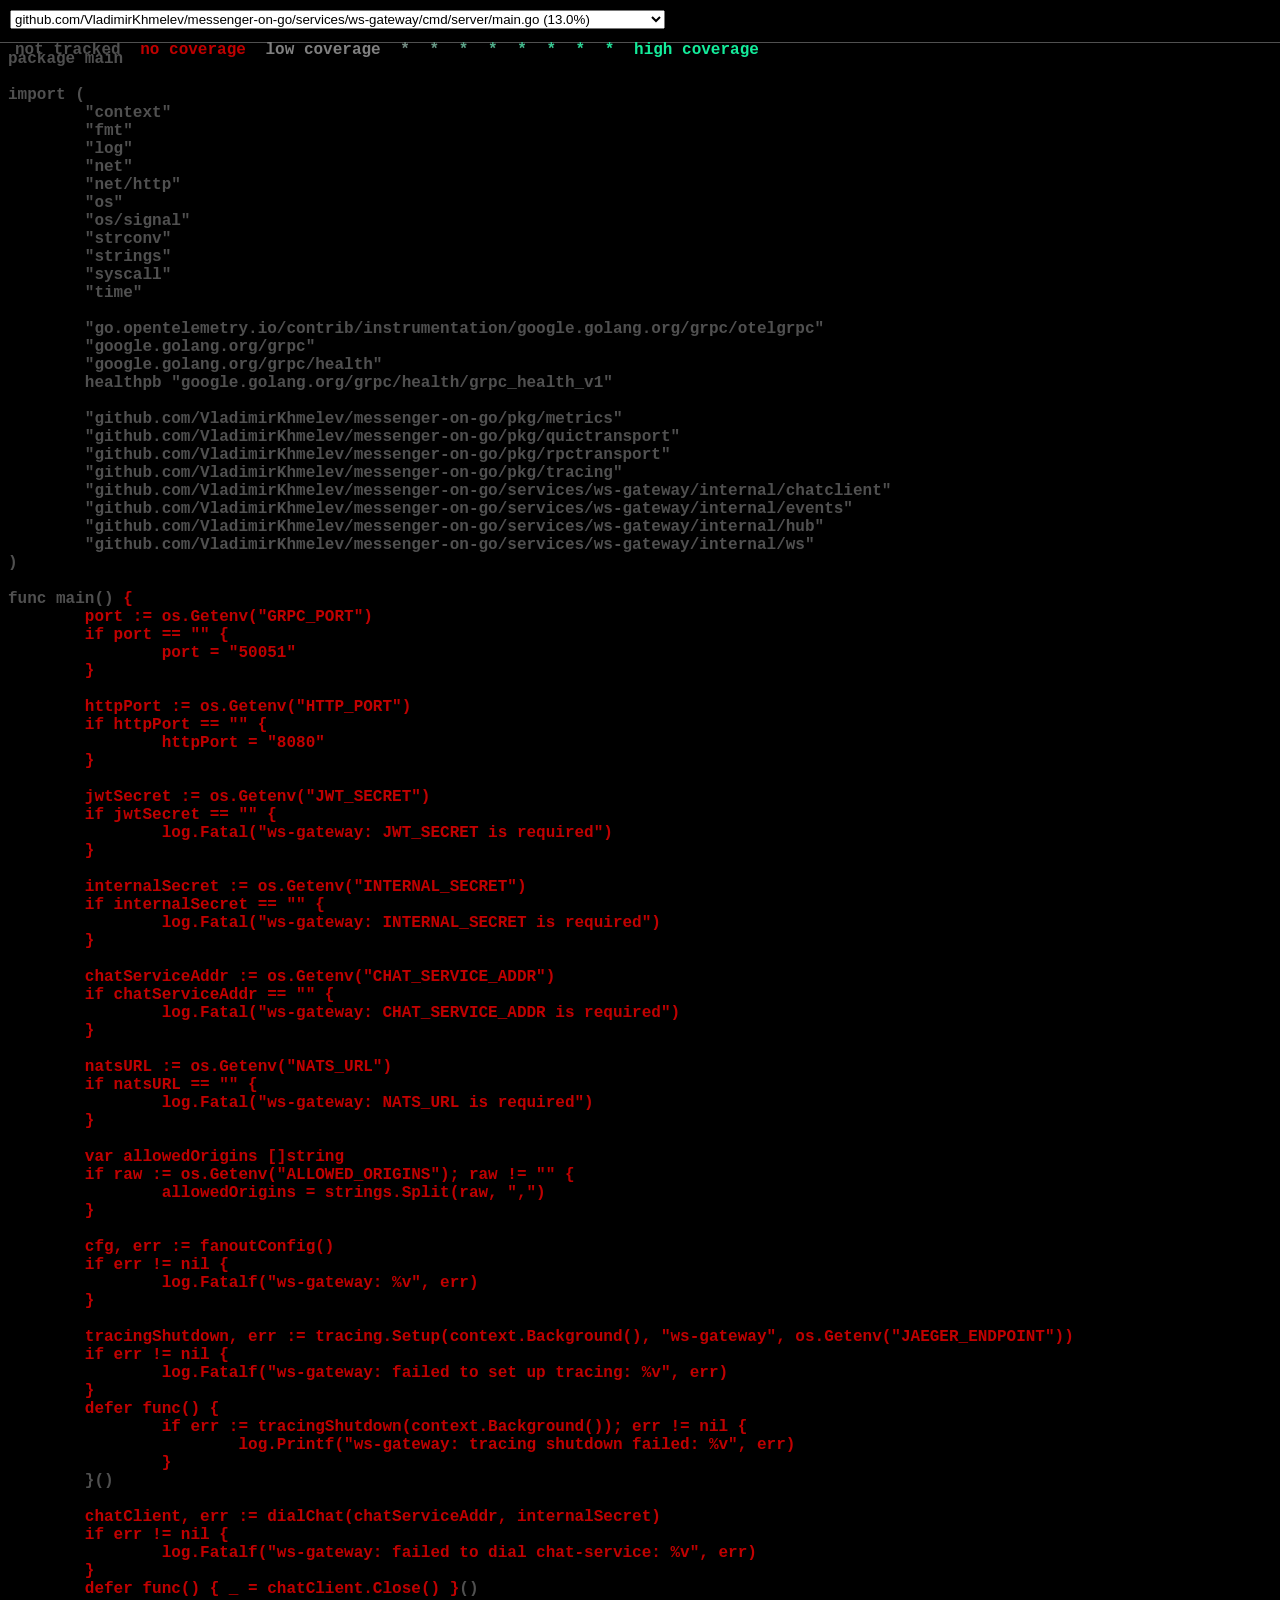
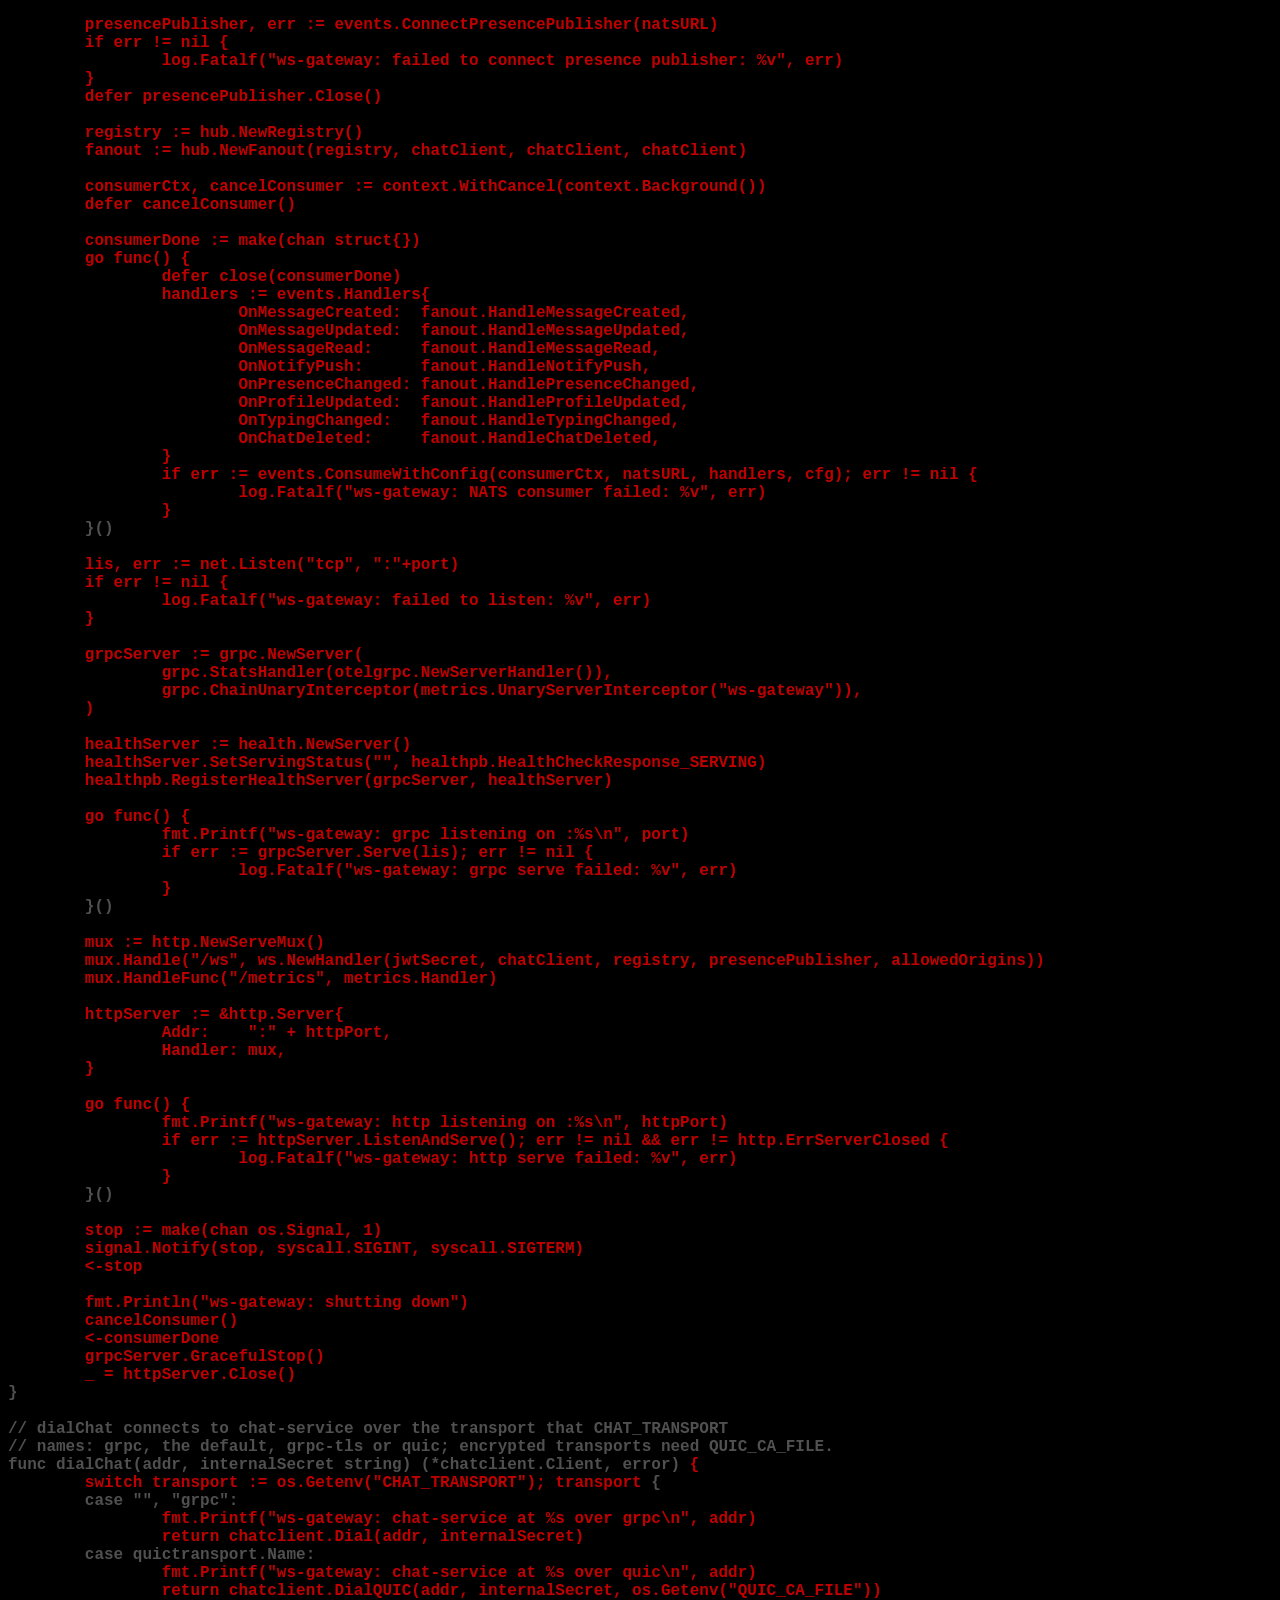
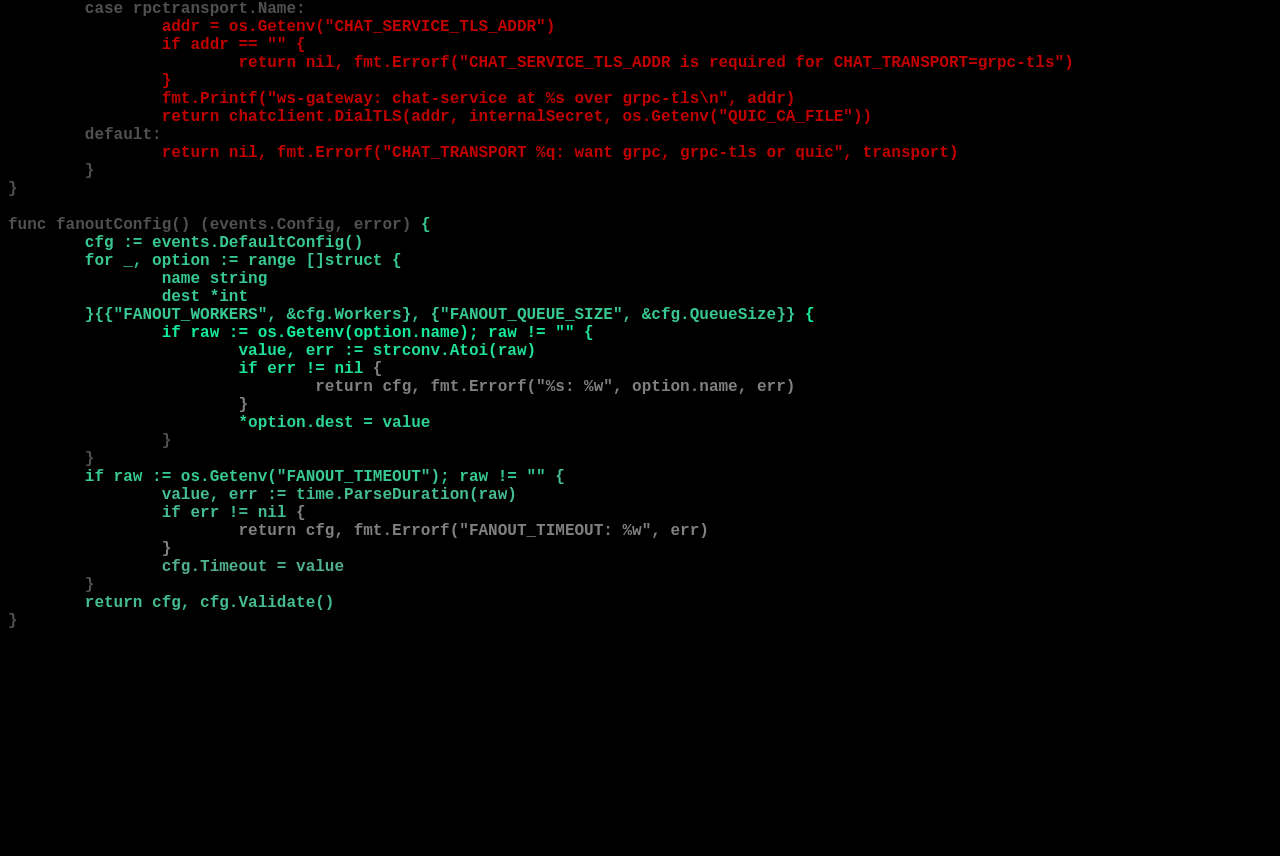
<file: coverage/ws-gateway/cover.html>
<!DOCTYPE html>
<html>
	<head>
		<meta http-equiv="Content-Type" content="text/html; charset=utf-8">
		<title>server: Go Coverage Report</title>
		<style>
			body {
				background: black;
				color: rgb(80, 80, 80);
			}
			body, pre, #legend span {
				font-family: Menlo, monospace;
				font-weight: bold;
			}
			#topbar {
				background: black;
				position: fixed;
				top: 0; left: 0; right: 0;
				height: 42px;
				border-bottom: 1px solid rgb(80, 80, 80);
			}
			#content {
				margin-top: 50px;
			}
			#nav, #legend {
				float: left;
				margin-left: 10px;
			}
			#legend {
				margin-top: 12px;
			}
			#nav {
				margin-top: 10px;
			}
			#legend span {
				margin: 0 5px;
			}
			.cov0 { color: rgb(192, 0, 0) }
.cov1 { color: rgb(128, 128, 128) }
.cov2 { color: rgb(116, 140, 131) }
.cov3 { color: rgb(104, 152, 134) }
.cov4 { color: rgb(92, 164, 137) }
.cov5 { color: rgb(80, 176, 140) }
.cov6 { color: rgb(68, 188, 143) }
.cov7 { color: rgb(56, 200, 146) }
.cov8 { color: rgb(44, 212, 149) }
.cov9 { color: rgb(32, 224, 152) }
.cov10 { color: rgb(20, 236, 155) }

		</style>
	</head>
	<body>
		<div id="topbar">
			<div id="nav">
				<select id="files">
				
				<option value="file0">github.com/VladimirKhmelev/messenger-on-go/services/ws-gateway/cmd/server/main.go (13.0%)</option>
				
				<option value="file1">github.com/VladimirKhmelev/messenger-on-go/services/ws-gateway/internal/chatclient/chatclient.go (0.0%)</option>
				
				<option value="file2">github.com/VladimirKhmelev/messenger-on-go/services/ws-gateway/internal/events/consumer.go (74.1%)</option>
				
				<option value="file3">github.com/VladimirKhmelev/messenger-on-go/services/ws-gateway/internal/events/decode.go (100.0%)</option>
				
				<option value="file4">github.com/VladimirKhmelev/messenger-on-go/services/ws-gateway/internal/events/pool.go (97.6%)</option>
				
				<option value="file5">github.com/VladimirKhmelev/messenger-on-go/services/ws-gateway/internal/hub/fanout.go (61.5%)</option>
				
				<option value="file6">github.com/VladimirKhmelev/messenger-on-go/services/ws-gateway/internal/hub/registry.go (96.3%)</option>
				
				<option value="file7">github.com/VladimirKhmelev/messenger-on-go/services/ws-gateway/internal/ws/handler.go (80.0%)</option>
				
				<option value="file8">github.com/VladimirKhmelev/messenger-on-go/services/ws-gateway/internal/ws/protocol.go (100.0%)</option>
				
				<option value="file9">github.com/VladimirKhmelev/messenger-on-go/services/ws-gateway/internal/ws/session.go (57.0%)</option>
				
				</select>
			</div>
			<div id="legend">
				<span>not tracked</span>
			
				<span class="cov0">no coverage</span>
				<span class="cov1">low coverage</span>
				<span class="cov2">*</span>
				<span class="cov3">*</span>
				<span class="cov4">*</span>
				<span class="cov5">*</span>
				<span class="cov6">*</span>
				<span class="cov7">*</span>
				<span class="cov8">*</span>
				<span class="cov9">*</span>
				<span class="cov10">high coverage</span>
			
			</div>
		</div>
		<div id="content">
		
		<pre class="file" id="file0" style="display: none">package main

import (
        "context"
        "fmt"
        "log"
        "net"
        "net/http"
        "os"
        "os/signal"
        "strconv"
        "strings"
        "syscall"
        "time"

        "go.opentelemetry.io/contrib/instrumentation/google.golang.org/grpc/otelgrpc"
        "google.golang.org/grpc"
        "google.golang.org/grpc/health"
        healthpb "google.golang.org/grpc/health/grpc_health_v1"

        "github.com/VladimirKhmelev/messenger-on-go/pkg/metrics"
        "github.com/VladimirKhmelev/messenger-on-go/pkg/quictransport"
        "github.com/VladimirKhmelev/messenger-on-go/pkg/rpctransport"
        "github.com/VladimirKhmelev/messenger-on-go/pkg/tracing"
        "github.com/VladimirKhmelev/messenger-on-go/services/ws-gateway/internal/chatclient"
        "github.com/VladimirKhmelev/messenger-on-go/services/ws-gateway/internal/events"
        "github.com/VladimirKhmelev/messenger-on-go/services/ws-gateway/internal/hub"
        "github.com/VladimirKhmelev/messenger-on-go/services/ws-gateway/internal/ws"
)

func main() <span class="cov0" title="0">{
        port := os.Getenv("GRPC_PORT")
        if port == "" </span><span class="cov0" title="0">{
                port = "50051"
        }</span>

        <span class="cov0" title="0">httpPort := os.Getenv("HTTP_PORT")
        if httpPort == "" </span><span class="cov0" title="0">{
                httpPort = "8080"
        }</span>

        <span class="cov0" title="0">jwtSecret := os.Getenv("JWT_SECRET")
        if jwtSecret == "" </span><span class="cov0" title="0">{
                log.Fatal("ws-gateway: JWT_SECRET is required")
        }</span>

        <span class="cov0" title="0">internalSecret := os.Getenv("INTERNAL_SECRET")
        if internalSecret == "" </span><span class="cov0" title="0">{
                log.Fatal("ws-gateway: INTERNAL_SECRET is required")
        }</span>

        <span class="cov0" title="0">chatServiceAddr := os.Getenv("CHAT_SERVICE_ADDR")
        if chatServiceAddr == "" </span><span class="cov0" title="0">{
                log.Fatal("ws-gateway: CHAT_SERVICE_ADDR is required")
        }</span>

        <span class="cov0" title="0">natsURL := os.Getenv("NATS_URL")
        if natsURL == "" </span><span class="cov0" title="0">{
                log.Fatal("ws-gateway: NATS_URL is required")
        }</span>

        <span class="cov0" title="0">var allowedOrigins []string
        if raw := os.Getenv("ALLOWED_ORIGINS"); raw != "" </span><span class="cov0" title="0">{
                allowedOrigins = strings.Split(raw, ",")
        }</span>

        <span class="cov0" title="0">cfg, err := fanoutConfig()
        if err != nil </span><span class="cov0" title="0">{
                log.Fatalf("ws-gateway: %v", err)
        }</span>

        <span class="cov0" title="0">tracingShutdown, err := tracing.Setup(context.Background(), "ws-gateway", os.Getenv("JAEGER_ENDPOINT"))
        if err != nil </span><span class="cov0" title="0">{
                log.Fatalf("ws-gateway: failed to set up tracing: %v", err)
        }</span>
        <span class="cov0" title="0">defer func() </span><span class="cov0" title="0">{
                if err := tracingShutdown(context.Background()); err != nil </span><span class="cov0" title="0">{
                        log.Printf("ws-gateway: tracing shutdown failed: %v", err)
                }</span>
        }()

        <span class="cov0" title="0">chatClient, err := dialChat(chatServiceAddr, internalSecret)
        if err != nil </span><span class="cov0" title="0">{
                log.Fatalf("ws-gateway: failed to dial chat-service: %v", err)
        }</span>
        <span class="cov0" title="0">defer func() </span><span class="cov0" title="0">{ _ = chatClient.Close() }</span>()

        <span class="cov0" title="0">presencePublisher, err := events.ConnectPresencePublisher(natsURL)
        if err != nil </span><span class="cov0" title="0">{
                log.Fatalf("ws-gateway: failed to connect presence publisher: %v", err)
        }</span>
        <span class="cov0" title="0">defer presencePublisher.Close()

        registry := hub.NewRegistry()
        fanout := hub.NewFanout(registry, chatClient, chatClient, chatClient)

        consumerCtx, cancelConsumer := context.WithCancel(context.Background())
        defer cancelConsumer()

        consumerDone := make(chan struct{})
        go func() </span><span class="cov0" title="0">{
                defer close(consumerDone)
                handlers := events.Handlers{
                        OnMessageCreated:  fanout.HandleMessageCreated,
                        OnMessageUpdated:  fanout.HandleMessageUpdated,
                        OnMessageRead:     fanout.HandleMessageRead,
                        OnNotifyPush:      fanout.HandleNotifyPush,
                        OnPresenceChanged: fanout.HandlePresenceChanged,
                        OnProfileUpdated:  fanout.HandleProfileUpdated,
                        OnTypingChanged:   fanout.HandleTypingChanged,
                        OnChatDeleted:     fanout.HandleChatDeleted,
                }
                if err := events.ConsumeWithConfig(consumerCtx, natsURL, handlers, cfg); err != nil </span><span class="cov0" title="0">{
                        log.Fatalf("ws-gateway: NATS consumer failed: %v", err)
                }</span>
        }()

        <span class="cov0" title="0">lis, err := net.Listen("tcp", ":"+port)
        if err != nil </span><span class="cov0" title="0">{
                log.Fatalf("ws-gateway: failed to listen: %v", err)
        }</span>

        <span class="cov0" title="0">grpcServer := grpc.NewServer(
                grpc.StatsHandler(otelgrpc.NewServerHandler()),
                grpc.ChainUnaryInterceptor(metrics.UnaryServerInterceptor("ws-gateway")),
        )

        healthServer := health.NewServer()
        healthServer.SetServingStatus("", healthpb.HealthCheckResponse_SERVING)
        healthpb.RegisterHealthServer(grpcServer, healthServer)

        go func() </span><span class="cov0" title="0">{
                fmt.Printf("ws-gateway: grpc listening on :%s\n", port)
                if err := grpcServer.Serve(lis); err != nil </span><span class="cov0" title="0">{
                        log.Fatalf("ws-gateway: grpc serve failed: %v", err)
                }</span>
        }()

        <span class="cov0" title="0">mux := http.NewServeMux()
        mux.Handle("/ws", ws.NewHandler(jwtSecret, chatClient, registry, presencePublisher, allowedOrigins))
        mux.HandleFunc("/metrics", metrics.Handler)

        httpServer := &amp;http.Server{
                Addr:    ":" + httpPort,
                Handler: mux,
        }

        go func() </span><span class="cov0" title="0">{
                fmt.Printf("ws-gateway: http listening on :%s\n", httpPort)
                if err := httpServer.ListenAndServe(); err != nil &amp;&amp; err != http.ErrServerClosed </span><span class="cov0" title="0">{
                        log.Fatalf("ws-gateway: http serve failed: %v", err)
                }</span>
        }()

        <span class="cov0" title="0">stop := make(chan os.Signal, 1)
        signal.Notify(stop, syscall.SIGINT, syscall.SIGTERM)
        &lt;-stop

        fmt.Println("ws-gateway: shutting down")
        cancelConsumer()
        &lt;-consumerDone
        grpcServer.GracefulStop()
        _ = httpServer.Close()</span>
}

// dialChat connects to chat-service over the transport that CHAT_TRANSPORT
// names: grpc, the default, grpc-tls or quic; encrypted transports need QUIC_CA_FILE.
func dialChat(addr, internalSecret string) (*chatclient.Client, error) <span class="cov0" title="0">{
        switch transport := os.Getenv("CHAT_TRANSPORT"); transport </span>{
        case "", "grpc":<span class="cov0" title="0">
                fmt.Printf("ws-gateway: chat-service at %s over grpc\n", addr)
                return chatclient.Dial(addr, internalSecret)</span>
        case quictransport.Name:<span class="cov0" title="0">
                fmt.Printf("ws-gateway: chat-service at %s over quic\n", addr)
                return chatclient.DialQUIC(addr, internalSecret, os.Getenv("QUIC_CA_FILE"))</span>
        case rpctransport.Name:<span class="cov0" title="0">
                addr = os.Getenv("CHAT_SERVICE_TLS_ADDR")
                if addr == "" </span><span class="cov0" title="0">{
                        return nil, fmt.Errorf("CHAT_SERVICE_TLS_ADDR is required for CHAT_TRANSPORT=grpc-tls")
                }</span>
                <span class="cov0" title="0">fmt.Printf("ws-gateway: chat-service at %s over grpc-tls\n", addr)
                return chatclient.DialTLS(addr, internalSecret, os.Getenv("QUIC_CA_FILE"))</span>
        default:<span class="cov0" title="0">
                return nil, fmt.Errorf("CHAT_TRANSPORT %q: want grpc, grpc-tls or quic", transport)</span>
        }
}

func fanoutConfig() (events.Config, error) <span class="cov7" title="6">{
        cfg := events.DefaultConfig()
        for _, option := range []struct {
                name string
                dest *int
        }{{"FANOUT_WORKERS", &amp;cfg.Workers}, {"FANOUT_QUEUE_SIZE", &amp;cfg.QueueSize}} </span><span class="cov10" title="11">{
                if raw := os.Getenv(option.name); raw != "" </span><span class="cov9" title="9">{
                        value, err := strconv.Atoi(raw)
                        if err != nil </span><span class="cov1" title="1">{
                                return cfg, fmt.Errorf("%s: %w", option.name, err)
                        }</span>
                        <span class="cov8" title="8">*option.dest = value</span>
                }
        }
        <span class="cov7" title="5">if raw := os.Getenv("FANOUT_TIMEOUT"); raw != "" </span><span class="cov6" title="4">{
                value, err := time.ParseDuration(raw)
                if err != nil </span><span class="cov1" title="1">{
                        return cfg, fmt.Errorf("FANOUT_TIMEOUT: %w", err)
                }</span>
                <span class="cov5" title="3">cfg.Timeout = value</span>
        }
        <span class="cov6" title="4">return cfg, cfg.Validate()</span>
}
</pre>
		
		<pre class="file" id="file1" style="display: none">package chatclient

import (
        "context"

        "go.opentelemetry.io/contrib/instrumentation/google.golang.org/grpc/otelgrpc"
        "google.golang.org/grpc"
        "google.golang.org/grpc/credentials/insecure"
        "google.golang.org/grpc/metadata"

        "github.com/VladimirKhmelev/messenger-on-go/pkg/metrics"
        "github.com/VladimirKhmelev/messenger-on-go/pkg/quictransport"
        "github.com/VladimirKhmelev/messenger-on-go/pkg/rpctransport"
        chatv1 "github.com/VladimirKhmelev/messenger-on-go/proto/gen/chat/v1"
        "github.com/VladimirKhmelev/messenger-on-go/services/ws-gateway/internal/domain"
)

type Client struct {
        conn           conn
        chat           chatv1.ChatServiceClient
        internalSecret string
}

// conn is the connection to chat-service, over gRPC or over QUIC.
type conn interface {
        grpc.ClientConnInterface
        Close() error
}

func Dial(addr, internalSecret string) (*Client, error) <span class="cov0" title="0">{
        conn, err := grpc.NewClient(addr,
                grpc.WithTransportCredentials(insecure.NewCredentials()),
                grpc.WithNoProxy(),
                grpc.WithStatsHandler(otelgrpc.NewClientHandler()),
                grpc.WithChainUnaryInterceptor(metrics.UnaryClientInterceptor("ws-gateway")),
        )
        if err != nil </span><span class="cov0" title="0">{
                return nil, err
        }</span>
        <span class="cov0" title="0">return &amp;Client{conn: conn, chat: chatv1.NewChatServiceClient(conn), internalSecret: internalSecret}, nil</span>
}

// DialQUIC is Dial over QUIC (pkg/quictransport); caFile holds the CA
// certificate that chat-service's certificate is checked against.
func DialQUIC(addr, internalSecret, caFile string) (*Client, error) <span class="cov0" title="0">{
        conn, err := quictransport.Dial(quictransport.ClientConfig{
                Addr:   addr,
                CAFile: caFile,
                Interceptors: []grpc.UnaryClientInterceptor{
                        metrics.UnaryClientInterceptor("ws-gateway", metrics.Transport(quictransport.Name)),
                },
        })
        if err != nil </span><span class="cov0" title="0">{
                return nil, err
        }</span>
        <span class="cov0" title="0">return &amp;Client{conn: conn, chat: chatv1.NewChatServiceClient(conn), internalSecret: internalSecret}, nil</span>
}

// DialTLS is Dial over gRPC with TLS 1.3 (pkg/quictransport); caFile holds the CA
// certificate that chat-service's certificate is checked against.
func DialTLS(addr, internalSecret, caFile string) (*Client, error) <span class="cov0" title="0">{
        conn, err := rpctransport.Dial(rpctransport.ClientConfig{
                Addr:   addr,
                CAFile: caFile,
                Interceptors: []grpc.UnaryClientInterceptor{
                        metrics.UnaryClientInterceptor("ws-gateway", metrics.Transport(rpctransport.Name)),
                },
        })
        if err != nil </span><span class="cov0" title="0">{
                return nil, err
        }</span>
        <span class="cov0" title="0">return &amp;Client{conn: conn, chat: chatv1.NewChatServiceClient(conn), internalSecret: internalSecret}, nil</span>
}

func (c *Client) Close() error <span class="cov0" title="0">{
        return c.conn.Close()
}</span>

func (c *Client) SendMessage(ctx context.Context, bearerToken, chatID, text string) (string, error) <span class="cov0" title="0">{
        ctx = withBearerToken(ctx, bearerToken)

        resp, err := c.chat.SendMessage(ctx, &amp;chatv1.SendMessageRequest{ChatId: chatID, Text: text})
        if err != nil </span><span class="cov0" title="0">{
                return "", err
        }</span>
        <span class="cov0" title="0">return resp.GetMessageId(), nil</span>
}

func (c *Client) GetHistory(ctx context.Context, bearerToken, chatID string, limit, offset int32) ([]domain.Message, error) <span class="cov0" title="0">{
        ctx = withBearerToken(ctx, bearerToken)

        resp, err := c.chat.GetHistory(ctx, &amp;chatv1.GetHistoryRequest{ChatId: chatID, Limit: limit, Offset: offset})
        if err != nil </span><span class="cov0" title="0">{
                return nil, err
        }</span>

        <span class="cov0" title="0">messages := make([]domain.Message, 0, len(resp.GetMessages()))
        for _, m := range resp.GetMessages() </span><span class="cov0" title="0">{
                messages = append(messages, toClientMessage(m))
        }</span>
        <span class="cov0" title="0">return messages, nil</span>
}

func (c *Client) ListMembers(ctx context.Context, chatID string) ([]string, error) <span class="cov0" title="0">{
        ctx = c.withInternalSecret(ctx)

        resp, err := c.chat.ListMembers(ctx, &amp;chatv1.ListMembersRequest{ChatId: chatID})
        if err != nil </span><span class="cov0" title="0">{
                return nil, err
        }</span>
        <span class="cov0" title="0">return resp.GetUserIds(), nil</span>
}

func (c *Client) GetPresence(ctx context.Context, userID string) (online bool, lastSeenUnix int64, err error) <span class="cov0" title="0">{
        ctx = c.withInternalSecret(ctx)

        resp, err := c.chat.GetPresence(ctx, &amp;chatv1.GetPresenceRequest{UserId: userID})
        if err != nil </span><span class="cov0" title="0">{
                return false, 0, err
        }</span>
        <span class="cov0" title="0">return resp.GetOnline(), resp.GetLastSeenUnix(), nil</span>
}

func (c *Client) SetOnline(ctx context.Context, userID string) error <span class="cov0" title="0">{
        ctx = c.withInternalSecret(ctx)

        _, err := c.chat.SetOnline(ctx, &amp;chatv1.SetOnlineRequest{UserId: userID})
        return err
}</span>

func (c *Client) SetOffline(ctx context.Context, userID string) error <span class="cov0" title="0">{
        ctx = c.withInternalSecret(ctx)

        _, err := c.chat.SetOffline(ctx, &amp;chatv1.SetOfflineRequest{UserId: userID})
        return err
}</span>

func (c *Client) SetTyping(ctx context.Context, chatID, userID string) error <span class="cov0" title="0">{
        ctx = c.withInternalSecret(ctx)

        _, err := c.chat.SetTyping(ctx, &amp;chatv1.SetTypingRequest{ChatId: chatID, UserId: userID})
        return err
}</span>

func (c *Client) ListContacts(ctx context.Context, userID string) ([]string, error) <span class="cov0" title="0">{
        ctx = c.withInternalSecret(ctx)

        resp, err := c.chat.ListContacts(ctx, &amp;chatv1.ListContactsRequest{UserId: userID})
        if err != nil </span><span class="cov0" title="0">{
                return nil, err
        }</span>
        <span class="cov0" title="0">return resp.GetUserIds(), nil</span>
}

func (c *Client) GetMessage(ctx context.Context, messageID string) (domain.Message, error) <span class="cov0" title="0">{
        ctx = c.withInternalSecret(ctx)

        resp, err := c.chat.GetMessage(ctx, &amp;chatv1.GetMessageRequest{MessageId: messageID})
        if err != nil </span><span class="cov0" title="0">{
                return domain.Message{}, err
        }</span>
        <span class="cov0" title="0">return toClientMessage(resp.GetMessage()), nil</span>
}

func (c *Client) EditMessage(ctx context.Context, bearerToken, chatID, messageID, text string) error <span class="cov0" title="0">{
        ctx = withBearerToken(ctx, bearerToken)

        _, err := c.chat.EditMessage(ctx, &amp;chatv1.EditMessageRequest{ChatId: chatID, MessageId: messageID, Text: text})
        return err
}</span>

func (c *Client) DeleteMessageForAll(ctx context.Context, bearerToken, chatID, messageID string) error <span class="cov0" title="0">{
        ctx = withBearerToken(ctx, bearerToken)

        _, err := c.chat.DeleteMessageForAll(ctx, &amp;chatv1.DeleteMessageForAllRequest{ChatId: chatID, MessageId: messageID})
        return err
}</span>

func (c *Client) DeleteMessageForMe(ctx context.Context, bearerToken, chatID, messageID string) error <span class="cov0" title="0">{
        ctx = withBearerToken(ctx, bearerToken)

        _, err := c.chat.DeleteMessageForMe(ctx, &amp;chatv1.DeleteMessageForMeRequest{ChatId: chatID, MessageId: messageID})
        return err
}</span>

func (c *Client) MarkRead(ctx context.Context, bearerToken, chatID, messageID string) error <span class="cov0" title="0">{
        ctx = withBearerToken(ctx, bearerToken)

        _, err := c.chat.MarkRead(ctx, &amp;chatv1.MarkReadRequest{ChatId: chatID, MessageId: messageID})
        return err
}</span>

func (c *Client) GetReadStatus(ctx context.Context, chatID, userID string) (string, error) <span class="cov0" title="0">{
        ctx = c.withInternalSecret(ctx)

        resp, err := c.chat.GetReadStatus(ctx, &amp;chatv1.GetReadStatusRequest{ChatId: chatID, UserId: userID})
        if err != nil </span><span class="cov0" title="0">{
                return "", err
        }</span>
        <span class="cov0" title="0">return resp.GetLastReadMessageId(), nil</span>
}

func toClientMessage(m *chatv1.Message) domain.Message <span class="cov0" title="0">{
        return domain.Message{
                MessageID:     m.GetMessageId(),
                SenderUserID:  m.GetSenderUserId(),
                Text:          m.GetText(),
                CreatedAtUnix: m.GetCreatedAtUnix(),
                EditedAtUnix:  m.GetEditedAtUnix(),
                Deleted:       m.GetDeleted(),
        }
}</span>

func (c *Client) withInternalSecret(ctx context.Context) context.Context <span class="cov0" title="0">{
        return metadata.AppendToOutgoingContext(ctx, "x-internal-secret", c.internalSecret)
}</span>

func withBearerToken(ctx context.Context, bearerToken string) context.Context <span class="cov0" title="0">{
        return metadata.AppendToOutgoingContext(ctx, "authorization", "Bearer "+bearerToken)
}</span>
</pre>
		
		<pre class="file" id="file2" style="display: none">package events

import (
        "context"
        "encoding/json"
        "log"
        "sync"
        "time"

        "github.com/nats-io/nats.go"
        "github.com/nats-io/nats.go/jetstream"

        "github.com/VladimirKhmelev/messenger-on-go/pkg/tracing"
        "github.com/VladimirKhmelev/messenger-on-go/services/ws-gateway/internal/domain"
)

const (
        chatStreamName    = "CHAT_EVENTS"
        subjectMsg        = "msg.created"
        subjectMsgEdit    = "msg.updated"
        subjectMsgDelete  = "msg.deleted"
        subjectMsgRead    = "msg.read"
        subjectChatDelete = "chat.deleted"

        notifyStreamName = "NOTIFY_EVENTS"
        subjectNotify    = "notify.push"

        userStreamName        = "USER_EVENTS"
        subjectProfileUpdated = "user.profile_updated"

        subjectPresence = "user.presence"
        subjectTyping   = "chat.typing"

        pullBatch = 10

        // inactiveThreshold is how long NATS keeps a consumer that fetches
        // nothing, far above the time a batch takes to handle.
        inactiveThreshold = time.Minute
)

var (
        pullMaxWait = 5 * time.Second
        // retryPause is the wait before a failed consumer is created anew.
        retryPause = time.Second
)

type Handlers struct {
        OnMessageCreated  func(ctx context.Context, event domain.MessageCreated) error
        OnMessageUpdated  func(ctx context.Context, event domain.MessageUpdated) error
        OnMessageRead     func(ctx context.Context, event domain.MessageRead) error
        OnNotifyPush      func(ctx context.Context, event domain.NotifyPush) error
        OnPresenceChanged func(ctx context.Context, event domain.PresenceChanged) error
        OnProfileUpdated  func(ctx context.Context, event domain.ProfileUpdated) error
        OnTypingChanged   func(ctx context.Context, event domain.TypingChanged) error
        OnChatDeleted     func(ctx context.Context, event domain.ChatDeleted) error
}

type PresencePublisher struct {
        nc *nats.Conn
}

func ConnectPresencePublisher(url string) (*PresencePublisher, error) <span class="cov0" title="0">{
        nc, err := nats.Connect(url)
        if err != nil </span><span class="cov0" title="0">{
                return nil, err
        }</span>
        <span class="cov0" title="0">return &amp;PresencePublisher{nc: nc}, nil</span>
}

func (p *PresencePublisher) Close() <span class="cov0" title="0">{
        p.nc.Close()
}</span>

func (p *PresencePublisher) PublishPresenceChanged(ctx context.Context, event domain.PresenceChanged) error <span class="cov0" title="0">{
        payload, err := json.Marshal(event)
        if err != nil </span><span class="cov0" title="0">{
                return err
        }</span>

        <span class="cov0" title="0">_, header, span := tracing.StartPublishSpan(ctx, subjectPresence)
        defer span.End()

        return p.nc.PublishMsg(&amp;nats.Msg{Subject: subjectPresence, Data: payload, Header: header})</span>
}

func (p *PresencePublisher) PublishTypingChanged(ctx context.Context, event domain.TypingChanged) error <span class="cov0" title="0">{
        payload, err := json.Marshal(event)
        if err != nil </span><span class="cov0" title="0">{
                return err
        }</span>

        <span class="cov0" title="0">_, header, span := tracing.StartPublishSpan(ctx, subjectTyping)
        defer span.End()

        return p.nc.PublishMsg(&amp;nats.Msg{Subject: subjectTyping, Data: payload, Header: header})</span>
}

// Consume uses the default fanout limits.
func Consume(ctx context.Context, url string, handlers Handlers) error <span class="cov0" title="0">{
        return ConsumeWithConfig(ctx, url, handlers, DefaultConfig())
}</span>

func ConsumeWithConfig(ctx context.Context, url string, handlers Handlers, cfg Config) error <span class="cov1" title="1">{
        if err := cfg.Validate(); err != nil </span><span class="cov0" title="0">{
                return err
        }</span>
        <span class="cov1" title="1">ctx, cancel := context.WithCancel(ctx)
        defer cancel()
        nc, err := nats.Connect(url)
        if err != nil </span><span class="cov0" title="0">{
                return err
        }</span>
        <span class="cov1" title="1">defer nc.Close()
        js, err := jetstream.New(nc)
        if err != nil </span><span class="cov0" title="0">{
                return err
        }</span>
        <span class="cov1" title="1">p := newPool(ctx, cfg)
        defer p.close()
        // A full queue may hold a batch until each bounded job has freed a slot.
        // Keep the ephemeral consumer alive through that interval.
        lifetime := max(inactiveThreshold, time.Duration(pullBatch+2)*cfg.Timeout)
        dispatch := func(subject string, header nats.Header, data []byte) error </span><span class="cov6" title="8">{
                key, handle, err := decodeEvent(subject, data, handlers)
                if err != nil </span><span class="cov2" title="2">{
                        log.Printf("ws-gateway: invalid %s event: %v", subject, err)
                        return nil
                }</span>
                <span class="cov5" title="6">return p.submit(key, func(ctx context.Context) error </span><span class="cov5" title="6">{
                        ctx, span := tracing.StartConsumeSpan(ctx, subject, header)
                        defer span.End()
                        return handle(ctx)
                }</span>)
        }
        <span class="cov1" title="1">core := func(subject string) func() error </span><span class="cov2" title="2">{
                return func() error </span><span class="cov2" title="2">{
                        sub, err := nc.Subscribe(subject, func(msg *nats.Msg) </span><span class="cov0" title="0">{ _ = dispatch(msg.Subject, msg.Header, msg.Data) }</span>)
                        <span class="cov2" title="2">if err != nil </span><span class="cov0" title="0">{
                                return err
                        }</span>
                        <span class="cov2" title="2">defer func() </span><span class="cov2" title="2">{ _ = sub.Unsubscribe() }</span>()
                        <span class="cov2" title="2">&lt;-ctx.Done()
                        return nil</span>
                }
        }
        <span class="cov1" title="1">stream := func(name string, subjects []string) func() error </span><span class="cov3" title="3">{
                return func() error </span><span class="cov3" title="3">{
                        return consumeMessages(ctx, js, name, subjects, lifetime, func(_ context.Context, msg jetstream.Msg) error </span><span class="cov6" title="8">{
                                return dispatch(msg.Subject(), msg.Headers(), msg.Data())
                        }</span>)
                }
        }
        <span class="cov1" title="1">readers := []func() error{
                stream(chatStreamName, []string{subjectMsg, subjectMsgEdit, subjectMsgDelete, subjectMsgRead, subjectChatDelete}),
                stream(notifyStreamName, []string{subjectNotify}),
                stream(userStreamName, []string{subjectProfileUpdated}),
                core(subjectPresence), core(subjectTyping),
        }
        errors := make(chan error, len(readers))
        var wg sync.WaitGroup
        for _, read := range readers </span><span class="cov5" title="5">{
                wg.Go(func() </span><span class="cov5" title="5">{ errors &lt;- read() }</span>)
        }
        <span class="cov1" title="1">var first error
        for range readers </span><span class="cov5" title="5">{
                if err := &lt;-errors; err != nil &amp;&amp; first == nil </span><span class="cov0" title="0">{
                        first = err
                        cancel()
                }</span>
        }
        <span class="cov1" title="1">wg.Wait()
        return first</span>
}

func consumeOne(ctx context.Context, js jetstream.JetStream, streamName, filterSubject string, handle func(ctx context.Context, data []byte)) error <span class="cov5" title="6">{
        return consumeMulti(ctx, js, streamName, []string{filterSubject}, handle)
}</span>

// consumeMulti hands the messages on the subjects to handle until ctx is
// done. The consumer delivers only the messages published after it is
// created: the sessions it fans out to get the older ones from the history
// of their chats. A consumer that fails, such as one NATS has deleted, is
// created anew after a pause; the messages meanwhile are not delivered.
func consumeMulti(ctx context.Context, js jetstream.JetStream, streamName string, filterSubjects []string, handle func(ctx context.Context, data []byte)) error <span class="cov5" title="6">{
        return consumeMessages(ctx, js, streamName, filterSubjects, inactiveThreshold, func(ctx context.Context, msg jetstream.Msg) error </span><span class="cov3" title="3">{
                msgCtx, span := tracing.StartConsumeSpan(ctx, msg.Subject(), msg.Headers())
                defer span.End()
                handle(msgCtx, msg.Data())
                return nil
        }</span>)
}

func consumeMessages(ctx context.Context, js jetstream.JetStream, streamName string, filterSubjects []string, lifetime time.Duration, handle func(context.Context, jetstream.Msg) error) error <span class="cov6" title="9">{
        consumer, err := newConsumer(ctx, js, streamName, filterSubjects, lifetime)
        if err != nil </span><span class="cov1" title="1">{
                if ctx.Err() != nil </span><span class="cov0" title="0">{
                        return nil
                }</span>
                <span class="cov1" title="1">return err</span>
        }

        <span class="cov6" title="8">for ctx.Err() == nil </span><span class="cov10" title="33">{
                if consumer == nil </span><span class="cov9" title="23">{
                        if !sleep(ctx, retryPause) </span><span class="cov2" title="2">{
                                return nil
                        }</span>
                        <span class="cov8" title="21">c, err := newConsumer(ctx, js, streamName, filterSubjects, lifetime)
                        if err != nil </span><span class="cov8" title="19">{
                                log.Printf("ws-gateway: failed to create %v consumer: %v", filterSubjects, err)
                                continue</span>
                        }
                        <span class="cov2" title="2">log.Printf("ws-gateway: created %v consumer anew", filterSubjects)
                        consumer = c</span>
                }

                <span class="cov7" title="12">msgs, err := consumer.Fetch(pullBatch, jetstream.FetchMaxWait(pullMaxWait))
                if err != nil </span><span class="cov1" title="1">{
                        log.Printf("ws-gateway: failed to fetch %v batch: %v", filterSubjects, err)
                        consumer = nil
                        continue</span>
                }

                <span class="cov7" title="11">for msg := range msgs.Messages() </span><span class="cov7" title="11">{
                        if err := handle(ctx, msg); err != nil </span><span class="cov0" title="0">{
                                if ctx.Err() != nil </span><span class="cov0" title="0">{
                                        return nil
                                }</span>
                                <span class="cov0" title="0">return err</span>
                        }
                }
                <span class="cov7" title="11">if err := msgs.Error(); err != nil </span><span class="cov3" title="3">{
                        log.Printf("ws-gateway: failed to fetch %v batch: %v", filterSubjects, err)
                        consumer = nil
                }</span>
        }
        <span class="cov5" title="6">return nil</span>
}

func newConsumer(ctx context.Context, js jetstream.JetStream, streamName string, filterSubjects []string, lifetime time.Duration) (jetstream.Consumer, error) <span class="cov9" title="30">{
        stream, err := js.Stream(ctx, streamName)
        if err != nil </span><span class="cov8" title="20">{
                return nil, err
        }</span>
        <span class="cov6" title="10">return stream.CreateConsumer(ctx, jetstream.ConsumerConfig{
                FilterSubjects:    filterSubjects,
                AckPolicy:         jetstream.AckNonePolicy,
                DeliverPolicy:     jetstream.DeliverNewPolicy,
                InactiveThreshold: lifetime,
        })</span>
}

// sleep waits for d and reports whether ctx is still live.
func sleep(ctx context.Context, d time.Duration) bool <span class="cov9" title="23">{
        t := time.NewTimer(d)
        defer t.Stop()
        select </span>{
        case &lt;-ctx.Done():<span class="cov2" title="2">
                return false</span>
        case &lt;-t.C:<span class="cov8" title="21">
                return true</span>
        }
}
</pre>
		
		<pre class="file" id="file3" style="display: none">package events

import (
        "context"
        "encoding/json"
        "fmt"

        "github.com/VladimirKhmelev/messenger-on-go/services/ws-gateway/internal/domain"
)

func decode[T any](data []byte, key func(T) string, handle func(context.Context, T) error) (string, func(context.Context) error, error) <span class="cov9" title="28">{
        var event T
        if err := json.Unmarshal(data, &amp;event); err != nil </span><span class="cov2" title="2">{
                return "", nil, err
        }</span>
        <span class="cov9" title="26">k := key(event)
        if k == "" || handle == nil </span><span class="cov7" title="11">{
                return "", nil, fmt.Errorf("missing routing key or handler")
        }</span>
        <span class="cov8" title="15">return k, func(ctx context.Context) error </span><span class="cov8" title="15">{ return handle(ctx, event) }</span>, nil
}

func decodeEvent(subject string, data []byte, h Handlers) (string, func(context.Context) error, error) <span class="cov10" title="29">{
        switch subject </span>{
        case subjectMsg:<span class="cov6" title="8">
                return decode(data, func(e domain.MessageCreated) string </span><span class="cov5" title="6">{
                        if e.ChatID == "" </span><span class="cov2" title="2">{
                                return ""
                        }</span>
                        <span class="cov4" title="4">return "chat:" + e.ChatID</span>
                }, h.OnMessageCreated)
        case subjectMsgEdit, subjectMsgDelete:<span class="cov5" title="6">
                return decode(data, func(e domain.MessageUpdated) string </span><span class="cov5" title="6">{
                        if e.ChatID == "" </span><span class="cov2" title="2">{
                                return ""
                        }</span>
                        <span class="cov4" title="4">return "chat:" + e.ChatID</span>
                }, h.OnMessageUpdated)
        case subjectMsgRead:<span class="cov3" title="3">
                return decode(data, func(e domain.MessageRead) string </span><span class="cov3" title="3">{
                        if e.ChatID == "" </span><span class="cov1" title="1">{
                                return ""
                        }</span>
                        <span class="cov2" title="2">return "chat:" + e.ChatID</span>
                }, h.OnMessageRead)
        case subjectChatDelete:<span class="cov3" title="3">
                return decode(data, func(e domain.ChatDeleted) string </span><span class="cov3" title="3">{
                        if e.ChatID == "" </span><span class="cov1" title="1">{
                                return ""
                        }</span>
                        <span class="cov2" title="2">return "chat:" + e.ChatID</span>
                }, h.OnChatDeleted)
        case subjectNotify:<span class="cov2" title="2">
                return decode(data, func(e domain.NotifyPush) string </span><span class="cov2" title="2">{
                        if e.UserID == "" </span><span class="cov1" title="1">{
                                return ""
                        }</span>
                        <span class="cov1" title="1">return "notify:" + e.UserID</span>
                }, h.OnNotifyPush)
        case subjectProfileUpdated:<span class="cov2" title="2">
                return decode(data, func(e domain.ProfileUpdated) string </span><span class="cov2" title="2">{
                        if e.UserID == "" </span><span class="cov1" title="1">{
                                return ""
                        }</span>
                        <span class="cov1" title="1">return "user:" + e.UserID</span>
                }, h.OnProfileUpdated)
        case subjectPresence:<span class="cov2" title="2">
                return decode(data, func(e domain.PresenceChanged) string </span><span class="cov2" title="2">{
                        if e.UserID == "" </span><span class="cov1" title="1">{
                                return ""
                        }</span>
                        <span class="cov1" title="1">return "user:" + e.UserID</span>
                }, h.OnPresenceChanged)
        case subjectTyping:<span class="cov2" title="2">
                return decode(data, func(e domain.TypingChanged) string </span><span class="cov2" title="2">{
                        if e.ChatID == "" </span><span class="cov1" title="1">{
                                return ""
                        }</span>
                        <span class="cov1" title="1">return "typing:" + e.ChatID</span>
                }, h.OnTypingChanged)
        default:<span class="cov1" title="1">
                return "", nil, fmt.Errorf("unknown event subject %q", subject)</span>
        }
}
</pre>
		
		<pre class="file" id="file4" style="display: none">package events

import (
        "context"
        "errors"
        "log"
        "sync"
        "time"

        vmetrics "github.com/VictoriaMetrics/metrics"
)

// Config bounds concurrent fanout work, queued events and processing time.
// Timeout starts when a worker starts the event, excluding time in the queue.
type Config struct {
        Workers   int
        QueueSize int
        Timeout   time.Duration
}

func DefaultConfig() Config <span class="cov1" title="1">{ return Config{Workers: 16, QueueSize: 256, Timeout: 10 * time.Second} }</span>

func (c Config) Validate() error <span class="cov5" title="8">{
        if c.Workers &lt; 1 || c.QueueSize &lt; 1 || c.Timeout &lt;= 0 || c.Timeout &gt; time.Duration(1&lt;&lt;63-1)/(pullBatch+2) </span><span class="cov5" title="6">{
                return errors.New("fanout: workers, queue size and timeout must be positive; timeout is too large if consumer lifetime overflows")
        }</span>
        <span class="cov2" title="2">return nil</span>
}

type job struct {
        queued time.Time
        run    func(context.Context) error
}

type lane struct {
        key    string
        jobs   []job
        active bool
}

// pool schedules one event of a key at a time. Ready keys take turns, so a
// busy chat neither occupies extra workers nor starves another ready chat.
type pool struct {
        ctx     context.Context
        cancel  context.CancelFunc
        cfg     Config
        mu      sync.Mutex
        changed chan struct{}
        lanes   map[string]*lane
        ready   []*lane
        pending int
        workers sync.WaitGroup
}

func newPool(ctx context.Context, cfg Config) *pool <span class="cov4" title="5">{
        ctx, cancel := context.WithCancel(ctx)
        p := &amp;pool{ctx: ctx, cancel: cancel, cfg: cfg, changed: make(chan struct{}), lanes: make(map[string]*lane)}
        for range cfg.Workers </span><span class="cov5" title="7">{
                p.workers.Go(p.work)
        }</span>
        <span class="cov4" title="5">return p</span>
}

func (p *pool) signal() <span class="cov10" title="55">{ close(p.changed); p.changed = make(chan struct{}) }</span>

// submit applies backpressure rather than discarding queued events. The
// caller must submit a given key in source order; this method preserves it.
func (p *pool) submit(key string, run func(context.Context) error) error <span class="cov7" title="20">{
        for </span><span class="cov7" title="20">{
                p.mu.Lock()
                if err := p.ctx.Err(); err != nil </span><span class="cov0" title="0">{
                        p.mu.Unlock()
                        return err
                }</span>
                <span class="cov7" title="20">if p.pending &lt; p.cfg.QueueSize </span><span class="cov7" title="19">{
                        l := p.lanes[key]
                        if l == nil </span><span class="cov5" title="9">{
                                l = &amp;lane{key: key}
                                p.lanes[key] = l
                        }</span>
                        <span class="cov7" title="19">if !l.active &amp;&amp; len(l.jobs) == 0 </span><span class="cov5" title="9">{
                                p.ready = append(p.ready, l)
                        }</span>
                        <span class="cov7" title="19">l.jobs = append(l.jobs, job{queued: time.Now(), run: run})
                        p.pending++
                        p.signal()
                        p.mu.Unlock()
                        return nil</span>
                }
                <span class="cov1" title="1">changed := p.changed
                p.mu.Unlock()
                select </span>{
                case &lt;-p.ctx.Done():<span class="cov1" title="1">
                        return p.ctx.Err()</span>
                case &lt;-changed:<span class="cov0" title="0"></span>
                }
        }
}

func (p *pool) work() <span class="cov5" title="7">{
        for </span><span class="cov9" title="38">{
                p.mu.Lock()
                if p.ctx.Err() != nil </span><span class="cov1" title="1">{
                        p.mu.Unlock()
                        return
                }</span>
                <span class="cov9" title="37">if len(p.ready) == 0 </span><span class="cov7" title="19">{
                        changed := p.changed
                        p.mu.Unlock()
                        select </span>{
                        case &lt;-p.ctx.Done():<span class="cov5" title="6">
                                return</span>
                        case &lt;-changed:<span class="cov6" title="13"></span>
                        }
                        <span class="cov6" title="13">continue</span>
                }
                <span class="cov7" title="18">l := p.ready[0]
                p.ready[0] = nil
                p.ready = p.ready[1:]
                j := l.jobs[0]
                l.jobs[0] = job{}
                l.jobs = l.jobs[1:]
                l.active = true
                p.pending--
                p.signal()
                p.mu.Unlock()

                started := time.Now()
                vmetrics.GetOrCreateHistogram("ws_fanout_queue_wait_seconds").UpdateDuration(j.queued)
                ctx, cancel := context.WithTimeout(p.ctx, p.cfg.Timeout)
                err := j.run(ctx)
                if ctx.Err() != nil </span><span class="cov2" title="2">{
                        err = ctx.Err()
                }</span>
                <span class="cov7" title="18">cancel()
                vmetrics.GetOrCreateHistogram("ws_fanout_processing_seconds").UpdateDuration(started)
                outcome := "ok"
                if err != nil </span><span class="cov3" title="3">{
                        outcome = "error"
                        if errors.Is(err, context.DeadlineExceeded) </span><span class="cov1" title="1">{
                                outcome = "timeout"
                        }</span>
                        <span class="cov3" title="3">if errors.Is(err, context.Canceled) </span><span class="cov1" title="1">{
                                outcome = "canceled"
                        }</span>
                        <span class="cov3" title="3">log.Printf("ws-gateway: fanout %s: %v", l.key, err)</span>
                }
                <span class="cov7" title="18">vmetrics.GetOrCreateCounter(`ws_fanout_events_total{outcome="` + outcome + `"}`).Inc()

                p.mu.Lock()
                l.active = false
                if len(l.jobs) &gt; 0 </span><span class="cov6" title="10">{
                        p.ready = append(p.ready, l)
                }</span> else<span class="cov5" title="8"> {
                        delete(p.lanes, l.key)
                }</span>
                <span class="cov7" title="18">p.signal()
                p.mu.Unlock()</span>
        }
}

// close cancels running work and releases queued events without starting
// them. This gateway uses best-effort notifications, not durable delivery.
func (p *pool) close() <span class="cov4" title="5">{
        p.cancel()
        p.workers.Wait()
        p.mu.Lock()
        clear(p.lanes)
        p.ready = nil
        p.pending = 0
        p.mu.Unlock()
}</span>
</pre>
		
		<pre class="file" id="file5" style="display: none">package hub

import (
        "context"
        "fmt"

        "github.com/VladimirKhmelev/messenger-on-go/services/ws-gateway/internal/domain"
)

type Fanout struct {
        registry *Registry
        members  MembersLister
        messages MessageGetter
        contacts ContactsLister
}

func NewFanout(registry *Registry, members MembersLister, messages MessageGetter, contacts ContactsLister) *Fanout <span class="cov9" title="6">{
        return &amp;Fanout{registry: registry, members: members, messages: messages, contacts: contacts}
}</span>

func (f *Fanout) HandleMessageCreated(ctx context.Context, event domain.MessageCreated) error <span class="cov4" title="2">{
        userIDs, err := f.members.ListMembers(ctx, event.ChatID)
        if err != nil </span><span class="cov0" title="0">{
                return fmt.Errorf("ws-gateway: failed to list members for chat %s: %w", event.ChatID, err)
        }</span>

        <span class="cov4" title="2">message, err := f.messages.GetMessage(ctx, event.MessageID)
        if err != nil </span><span class="cov1" title="1">{
                return fmt.Errorf("ws-gateway: failed to fetch message %s for fanout: %w", event.MessageID, err)
        }</span>

        <span class="cov1" title="1">return f.broadcast(ctx, userIDs, "", MessageReceived{ChatID: event.ChatID, Message: message})</span>
}

func (f *Fanout) HandleMessageUpdated(ctx context.Context, event domain.MessageUpdated) error <span class="cov0" title="0">{
        userIDs, err := f.members.ListMembers(ctx, event.ChatID)
        if err != nil </span><span class="cov0" title="0">{
                return fmt.Errorf("ws-gateway: failed to list members for chat %s: %w", event.ChatID, err)
        }</span>

        <span class="cov0" title="0">return f.broadcast(ctx, userIDs, "", event)</span>
}

func (f *Fanout) HandleMessageRead(ctx context.Context, event domain.MessageRead) error <span class="cov1" title="1">{
        userIDs, err := f.members.ListMembers(ctx, event.ChatID)
        if err != nil </span><span class="cov0" title="0">{
                return fmt.Errorf("ws-gateway: failed to list members for chat %s: %w", event.ChatID, err)
        }</span>

        <span class="cov1" title="1">return f.broadcast(ctx, userIDs, event.UserID, event)</span>
}

func (f *Fanout) HandleNotifyPush(ctx context.Context, event domain.NotifyPush) error <span class="cov1" title="1">{
        return f.registry.Broadcast(ctx, event.UserID, event)
}</span>

func (f *Fanout) HandlePresenceChanged(ctx context.Context, event domain.PresenceChanged) error <span class="cov1" title="1">{
        contacts, err := f.contacts.ListContacts(ctx, event.UserID)
        if err != nil </span><span class="cov0" title="0">{
                return fmt.Errorf("ws-gateway: failed to list contacts for presence fanout of %s: %w", event.UserID, err)
        }</span>

        <span class="cov1" title="1">return f.broadcast(ctx, contacts, "", event)</span>
}

func (f *Fanout) HandleTypingChanged(ctx context.Context, event domain.TypingChanged) error <span class="cov1" title="1">{
        userIDs, err := f.members.ListMembers(ctx, event.ChatID)
        if err != nil </span><span class="cov0" title="0">{
                return fmt.Errorf("ws-gateway: failed to list members for chat %s: %w", event.ChatID, err)
        }</span>

        <span class="cov1" title="1">return f.broadcast(ctx, userIDs, event.UserID, event)</span>
}

func (f *Fanout) HandleChatDeleted(ctx context.Context, event domain.ChatDeleted) error <span class="cov0" title="0">{
        return f.broadcast(ctx, event.MemberUserIDs, "", event)
}</span>

func (f *Fanout) HandleProfileUpdated(ctx context.Context, event domain.ProfileUpdated) error <span class="cov0" title="0">{
        contacts, err := f.contacts.ListContacts(ctx, event.UserID)
        if err != nil </span><span class="cov0" title="0">{
                return fmt.Errorf("ws-gateway: failed to list contacts for profile fanout of %s: %w", event.UserID, err)
        }</span>

        <span class="cov0" title="0">return f.broadcast(ctx, contacts, "", event)</span>
}

func (f *Fanout) broadcast(ctx context.Context, userIDs []string, skipUserID string, notification any) error <span class="cov7" title="4">{
        var first error
        for _, userID := range userIDs </span><span class="cov10" title="7">{
                if err := ctx.Err(); err != nil </span><span class="cov0" title="0">{
                        return err
                }</span>
                <span class="cov10" title="7">if skipUserID != "" &amp;&amp; userID == skipUserID </span><span class="cov4" title="2">{
                        continue</span>
                }
                <span class="cov8" title="5">if err := f.registry.Broadcast(ctx, userID, notification); err != nil &amp;&amp; first == nil </span><span class="cov0" title="0">{
                        first = err
                }</span>
        }
        <span class="cov7" title="4">return first</span>
}
</pre>
		
		<pre class="file" id="file6" style="display: none">package hub

import (
        "context"
        "sync"

        "github.com/VladimirKhmelev/messenger-on-go/pkg/metrics"
)

type Registry struct {
        mu      sync.RWMutex
        clients map[string]map[Client]struct{}
}

func NewRegistry() *Registry <span class="cov7" title="10">{
        return &amp;Registry{clients: make(map[string]map[Client]struct{})}
}</span>

func (r *Registry) Add(userID string, c Client) <span class="cov10" title="20">{
        r.mu.Lock()
        defer r.mu.Unlock()

        if r.clients[userID] == nil </span><span class="cov9" title="17">{
                r.clients[userID] = make(map[Client]struct{})
        }</span>
        <span class="cov10" title="20">r.clients[userID][c] = struct{}{}
        metrics.WSConnectionOpened()</span>
}

func (r *Registry) Remove(userID string, c Client) (hasOtherClients bool) <span class="cov5" title="4">{
        r.mu.Lock()
        defer r.mu.Unlock()

        delete(r.clients[userID], c)
        metrics.WSConnectionClosed()
        if len(r.clients[userID]) == 0 </span><span class="cov4" title="3">{
                delete(r.clients, userID)
                return false
        }</span>
        <span class="cov1" title="1">return true</span>
}

// Broadcast snapshots clients under the registry lock, then performs I/O
// without holding it. An in-flight delivery may finish after Remove.
func (r *Registry) Broadcast(ctx context.Context, userID string, notification any) error <span class="cov7" title="10">{
        r.mu.RLock()
        clients := make([]Client, 0, len(r.clients[userID]))
        for c := range r.clients[userID] </span><span class="cov8" title="12">{
                clients = append(clients, c)
        }</span>
        <span class="cov7" title="10">r.mu.RUnlock()
        var first error
        for _, c := range clients </span><span class="cov8" title="12">{
                if err := ctx.Err(); err != nil </span><span class="cov0" title="0">{
                        return err
                }</span>
                <span class="cov8" title="12">if err := c.Deliver(ctx, notification); err != nil &amp;&amp; first == nil </span><span class="cov3" title="2">{
                        first = err
                }</span>
        }
        <span class="cov7" title="10">return first</span>
}
</pre>
		
		<pre class="file" id="file7" style="display: none">package ws

import (
        "log"
        "net/http"

        "github.com/gorilla/websocket"

        "github.com/VladimirKhmelev/messenger-on-go/pkg/jwtutil"
        "github.com/VladimirKhmelev/messenger-on-go/services/ws-gateway/internal/hub"
)

type Handler struct {
        jwtSecret      string
        chat           ChatClient
        registry       *hub.Registry
        presence       PresencePublisher
        allowedOrigins map[string]bool
        upgrader       websocket.Upgrader
}

func NewHandler(jwtSecret string, chat ChatClient, registry *hub.Registry, presence PresencePublisher, allowedOrigins []string) *Handler <span class="cov9" title="8">{
        origins := make(map[string]bool, len(allowedOrigins))
        for _, o := range allowedOrigins </span><span class="cov0" title="0">{
                if o != "" </span><span class="cov0" title="0">{
                        origins[o] = true
                }</span>
        }

        <span class="cov9" title="8">h := &amp;Handler{jwtSecret: jwtSecret, chat: chat, registry: registry, presence: presence, allowedOrigins: origins}
        h.upgrader = websocket.Upgrader{CheckOrigin: h.checkOrigin}
        return h</span>
}

func (h *Handler) checkOrigin(r *http.Request) bool <span class="cov8" title="7">{
        if len(h.allowedOrigins) == 0 </span><span class="cov8" title="7">{
                return true
        }</span>
        <span class="cov0" title="0">return h.allowedOrigins[r.Header.Get("Origin")]</span>
}

func (h *Handler) ServeHTTP(w http.ResponseWriter, r *http.Request) <span class="cov10" title="9">{
        token := r.URL.Query().Get("token")
        if token == "" </span><span class="cov1" title="1">{
                http.Error(w, "missing token query parameter", http.StatusUnauthorized)
                return
        }</span>

        <span class="cov9" title="8">userID, expiresAt, err := jwtutil.ValidateAccessTokenWithExpiry(token, h.jwtSecret)
        if err != nil </span><span class="cov1" title="1">{
                http.Error(w, "invalid or expired token", http.StatusUnauthorized)
                return
        }</span>

        <span class="cov8" title="7">conn, err := h.upgrader.Upgrade(w, r, nil)
        if err != nil </span><span class="cov0" title="0">{
                log.Printf("ws-gateway: upgrade failed for user %s: %v", userID, err)
                return
        }</span>

        <span class="cov8" title="7">session := newSession(userID, token, conn, h.chat, h.presence)
        session.tokenExpiresAt = expiresAt
        session.run(h.registry)</span>
}
</pre>
		
		<pre class="file" id="file8" style="display: none">package ws

import (
        "github.com/VladimirKhmelev/messenger-on-go/services/ws-gateway/internal/domain"
        "github.com/VladimirKhmelev/messenger-on-go/services/ws-gateway/internal/hub"
)

type clientMessage struct {
        Type       string `json:"type"`
        ChatID     string `json:"chat_id"`
        MessageID  string `json:"message_id,omitempty"`
        Text       string `json:"text,omitempty"`
        Limit      int32  `json:"limit,omitempty"`
        Offset     int32  `json:"offset,omitempty"`
        PeerUserID string `json:"peer_user_id,omitempty"`
}

type serverMessage struct {
        Type              string        `json:"type"`
        Error             string        `json:"error,omitempty"`
        MessageID         string        `json:"message_id,omitempty"`
        Messages          []wireMessage `json:"messages,omitempty"`
        ChatID            string        `json:"chat_id,omitempty"`
        Message           *wireMessage  `json:"message,omitempty"`
        PeerUserID        string        `json:"peer_user_id,omitempty"`
        PeerTag           string        `json:"peer_tag,omitempty"`
        PeerDisplayName   string        `json:"peer_display_name,omitempty"`
        Online            bool          `json:"online,omitempty"`
        LastSeenUnix      int64         `json:"last_seen_unix,omitempty"`
        NewText           *string       `json:"new_text,omitempty"`
        Deleted           bool          `json:"deleted,omitempty"`
        Offset            int32         `json:"offset,omitempty"`
        LastReadMessageID string        `json:"last_read_message_id,omitempty"`
}

type wireMessage struct {
        MessageID     string `json:"message_id"`
        SenderUserID  string `json:"sender_user_id"`
        Text          string `json:"text"`
        CreatedAtUnix int64  `json:"created_at_unix"`
        EditedAtUnix  int64  `json:"edited_at_unix"`
        Deleted       bool   `json:"deleted"`
}

func toWireMessage(m domain.Message) wireMessage <span class="cov6" title="4">{
        return wireMessage{
                MessageID:     m.MessageID,
                SenderUserID:  m.SenderUserID,
                Text:          m.Text,
                CreatedAtUnix: m.CreatedAtUnix,
                EditedAtUnix:  m.EditedAtUnix,
                Deleted:       m.Deleted,
        }
}</span>

func toWireMessages(ms []domain.Message) []wireMessage <span class="cov1" title="1">{
        out := make([]wireMessage, len(ms))
        for i, m := range ms </span><span class="cov1" title="1">{
                out[i] = toWireMessage(m)
        }</span>
        <span class="cov1" title="1">return out</span>
}

func toServerMessage(notification any) (serverMessage, bool) <span class="cov10" title="10">{
        switch n := notification.(type) </span>{
        case hub.MessageReceived:<span class="cov3" title="2">
                wire := toWireMessage(n.Message)
                return serverMessage{Type: "message_received", ChatID: n.ChatID, Message: &amp;wire}, true</span>
        case domain.MessageUpdated:<span class="cov1" title="1">
                return serverMessage{Type: "message_updated", ChatID: n.ChatID, MessageID: n.MessageID, NewText: n.NewBody, Deleted: n.Deleted}, true</span>
        case domain.MessageRead:<span class="cov1" title="1">
                return serverMessage{Type: "read_status", ChatID: n.ChatID, PeerUserID: n.UserID, LastReadMessageID: n.MessageID}, true</span>
        case domain.NotifyPush:<span class="cov1" title="1">
                return serverMessage{Type: "notify_push", ChatID: n.ChatID, MessageID: n.MessageID}, true</span>
        case domain.PresenceChanged:<span class="cov1" title="1">
                return serverMessage{Type: "presence_changed", PeerUserID: n.UserID, Online: n.Online, LastSeenUnix: n.LastSeenUnix}, true</span>
        case domain.TypingChanged:<span class="cov1" title="1">
                return serverMessage{Type: "typing_changed", ChatID: n.ChatID, PeerUserID: n.UserID}, true</span>
        case domain.ChatDeleted:<span class="cov1" title="1">
                return serverMessage{Type: "chat_deleted", ChatID: n.ChatID}, true</span>
        case domain.ProfileUpdated:<span class="cov1" title="1">
                return serverMessage{Type: "profile_updated", PeerUserID: n.UserID, PeerTag: n.Tag, PeerDisplayName: n.DisplayName}, true</span>
        default:<span class="cov1" title="1">
                return serverMessage{}, false</span>
        }
}
</pre>
		
		<pre class="file" id="file9" style="display: none">package ws

import (
        "context"
        "encoding/json"
        "fmt"
        "log"
        "time"

        "github.com/VladimirKhmelev/messenger-on-go/services/ws-gateway/internal/domain"
        "github.com/VladimirKhmelev/messenger-on-go/services/ws-gateway/internal/hub"
        "github.com/gorilla/websocket"
)

const (
        pongWait      = 60 * time.Second
        pingPeriod    = (pongWait * 9) / 10
        maxReadBytes  = 256 * 1024
        handleTimeout = 10 * time.Second
)

type session struct {
        userID         string
        token          string
        tokenExpiresAt time.Time
        conn           *websocket.Conn
        chat           ChatClient
        presence       PresencePublisher

        writeGate chan struct{}
}

func newSession(userID, token string, conn *websocket.Conn, chat ChatClient, presence PresencePublisher) *session <span class="cov9" title="10">{
        return &amp;session{userID: userID, token: token, conn: conn, chat: chat, presence: presence, writeGate: make(chan struct{}, 1)}
}</span>

func (s *session) run(registry *hub.Registry) <span class="cov8" title="7">{
        registry.Add(s.userID, s)
        defer func() </span><span class="cov8" title="7">{
                if hasOtherSessions := registry.Remove(s.userID, s); !hasOtherSessions </span><span class="cov8" title="7">{
                        s.markOffline()
                }</span>
        }()

        <span class="cov8" title="7">defer func() </span><span class="cov8" title="7">{ _ = s.conn.Close() }</span>()

        <span class="cov8" title="7">s.conn.SetReadLimit(maxReadBytes)
        _ = s.conn.SetReadDeadline(time.Now().Add(pongWait))
        s.conn.SetPongHandler(func(string) error </span><span class="cov0" title="0">{
                return s.conn.SetReadDeadline(time.Now().Add(pongWait))
        }</span>)

        <span class="cov8" title="7">stopPing := make(chan struct{})
        defer close(stopPing)
        go s.pingLoop(stopPing)

        stopExpiry := make(chan struct{})
        defer close(stopExpiry)
        go s.expiryWatcher(stopExpiry)

        for </span><span class="cov10" title="11">{
                _, data, err := s.conn.ReadMessage()
                if err != nil </span><span class="cov8" title="7">{
                        log.Printf("ws-gateway: connection closed for user %s: %v", s.userID, err)
                        return
                }</span>

                <span class="cov6" title="4">s.handle(data)</span>
        }
}

func (s *session) expiryWatcher(stop &lt;-chan struct{}) <span class="cov8" title="7">{
        if s.tokenExpiresAt.IsZero() </span><span class="cov0" title="0">{
                return
        }</span>

        <span class="cov8" title="7">wait := time.Until(s.tokenExpiresAt)
        if wait &lt; 0 </span><span class="cov0" title="0">{
                wait = 0
        }</span>

        <span class="cov8" title="7">timer := time.NewTimer(wait)
        defer timer.Stop()

        select </span>{
        case &lt;-stop:<span class="cov8" title="7">
                return</span>
        case &lt;-timer.C:<span class="cov0" title="0">
                s.write(serverMessage{Type: "token_expired"})
                _ = s.conn.Close()</span>
        }
}

func (s *session) pingLoop(stop &lt;-chan struct{}) <span class="cov8" title="7">{
        ticker := time.NewTicker(pingPeriod)
        defer ticker.Stop()

        for </span><span class="cov8" title="7">{
                select </span>{
                case &lt;-stop:<span class="cov8" title="7">
                        return</span>
                case &lt;-ticker.C:<span class="cov0" title="0">
                        ctx, cancel := context.WithTimeout(context.Background(), handleTimeout)
                        err := s.writeFrame(ctx, func(deadline time.Time) error </span><span class="cov0" title="0">{ return s.conn.WriteControl(websocket.PingMessage, nil, deadline) }</span>)
                        <span class="cov0" title="0">cancel()
                        if err != nil </span><span class="cov0" title="0">{
                                return
                        }</span>
                }
        }
}

func (s *session) markOffline() <span class="cov8" title="7">{
        ctx, cancel := context.WithTimeout(context.Background(), handleTimeout)
        defer cancel()

        if err := s.chat.SetOffline(ctx, s.userID); err != nil </span><span class="cov0" title="0">{
                log.Printf("ws-gateway: failed to set user %s offline: %v", s.userID, err)
                return
        }</span>

        <span class="cov8" title="7">_, lastSeenUnix, err := s.chat.GetPresence(ctx, s.userID)
        if err != nil </span><span class="cov0" title="0">{
                log.Printf("ws-gateway: failed to read last-seen for user %s: %v", s.userID, err)
                return
        }</span>

        <span class="cov8" title="7">s.announcePresence(ctx, false, lastSeenUnix)</span>
}

func (s *session) announcePresence(ctx context.Context, online bool, lastSeenUnix int64) <span class="cov8" title="7">{
        if err := s.presence.PublishPresenceChanged(ctx, domain.PresenceChanged{
                UserID:       s.userID,
                Online:       online,
                LastSeenUnix: lastSeenUnix,
        }); err != nil </span><span class="cov0" title="0">{
                log.Printf("ws-gateway: failed to publish presence for user %s: %v", s.userID, err)
        }</span>
}

func (s *session) handle(data []byte) <span class="cov6" title="4">{
        var msg clientMessage
        if err := json.Unmarshal(data, &amp;msg); err != nil </span><span class="cov0" title="0">{
                s.writeError("invalid message format")
                return
        }</span>

        <span class="cov6" title="4">ctx, cancel := context.WithTimeout(context.Background(), handleTimeout)
        defer cancel()

        switch msg.Type </span>{
        case "send_message":<span class="cov1" title="1">
                messageID, err := s.chat.SendMessage(ctx, s.token, msg.ChatID, msg.Text)
                if err != nil </span><span class="cov0" title="0">{
                        s.writeError(err.Error())
                        return
                }</span>
                <span class="cov1" title="1">s.write(serverMessage{Type: "message_sent", MessageID: messageID})</span>

        case "get_history":<span class="cov1" title="1">
                messages, err := s.chat.GetHistory(ctx, s.token, msg.ChatID, msg.Limit, msg.Offset)
                if err != nil </span><span class="cov0" title="0">{
                        s.writeError(err.Error())
                        return
                }</span>
                <span class="cov1" title="1">s.write(serverMessage{Type: "history", ChatID: msg.ChatID, Messages: toWireMessages(messages), Offset: msg.Offset})</span>

        case "get_presence":<span class="cov0" title="0">
                online, lastSeenUnix, err := s.chat.GetPresence(ctx, msg.PeerUserID)
                if err != nil </span><span class="cov0" title="0">{
                        s.writeError(err.Error())
                        return
                }</span>
                <span class="cov0" title="0">s.write(serverMessage{
                        Type:         "presence_changed",
                        PeerUserID:   msg.PeerUserID,
                        Online:       online,
                        LastSeenUnix: lastSeenUnix,
                })</span>

        case "edit_message":<span class="cov1" title="1">
                if err := s.chat.EditMessage(ctx, s.token, msg.ChatID, msg.MessageID, msg.Text); err != nil </span><span class="cov0" title="0">{
                        s.writeError(err.Error())
                        return
                }</span>

        case "delete_message_for_all":<span class="cov0" title="0">
                if err := s.chat.DeleteMessageForAll(ctx, s.token, msg.ChatID, msg.MessageID); err != nil </span><span class="cov0" title="0">{
                        s.writeError(err.Error())
                        return
                }</span>

        case "delete_message_for_me":<span class="cov0" title="0">
                if err := s.chat.DeleteMessageForMe(ctx, s.token, msg.ChatID, msg.MessageID); err != nil </span><span class="cov0" title="0">{
                        s.writeError(err.Error())
                        return
                }</span>
                <span class="cov0" title="0">s.write(serverMessage{Type: "message_updated", ChatID: msg.ChatID, MessageID: msg.MessageID, Deleted: true})</span>

        case "mark_read":<span class="cov1" title="1">
                if err := s.chat.MarkRead(ctx, s.token, msg.ChatID, msg.MessageID); err != nil </span><span class="cov0" title="0">{
                        s.writeError(err.Error())
                        return
                }</span>

        case "get_read_status":<span class="cov0" title="0">
                lastReadMessageID, err := s.chat.GetReadStatus(ctx, msg.ChatID, msg.PeerUserID)
                if err != nil </span><span class="cov0" title="0">{
                        s.writeError(err.Error())
                        return
                }</span>
                <span class="cov0" title="0">s.write(serverMessage{
                        Type:              "read_status",
                        ChatID:            msg.ChatID,
                        PeerUserID:        msg.PeerUserID,
                        LastReadMessageID: lastReadMessageID,
                })</span>

        case "set_active":<span class="cov0" title="0">
                if err := s.chat.SetOnline(ctx, s.userID); err != nil </span><span class="cov0" title="0">{
                        log.Printf("ws-gateway: failed to set user %s online: %v", s.userID, err)
                        return
                }</span>
                <span class="cov0" title="0">s.announcePresence(ctx, true, 0)</span>

        case "set_inactive":<span class="cov0" title="0">
                s.markOffline()</span>

        case "start_typing":<span class="cov0" title="0">
                if err := s.chat.SetTyping(ctx, msg.ChatID, s.userID); err != nil </span><span class="cov0" title="0">{
                        log.Printf("ws-gateway: failed to set typing for user %s in chat %s: %v", s.userID, msg.ChatID, err)
                        return
                }</span>
                <span class="cov0" title="0">if err := s.presence.PublishTypingChanged(ctx, domain.TypingChanged{ChatID: msg.ChatID, UserID: s.userID}); err != nil </span><span class="cov0" title="0">{
                        log.Printf("ws-gateway: failed to publish typing for user %s in chat %s: %v", s.userID, msg.ChatID, err)
                }</span>

        default:<span class="cov0" title="0">
                s.writeError("unknown message type: " + msg.Type)</span>
        }
}

func (s *session) Deliver(ctx context.Context, notification any) error <span class="cov1" title="1">{
        msg, ok := toServerMessage(notification)
        if !ok </span><span class="cov0" title="0">{
                return fmt.Errorf("no wire format for notification %T", notification)
        }</span>
        <span class="cov1" title="1">return s.writeContext(ctx, msg)</span>
}

func (s *session) writeError(message string) <span class="cov0" title="0">{ s.write(serverMessage{Type: "error", Error: message}) }</span>

func (s *session) write(msg serverMessage) <span class="cov3" title="2">{
        ctx, cancel := context.WithTimeout(context.Background(), handleTimeout)
        defer cancel()
        if err := s.writeContext(ctx, msg); err != nil </span><span class="cov0" title="0">{
                log.Printf("ws-gateway: failed to write message for user %s: %v", s.userID, err)
        }</span>
}

func (s *session) writeContext(ctx context.Context, msg serverMessage) error <span class="cov7" title="5">{
        payload, err := json.Marshal(msg)
        if err != nil </span><span class="cov0" title="0">{
                return err
        }</span>
        <span class="cov7" title="5">return s.writeFrame(ctx, func(deadline time.Time) error </span><span class="cov7" title="5">{
                if err := s.conn.SetWriteDeadline(deadline); err != nil </span><span class="cov0" title="0">{
                        return err
                }</span>
                <span class="cov7" title="5">return s.conn.WriteMessage(websocket.TextMessage, payload)</span>
        })
}

// writeFrame serializes writers without an unbounded mutex wait. Once a
// frame is being written, cancellation closes the connection: a partial
// WebSocket frame cannot be abandoned and followed by another frame.
func (s *session) writeFrame(ctx context.Context, write func(time.Time) error) error <span class="cov9" title="9">{
        if err := ctx.Err(); err != nil </span><span class="cov0" title="0">{
                return err
        }</span>
        <span class="cov9" title="9">select </span>{
        case s.writeGate &lt;- struct{}{}:<span class="cov8" title="8"></span>
        case &lt;-ctx.Done():<span class="cov1" title="1">
                return ctx.Err()</span>
        }
        <span class="cov8" title="8">defer func() </span><span class="cov8" title="8">{ &lt;-s.writeGate }</span>()
        <span class="cov8" title="8">if err := ctx.Err(); err != nil </span><span class="cov0" title="0">{
                return err
        }</span>
        <span class="cov8" title="8">deadline := time.Now().Add(handleTimeout)
        if d, ok := ctx.Deadline(); ok &amp;&amp; d.Before(deadline) </span><span class="cov6" title="4">{
                deadline = d
        }</span>
        <span class="cov8" title="8">stop := context.AfterFunc(ctx, func() </span><span class="cov3" title="2">{ _ = s.conn.Close() }</span>)
        <span class="cov8" title="8">defer stop()
        err := write(deadline)
        if err != nil </span><span class="cov6" title="4">{
                _ = s.conn.Close()
        }</span>
        <span class="cov8" title="8">return err</span>
}
</pre>
		
		</div>
	</body>
	<script>
	(function() {
		var files = document.getElementById('files');
		var visible;
		files.addEventListener('change', onChange, false);
		function select(part) {
			if (visible)
				visible.style.display = 'none';
			visible = document.getElementById(part);
			if (!visible)
				return;
			files.value = part;
			visible.style.display = 'block';
			location.hash = part;
		}
		function onChange() {
			select(files.value);
			window.scrollTo(0, 0);
		}
		if (location.hash != "") {
			select(location.hash.substr(1));
		}
		if (!visible) {
			select("file0");
		}
	})();
	</script>
</html>
</file>
<file: swagger/swagger-ui.css>
.swagger-ui{color:#3b4151;font-family:sans-serif/*! normalize.css v7.0.0 | MIT License | github.com/necolas/normalize.css */}.swagger-ui html{line-height:1.15;-ms-text-size-adjust:100%;-webkit-text-size-adjust:100%}.swagger-ui body{margin:0}.swagger-ui article,.swagger-ui aside,.swagger-ui footer,.swagger-ui header,.swagger-ui nav,.swagger-ui section{display:block}.swagger-ui h1{font-size:2em;margin:.67em 0}.swagger-ui figcaption,.swagger-ui figure,.swagger-ui main{display:block}.swagger-ui figure{margin:1em 40px}.swagger-ui hr{box-sizing:content-box;height:0;overflow:visible}.swagger-ui pre{font-family:monospace,monospace;font-size:1em}.swagger-ui a{background-color:transparent;-webkit-text-decoration-skip:objects}.swagger-ui abbr[title]{border-bottom:none;text-decoration:underline;-webkit-text-decoration:underline dotted;text-decoration:underline dotted}.swagger-ui b,.swagger-ui strong{font-weight:inherit;font-weight:bolder}.swagger-ui code,.swagger-ui kbd,.swagger-ui samp{font-family:monospace,monospace;font-size:1em}.swagger-ui dfn{font-style:italic}.swagger-ui mark{background-color:#ff0;color:#000}.swagger-ui small{font-size:80%}.swagger-ui sub,.swagger-ui sup{font-size:75%;line-height:0;position:relative;vertical-align:baseline}.swagger-ui sub{bottom:-.25em}.swagger-ui sup{top:-.5em}.swagger-ui audio,.swagger-ui video{display:inline-block}.swagger-ui audio:not([controls]){display:none;height:0}.swagger-ui img{border-style:none}.swagger-ui svg:not(:root){overflow:hidden}.swagger-ui button,.swagger-ui input,.swagger-ui optgroup,.swagger-ui select,.swagger-ui textarea{font-family:sans-serif;font-size:100%;line-height:1.15;margin:0}.swagger-ui button,.swagger-ui input{overflow:visible}.swagger-ui button,.swagger-ui select{text-transform:none}.swagger-ui [type=reset],.swagger-ui [type=submit],.swagger-ui button,.swagger-ui html [type=button]{-webkit-appearance:button}.swagger-ui [type=button]::-moz-focus-inner,.swagger-ui [type=reset]::-moz-focus-inner,.swagger-ui [type=submit]::-moz-focus-inner,.swagger-ui button::-moz-focus-inner{border-style:none;padding:0}.swagger-ui [type=button]:-moz-focusring,.swagger-ui [type=reset]:-moz-focusring,.swagger-ui [type=submit]:-moz-focusring,.swagger-ui button:-moz-focusring{outline:1px dotted ButtonText}.swagger-ui fieldset{padding:.35em .75em .625em}.swagger-ui legend{box-sizing:border-box;color:inherit;display:table;max-width:100%;padding:0;white-space:normal}.swagger-ui progress{display:inline-block;vertical-align:baseline}.swagger-ui textarea{overflow:auto}.swagger-ui [type=checkbox],.swagger-ui [type=radio]{box-sizing:border-box;padding:0}.swagger-ui [type=number]::-webkit-inner-spin-button,.swagger-ui [type=number]::-webkit-outer-spin-button{height:auto}.swagger-ui [type=search]{-webkit-appearance:textfield;outline-offset:-2px}.swagger-ui [type=search]::-webkit-search-cancel-button,.swagger-ui [type=search]::-webkit-search-decoration{-webkit-appearance:none}.swagger-ui ::-webkit-file-upload-button{-webkit-appearance:button;font:inherit}.swagger-ui details,.swagger-ui menu{display:block}.swagger-ui summary{display:list-item}.swagger-ui canvas{display:inline-block}.swagger-ui [hidden],.swagger-ui template{display:none}.swagger-ui .debug *{outline:1px solid gold}.swagger-ui .debug-white *{outline:1px solid #fff}.swagger-ui .debug-black *{outline:1px solid #000}.swagger-ui .debug-grid{background:transparent url([data-uri]) repeat 0 0}.swagger-ui .debug-grid-16{background:transparent url([data-uri]) repeat 0 0}.swagger-ui .debug-grid-8-solid{background:#fff url([data-uri]) repeat 0 0}.swagger-ui .debug-grid-16-solid{background:#fff url([data-uri]) repeat 0 0}.swagger-ui .border-box,.swagger-ui a,.swagger-ui article,.swagger-ui body,.swagger-ui code,.swagger-ui dd,.swagger-ui div,.swagger-ui dl,.swagger-ui dt,.swagger-ui fieldset,.swagger-ui footer,.swagger-ui form,.swagger-ui h1,.swagger-ui h2,.swagger-ui h3,.swagger-ui h4,.swagger-ui h5,.swagger-ui h6,.swagger-ui header,.swagger-ui html,.swagger-ui input[type=email],.swagger-ui input[type=number],.swagger-ui input[type=password],.swagger-ui input[type=tel],.swagger-ui input[type=text],.swagger-ui input[type=url],.swagger-ui legend,.swagger-ui li,.swagger-ui main,.swagger-ui ol,.swagger-ui p,.swagger-ui pre,.swagger-ui section,.swagger-ui table,.swagger-ui td,.swagger-ui textarea,.swagger-ui th,.swagger-ui tr,.swagger-ui ul{box-sizing:border-box}.swagger-ui .aspect-ratio{height:0;position:relative}.swagger-ui .aspect-ratio--16x9{padding-bottom:56.25%}.swagger-ui .aspect-ratio--9x16{padding-bottom:177.77%}.swagger-ui .aspect-ratio--4x3{padding-bottom:75%}.swagger-ui .aspect-ratio--3x4{padding-bottom:133.33%}.swagger-ui .aspect-ratio--6x4{padding-bottom:66.6%}.swagger-ui .aspect-ratio--4x6{padding-bottom:150%}.swagger-ui .aspect-ratio--8x5{padding-bottom:62.5%}.swagger-ui .aspect-ratio--5x8{padding-bottom:160%}.swagger-ui .aspect-ratio--7x5{padding-bottom:71.42%}.swagger-ui .aspect-ratio--5x7{padding-bottom:140%}.swagger-ui .aspect-ratio--1x1{padding-bottom:100%}.swagger-ui .aspect-ratio--object{bottom:0;height:100%;left:0;position:absolute;right:0;top:0;width:100%;z-index:100}@media screen and (min-width:30em){.swagger-ui .aspect-ratio-ns{height:0;position:relative}.swagger-ui .aspect-ratio--16x9-ns{padding-bottom:56.25%}.swagger-ui .aspect-ratio--9x16-ns{padding-bottom:177.77%}.swagger-ui .aspect-ratio--4x3-ns{padding-bottom:75%}.swagger-ui .aspect-ratio--3x4-ns{padding-bottom:133.33%}.swagger-ui .aspect-ratio--6x4-ns{padding-bottom:66.6%}.swagger-ui .aspect-ratio--4x6-ns{padding-bottom:150%}.swagger-ui .aspect-ratio--8x5-ns{padding-bottom:62.5%}.swagger-ui .aspect-ratio--5x8-ns{padding-bottom:160%}.swagger-ui .aspect-ratio--7x5-ns{padding-bottom:71.42%}.swagger-ui .aspect-ratio--5x7-ns{padding-bottom:140%}.swagger-ui .aspect-ratio--1x1-ns{padding-bottom:100%}.swagger-ui .aspect-ratio--object-ns{bottom:0;height:100%;left:0;position:absolute;right:0;top:0;width:100%;z-index:100}}@media screen and (min-width:30em)and (max-width:60em){.swagger-ui .aspect-ratio-m{height:0;position:relative}.swagger-ui .aspect-ratio--16x9-m{padding-bottom:56.25%}.swagger-ui .aspect-ratio--9x16-m{padding-bottom:177.77%}.swagger-ui .aspect-ratio--4x3-m{padding-bottom:75%}.swagger-ui .aspect-ratio--3x4-m{padding-bottom:133.33%}.swagger-ui .aspect-ratio--6x4-m{padding-bottom:66.6%}.swagger-ui .aspect-ratio--4x6-m{padding-bottom:150%}.swagger-ui .aspect-ratio--8x5-m{padding-bottom:62.5%}.swagger-ui .aspect-ratio--5x8-m{padding-bottom:160%}.swagger-ui .aspect-ratio--7x5-m{padding-bottom:71.42%}.swagger-ui .aspect-ratio--5x7-m{padding-bottom:140%}.swagger-ui .aspect-ratio--1x1-m{padding-bottom:100%}.swagger-ui .aspect-ratio--object-m{bottom:0;height:100%;left:0;position:absolute;right:0;top:0;width:100%;z-index:100}}@media screen and (min-width:60em){.swagger-ui .aspect-ratio-l{height:0;position:relative}.swagger-ui .aspect-ratio--16x9-l{padding-bottom:56.25%}.swagger-ui .aspect-ratio--9x16-l{padding-bottom:177.77%}.swagger-ui .aspect-ratio--4x3-l{padding-bottom:75%}.swagger-ui .aspect-ratio--3x4-l{padding-bottom:133.33%}.swagger-ui .aspect-ratio--6x4-l{padding-bottom:66.6%}.swagger-ui .aspect-ratio--4x6-l{padding-bottom:150%}.swagger-ui .aspect-ratio--8x5-l{padding-bottom:62.5%}.swagger-ui .aspect-ratio--5x8-l{padding-bottom:160%}.swagger-ui .aspect-ratio--7x5-l{padding-bottom:71.42%}.swagger-ui .aspect-ratio--5x7-l{padding-bottom:140%}.swagger-ui .aspect-ratio--1x1-l{padding-bottom:100%}.swagger-ui .aspect-ratio--object-l{bottom:0;height:100%;left:0;position:absolute;right:0;top:0;width:100%;z-index:100}}.swagger-ui img{max-width:100%}.swagger-ui .cover{background-size:cover!important}.swagger-ui .contain{background-size:contain!important}@media screen and (min-width:30em){.swagger-ui .cover-ns{background-size:cover!important}.swagger-ui .contain-ns{background-size:contain!important}}@media screen and (min-width:30em)and (max-width:60em){.swagger-ui .cover-m{background-size:cover!important}.swagger-ui .contain-m{background-size:contain!important}}@media screen and (min-width:60em){.swagger-ui .cover-l{background-size:cover!important}.swagger-ui .contain-l{background-size:contain!important}}.swagger-ui .bg-center{background-position:50%;background-repeat:no-repeat}.swagger-ui .bg-top{background-position:top;background-repeat:no-repeat}.swagger-ui .bg-right{background-position:100%;background-repeat:no-repeat}.swagger-ui .bg-bottom{background-position:bottom;background-repeat:no-repeat}.swagger-ui .bg-left{background-position:0;background-repeat:no-repeat}@media screen and (min-width:30em){.swagger-ui .bg-center-ns{background-position:50%;background-repeat:no-repeat}.swagger-ui .bg-top-ns{background-position:top;background-repeat:no-repeat}.swagger-ui .bg-right-ns{background-position:100%;background-repeat:no-repeat}.swagger-ui .bg-bottom-ns{background-position:bottom;background-repeat:no-repeat}.swagger-ui .bg-left-ns{background-position:0;background-repeat:no-repeat}}@media screen and (min-width:30em)and (max-width:60em){.swagger-ui .bg-center-m{background-position:50%;background-repeat:no-repeat}.swagger-ui .bg-top-m{background-position:top;background-repeat:no-repeat}.swagger-ui .bg-right-m{background-position:100%;background-repeat:no-repeat}.swagger-ui .bg-bottom-m{background-position:bottom;background-repeat:no-repeat}.swagger-ui .bg-left-m{background-position:0;background-repeat:no-repeat}}@media screen and (min-width:60em){.swagger-ui .bg-center-l{background-position:50%;background-repeat:no-repeat}.swagger-ui .bg-top-l{background-position:top;background-repeat:no-repeat}.swagger-ui .bg-right-l{background-position:100%;background-repeat:no-repeat}.swagger-ui .bg-bottom-l{background-position:bottom;background-repeat:no-repeat}.swagger-ui .bg-left-l{background-position:0;background-repeat:no-repeat}}.swagger-ui .outline{outline:1px solid}.swagger-ui .outline-transparent{outline:1px solid transparent}.swagger-ui .outline-0{outline:0}@media screen and (min-width:30em){.swagger-ui .outline-ns{outline:1px solid}.swagger-ui .outline-transparent-ns{outline:1px solid transparent}.swagger-ui .outline-0-ns{outline:0}}@media screen and (min-width:30em)and (max-width:60em){.swagger-ui .outline-m{outline:1px solid}.swagger-ui .outline-transparent-m{outline:1px solid transparent}.swagger-ui .outline-0-m{outline:0}}@media screen and (min-width:60em){.swagger-ui .outline-l{outline:1px solid}.swagger-ui .outline-transparent-l{outline:1px solid transparent}.swagger-ui .outline-0-l{outline:0}}.swagger-ui .ba{border-style:solid;border-width:1px}.swagger-ui .bt{border-top-style:solid;border-top-width:1px}.swagger-ui .br{border-right-style:solid;border-right-width:1px}.swagger-ui .bb{border-bottom-style:solid;border-bottom-width:1px}.swagger-ui .bl{border-left-style:solid;border-left-width:1px}.swagger-ui .bn{border-style:none;border-width:0}@media screen and (min-width:30em){.swagger-ui .ba-ns{border-style:solid;border-width:1px}.swagger-ui .bt-ns{border-top-style:solid;border-top-width:1px}.swagger-ui .br-ns{border-right-style:solid;border-right-width:1px}.swagger-ui .bb-ns{border-bottom-style:solid;border-bottom-width:1px}.swagger-ui .bl-ns{border-left-style:solid;border-left-width:1px}.swagger-ui .bn-ns{border-style:none;border-width:0}}@media screen and (min-width:30em)and (max-width:60em){.swagger-ui .ba-m{border-style:solid;border-width:1px}.swagger-ui .bt-m{border-top-style:solid;border-top-width:1px}.swagger-ui .br-m{border-right-style:solid;border-right-width:1px}.swagger-ui .bb-m{border-bottom-style:solid;border-bottom-width:1px}.swagger-ui .bl-m{border-left-style:solid;border-left-width:1px}.swagger-ui .bn-m{border-style:none;border-width:0}}@media screen and (min-width:60em){.swagger-ui .ba-l{border-style:solid;border-width:1px}.swagger-ui .bt-l{border-top-style:solid;border-top-width:1px}.swagger-ui .br-l{border-right-style:solid;border-right-width:1px}.swagger-ui .bb-l{border-bottom-style:solid;border-bottom-width:1px}.swagger-ui .bl-l{border-left-style:solid;border-left-width:1px}.swagger-ui .bn-l{border-style:none;border-width:0}}.swagger-ui .b--black{border-color:#000}.swagger-ui .b--near-black{border-color:#111}.swagger-ui .b--dark-gray{border-color:#333}.swagger-ui .b--mid-gray{border-color:#555}.swagger-ui .b--gray{border-color:#777}.swagger-ui .b--silver{border-color:#999}.swagger-ui .b--light-silver{border-color:#aaa}.swagger-ui .b--moon-gray{border-color:#ccc}.swagger-ui .b--light-gray{border-color:#eee}.swagger-ui .b--near-white{border-color:#f4f4f4}.swagger-ui .b--white{border-color:#fff}.swagger-ui .b--white-90{border-color:hsla(0,0%,100%,.9)}.swagger-ui .b--white-80{border-color:hsla(0,0%,100%,.8)}.swagger-ui .b--white-70{border-color:hsla(0,0%,100%,.7)}.swagger-ui .b--white-60{border-color:hsla(0,0%,100%,.6)}.swagger-ui .b--white-50{border-color:hsla(0,0%,100%,.5)}.swagger-ui .b--white-40{border-color:hsla(0,0%,100%,.4)}.swagger-ui .b--white-30{border-color:hsla(0,0%,100%,.3)}.swagger-ui .b--white-20{border-color:hsla(0,0%,100%,.2)}.swagger-ui .b--white-10{border-color:hsla(0,0%,100%,.1)}.swagger-ui .b--white-05{border-color:hsla(0,0%,100%,.05)}.swagger-ui .b--white-025{border-color:hsla(0,0%,100%,.025)}.swagger-ui .b--white-0125{border-color:hsla(0,0%,100%,.013)}.swagger-ui .b--black-90{border-color:rgba(0,0,0,.9)}.swagger-ui .b--black-80{border-color:rgba(0,0,0,.8)}.swagger-ui .b--black-70{border-color:rgba(0,0,0,.7)}.swagger-ui .b--black-60{border-color:rgba(0,0,0,.6)}.swagger-ui .b--black-50{border-color:rgba(0,0,0,.5)}.swagger-ui .b--black-40{border-color:rgba(0,0,0,.4)}.swagger-ui .b--black-30{border-color:rgba(0,0,0,.3)}.swagger-ui .b--black-20{border-color:rgba(0,0,0,.2)}.swagger-ui .b--black-10{border-color:rgba(0,0,0,.1)}.swagger-ui .b--black-05{border-color:rgba(0,0,0,.05)}.swagger-ui .b--black-025{border-color:rgba(0,0,0,.025)}.swagger-ui .b--black-0125{border-color:rgba(0,0,0,.013)}.swagger-ui .b--dark-red{border-color:#e7040f}.swagger-ui .b--red{border-color:#ff4136}.swagger-ui .b--light-red{border-color:#ff725c}.swagger-ui .b--orange{border-color:#ff6300}.swagger-ui .b--gold{border-color:#ffb700}.swagger-ui .b--yellow{border-color:gold}.swagger-ui .b--light-yellow{border-color:#fbf1a9}.swagger-ui .b--purple{border-color:#5e2ca5}.swagger-ui .b--light-purple{border-color:#a463f2}.swagger-ui .b--dark-pink{border-color:#d5008f}.swagger-ui .b--hot-pink{border-color:#ff41b4}.swagger-ui .b--pink{border-color:#ff80cc}.swagger-ui .b--light-pink{border-color:#ffa3d7}.swagger-ui .b--dark-green{border-color:#137752}.swagger-ui .b--green{border-color:#19a974}.swagger-ui .b--light-green{border-color:#9eebcf}.swagger-ui .b--navy{border-color:#001b44}.swagger-ui .b--dark-blue{border-color:#00449e}.swagger-ui .b--blue{border-color:#357edd}.swagger-ui .b--light-blue{border-color:#96ccff}.swagger-ui .b--lightest-blue{border-color:#cdecff}.swagger-ui .b--washed-blue{border-color:#f6fffe}.swagger-ui .b--washed-green{border-color:#e8fdf5}.swagger-ui .b--washed-yellow{border-color:#fffceb}.swagger-ui .b--washed-red{border-color:#ffdfdf}.swagger-ui .b--transparent{border-color:transparent}.swagger-ui .b--inherit{border-color:inherit}.swagger-ui .br0{border-radius:0}.swagger-ui .br1{border-radius:.125rem}.swagger-ui .br2{border-radius:.25rem}.swagger-ui .br3{border-radius:.5rem}.swagger-ui .br4{border-radius:1rem}.swagger-ui .br-100{border-radius:100%}.swagger-ui .br-pill{border-radius:9999px}.swagger-ui .br--bottom{border-top-left-radius:0;border-top-right-radius:0}.swagger-ui .br--top{border-bottom-left-radius:0;border-bottom-right-radius:0}.swagger-ui .br--right{border-bottom-left-radius:0;border-top-left-radius:0}.swagger-ui .br--left{border-bottom-right-radius:0;border-top-right-radius:0}@media screen and (min-width:30em){.swagger-ui .br0-ns{border-radius:0}.swagger-ui .br1-ns{border-radius:.125rem}.swagger-ui .br2-ns{border-radius:.25rem}.swagger-ui .br3-ns{border-radius:.5rem}.swagger-ui .br4-ns{border-radius:1rem}.swagger-ui .br-100-ns{border-radius:100%}.swagger-ui .br-pill-ns{border-radius:9999px}.swagger-ui .br--bottom-ns{border-top-left-radius:0;border-top-right-radius:0}.swagger-ui .br--top-ns{border-bottom-left-radius:0;border-bottom-right-radius:0}.swagger-ui .br--right-ns{border-bottom-left-radius:0;border-top-left-radius:0}.swagger-ui .br--left-ns{border-bottom-right-radius:0;border-top-right-radius:0}}@media screen and (min-width:30em)and (max-width:60em){.swagger-ui .br0-m{border-radius:0}.swagger-ui .br1-m{border-radius:.125rem}.swagger-ui .br2-m{border-radius:.25rem}.swagger-ui .br3-m{border-radius:.5rem}.swagger-ui .br4-m{border-radius:1rem}.swagger-ui .br-100-m{border-radius:100%}.swagger-ui .br-pill-m{border-radius:9999px}.swagger-ui .br--bottom-m{border-top-left-radius:0;border-top-right-radius:0}.swagger-ui .br--top-m{border-bottom-left-radius:0;border-bottom-right-radius:0}.swagger-ui .br--right-m{border-bottom-left-radius:0;border-top-left-radius:0}.swagger-ui .br--left-m{border-bottom-right-radius:0;border-top-right-radius:0}}@media screen and (min-width:60em){.swagger-ui .br0-l{border-radius:0}.swagger-ui .br1-l{border-radius:.125rem}.swagger-ui .br2-l{border-radius:.25rem}.swagger-ui .br3-l{border-radius:.5rem}.swagger-ui .br4-l{border-radius:1rem}.swagger-ui .br-100-l{border-radius:100%}.swagger-ui .br-pill-l{border-radius:9999px}.swagger-ui .br--bottom-l{border-top-left-radius:0;border-top-right-radius:0}.swagger-ui .br--top-l{border-bottom-left-radius:0;border-bottom-right-radius:0}.swagger-ui .br--right-l{border-bottom-left-radius:0;border-top-left-radius:0}.swagger-ui .br--left-l{border-bottom-right-radius:0;border-top-right-radius:0}}.swagger-ui .b--dotted{border-style:dotted}.swagger-ui .b--dashed{border-style:dashed}.swagger-ui .b--solid{border-style:solid}.swagger-ui .b--none{border-style:none}@media screen and (min-width:30em){.swagger-ui .b--dotted-ns{border-style:dotted}.swagger-ui .b--dashed-ns{border-style:dashed}.swagger-ui .b--solid-ns{border-style:solid}.swagger-ui .b--none-ns{border-style:none}}@media screen and (min-width:30em)and (max-width:60em){.swagger-ui .b--dotted-m{border-style:dotted}.swagger-ui .b--dashed-m{border-style:dashed}.swagger-ui .b--solid-m{border-style:solid}.swagger-ui .b--none-m{border-style:none}}@media screen and (min-width:60em){.swagger-ui .b--dotted-l{border-style:dotted}.swagger-ui .b--dashed-l{border-style:dashed}.swagger-ui .b--solid-l{border-style:solid}.swagger-ui .b--none-l{border-style:none}}.swagger-ui .bw0{border-width:0}.swagger-ui .bw1{border-width:.125rem}.swagger-ui .bw2{border-width:.25rem}.swagger-ui .bw3{border-width:.5rem}.swagger-ui .bw4{border-width:1rem}.swagger-ui .bw5{border-width:2rem}.swagger-ui .bt-0{border-top-width:0}.swagger-ui .br-0{border-right-width:0}.swagger-ui .bb-0{border-bottom-width:0}.swagger-ui .bl-0{border-left-width:0}@media screen and (min-width:30em){.swagger-ui .bw0-ns{border-width:0}.swagger-ui .bw1-ns{border-width:.125rem}.swagger-ui .bw2-ns{border-width:.25rem}.swagger-ui .bw3-ns{border-width:.5rem}.swagger-ui .bw4-ns{border-width:1rem}.swagger-ui .bw5-ns{border-width:2rem}.swagger-ui .bt-0-ns{border-top-width:0}.swagger-ui .br-0-ns{border-right-width:0}.swagger-ui .bb-0-ns{border-bottom-width:0}.swagger-ui .bl-0-ns{border-left-width:0}}@media screen and (min-width:30em)and (max-width:60em){.swagger-ui .bw0-m{border-width:0}.swagger-ui .bw1-m{border-width:.125rem}.swagger-ui .bw2-m{border-width:.25rem}.swagger-ui .bw3-m{border-width:.5rem}.swagger-ui .bw4-m{border-width:1rem}.swagger-ui .bw5-m{border-width:2rem}.swagger-ui .bt-0-m{border-top-width:0}.swagger-ui .br-0-m{border-right-width:0}.swagger-ui .bb-0-m{border-bottom-width:0}.swagger-ui .bl-0-m{border-left-width:0}}@media screen and (min-width:60em){.swagger-ui .bw0-l{border-width:0}.swagger-ui .bw1-l{border-width:.125rem}.swagger-ui .bw2-l{border-width:.25rem}.swagger-ui .bw3-l{border-width:.5rem}.swagger-ui .bw4-l{border-width:1rem}.swagger-ui .bw5-l{border-width:2rem}.swagger-ui .bt-0-l{border-top-width:0}.swagger-ui .br-0-l{border-right-width:0}.swagger-ui .bb-0-l{border-bottom-width:0}.swagger-ui .bl-0-l{border-left-width:0}}.swagger-ui .shadow-1{box-shadow:0 0 4px 2px rgba(0,0,0,.2)}.swagger-ui .shadow-2{box-shadow:0 0 8px 2px rgba(0,0,0,.2)}.swagger-ui .shadow-3{box-shadow:2px 2px 4px 2px rgba(0,0,0,.2)}.swagger-ui .shadow-4{box-shadow:2px 2px 8px 0 rgba(0,0,0,.2)}.swagger-ui .shadow-5{box-shadow:4px 4px 8px 0 rgba(0,0,0,.2)}@media screen and (min-width:30em){.swagger-ui .shadow-1-ns{box-shadow:0 0 4px 2px rgba(0,0,0,.2)}.swagger-ui .shadow-2-ns{box-shadow:0 0 8px 2px rgba(0,0,0,.2)}.swagger-ui .shadow-3-ns{box-shadow:2px 2px 4px 2px rgba(0,0,0,.2)}.swagger-ui .shadow-4-ns{box-shadow:2px 2px 8px 0 rgba(0,0,0,.2)}.swagger-ui .shadow-5-ns{box-shadow:4px 4px 8px 0 rgba(0,0,0,.2)}}@media screen and (min-width:30em)and (max-width:60em){.swagger-ui .shadow-1-m{box-shadow:0 0 4px 2px rgba(0,0,0,.2)}.swagger-ui .shadow-2-m{box-shadow:0 0 8px 2px rgba(0,0,0,.2)}.swagger-ui .shadow-3-m{box-shadow:2px 2px 4px 2px rgba(0,0,0,.2)}.swagger-ui .shadow-4-m{box-shadow:2px 2px 8px 0 rgba(0,0,0,.2)}.swagger-ui .shadow-5-m{box-shadow:4px 4px 8px 0 rgba(0,0,0,.2)}}@media screen and (min-width:60em){.swagger-ui .shadow-1-l{box-shadow:0 0 4px 2px rgba(0,0,0,.2)}.swagger-ui .shadow-2-l{box-shadow:0 0 8px 2px rgba(0,0,0,.2)}.swagger-ui .shadow-3-l{box-shadow:2px 2px 4px 2px rgba(0,0,0,.2)}.swagger-ui .shadow-4-l{box-shadow:2px 2px 8px 0 rgba(0,0,0,.2)}.swagger-ui .shadow-5-l{box-shadow:4px 4px 8px 0 rgba(0,0,0,.2)}}.swagger-ui .pre{overflow-x:auto;overflow-y:hidden;overflow:scroll}.swagger-ui .top-0{top:0}.swagger-ui .right-0{right:0}.swagger-ui .bottom-0{bottom:0}.swagger-ui .left-0{left:0}.swagger-ui .top-1{top:1rem}.swagger-ui .right-1{right:1rem}.swagger-ui .bottom-1{bottom:1rem}.swagger-ui .left-1{left:1rem}.swagger-ui .top-2{top:2rem}.swagger-ui .right-2{right:2rem}.swagger-ui .bottom-2{bottom:2rem}.swagger-ui .left-2{left:2rem}.swagger-ui .top--1{top:-1rem}.swagger-ui .right--1{right:-1rem}.swagger-ui .bottom--1{bottom:-1rem}.swagger-ui .left--1{left:-1rem}.swagger-ui .top--2{top:-2rem}.swagger-ui .right--2{right:-2rem}.swagger-ui .bottom--2{bottom:-2rem}.swagger-ui .left--2{left:-2rem}.swagger-ui .absolute--fill{bottom:0;left:0;right:0;top:0}@media screen and (min-width:30em){.swagger-ui .top-0-ns{top:0}.swagger-ui .left-0-ns{left:0}.swagger-ui .right-0-ns{right:0}.swagger-ui .bottom-0-ns{bottom:0}.swagger-ui .top-1-ns{top:1rem}.swagger-ui .left-1-ns{left:1rem}.swagger-ui .right-1-ns{right:1rem}.swagger-ui .bottom-1-ns{bottom:1rem}.swagger-ui .top-2-ns{top:2rem}.swagger-ui .left-2-ns{left:2rem}.swagger-ui .right-2-ns{right:2rem}.swagger-ui .bottom-2-ns{bottom:2rem}.swagger-ui .top--1-ns{top:-1rem}.swagger-ui .right--1-ns{right:-1rem}.swagger-ui .bottom--1-ns{bottom:-1rem}.swagger-ui .left--1-ns{left:-1rem}.swagger-ui .top--2-ns{top:-2rem}.swagger-ui .right--2-ns{right:-2rem}.swagger-ui .bottom--2-ns{bottom:-2rem}.swagger-ui .left--2-ns{left:-2rem}.swagger-ui .absolute--fill-ns{bottom:0;left:0;right:0;top:0}}@media screen and (min-width:30em)and (max-width:60em){.swagger-ui .top-0-m{top:0}.swagger-ui .left-0-m{left:0}.swagger-ui .right-0-m{right:0}.swagger-ui .bottom-0-m{bottom:0}.swagger-ui .top-1-m{top:1rem}.swagger-ui .left-1-m{left:1rem}.swagger-ui .right-1-m{right:1rem}.swagger-ui .bottom-1-m{bottom:1rem}.swagger-ui .top-2-m{top:2rem}.swagger-ui .left-2-m{left:2rem}.swagger-ui .right-2-m{right:2rem}.swagger-ui .bottom-2-m{bottom:2rem}.swagger-ui .top--1-m{top:-1rem}.swagger-ui .right--1-m{right:-1rem}.swagger-ui .bottom--1-m{bottom:-1rem}.swagger-ui .left--1-m{left:-1rem}.swagger-ui .top--2-m{top:-2rem}.swagger-ui .right--2-m{right:-2rem}.swagger-ui .bottom--2-m{bottom:-2rem}.swagger-ui .left--2-m{left:-2rem}.swagger-ui .absolute--fill-m{bottom:0;left:0;right:0;top:0}}@media screen and (min-width:60em){.swagger-ui .top-0-l{top:0}.swagger-ui .left-0-l{left:0}.swagger-ui .right-0-l{right:0}.swagger-ui .bottom-0-l{bottom:0}.swagger-ui .top-1-l{top:1rem}.swagger-ui .left-1-l{left:1rem}.swagger-ui .right-1-l{right:1rem}.swagger-ui .bottom-1-l{bottom:1rem}.swagger-ui .top-2-l{top:2rem}.swagger-ui .left-2-l{left:2rem}.swagger-ui .right-2-l{right:2rem}.swagger-ui .bottom-2-l{bottom:2rem}.swagger-ui .top--1-l{top:-1rem}.swagger-ui .right--1-l{right:-1rem}.swagger-ui .bottom--1-l{bottom:-1rem}.swagger-ui .left--1-l{left:-1rem}.swagger-ui .top--2-l{top:-2rem}.swagger-ui .right--2-l{right:-2rem}.swagger-ui .bottom--2-l{bottom:-2rem}.swagger-ui .left--2-l{left:-2rem}.swagger-ui .absolute--fill-l{bottom:0;left:0;right:0;top:0}}.swagger-ui .cf:after,.swagger-ui .cf:before{content:" ";display:table}.swagger-ui .cf:after{clear:both}.swagger-ui .cf{zoom:1}.swagger-ui .cl{clear:left}.swagger-ui .cr{clear:right}.swagger-ui .cb{clear:both}.swagger-ui .cn{clear:none}@media screen and (min-width:30em){.swagger-ui .cl-ns{clear:left}.swagger-ui .cr-ns{clear:right}.swagger-ui .cb-ns{clear:both}.swagger-ui .cn-ns{clear:none}}@media screen and (min-width:30em)and (max-width:60em){.swagger-ui .cl-m{clear:left}.swagger-ui .cr-m{clear:right}.swagger-ui .cb-m{clear:both}.swagger-ui .cn-m{clear:none}}@media screen and (min-width:60em){.swagger-ui .cl-l{clear:left}.swagger-ui .cr-l{clear:right}.swagger-ui .cb-l{clear:both}.swagger-ui .cn-l{clear:none}}.swagger-ui .flex{display:flex}.swagger-ui .inline-flex{display:inline-flex}.swagger-ui .flex-auto{flex:1 1 auto;min-height:0;min-width:0}.swagger-ui .flex-none{flex:none}.swagger-ui .flex-column{flex-direction:column}.swagger-ui .flex-row{flex-direction:row}.swagger-ui .flex-wrap{flex-wrap:wrap}.swagger-ui .flex-nowrap{flex-wrap:nowrap}.swagger-ui .flex-wrap-reverse{flex-wrap:wrap-reverse}.swagger-ui .flex-column-reverse{flex-direction:column-reverse}.swagger-ui .flex-row-reverse{flex-direction:row-reverse}.swagger-ui .items-start{align-items:flex-start}.swagger-ui .items-end{align-items:flex-end}.swagger-ui .items-center{align-items:center}.swagger-ui .items-baseline{align-items:baseline}.swagger-ui .items-stretch{align-items:stretch}.swagger-ui .self-start{align-self:flex-start}.swagger-ui .self-end{align-self:flex-end}.swagger-ui .self-center{align-self:center}.swagger-ui .self-baseline{align-self:baseline}.swagger-ui .self-stretch{align-self:stretch}.swagger-ui .justify-start{justify-content:flex-start}.swagger-ui .justify-end{justify-content:flex-end}.swagger-ui .justify-center{justify-content:center}.swagger-ui .justify-between{justify-content:space-between}.swagger-ui .justify-around{justify-content:space-around}.swagger-ui .content-start{align-content:flex-start}.swagger-ui .content-end{align-content:flex-end}.swagger-ui .content-center{align-content:center}.swagger-ui .content-between{align-content:space-between}.swagger-ui .content-around{align-content:space-around}.swagger-ui .content-stretch{align-content:stretch}.swagger-ui .order-0{order:0}.swagger-ui .order-1{order:1}.swagger-ui .order-2{order:2}.swagger-ui .order-3{order:3}.swagger-ui .order-4{order:4}.swagger-ui .order-5{order:5}.swagger-ui .order-6{order:6}.swagger-ui .order-7{order:7}.swagger-ui .order-8{order:8}.swagger-ui .order-last{order:99999}.swagger-ui .flex-grow-0{flex-grow:0}.swagger-ui .flex-grow-1{flex-grow:1}.swagger-ui .flex-shrink-0{flex-shrink:0}.swagger-ui .flex-shrink-1{flex-shrink:1}@media screen and (min-width:30em){.swagger-ui .flex-ns{display:flex}.swagger-ui .inline-flex-ns{display:inline-flex}.swagger-ui .flex-auto-ns{flex:1 1 auto;min-height:0;min-width:0}.swagger-ui .flex-none-ns{flex:none}.swagger-ui .flex-column-ns{flex-direction:column}.swagger-ui .flex-row-ns{flex-direction:row}.swagger-ui .flex-wrap-ns{flex-wrap:wrap}.swagger-ui .flex-nowrap-ns{flex-wrap:nowrap}.swagger-ui .flex-wrap-reverse-ns{flex-wrap:wrap-reverse}.swagger-ui .flex-column-reverse-ns{flex-direction:column-reverse}.swagger-ui .flex-row-reverse-ns{flex-direction:row-reverse}.swagger-ui .items-start-ns{align-items:flex-start}.swagger-ui .items-end-ns{align-items:flex-end}.swagger-ui .items-center-ns{align-items:center}.swagger-ui .items-baseline-ns{align-items:baseline}.swagger-ui .items-stretch-ns{align-items:stretch}.swagger-ui .self-start-ns{align-self:flex-start}.swagger-ui .self-end-ns{align-self:flex-end}.swagger-ui .self-center-ns{align-self:center}.swagger-ui .self-baseline-ns{align-self:baseline}.swagger-ui .self-stretch-ns{align-self:stretch}.swagger-ui .justify-start-ns{justify-content:flex-start}.swagger-ui .justify-end-ns{justify-content:flex-end}.swagger-ui .justify-center-ns{justify-content:center}.swagger-ui .justify-between-ns{justify-content:space-between}.swagger-ui .justify-around-ns{justify-content:space-around}.swagger-ui .content-start-ns{align-content:flex-start}.swagger-ui .content-end-ns{align-content:flex-end}.swagger-ui .content-center-ns{align-content:center}.swagger-ui .content-between-ns{align-content:space-between}.swagger-ui .content-around-ns{align-content:space-around}.swagger-ui .content-stretch-ns{align-content:stretch}.swagger-ui .order-0-ns{order:0}.swagger-ui .order-1-ns{order:1}.swagger-ui .order-2-ns{order:2}.swagger-ui .order-3-ns{order:3}.swagger-ui .order-4-ns{order:4}.swagger-ui .order-5-ns{order:5}.swagger-ui .order-6-ns{order:6}.swagger-ui .order-7-ns{order:7}.swagger-ui .order-8-ns{order:8}.swagger-ui .order-last-ns{order:99999}.swagger-ui .flex-grow-0-ns{flex-grow:0}.swagger-ui .flex-grow-1-ns{flex-grow:1}.swagger-ui .flex-shrink-0-ns{flex-shrink:0}.swagger-ui .flex-shrink-1-ns{flex-shrink:1}}@media screen and (min-width:30em)and (max-width:60em){.swagger-ui .flex-m{display:flex}.swagger-ui .inline-flex-m{display:inline-flex}.swagger-ui .flex-auto-m{flex:1 1 auto;min-height:0;min-width:0}.swagger-ui .flex-none-m{flex:none}.swagger-ui .flex-column-m{flex-direction:column}.swagger-ui .flex-row-m{flex-direction:row}.swagger-ui .flex-wrap-m{flex-wrap:wrap}.swagger-ui .flex-nowrap-m{flex-wrap:nowrap}.swagger-ui .flex-wrap-reverse-m{flex-wrap:wrap-reverse}.swagger-ui .flex-column-reverse-m{flex-direction:column-reverse}.swagger-ui .flex-row-reverse-m{flex-direction:row-reverse}.swagger-ui .items-start-m{align-items:flex-start}.swagger-ui .items-end-m{align-items:flex-end}.swagger-ui .items-center-m{align-items:center}.swagger-ui .items-baseline-m{align-items:baseline}.swagger-ui .items-stretch-m{align-items:stretch}.swagger-ui .self-start-m{align-self:flex-start}.swagger-ui .self-end-m{align-self:flex-end}.swagger-ui .self-center-m{align-self:center}.swagger-ui .self-baseline-m{align-self:baseline}.swagger-ui .self-stretch-m{align-self:stretch}.swagger-ui .justify-start-m{justify-content:flex-start}.swagger-ui .justify-end-m{justify-content:flex-end}.swagger-ui .justify-center-m{justify-content:center}.swagger-ui .justify-between-m{justify-content:space-between}.swagger-ui .justify-around-m{justify-content:space-around}.swagger-ui .content-start-m{align-content:flex-start}.swagger-ui .content-end-m{align-content:flex-end}.swagger-ui .content-center-m{align-content:center}.swagger-ui .content-between-m{align-content:space-between}.swagger-ui .content-around-m{align-content:space-around}.swagger-ui .content-stretch-m{align-content:stretch}.swagger-ui .order-0-m{order:0}.swagger-ui .order-1-m{order:1}.swagger-ui .order-2-m{order:2}.swagger-ui .order-3-m{order:3}.swagger-ui .order-4-m{order:4}.swagger-ui .order-5-m{order:5}.swagger-ui .order-6-m{order:6}.swagger-ui .order-7-m{order:7}.swagger-ui .order-8-m{order:8}.swagger-ui .order-last-m{order:99999}.swagger-ui .flex-grow-0-m{flex-grow:0}.swagger-ui .flex-grow-1-m{flex-grow:1}.swagger-ui .flex-shrink-0-m{flex-shrink:0}.swagger-ui .flex-shrink-1-m{flex-shrink:1}}@media screen and (min-width:60em){.swagger-ui .flex-l{display:flex}.swagger-ui .inline-flex-l{display:inline-flex}.swagger-ui .flex-auto-l{flex:1 1 auto;min-height:0;min-width:0}.swagger-ui .flex-none-l{flex:none}.swagger-ui .flex-column-l{flex-direction:column}.swagger-ui .flex-row-l{flex-direction:row}.swagger-ui .flex-wrap-l{flex-wrap:wrap}.swagger-ui .flex-nowrap-l{flex-wrap:nowrap}.swagger-ui .flex-wrap-reverse-l{flex-wrap:wrap-reverse}.swagger-ui .flex-column-reverse-l{flex-direction:column-reverse}.swagger-ui .flex-row-reverse-l{flex-direction:row-reverse}.swagger-ui .items-start-l{align-items:flex-start}.swagger-ui .items-end-l{align-items:flex-end}.swagger-ui .items-center-l{align-items:center}.swagger-ui .items-baseline-l{align-items:baseline}.swagger-ui .items-stretch-l{align-items:stretch}.swagger-ui .self-start-l{align-self:flex-start}.swagger-ui .self-end-l{align-self:flex-end}.swagger-ui .self-center-l{align-self:center}.swagger-ui .self-baseline-l{align-self:baseline}.swagger-ui .self-stretch-l{align-self:stretch}.swagger-ui .justify-start-l{justify-content:flex-start}.swagger-ui .justify-end-l{justify-content:flex-end}.swagger-ui .justify-center-l{justify-content:center}.swagger-ui .justify-between-l{justify-content:space-between}.swagger-ui .justify-around-l{justify-content:space-around}.swagger-ui .content-start-l{align-content:flex-start}.swagger-ui .content-end-l{align-content:flex-end}.swagger-ui .content-center-l{align-content:center}.swagger-ui .content-between-l{align-content:space-between}.swagger-ui .content-around-l{align-content:space-around}.swagger-ui .content-stretch-l{align-content:stretch}.swagger-ui .order-0-l{order:0}.swagger-ui .order-1-l{order:1}.swagger-ui .order-2-l{order:2}.swagger-ui .order-3-l{order:3}.swagger-ui .order-4-l{order:4}.swagger-ui .order-5-l{order:5}.swagger-ui .order-6-l{order:6}.swagger-ui .order-7-l{order:7}.swagger-ui .order-8-l{order:8}.swagger-ui .order-last-l{order:99999}.swagger-ui .flex-grow-0-l{flex-grow:0}.swagger-ui .flex-grow-1-l{flex-grow:1}.swagger-ui .flex-shrink-0-l{flex-shrink:0}.swagger-ui .flex-shrink-1-l{flex-shrink:1}}.swagger-ui .dn{display:none}.swagger-ui .di{display:inline}.swagger-ui .db{display:block}.swagger-ui .dib{display:inline-block}.swagger-ui .dit{display:inline-table}.swagger-ui .dt{display:table}.swagger-ui .dtc{display:table-cell}.swagger-ui .dt-row{display:table-row}.swagger-ui .dt-row-group{display:table-row-group}.swagger-ui .dt-column{display:table-column}.swagger-ui .dt-column-group{display:table-column-group}.swagger-ui .dt--fixed{table-layout:fixed;width:100%}@media screen and (min-width:30em){.swagger-ui .dn-ns{display:none}.swagger-ui .di-ns{display:inline}.swagger-ui .db-ns{display:block}.swagger-ui .dib-ns{display:inline-block}.swagger-ui .dit-ns{display:inline-table}.swagger-ui .dt-ns{display:table}.swagger-ui .dtc-ns{display:table-cell}.swagger-ui .dt-row-ns{display:table-row}.swagger-ui .dt-row-group-ns{display:table-row-group}.swagger-ui .dt-column-ns{display:table-column}.swagger-ui .dt-column-group-ns{display:table-column-group}.swagger-ui .dt--fixed-ns{table-layout:fixed;width:100%}}@media screen and (min-width:30em)and (max-width:60em){.swagger-ui .dn-m{display:none}.swagger-ui .di-m{display:inline}.swagger-ui .db-m{display:block}.swagger-ui .dib-m{display:inline-block}.swagger-ui .dit-m{display:inline-table}.swagger-ui .dt-m{display:table}.swagger-ui .dtc-m{display:table-cell}.swagger-ui .dt-row-m{display:table-row}.swagger-ui .dt-row-group-m{display:table-row-group}.swagger-ui .dt-column-m{display:table-column}.swagger-ui .dt-column-group-m{display:table-column-group}.swagger-ui .dt--fixed-m{table-layout:fixed;width:100%}}@media screen and (min-width:60em){.swagger-ui .dn-l{display:none}.swagger-ui .di-l{display:inline}.swagger-ui .db-l{display:block}.swagger-ui .dib-l{display:inline-block}.swagger-ui .dit-l{display:inline-table}.swagger-ui .dt-l{display:table}.swagger-ui .dtc-l{display:table-cell}.swagger-ui .dt-row-l{display:table-row}.swagger-ui .dt-row-group-l{display:table-row-group}.swagger-ui .dt-column-l{display:table-column}.swagger-ui .dt-column-group-l{display:table-column-group}.swagger-ui .dt--fixed-l{table-layout:fixed;width:100%}}.swagger-ui .fl{_display:inline;float:left}.swagger-ui .fr{_display:inline;float:right}.swagger-ui .fn{float:none}@media screen and (min-width:30em){.swagger-ui .fl-ns{_display:inline;float:left}.swagger-ui .fr-ns{_display:inline;float:right}.swagger-ui .fn-ns{float:none}}@media screen and (min-width:30em)and (max-width:60em){.swagger-ui .fl-m{_display:inline;float:left}.swagger-ui .fr-m{_display:inline;float:right}.swagger-ui .fn-m{float:none}}@media screen and (min-width:60em){.swagger-ui .fl-l{_display:inline;float:left}.swagger-ui .fr-l{_display:inline;float:right}.swagger-ui .fn-l{float:none}}.swagger-ui .sans-serif{font-family:-apple-system,BlinkMacSystemFont,avenir next,avenir,helvetica,helvetica neue,ubuntu,roboto,noto,segoe ui,arial,sans-serif}.swagger-ui .serif{font-family:georgia,serif}.swagger-ui .system-sans-serif{font-family:sans-serif}.swagger-ui .system-serif{font-family:serif}.swagger-ui .code,.swagger-ui code{font-family:Consolas,monaco,monospace}.swagger-ui .courier{font-family:Courier Next,courier,monospace}.swagger-ui .helvetica{font-family:helvetica neue,helvetica,sans-serif}.swagger-ui .avenir{font-family:avenir next,avenir,sans-serif}.swagger-ui .athelas{font-family:athelas,georgia,serif}.swagger-ui .georgia{font-family:georgia,serif}.swagger-ui .times{font-family:times,serif}.swagger-ui .bodoni{font-family:Bodoni MT,serif}.swagger-ui .calisto{font-family:Calisto MT,serif}.swagger-ui .garamond{font-family:garamond,serif}.swagger-ui .baskerville{font-family:baskerville,serif}.swagger-ui .i{font-style:italic}.swagger-ui .fs-normal{font-style:normal}@media screen and (min-width:30em){.swagger-ui .i-ns{font-style:italic}.swagger-ui .fs-normal-ns{font-style:normal}}@media screen and (min-width:30em)and (max-width:60em){.swagger-ui .i-m{font-style:italic}.swagger-ui .fs-normal-m{font-style:normal}}@media screen and (min-width:60em){.swagger-ui .i-l{font-style:italic}.swagger-ui .fs-normal-l{font-style:normal}}.swagger-ui .normal{font-weight:400}.swagger-ui .b{font-weight:700}.swagger-ui .fw1{font-weight:100}.swagger-ui .fw2{font-weight:200}.swagger-ui .fw3{font-weight:300}.swagger-ui .fw4{font-weight:400}.swagger-ui .fw5{font-weight:500}.swagger-ui .fw6{font-weight:600}.swagger-ui .fw7{font-weight:700}.swagger-ui .fw8{font-weight:800}.swagger-ui .fw9{font-weight:900}@media screen and (min-width:30em){.swagger-ui .normal-ns{font-weight:400}.swagger-ui .b-ns{font-weight:700}.swagger-ui .fw1-ns{font-weight:100}.swagger-ui .fw2-ns{font-weight:200}.swagger-ui .fw3-ns{font-weight:300}.swagger-ui .fw4-ns{font-weight:400}.swagger-ui .fw5-ns{font-weight:500}.swagger-ui .fw6-ns{font-weight:600}.swagger-ui .fw7-ns{font-weight:700}.swagger-ui .fw8-ns{font-weight:800}.swagger-ui .fw9-ns{font-weight:900}}@media screen and (min-width:30em)and (max-width:60em){.swagger-ui .normal-m{font-weight:400}.swagger-ui .b-m{font-weight:700}.swagger-ui .fw1-m{font-weight:100}.swagger-ui .fw2-m{font-weight:200}.swagger-ui .fw3-m{font-weight:300}.swagger-ui .fw4-m{font-weight:400}.swagger-ui .fw5-m{font-weight:500}.swagger-ui .fw6-m{font-weight:600}.swagger-ui .fw7-m{font-weight:700}.swagger-ui .fw8-m{font-weight:800}.swagger-ui .fw9-m{font-weight:900}}@media screen and (min-width:60em){.swagger-ui .normal-l{font-weight:400}.swagger-ui .b-l{font-weight:700}.swagger-ui .fw1-l{font-weight:100}.swagger-ui .fw2-l{font-weight:200}.swagger-ui .fw3-l{font-weight:300}.swagger-ui .fw4-l{font-weight:400}.swagger-ui .fw5-l{font-weight:500}.swagger-ui .fw6-l{font-weight:600}.swagger-ui .fw7-l{font-weight:700}.swagger-ui .fw8-l{font-weight:800}.swagger-ui .fw9-l{font-weight:900}}.swagger-ui .input-reset{-webkit-appearance:none;-moz-appearance:none}.swagger-ui .button-reset::-moz-focus-inner,.swagger-ui .input-reset::-moz-focus-inner{border:0;padding:0}.swagger-ui .h1{height:1rem}.swagger-ui .h2{height:2rem}.swagger-ui .h3{height:4rem}.swagger-ui .h4{height:8rem}.swagger-ui .h5{height:16rem}.swagger-ui .h-25{height:25%}.swagger-ui .h-50{height:50%}.swagger-ui .h-75{height:75%}.swagger-ui .h-100{height:100%}.swagger-ui .min-h-100{min-height:100%}.swagger-ui .vh-25{height:25vh}.swagger-ui .vh-50{height:50vh}.swagger-ui .vh-75{height:75vh}.swagger-ui .vh-100{height:100vh}.swagger-ui .min-vh-100{min-height:100vh}.swagger-ui .h-auto{height:auto}.swagger-ui .h-inherit{height:inherit}@media screen and (min-width:30em){.swagger-ui .h1-ns{height:1rem}.swagger-ui .h2-ns{height:2rem}.swagger-ui .h3-ns{height:4rem}.swagger-ui .h4-ns{height:8rem}.swagger-ui .h5-ns{height:16rem}.swagger-ui .h-25-ns{height:25%}.swagger-ui .h-50-ns{height:50%}.swagger-ui .h-75-ns{height:75%}.swagger-ui .h-100-ns{height:100%}.swagger-ui .min-h-100-ns{min-height:100%}.swagger-ui .vh-25-ns{height:25vh}.swagger-ui .vh-50-ns{height:50vh}.swagger-ui .vh-75-ns{height:75vh}.swagger-ui .vh-100-ns{height:100vh}.swagger-ui .min-vh-100-ns{min-height:100vh}.swagger-ui .h-auto-ns{height:auto}.swagger-ui .h-inherit-ns{height:inherit}}@media screen and (min-width:30em)and (max-width:60em){.swagger-ui .h1-m{height:1rem}.swagger-ui .h2-m{height:2rem}.swagger-ui .h3-m{height:4rem}.swagger-ui .h4-m{height:8rem}.swagger-ui .h5-m{height:16rem}.swagger-ui .h-25-m{height:25%}.swagger-ui .h-50-m{height:50%}.swagger-ui .h-75-m{height:75%}.swagger-ui .h-100-m{height:100%}.swagger-ui .min-h-100-m{min-height:100%}.swagger-ui .vh-25-m{height:25vh}.swagger-ui .vh-50-m{height:50vh}.swagger-ui .vh-75-m{height:75vh}.swagger-ui .vh-100-m{height:100vh}.swagger-ui .min-vh-100-m{min-height:100vh}.swagger-ui .h-auto-m{height:auto}.swagger-ui .h-inherit-m{height:inherit}}@media screen and (min-width:60em){.swagger-ui .h1-l{height:1rem}.swagger-ui .h2-l{height:2rem}.swagger-ui .h3-l{height:4rem}.swagger-ui .h4-l{height:8rem}.swagger-ui .h5-l{height:16rem}.swagger-ui .h-25-l{height:25%}.swagger-ui .h-50-l{height:50%}.swagger-ui .h-75-l{height:75%}.swagger-ui .h-100-l{height:100%}.swagger-ui .min-h-100-l{min-height:100%}.swagger-ui .vh-25-l{height:25vh}.swagger-ui .vh-50-l{height:50vh}.swagger-ui .vh-75-l{height:75vh}.swagger-ui .vh-100-l{height:100vh}.swagger-ui .min-vh-100-l{min-height:100vh}.swagger-ui .h-auto-l{height:auto}.swagger-ui .h-inherit-l{height:inherit}}.swagger-ui .tracked{letter-spacing:.1em}.swagger-ui .tracked-tight{letter-spacing:-.05em}.swagger-ui .tracked-mega{letter-spacing:.25em}@media screen and (min-width:30em){.swagger-ui .tracked-ns{letter-spacing:.1em}.swagger-ui .tracked-tight-ns{letter-spacing:-.05em}.swagger-ui .tracked-mega-ns{letter-spacing:.25em}}@media screen and (min-width:30em)and (max-width:60em){.swagger-ui .tracked-m{letter-spacing:.1em}.swagger-ui .tracked-tight-m{letter-spacing:-.05em}.swagger-ui .tracked-mega-m{letter-spacing:.25em}}@media screen and (min-width:60em){.swagger-ui .tracked-l{letter-spacing:.1em}.swagger-ui .tracked-tight-l{letter-spacing:-.05em}.swagger-ui .tracked-mega-l{letter-spacing:.25em}}.swagger-ui .lh-solid{line-height:1}.swagger-ui .lh-title{line-height:1.25}.swagger-ui .lh-copy{line-height:1.5}@media screen and (min-width:30em){.swagger-ui .lh-solid-ns{line-height:1}.swagger-ui .lh-title-ns{line-height:1.25}.swagger-ui .lh-copy-ns{line-height:1.5}}@media screen and (min-width:30em)and (max-width:60em){.swagger-ui .lh-solid-m{line-height:1}.swagger-ui .lh-title-m{line-height:1.25}.swagger-ui .lh-copy-m{line-height:1.5}}@media screen and (min-width:60em){.swagger-ui .lh-solid-l{line-height:1}.swagger-ui .lh-title-l{line-height:1.25}.swagger-ui .lh-copy-l{line-height:1.5}}.swagger-ui .link{-webkit-text-decoration:none;text-decoration:none}.swagger-ui .link,.swagger-ui .link:active,.swagger-ui .link:focus,.swagger-ui .link:hover,.swagger-ui .link:link,.swagger-ui .link:visited{transition:color .15s ease-in}.swagger-ui .link:focus{outline:1px dotted currentColor}.swagger-ui .list{list-style-type:none}.swagger-ui .mw-100{max-width:100%}.swagger-ui .mw1{max-width:1rem}.swagger-ui .mw2{max-width:2rem}.swagger-ui .mw3{max-width:4rem}.swagger-ui .mw4{max-width:8rem}.swagger-ui .mw5{max-width:16rem}.swagger-ui .mw6{max-width:32rem}.swagger-ui .mw7{max-width:48rem}.swagger-ui .mw8{max-width:64rem}.swagger-ui .mw9{max-width:96rem}.swagger-ui .mw-none{max-width:none}@media screen and (min-width:30em){.swagger-ui .mw-100-ns{max-width:100%}.swagger-ui .mw1-ns{max-width:1rem}.swagger-ui .mw2-ns{max-width:2rem}.swagger-ui .mw3-ns{max-width:4rem}.swagger-ui .mw4-ns{max-width:8rem}.swagger-ui .mw5-ns{max-width:16rem}.swagger-ui .mw6-ns{max-width:32rem}.swagger-ui .mw7-ns{max-width:48rem}.swagger-ui .mw8-ns{max-width:64rem}.swagger-ui .mw9-ns{max-width:96rem}.swagger-ui .mw-none-ns{max-width:none}}@media screen and (min-width:30em)and (max-width:60em){.swagger-ui .mw-100-m{max-width:100%}.swagger-ui .mw1-m{max-width:1rem}.swagger-ui .mw2-m{max-width:2rem}.swagger-ui .mw3-m{max-width:4rem}.swagger-ui .mw4-m{max-width:8rem}.swagger-ui .mw5-m{max-width:16rem}.swagger-ui .mw6-m{max-width:32rem}.swagger-ui .mw7-m{max-width:48rem}.swagger-ui .mw8-m{max-width:64rem}.swagger-ui .mw9-m{max-width:96rem}.swagger-ui .mw-none-m{max-width:none}}@media screen and (min-width:60em){.swagger-ui .mw-100-l{max-width:100%}.swagger-ui .mw1-l{max-width:1rem}.swagger-ui .mw2-l{max-width:2rem}.swagger-ui .mw3-l{max-width:4rem}.swagger-ui .mw4-l{max-width:8rem}.swagger-ui .mw5-l{max-width:16rem}.swagger-ui .mw6-l{max-width:32rem}.swagger-ui .mw7-l{max-width:48rem}.swagger-ui .mw8-l{max-width:64rem}.swagger-ui .mw9-l{max-width:96rem}.swagger-ui .mw-none-l{max-width:none}}.swagger-ui .w1{width:1rem}.swagger-ui .w2{width:2rem}.swagger-ui .w3{width:4rem}.swagger-ui .w4{width:8rem}.swagger-ui .w5{width:16rem}.swagger-ui .w-10{width:10%}.swagger-ui .w-20{width:20%}.swagger-ui .w-25{width:25%}.swagger-ui .w-30{width:30%}.swagger-ui .w-33{width:33%}.swagger-ui .w-34{width:34%}.swagger-ui .w-40{width:40%}.swagger-ui .w-50{width:50%}.swagger-ui .w-60{width:60%}.swagger-ui .w-70{width:70%}.swagger-ui .w-75{width:75%}.swagger-ui .w-80{width:80%}.swagger-ui .w-90{width:90%}.swagger-ui .w-100{width:100%}.swagger-ui .w-third{width:33.3333333333%}.swagger-ui .w-two-thirds{width:66.6666666667%}.swagger-ui .w-auto{width:auto}@media screen and (min-width:30em){.swagger-ui .w1-ns{width:1rem}.swagger-ui .w2-ns{width:2rem}.swagger-ui .w3-ns{width:4rem}.swagger-ui .w4-ns{width:8rem}.swagger-ui .w5-ns{width:16rem}.swagger-ui .w-10-ns{width:10%}.swagger-ui .w-20-ns{width:20%}.swagger-ui .w-25-ns{width:25%}.swagger-ui .w-30-ns{width:30%}.swagger-ui .w-33-ns{width:33%}.swagger-ui .w-34-ns{width:34%}.swagger-ui .w-40-ns{width:40%}.swagger-ui .w-50-ns{width:50%}.swagger-ui .w-60-ns{width:60%}.swagger-ui .w-70-ns{width:70%}.swagger-ui .w-75-ns{width:75%}.swagger-ui .w-80-ns{width:80%}.swagger-ui .w-90-ns{width:90%}.swagger-ui .w-100-ns{width:100%}.swagger-ui .w-third-ns{width:33.3333333333%}.swagger-ui .w-two-thirds-ns{width:66.6666666667%}.swagger-ui .w-auto-ns{width:auto}}@media screen and (min-width:30em)and (max-width:60em){.swagger-ui .w1-m{width:1rem}.swagger-ui .w2-m{width:2rem}.swagger-ui .w3-m{width:4rem}.swagger-ui .w4-m{width:8rem}.swagger-ui .w5-m{width:16rem}.swagger-ui .w-10-m{width:10%}.swagger-ui .w-20-m{width:20%}.swagger-ui .w-25-m{width:25%}.swagger-ui .w-30-m{width:30%}.swagger-ui .w-33-m{width:33%}.swagger-ui .w-34-m{width:34%}.swagger-ui .w-40-m{width:40%}.swagger-ui .w-50-m{width:50%}.swagger-ui .w-60-m{width:60%}.swagger-ui .w-70-m{width:70%}.swagger-ui .w-75-m{width:75%}.swagger-ui .w-80-m{width:80%}.swagger-ui .w-90-m{width:90%}.swagger-ui .w-100-m{width:100%}.swagger-ui .w-third-m{width:33.3333333333%}.swagger-ui .w-two-thirds-m{width:66.6666666667%}.swagger-ui .w-auto-m{width:auto}}@media screen and (min-width:60em){.swagger-ui .w1-l{width:1rem}.swagger-ui .w2-l{width:2rem}.swagger-ui .w3-l{width:4rem}.swagger-ui .w4-l{width:8rem}.swagger-ui .w5-l{width:16rem}.swagger-ui .w-10-l{width:10%}.swagger-ui .w-20-l{width:20%}.swagger-ui .w-25-l{width:25%}.swagger-ui .w-30-l{width:30%}.swagger-ui .w-33-l{width:33%}.swagger-ui .w-34-l{width:34%}.swagger-ui .w-40-l{width:40%}.swagger-ui .w-50-l{width:50%}.swagger-ui .w-60-l{width:60%}.swagger-ui .w-70-l{width:70%}.swagger-ui .w-75-l{width:75%}.swagger-ui .w-80-l{width:80%}.swagger-ui .w-90-l{width:90%}.swagger-ui .w-100-l{width:100%}.swagger-ui .w-third-l{width:33.3333333333%}.swagger-ui .w-two-thirds-l{width:66.6666666667%}.swagger-ui .w-auto-l{width:auto}}.swagger-ui .overflow-visible{overflow:visible}.swagger-ui .overflow-hidden{overflow:hidden}.swagger-ui .overflow-scroll{overflow:scroll}.swagger-ui .overflow-auto{overflow:auto}.swagger-ui .overflow-x-visible{overflow-x:visible}.swagger-ui .overflow-x-hidden{overflow-x:hidden}.swagger-ui .overflow-x-scroll{overflow-x:scroll}.swagger-ui .overflow-x-auto{overflow-x:auto}.swagger-ui .overflow-y-visible{overflow-y:visible}.swagger-ui .overflow-y-hidden{overflow-y:hidden}.swagger-ui .overflow-y-scroll{overflow-y:scroll}.swagger-ui .overflow-y-auto{overflow-y:auto}@media screen and (min-width:30em){.swagger-ui .overflow-visible-ns{overflow:visible}.swagger-ui .overflow-hidden-ns{overflow:hidden}.swagger-ui .overflow-scroll-ns{overflow:scroll}.swagger-ui .overflow-auto-ns{overflow:auto}.swagger-ui .overflow-x-visible-ns{overflow-x:visible}.swagger-ui .overflow-x-hidden-ns{overflow-x:hidden}.swagger-ui .overflow-x-scroll-ns{overflow-x:scroll}.swagger-ui .overflow-x-auto-ns{overflow-x:auto}.swagger-ui .overflow-y-visible-ns{overflow-y:visible}.swagger-ui .overflow-y-hidden-ns{overflow-y:hidden}.swagger-ui .overflow-y-scroll-ns{overflow-y:scroll}.swagger-ui .overflow-y-auto-ns{overflow-y:auto}}@media screen and (min-width:30em)and (max-width:60em){.swagger-ui .overflow-visible-m{overflow:visible}.swagger-ui .overflow-hidden-m{overflow:hidden}.swagger-ui .overflow-scroll-m{overflow:scroll}.swagger-ui .overflow-auto-m{overflow:auto}.swagger-ui .overflow-x-visible-m{overflow-x:visible}.swagger-ui .overflow-x-hidden-m{overflow-x:hidden}.swagger-ui .overflow-x-scroll-m{overflow-x:scroll}.swagger-ui .overflow-x-auto-m{overflow-x:auto}.swagger-ui .overflow-y-visible-m{overflow-y:visible}.swagger-ui .overflow-y-hidden-m{overflow-y:hidden}.swagger-ui .overflow-y-scroll-m{overflow-y:scroll}.swagger-ui .overflow-y-auto-m{overflow-y:auto}}@media screen and (min-width:60em){.swagger-ui .overflow-visible-l{overflow:visible}.swagger-ui .overflow-hidden-l{overflow:hidden}.swagger-ui .overflow-scroll-l{overflow:scroll}.swagger-ui .overflow-auto-l{overflow:auto}.swagger-ui .overflow-x-visible-l{overflow-x:visible}.swagger-ui .overflow-x-hidden-l{overflow-x:hidden}.swagger-ui .overflow-x-scroll-l{overflow-x:scroll}.swagger-ui .overflow-x-auto-l{overflow-x:auto}.swagger-ui .overflow-y-visible-l{overflow-y:visible}.swagger-ui .overflow-y-hidden-l{overflow-y:hidden}.swagger-ui .overflow-y-scroll-l{overflow-y:scroll}.swagger-ui .overflow-y-auto-l{overflow-y:auto}}.swagger-ui .static{position:static}.swagger-ui .relative{position:relative}.swagger-ui .absolute{position:absolute}.swagger-ui .fixed{position:fixed}@media screen and (min-width:30em){.swagger-ui .static-ns{position:static}.swagger-ui .relative-ns{position:relative}.swagger-ui .absolute-ns{position:absolute}.swagger-ui .fixed-ns{position:fixed}}@media screen and (min-width:30em)and (max-width:60em){.swagger-ui .static-m{position:static}.swagger-ui .relative-m{position:relative}.swagger-ui .absolute-m{position:absolute}.swagger-ui .fixed-m{position:fixed}}@media screen and (min-width:60em){.swagger-ui .static-l{position:static}.swagger-ui .relative-l{position:relative}.swagger-ui .absolute-l{position:absolute}.swagger-ui .fixed-l{position:fixed}}.swagger-ui .o-100{opacity:1}.swagger-ui .o-90{opacity:.9}.swagger-ui .o-80{opacity:.8}.swagger-ui .o-70{opacity:.7}.swagger-ui .o-60{opacity:.6}.swagger-ui .o-50{opacity:.5}.swagger-ui .o-40{opacity:.4}.swagger-ui .o-30{opacity:.3}.swagger-ui .o-20{opacity:.2}.swagger-ui .o-10{opacity:.1}.swagger-ui .o-05{opacity:.05}.swagger-ui .o-025{opacity:.025}.swagger-ui .o-0{opacity:0}.swagger-ui .rotate-45{transform:rotate(45deg)}.swagger-ui .rotate-90{transform:rotate(90deg)}.swagger-ui .rotate-135{transform:rotate(135deg)}.swagger-ui .rotate-180{transform:rotate(180deg)}.swagger-ui .rotate-225{transform:rotate(225deg)}.swagger-ui .rotate-270{transform:rotate(270deg)}.swagger-ui .rotate-315{transform:rotate(315deg)}@media screen and (min-width:30em){.swagger-ui .rotate-45-ns{transform:rotate(45deg)}.swagger-ui .rotate-90-ns{transform:rotate(90deg)}.swagger-ui .rotate-135-ns{transform:rotate(135deg)}.swagger-ui .rotate-180-ns{transform:rotate(180deg)}.swagger-ui .rotate-225-ns{transform:rotate(225deg)}.swagger-ui .rotate-270-ns{transform:rotate(270deg)}.swagger-ui .rotate-315-ns{transform:rotate(315deg)}}@media screen and (min-width:30em)and (max-width:60em){.swagger-ui .rotate-45-m{transform:rotate(45deg)}.swagger-ui .rotate-90-m{transform:rotate(90deg)}.swagger-ui .rotate-135-m{transform:rotate(135deg)}.swagger-ui .rotate-180-m{transform:rotate(180deg)}.swagger-ui .rotate-225-m{transform:rotate(225deg)}.swagger-ui .rotate-270-m{transform:rotate(270deg)}.swagger-ui .rotate-315-m{transform:rotate(315deg)}}@media screen and (min-width:60em){.swagger-ui .rotate-45-l{transform:rotate(45deg)}.swagger-ui .rotate-90-l{transform:rotate(90deg)}.swagger-ui .rotate-135-l{transform:rotate(135deg)}.swagger-ui .rotate-180-l{transform:rotate(180deg)}.swagger-ui .rotate-225-l{transform:rotate(225deg)}.swagger-ui .rotate-270-l{transform:rotate(270deg)}.swagger-ui .rotate-315-l{transform:rotate(315deg)}}.swagger-ui .black-90{color:rgba(0,0,0,.9)}.swagger-ui .black-80{color:rgba(0,0,0,.8)}.swagger-ui .black-70{color:rgba(0,0,0,.7)}.swagger-ui .black-60{color:rgba(0,0,0,.6)}.swagger-ui .black-50{color:rgba(0,0,0,.5)}.swagger-ui .black-40{color:rgba(0,0,0,.4)}.swagger-ui .black-30{color:rgba(0,0,0,.3)}.swagger-ui .black-20{color:rgba(0,0,0,.2)}.swagger-ui .black-10{color:rgba(0,0,0,.1)}.swagger-ui .black-05{color:rgba(0,0,0,.05)}.swagger-ui .white-90{color:hsla(0,0%,100%,.9)}.swagger-ui .white-80{color:hsla(0,0%,100%,.8)}.swagger-ui .white-70{color:hsla(0,0%,100%,.7)}.swagger-ui .white-60{color:hsla(0,0%,100%,.6)}.swagger-ui .white-50{color:hsla(0,0%,100%,.5)}.swagger-ui .white-40{color:hsla(0,0%,100%,.4)}.swagger-ui .white-30{color:hsla(0,0%,100%,.3)}.swagger-ui .white-20{color:hsla(0,0%,100%,.2)}.swagger-ui .white-10{color:hsla(0,0%,100%,.1)}.swagger-ui .black{color:#000}.swagger-ui .near-black{color:#111}.swagger-ui .dark-gray{color:#333}.swagger-ui .mid-gray{color:#555}.swagger-ui .gray{color:#777}.swagger-ui .silver{color:#999}.swagger-ui .light-silver{color:#aaa}.swagger-ui .moon-gray{color:#ccc}.swagger-ui .light-gray{color:#eee}.swagger-ui .near-white{color:#f4f4f4}.swagger-ui .white{color:#fff}.swagger-ui .dark-red{color:#e7040f}.swagger-ui .red{color:#ff4136}.swagger-ui .light-red{color:#ff725c}.swagger-ui .orange{color:#ff6300}.swagger-ui .gold{color:#ffb700}.swagger-ui .yellow{color:gold}.swagger-ui .light-yellow{color:#fbf1a9}.swagger-ui .purple{color:#5e2ca5}.swagger-ui .light-purple{color:#a463f2}.swagger-ui .dark-pink{color:#d5008f}.swagger-ui .hot-pink{color:#ff41b4}.swagger-ui .pink{color:#ff80cc}.swagger-ui .light-pink{color:#ffa3d7}.swagger-ui .dark-green{color:#137752}.swagger-ui .green{color:#19a974}.swagger-ui .light-green{color:#9eebcf}.swagger-ui .navy{color:#001b44}.swagger-ui .dark-blue{color:#00449e}.swagger-ui .blue{color:#357edd}.swagger-ui .light-blue{color:#96ccff}.swagger-ui .lightest-blue{color:#cdecff}.swagger-ui .washed-blue{color:#f6fffe}.swagger-ui .washed-green{color:#e8fdf5}.swagger-ui .washed-yellow{color:#fffceb}.swagger-ui .washed-red{color:#ffdfdf}.swagger-ui .color-inherit{color:inherit}.swagger-ui .bg-black-90{background-color:rgba(0,0,0,.9)}.swagger-ui .bg-black-80{background-color:rgba(0,0,0,.8)}.swagger-ui .bg-black-70{background-color:rgba(0,0,0,.7)}.swagger-ui .bg-black-60{background-color:rgba(0,0,0,.6)}.swagger-ui .bg-black-50{background-color:rgba(0,0,0,.5)}.swagger-ui .bg-black-40{background-color:rgba(0,0,0,.4)}.swagger-ui .bg-black-30{background-color:rgba(0,0,0,.3)}.swagger-ui .bg-black-20{background-color:rgba(0,0,0,.2)}.swagger-ui .bg-black-10{background-color:rgba(0,0,0,.1)}.swagger-ui .bg-black-05{background-color:rgba(0,0,0,.05)}.swagger-ui .bg-white-90{background-color:hsla(0,0%,100%,.9)}.swagger-ui .bg-white-80{background-color:hsla(0,0%,100%,.8)}.swagger-ui .bg-white-70{background-color:hsla(0,0%,100%,.7)}.swagger-ui .bg-white-60{background-color:hsla(0,0%,100%,.6)}.swagger-ui .bg-white-50{background-color:hsla(0,0%,100%,.5)}.swagger-ui .bg-white-40{background-color:hsla(0,0%,100%,.4)}.swagger-ui .bg-white-30{background-color:hsla(0,0%,100%,.3)}.swagger-ui .bg-white-20{background-color:hsla(0,0%,100%,.2)}.swagger-ui .bg-white-10{background-color:hsla(0,0%,100%,.1)}.swagger-ui .bg-black{background-color:#000}.swagger-ui .bg-near-black{background-color:#111}.swagger-ui .bg-dark-gray{background-color:#333}.swagger-ui .bg-mid-gray{background-color:#555}.swagger-ui .bg-gray{background-color:#777}.swagger-ui .bg-silver{background-color:#999}.swagger-ui .bg-light-silver{background-color:#aaa}.swagger-ui .bg-moon-gray{background-color:#ccc}.swagger-ui .bg-light-gray{background-color:#eee}.swagger-ui .bg-near-white{background-color:#f4f4f4}.swagger-ui .bg-white{background-color:#fff}.swagger-ui .bg-transparent{background-color:transparent}.swagger-ui .bg-dark-red{background-color:#e7040f}.swagger-ui .bg-red{background-color:#ff4136}.swagger-ui .bg-light-red{background-color:#ff725c}.swagger-ui .bg-orange{background-color:#ff6300}.swagger-ui .bg-gold{background-color:#ffb700}.swagger-ui .bg-yellow{background-color:gold}.swagger-ui .bg-light-yellow{background-color:#fbf1a9}.swagger-ui .bg-purple{background-color:#5e2ca5}.swagger-ui .bg-light-purple{background-color:#a463f2}.swagger-ui .bg-dark-pink{background-color:#d5008f}.swagger-ui .bg-hot-pink{background-color:#ff41b4}.swagger-ui .bg-pink{background-color:#ff80cc}.swagger-ui .bg-light-pink{background-color:#ffa3d7}.swagger-ui .bg-dark-green{background-color:#137752}.swagger-ui .bg-green{background-color:#19a974}.swagger-ui .bg-light-green{background-color:#9eebcf}.swagger-ui .bg-navy{background-color:#001b44}.swagger-ui .bg-dark-blue{background-color:#00449e}.swagger-ui .bg-blue{background-color:#357edd}.swagger-ui .bg-light-blue{background-color:#96ccff}.swagger-ui .bg-lightest-blue{background-color:#cdecff}.swagger-ui .bg-washed-blue{background-color:#f6fffe}.swagger-ui .bg-washed-green{background-color:#e8fdf5}.swagger-ui .bg-washed-yellow{background-color:#fffceb}.swagger-ui .bg-washed-red{background-color:#ffdfdf}.swagger-ui .bg-inherit{background-color:inherit}.swagger-ui .hover-black:focus,.swagger-ui .hover-black:hover{color:#000}.swagger-ui .hover-near-black:focus,.swagger-ui .hover-near-black:hover{color:#111}.swagger-ui .hover-dark-gray:focus,.swagger-ui .hover-dark-gray:hover{color:#333}.swagger-ui .hover-mid-gray:focus,.swagger-ui .hover-mid-gray:hover{color:#555}.swagger-ui .hover-gray:focus,.swagger-ui .hover-gray:hover{color:#777}.swagger-ui .hover-silver:focus,.swagger-ui .hover-silver:hover{color:#999}.swagger-ui .hover-light-silver:focus,.swagger-ui .hover-light-silver:hover{color:#aaa}.swagger-ui .hover-moon-gray:focus,.swagger-ui .hover-moon-gray:hover{color:#ccc}.swagger-ui .hover-light-gray:focus,.swagger-ui .hover-light-gray:hover{color:#eee}.swagger-ui .hover-near-white:focus,.swagger-ui .hover-near-white:hover{color:#f4f4f4}.swagger-ui .hover-white:focus,.swagger-ui .hover-white:hover{color:#fff}.swagger-ui .hover-black-90:focus,.swagger-ui .hover-black-90:hover{color:rgba(0,0,0,.9)}.swagger-ui .hover-black-80:focus,.swagger-ui .hover-black-80:hover{color:rgba(0,0,0,.8)}.swagger-ui .hover-black-70:focus,.swagger-ui .hover-black-70:hover{color:rgba(0,0,0,.7)}.swagger-ui .hover-black-60:focus,.swagger-ui .hover-black-60:hover{color:rgba(0,0,0,.6)}.swagger-ui .hover-black-50:focus,.swagger-ui .hover-black-50:hover{color:rgba(0,0,0,.5)}.swagger-ui .hover-black-40:focus,.swagger-ui .hover-black-40:hover{color:rgba(0,0,0,.4)}.swagger-ui .hover-black-30:focus,.swagger-ui .hover-black-30:hover{color:rgba(0,0,0,.3)}.swagger-ui .hover-black-20:focus,.swagger-ui .hover-black-20:hover{color:rgba(0,0,0,.2)}.swagger-ui .hover-black-10:focus,.swagger-ui .hover-black-10:hover{color:rgba(0,0,0,.1)}.swagger-ui .hover-white-90:focus,.swagger-ui .hover-white-90:hover{color:hsla(0,0%,100%,.9)}.swagger-ui .hover-white-80:focus,.swagger-ui .hover-white-80:hover{color:hsla(0,0%,100%,.8)}.swagger-ui .hover-white-70:focus,.swagger-ui .hover-white-70:hover{color:hsla(0,0%,100%,.7)}.swagger-ui .hover-white-60:focus,.swagger-ui .hover-white-60:hover{color:hsla(0,0%,100%,.6)}.swagger-ui .hover-white-50:focus,.swagger-ui .hover-white-50:hover{color:hsla(0,0%,100%,.5)}.swagger-ui .hover-white-40:focus,.swagger-ui .hover-white-40:hover{color:hsla(0,0%,100%,.4)}.swagger-ui .hover-white-30:focus,.swagger-ui .hover-white-30:hover{color:hsla(0,0%,100%,.3)}.swagger-ui .hover-white-20:focus,.swagger-ui .hover-white-20:hover{color:hsla(0,0%,100%,.2)}.swagger-ui .hover-white-10:focus,.swagger-ui .hover-white-10:hover{color:hsla(0,0%,100%,.1)}.swagger-ui .hover-inherit:focus,.swagger-ui .hover-inherit:hover{color:inherit}.swagger-ui .hover-bg-black:focus,.swagger-ui .hover-bg-black:hover{background-color:#000}.swagger-ui .hover-bg-near-black:focus,.swagger-ui .hover-bg-near-black:hover{background-color:#111}.swagger-ui .hover-bg-dark-gray:focus,.swagger-ui .hover-bg-dark-gray:hover{background-color:#333}.swagger-ui .hover-bg-mid-gray:focus,.swagger-ui .hover-bg-mid-gray:hover{background-color:#555}.swagger-ui .hover-bg-gray:focus,.swagger-ui .hover-bg-gray:hover{background-color:#777}.swagger-ui .hover-bg-silver:focus,.swagger-ui .hover-bg-silver:hover{background-color:#999}.swagger-ui .hover-bg-light-silver:focus,.swagger-ui .hover-bg-light-silver:hover{background-color:#aaa}.swagger-ui .hover-bg-moon-gray:focus,.swagger-ui .hover-bg-moon-gray:hover{background-color:#ccc}.swagger-ui .hover-bg-light-gray:focus,.swagger-ui .hover-bg-light-gray:hover{background-color:#eee}.swagger-ui .hover-bg-near-white:focus,.swagger-ui .hover-bg-near-white:hover{background-color:#f4f4f4}.swagger-ui .hover-bg-white:focus,.swagger-ui .hover-bg-white:hover{background-color:#fff}.swagger-ui .hover-bg-transparent:focus,.swagger-ui .hover-bg-transparent:hover{background-color:transparent}.swagger-ui .hover-bg-black-90:focus,.swagger-ui .hover-bg-black-90:hover{background-color:rgba(0,0,0,.9)}.swagger-ui .hover-bg-black-80:focus,.swagger-ui .hover-bg-black-80:hover{background-color:rgba(0,0,0,.8)}.swagger-ui .hover-bg-black-70:focus,.swagger-ui .hover-bg-black-70:hover{background-color:rgba(0,0,0,.7)}.swagger-ui .hover-bg-black-60:focus,.swagger-ui .hover-bg-black-60:hover{background-color:rgba(0,0,0,.6)}.swagger-ui .hover-bg-black-50:focus,.swagger-ui .hover-bg-black-50:hover{background-color:rgba(0,0,0,.5)}.swagger-ui .hover-bg-black-40:focus,.swagger-ui .hover-bg-black-40:hover{background-color:rgba(0,0,0,.4)}.swagger-ui .hover-bg-black-30:focus,.swagger-ui .hover-bg-black-30:hover{background-color:rgba(0,0,0,.3)}.swagger-ui .hover-bg-black-20:focus,.swagger-ui .hover-bg-black-20:hover{background-color:rgba(0,0,0,.2)}.swagger-ui .hover-bg-black-10:focus,.swagger-ui .hover-bg-black-10:hover{background-color:rgba(0,0,0,.1)}.swagger-ui .hover-bg-white-90:focus,.swagger-ui .hover-bg-white-90:hover{background-color:hsla(0,0%,100%,.9)}.swagger-ui .hover-bg-white-80:focus,.swagger-ui .hover-bg-white-80:hover{background-color:hsla(0,0%,100%,.8)}.swagger-ui .hover-bg-white-70:focus,.swagger-ui .hover-bg-white-70:hover{background-color:hsla(0,0%,100%,.7)}.swagger-ui .hover-bg-white-60:focus,.swagger-ui .hover-bg-white-60:hover{background-color:hsla(0,0%,100%,.6)}.swagger-ui .hover-bg-white-50:focus,.swagger-ui .hover-bg-white-50:hover{background-color:hsla(0,0%,100%,.5)}.swagger-ui .hover-bg-white-40:focus,.swagger-ui .hover-bg-white-40:hover{background-color:hsla(0,0%,100%,.4)}.swagger-ui .hover-bg-white-30:focus,.swagger-ui .hover-bg-white-30:hover{background-color:hsla(0,0%,100%,.3)}.swagger-ui .hover-bg-white-20:focus,.swagger-ui .hover-bg-white-20:hover{background-color:hsla(0,0%,100%,.2)}.swagger-ui .hover-bg-white-10:focus,.swagger-ui .hover-bg-white-10:hover{background-color:hsla(0,0%,100%,.1)}.swagger-ui .hover-dark-red:focus,.swagger-ui .hover-dark-red:hover{color:#e7040f}.swagger-ui .hover-red:focus,.swagger-ui .hover-red:hover{color:#ff4136}.swagger-ui .hover-light-red:focus,.swagger-ui .hover-light-red:hover{color:#ff725c}.swagger-ui .hover-orange:focus,.swagger-ui .hover-orange:hover{color:#ff6300}.swagger-ui .hover-gold:focus,.swagger-ui .hover-gold:hover{color:#ffb700}.swagger-ui .hover-yellow:focus,.swagger-ui .hover-yellow:hover{color:gold}.swagger-ui .hover-light-yellow:focus,.swagger-ui .hover-light-yellow:hover{color:#fbf1a9}.swagger-ui .hover-purple:focus,.swagger-ui .hover-purple:hover{color:#5e2ca5}.swagger-ui .hover-light-purple:focus,.swagger-ui .hover-light-purple:hover{color:#a463f2}.swagger-ui .hover-dark-pink:focus,.swagger-ui .hover-dark-pink:hover{color:#d5008f}.swagger-ui .hover-hot-pink:focus,.swagger-ui .hover-hot-pink:hover{color:#ff41b4}.swagger-ui .hover-pink:focus,.swagger-ui .hover-pink:hover{color:#ff80cc}.swagger-ui .hover-light-pink:focus,.swagger-ui .hover-light-pink:hover{color:#ffa3d7}.swagger-ui .hover-dark-green:focus,.swagger-ui .hover-dark-green:hover{color:#137752}.swagger-ui .hover-green:focus,.swagger-ui .hover-green:hover{color:#19a974}.swagger-ui .hover-light-green:focus,.swagger-ui .hover-light-green:hover{color:#9eebcf}.swagger-ui .hover-navy:focus,.swagger-ui .hover-navy:hover{color:#001b44}.swagger-ui .hover-dark-blue:focus,.swagger-ui .hover-dark-blue:hover{color:#00449e}.swagger-ui .hover-blue:focus,.swagger-ui .hover-blue:hover{color:#357edd}.swagger-ui .hover-light-blue:focus,.swagger-ui .hover-light-blue:hover{color:#96ccff}.swagger-ui .hover-lightest-blue:focus,.swagger-ui .hover-lightest-blue:hover{color:#cdecff}.swagger-ui .hover-washed-blue:focus,.swagger-ui .hover-washed-blue:hover{color:#f6fffe}.swagger-ui .hover-washed-green:focus,.swagger-ui .hover-washed-green:hover{color:#e8fdf5}.swagger-ui .hover-washed-yellow:focus,.swagger-ui .hover-washed-yellow:hover{color:#fffceb}.swagger-ui .hover-washed-red:focus,.swagger-ui .hover-washed-red:hover{color:#ffdfdf}.swagger-ui .hover-bg-dark-red:focus,.swagger-ui .hover-bg-dark-red:hover{background-color:#e7040f}.swagger-ui .hover-bg-red:focus,.swagger-ui .hover-bg-red:hover{background-color:#ff4136}.swagger-ui .hover-bg-light-red:focus,.swagger-ui .hover-bg-light-red:hover{background-color:#ff725c}.swagger-ui .hover-bg-orange:focus,.swagger-ui .hover-bg-orange:hover{background-color:#ff6300}.swagger-ui .hover-bg-gold:focus,.swagger-ui .hover-bg-gold:hover{background-color:#ffb700}.swagger-ui .hover-bg-yellow:focus,.swagger-ui .hover-bg-yellow:hover{background-color:gold}.swagger-ui .hover-bg-light-yellow:focus,.swagger-ui .hover-bg-light-yellow:hover{background-color:#fbf1a9}.swagger-ui .hover-bg-purple:focus,.swagger-ui .hover-bg-purple:hover{background-color:#5e2ca5}.swagger-ui .hover-bg-light-purple:focus,.swagger-ui .hover-bg-light-purple:hover{background-color:#a463f2}.swagger-ui .hover-bg-dark-pink:focus,.swagger-ui .hover-bg-dark-pink:hover{background-color:#d5008f}.swagger-ui .hover-bg-hot-pink:focus,.swagger-ui .hover-bg-hot-pink:hover{background-color:#ff41b4}.swagger-ui .hover-bg-pink:focus,.swagger-ui .hover-bg-pink:hover{background-color:#ff80cc}.swagger-ui .hover-bg-light-pink:focus,.swagger-ui .hover-bg-light-pink:hover{background-color:#ffa3d7}.swagger-ui .hover-bg-dark-green:focus,.swagger-ui .hover-bg-dark-green:hover{background-color:#137752}.swagger-ui .hover-bg-green:focus,.swagger-ui .hover-bg-green:hover{background-color:#19a974}.swagger-ui .hover-bg-light-green:focus,.swagger-ui .hover-bg-light-green:hover{background-color:#9eebcf}.swagger-ui .hover-bg-navy:focus,.swagger-ui .hover-bg-navy:hover{background-color:#001b44}.swagger-ui .hover-bg-dark-blue:focus,.swagger-ui .hover-bg-dark-blue:hover{background-color:#00449e}.swagger-ui .hover-bg-blue:focus,.swagger-ui .hover-bg-blue:hover{background-color:#357edd}.swagger-ui .hover-bg-light-blue:focus,.swagger-ui .hover-bg-light-blue:hover{background-color:#96ccff}.swagger-ui .hover-bg-lightest-blue:focus,.swagger-ui .hover-bg-lightest-blue:hover{background-color:#cdecff}.swagger-ui .hover-bg-washed-blue:focus,.swagger-ui .hover-bg-washed-blue:hover{background-color:#f6fffe}.swagger-ui .hover-bg-washed-green:focus,.swagger-ui .hover-bg-washed-green:hover{background-color:#e8fdf5}.swagger-ui .hover-bg-washed-yellow:focus,.swagger-ui .hover-bg-washed-yellow:hover{background-color:#fffceb}.swagger-ui .hover-bg-washed-red:focus,.swagger-ui .hover-bg-washed-red:hover{background-color:#ffdfdf}.swagger-ui .hover-bg-inherit:focus,.swagger-ui .hover-bg-inherit:hover{background-color:inherit}.swagger-ui .pa0{padding:0}.swagger-ui .pa1{padding:.25rem}.swagger-ui .pa2{padding:.5rem}.swagger-ui .pa3{padding:1rem}.swagger-ui .pa4{padding:2rem}.swagger-ui .pa5{padding:4rem}.swagger-ui .pa6{padding:8rem}.swagger-ui .pa7{padding:16rem}.swagger-ui .pl0{padding-left:0}.swagger-ui .pl1{padding-left:.25rem}.swagger-ui .pl2{padding-left:.5rem}.swagger-ui .pl3{padding-left:1rem}.swagger-ui .pl4{padding-left:2rem}.swagger-ui .pl5{padding-left:4rem}.swagger-ui .pl6{padding-left:8rem}.swagger-ui .pl7{padding-left:16rem}.swagger-ui .pr0{padding-right:0}.swagger-ui .pr1{padding-right:.25rem}.swagger-ui .pr2{padding-right:.5rem}.swagger-ui .pr3{padding-right:1rem}.swagger-ui .pr4{padding-right:2rem}.swagger-ui .pr5{padding-right:4rem}.swagger-ui .pr6{padding-right:8rem}.swagger-ui .pr7{padding-right:16rem}.swagger-ui .pb0{padding-bottom:0}.swagger-ui .pb1{padding-bottom:.25rem}.swagger-ui .pb2{padding-bottom:.5rem}.swagger-ui .pb3{padding-bottom:1rem}.swagger-ui .pb4{padding-bottom:2rem}.swagger-ui .pb5{padding-bottom:4rem}.swagger-ui .pb6{padding-bottom:8rem}.swagger-ui .pb7{padding-bottom:16rem}.swagger-ui .pt0{padding-top:0}.swagger-ui .pt1{padding-top:.25rem}.swagger-ui .pt2{padding-top:.5rem}.swagger-ui .pt3{padding-top:1rem}.swagger-ui .pt4{padding-top:2rem}.swagger-ui .pt5{padding-top:4rem}.swagger-ui .pt6{padding-top:8rem}.swagger-ui .pt7{padding-top:16rem}.swagger-ui .pv0{padding-bottom:0;padding-top:0}.swagger-ui .pv1{padding-bottom:.25rem;padding-top:.25rem}.swagger-ui .pv2{padding-bottom:.5rem;padding-top:.5rem}.swagger-ui .pv3{padding-bottom:1rem;padding-top:1rem}.swagger-ui .pv4{padding-bottom:2rem;padding-top:2rem}.swagger-ui .pv5{padding-bottom:4rem;padding-top:4rem}.swagger-ui .pv6{padding-bottom:8rem;padding-top:8rem}.swagger-ui .pv7{padding-bottom:16rem;padding-top:16rem}.swagger-ui .ph0{padding-left:0;padding-right:0}.swagger-ui .ph1{padding-left:.25rem;padding-right:.25rem}.swagger-ui .ph2{padding-left:.5rem;padding-right:.5rem}.swagger-ui .ph3{padding-left:1rem;padding-right:1rem}.swagger-ui .ph4{padding-left:2rem;padding-right:2rem}.swagger-ui .ph5{padding-left:4rem;padding-right:4rem}.swagger-ui .ph6{padding-left:8rem;padding-right:8rem}.swagger-ui .ph7{padding-left:16rem;padding-right:16rem}.swagger-ui .ma0{margin:0}.swagger-ui .ma1{margin:.25rem}.swagger-ui .ma2{margin:.5rem}.swagger-ui .ma3{margin:1rem}.swagger-ui .ma4{margin:2rem}.swagger-ui .ma5{margin:4rem}.swagger-ui .ma6{margin:8rem}.swagger-ui .ma7{margin:16rem}.swagger-ui .ml0{margin-left:0}.swagger-ui .ml1{margin-left:.25rem}.swagger-ui .ml2{margin-left:.5rem}.swagger-ui .ml3{margin-left:1rem}.swagger-ui .ml4{margin-left:2rem}.swagger-ui .ml5{margin-left:4rem}.swagger-ui .ml6{margin-left:8rem}.swagger-ui .ml7{margin-left:16rem}.swagger-ui .mr0{margin-right:0}.swagger-ui .mr1{margin-right:.25rem}.swagger-ui .mr2{margin-right:.5rem}.swagger-ui .mr3{margin-right:1rem}.swagger-ui .mr4{margin-right:2rem}.swagger-ui .mr5{margin-right:4rem}.swagger-ui .mr6{margin-right:8rem}.swagger-ui .mr7{margin-right:16rem}.swagger-ui .mb0{margin-bottom:0}.swagger-ui .mb1{margin-bottom:.25rem}.swagger-ui .mb2{margin-bottom:.5rem}.swagger-ui .mb3{margin-bottom:1rem}.swagger-ui .mb4{margin-bottom:2rem}.swagger-ui .mb5{margin-bottom:4rem}.swagger-ui .mb6{margin-bottom:8rem}.swagger-ui .mb7{margin-bottom:16rem}.swagger-ui .mt0{margin-top:0}.swagger-ui .mt1{margin-top:.25rem}.swagger-ui .mt2{margin-top:.5rem}.swagger-ui .mt3{margin-top:1rem}.swagger-ui .mt4{margin-top:2rem}.swagger-ui .mt5{margin-top:4rem}.swagger-ui .mt6{margin-top:8rem}.swagger-ui .mt7{margin-top:16rem}.swagger-ui .mv0{margin-bottom:0;margin-top:0}.swagger-ui .mv1{margin-bottom:.25rem;margin-top:.25rem}.swagger-ui .mv2{margin-bottom:.5rem;margin-top:.5rem}.swagger-ui .mv3{margin-bottom:1rem;margin-top:1rem}.swagger-ui .mv4{margin-bottom:2rem;margin-top:2rem}.swagger-ui .mv5{margin-bottom:4rem;margin-top:4rem}.swagger-ui .mv6{margin-bottom:8rem;margin-top:8rem}.swagger-ui .mv7{margin-bottom:16rem;margin-top:16rem}.swagger-ui .mh0{margin-left:0;margin-right:0}.swagger-ui .mh1{margin-left:.25rem;margin-right:.25rem}.swagger-ui .mh2{margin-left:.5rem;margin-right:.5rem}.swagger-ui .mh3{margin-left:1rem;margin-right:1rem}.swagger-ui .mh4{margin-left:2rem;margin-right:2rem}.swagger-ui .mh5{margin-left:4rem;margin-right:4rem}.swagger-ui .mh6{margin-left:8rem;margin-right:8rem}.swagger-ui .mh7{margin-left:16rem;margin-right:16rem}@media screen and (min-width:30em){.swagger-ui .pa0-ns{padding:0}.swagger-ui .pa1-ns{padding:.25rem}.swagger-ui .pa2-ns{padding:.5rem}.swagger-ui .pa3-ns{padding:1rem}.swagger-ui .pa4-ns{padding:2rem}.swagger-ui .pa5-ns{padding:4rem}.swagger-ui .pa6-ns{padding:8rem}.swagger-ui .pa7-ns{padding:16rem}.swagger-ui .pl0-ns{padding-left:0}.swagger-ui .pl1-ns{padding-left:.25rem}.swagger-ui .pl2-ns{padding-left:.5rem}.swagger-ui .pl3-ns{padding-left:1rem}.swagger-ui .pl4-ns{padding-left:2rem}.swagger-ui .pl5-ns{padding-left:4rem}.swagger-ui .pl6-ns{padding-left:8rem}.swagger-ui .pl7-ns{padding-left:16rem}.swagger-ui .pr0-ns{padding-right:0}.swagger-ui .pr1-ns{padding-right:.25rem}.swagger-ui .pr2-ns{padding-right:.5rem}.swagger-ui .pr3-ns{padding-right:1rem}.swagger-ui .pr4-ns{padding-right:2rem}.swagger-ui .pr5-ns{padding-right:4rem}.swagger-ui .pr6-ns{padding-right:8rem}.swagger-ui .pr7-ns{padding-right:16rem}.swagger-ui .pb0-ns{padding-bottom:0}.swagger-ui .pb1-ns{padding-bottom:.25rem}.swagger-ui .pb2-ns{padding-bottom:.5rem}.swagger-ui .pb3-ns{padding-bottom:1rem}.swagger-ui .pb4-ns{padding-bottom:2rem}.swagger-ui .pb5-ns{padding-bottom:4rem}.swagger-ui .pb6-ns{padding-bottom:8rem}.swagger-ui .pb7-ns{padding-bottom:16rem}.swagger-ui .pt0-ns{padding-top:0}.swagger-ui .pt1-ns{padding-top:.25rem}.swagger-ui .pt2-ns{padding-top:.5rem}.swagger-ui .pt3-ns{padding-top:1rem}.swagger-ui .pt4-ns{padding-top:2rem}.swagger-ui .pt5-ns{padding-top:4rem}.swagger-ui .pt6-ns{padding-top:8rem}.swagger-ui .pt7-ns{padding-top:16rem}.swagger-ui .pv0-ns{padding-bottom:0;padding-top:0}.swagger-ui .pv1-ns{padding-bottom:.25rem;padding-top:.25rem}.swagger-ui .pv2-ns{padding-bottom:.5rem;padding-top:.5rem}.swagger-ui .pv3-ns{padding-bottom:1rem;padding-top:1rem}.swagger-ui .pv4-ns{padding-bottom:2rem;padding-top:2rem}.swagger-ui .pv5-ns{padding-bottom:4rem;padding-top:4rem}.swagger-ui .pv6-ns{padding-bottom:8rem;padding-top:8rem}.swagger-ui .pv7-ns{padding-bottom:16rem;padding-top:16rem}.swagger-ui .ph0-ns{padding-left:0;padding-right:0}.swagger-ui .ph1-ns{padding-left:.25rem;padding-right:.25rem}.swagger-ui .ph2-ns{padding-left:.5rem;padding-right:.5rem}.swagger-ui .ph3-ns{padding-left:1rem;padding-right:1rem}.swagger-ui .ph4-ns{padding-left:2rem;padding-right:2rem}.swagger-ui .ph5-ns{padding-left:4rem;padding-right:4rem}.swagger-ui .ph6-ns{padding-left:8rem;padding-right:8rem}.swagger-ui .ph7-ns{padding-left:16rem;padding-right:16rem}.swagger-ui .ma0-ns{margin:0}.swagger-ui .ma1-ns{margin:.25rem}.swagger-ui .ma2-ns{margin:.5rem}.swagger-ui .ma3-ns{margin:1rem}.swagger-ui .ma4-ns{margin:2rem}.swagger-ui .ma5-ns{margin:4rem}.swagger-ui .ma6-ns{margin:8rem}.swagger-ui .ma7-ns{margin:16rem}.swagger-ui .ml0-ns{margin-left:0}.swagger-ui .ml1-ns{margin-left:.25rem}.swagger-ui .ml2-ns{margin-left:.5rem}.swagger-ui .ml3-ns{margin-left:1rem}.swagger-ui .ml4-ns{margin-left:2rem}.swagger-ui .ml5-ns{margin-left:4rem}.swagger-ui .ml6-ns{margin-left:8rem}.swagger-ui .ml7-ns{margin-left:16rem}.swagger-ui .mr0-ns{margin-right:0}.swagger-ui .mr1-ns{margin-right:.25rem}.swagger-ui .mr2-ns{margin-right:.5rem}.swagger-ui .mr3-ns{margin-right:1rem}.swagger-ui .mr4-ns{margin-right:2rem}.swagger-ui .mr5-ns{margin-right:4rem}.swagger-ui .mr6-ns{margin-right:8rem}.swagger-ui .mr7-ns{margin-right:16rem}.swagger-ui .mb0-ns{margin-bottom:0}.swagger-ui .mb1-ns{margin-bottom:.25rem}.swagger-ui .mb2-ns{margin-bottom:.5rem}.swagger-ui .mb3-ns{margin-bottom:1rem}.swagger-ui .mb4-ns{margin-bottom:2rem}.swagger-ui .mb5-ns{margin-bottom:4rem}.swagger-ui .mb6-ns{margin-bottom:8rem}.swagger-ui .mb7-ns{margin-bottom:16rem}.swagger-ui .mt0-ns{margin-top:0}.swagger-ui .mt1-ns{margin-top:.25rem}.swagger-ui .mt2-ns{margin-top:.5rem}.swagger-ui .mt3-ns{margin-top:1rem}.swagger-ui .mt4-ns{margin-top:2rem}.swagger-ui .mt5-ns{margin-top:4rem}.swagger-ui .mt6-ns{margin-top:8rem}.swagger-ui .mt7-ns{margin-top:16rem}.swagger-ui .mv0-ns{margin-bottom:0;margin-top:0}.swagger-ui .mv1-ns{margin-bottom:.25rem;margin-top:.25rem}.swagger-ui .mv2-ns{margin-bottom:.5rem;margin-top:.5rem}.swagger-ui .mv3-ns{margin-bottom:1rem;margin-top:1rem}.swagger-ui .mv4-ns{margin-bottom:2rem;margin-top:2rem}.swagger-ui .mv5-ns{margin-bottom:4rem;margin-top:4rem}.swagger-ui .mv6-ns{margin-bottom:8rem;margin-top:8rem}.swagger-ui .mv7-ns{margin-bottom:16rem;margin-top:16rem}.swagger-ui .mh0-ns{margin-left:0;margin-right:0}.swagger-ui .mh1-ns{margin-left:.25rem;margin-right:.25rem}.swagger-ui .mh2-ns{margin-left:.5rem;margin-right:.5rem}.swagger-ui .mh3-ns{margin-left:1rem;margin-right:1rem}.swagger-ui .mh4-ns{margin-left:2rem;margin-right:2rem}.swagger-ui .mh5-ns{margin-left:4rem;margin-right:4rem}.swagger-ui .mh6-ns{margin-left:8rem;margin-right:8rem}.swagger-ui .mh7-ns{margin-left:16rem;margin-right:16rem}}@media screen and (min-width:30em)and (max-width:60em){.swagger-ui .pa0-m{padding:0}.swagger-ui .pa1-m{padding:.25rem}.swagger-ui .pa2-m{padding:.5rem}.swagger-ui .pa3-m{padding:1rem}.swagger-ui .pa4-m{padding:2rem}.swagger-ui .pa5-m{padding:4rem}.swagger-ui .pa6-m{padding:8rem}.swagger-ui .pa7-m{padding:16rem}.swagger-ui .pl0-m{padding-left:0}.swagger-ui .pl1-m{padding-left:.25rem}.swagger-ui .pl2-m{padding-left:.5rem}.swagger-ui .pl3-m{padding-left:1rem}.swagger-ui .pl4-m{padding-left:2rem}.swagger-ui .pl5-m{padding-left:4rem}.swagger-ui .pl6-m{padding-left:8rem}.swagger-ui .pl7-m{padding-left:16rem}.swagger-ui .pr0-m{padding-right:0}.swagger-ui .pr1-m{padding-right:.25rem}.swagger-ui .pr2-m{padding-right:.5rem}.swagger-ui .pr3-m{padding-right:1rem}.swagger-ui .pr4-m{padding-right:2rem}.swagger-ui .pr5-m{padding-right:4rem}.swagger-ui .pr6-m{padding-right:8rem}.swagger-ui .pr7-m{padding-right:16rem}.swagger-ui .pb0-m{padding-bottom:0}.swagger-ui .pb1-m{padding-bottom:.25rem}.swagger-ui .pb2-m{padding-bottom:.5rem}.swagger-ui .pb3-m{padding-bottom:1rem}.swagger-ui .pb4-m{padding-bottom:2rem}.swagger-ui .pb5-m{padding-bottom:4rem}.swagger-ui .pb6-m{padding-bottom:8rem}.swagger-ui .pb7-m{padding-bottom:16rem}.swagger-ui .pt0-m{padding-top:0}.swagger-ui .pt1-m{padding-top:.25rem}.swagger-ui .pt2-m{padding-top:.5rem}.swagger-ui .pt3-m{padding-top:1rem}.swagger-ui .pt4-m{padding-top:2rem}.swagger-ui .pt5-m{padding-top:4rem}.swagger-ui .pt6-m{padding-top:8rem}.swagger-ui .pt7-m{padding-top:16rem}.swagger-ui .pv0-m{padding-bottom:0;padding-top:0}.swagger-ui .pv1-m{padding-bottom:.25rem;padding-top:.25rem}.swagger-ui .pv2-m{padding-bottom:.5rem;padding-top:.5rem}.swagger-ui .pv3-m{padding-bottom:1rem;padding-top:1rem}.swagger-ui .pv4-m{padding-bottom:2rem;padding-top:2rem}.swagger-ui .pv5-m{padding-bottom:4rem;padding-top:4rem}.swagger-ui .pv6-m{padding-bottom:8rem;padding-top:8rem}.swagger-ui .pv7-m{padding-bottom:16rem;padding-top:16rem}.swagger-ui .ph0-m{padding-left:0;padding-right:0}.swagger-ui .ph1-m{padding-left:.25rem;padding-right:.25rem}.swagger-ui .ph2-m{padding-left:.5rem;padding-right:.5rem}.swagger-ui .ph3-m{padding-left:1rem;padding-right:1rem}.swagger-ui .ph4-m{padding-left:2rem;padding-right:2rem}.swagger-ui .ph5-m{padding-left:4rem;padding-right:4rem}.swagger-ui .ph6-m{padding-left:8rem;padding-right:8rem}.swagger-ui .ph7-m{padding-left:16rem;padding-right:16rem}.swagger-ui .ma0-m{margin:0}.swagger-ui .ma1-m{margin:.25rem}.swagger-ui .ma2-m{margin:.5rem}.swagger-ui .ma3-m{margin:1rem}.swagger-ui .ma4-m{margin:2rem}.swagger-ui .ma5-m{margin:4rem}.swagger-ui .ma6-m{margin:8rem}.swagger-ui .ma7-m{margin:16rem}.swagger-ui .ml0-m{margin-left:0}.swagger-ui .ml1-m{margin-left:.25rem}.swagger-ui .ml2-m{margin-left:.5rem}.swagger-ui .ml3-m{margin-left:1rem}.swagger-ui .ml4-m{margin-left:2rem}.swagger-ui .ml5-m{margin-left:4rem}.swagger-ui .ml6-m{margin-left:8rem}.swagger-ui .ml7-m{margin-left:16rem}.swagger-ui .mr0-m{margin-right:0}.swagger-ui .mr1-m{margin-right:.25rem}.swagger-ui .mr2-m{margin-right:.5rem}.swagger-ui .mr3-m{margin-right:1rem}.swagger-ui .mr4-m{margin-right:2rem}.swagger-ui .mr5-m{margin-right:4rem}.swagger-ui .mr6-m{margin-right:8rem}.swagger-ui .mr7-m{margin-right:16rem}.swagger-ui .mb0-m{margin-bottom:0}.swagger-ui .mb1-m{margin-bottom:.25rem}.swagger-ui .mb2-m{margin-bottom:.5rem}.swagger-ui .mb3-m{margin-bottom:1rem}.swagger-ui .mb4-m{margin-bottom:2rem}.swagger-ui .mb5-m{margin-bottom:4rem}.swagger-ui .mb6-m{margin-bottom:8rem}.swagger-ui .mb7-m{margin-bottom:16rem}.swagger-ui .mt0-m{margin-top:0}.swagger-ui .mt1-m{margin-top:.25rem}.swagger-ui .mt2-m{margin-top:.5rem}.swagger-ui .mt3-m{margin-top:1rem}.swagger-ui .mt4-m{margin-top:2rem}.swagger-ui .mt5-m{margin-top:4rem}.swagger-ui .mt6-m{margin-top:8rem}.swagger-ui .mt7-m{margin-top:16rem}.swagger-ui .mv0-m{margin-bottom:0;margin-top:0}.swagger-ui .mv1-m{margin-bottom:.25rem;margin-top:.25rem}.swagger-ui .mv2-m{margin-bottom:.5rem;margin-top:.5rem}.swagger-ui .mv3-m{margin-bottom:1rem;margin-top:1rem}.swagger-ui .mv4-m{margin-bottom:2rem;margin-top:2rem}.swagger-ui .mv5-m{margin-bottom:4rem;margin-top:4rem}.swagger-ui .mv6-m{margin-bottom:8rem;margin-top:8rem}.swagger-ui .mv7-m{margin-bottom:16rem;margin-top:16rem}.swagger-ui .mh0-m{margin-left:0;margin-right:0}.swagger-ui .mh1-m{margin-left:.25rem;margin-right:.25rem}.swagger-ui .mh2-m{margin-left:.5rem;margin-right:.5rem}.swagger-ui .mh3-m{margin-left:1rem;margin-right:1rem}.swagger-ui .mh4-m{margin-left:2rem;margin-right:2rem}.swagger-ui .mh5-m{margin-left:4rem;margin-right:4rem}.swagger-ui .mh6-m{margin-left:8rem;margin-right:8rem}.swagger-ui .mh7-m{margin-left:16rem;margin-right:16rem}}@media screen and (min-width:60em){.swagger-ui .pa0-l{padding:0}.swagger-ui .pa1-l{padding:.25rem}.swagger-ui .pa2-l{padding:.5rem}.swagger-ui .pa3-l{padding:1rem}.swagger-ui .pa4-l{padding:2rem}.swagger-ui .pa5-l{padding:4rem}.swagger-ui .pa6-l{padding:8rem}.swagger-ui .pa7-l{padding:16rem}.swagger-ui .pl0-l{padding-left:0}.swagger-ui .pl1-l{padding-left:.25rem}.swagger-ui .pl2-l{padding-left:.5rem}.swagger-ui .pl3-l{padding-left:1rem}.swagger-ui .pl4-l{padding-left:2rem}.swagger-ui .pl5-l{padding-left:4rem}.swagger-ui .pl6-l{padding-left:8rem}.swagger-ui .pl7-l{padding-left:16rem}.swagger-ui .pr0-l{padding-right:0}.swagger-ui .pr1-l{padding-right:.25rem}.swagger-ui .pr2-l{padding-right:.5rem}.swagger-ui .pr3-l{padding-right:1rem}.swagger-ui .pr4-l{padding-right:2rem}.swagger-ui .pr5-l{padding-right:4rem}.swagger-ui .pr6-l{padding-right:8rem}.swagger-ui .pr7-l{padding-right:16rem}.swagger-ui .pb0-l{padding-bottom:0}.swagger-ui .pb1-l{padding-bottom:.25rem}.swagger-ui .pb2-l{padding-bottom:.5rem}.swagger-ui .pb3-l{padding-bottom:1rem}.swagger-ui .pb4-l{padding-bottom:2rem}.swagger-ui .pb5-l{padding-bottom:4rem}.swagger-ui .pb6-l{padding-bottom:8rem}.swagger-ui .pb7-l{padding-bottom:16rem}.swagger-ui .pt0-l{padding-top:0}.swagger-ui .pt1-l{padding-top:.25rem}.swagger-ui .pt2-l{padding-top:.5rem}.swagger-ui .pt3-l{padding-top:1rem}.swagger-ui .pt4-l{padding-top:2rem}.swagger-ui .pt5-l{padding-top:4rem}.swagger-ui .pt6-l{padding-top:8rem}.swagger-ui .pt7-l{padding-top:16rem}.swagger-ui .pv0-l{padding-bottom:0;padding-top:0}.swagger-ui .pv1-l{padding-bottom:.25rem;padding-top:.25rem}.swagger-ui .pv2-l{padding-bottom:.5rem;padding-top:.5rem}.swagger-ui .pv3-l{padding-bottom:1rem;padding-top:1rem}.swagger-ui .pv4-l{padding-bottom:2rem;padding-top:2rem}.swagger-ui .pv5-l{padding-bottom:4rem;padding-top:4rem}.swagger-ui .pv6-l{padding-bottom:8rem;padding-top:8rem}.swagger-ui .pv7-l{padding-bottom:16rem;padding-top:16rem}.swagger-ui .ph0-l{padding-left:0;padding-right:0}.swagger-ui .ph1-l{padding-left:.25rem;padding-right:.25rem}.swagger-ui .ph2-l{padding-left:.5rem;padding-right:.5rem}.swagger-ui .ph3-l{padding-left:1rem;padding-right:1rem}.swagger-ui .ph4-l{padding-left:2rem;padding-right:2rem}.swagger-ui .ph5-l{padding-left:4rem;padding-right:4rem}.swagger-ui .ph6-l{padding-left:8rem;padding-right:8rem}.swagger-ui .ph7-l{padding-left:16rem;padding-right:16rem}.swagger-ui .ma0-l{margin:0}.swagger-ui .ma1-l{margin:.25rem}.swagger-ui .ma2-l{margin:.5rem}.swagger-ui .ma3-l{margin:1rem}.swagger-ui .ma4-l{margin:2rem}.swagger-ui .ma5-l{margin:4rem}.swagger-ui .ma6-l{margin:8rem}.swagger-ui .ma7-l{margin:16rem}.swagger-ui .ml0-l{margin-left:0}.swagger-ui .ml1-l{margin-left:.25rem}.swagger-ui .ml2-l{margin-left:.5rem}.swagger-ui .ml3-l{margin-left:1rem}.swagger-ui .ml4-l{margin-left:2rem}.swagger-ui .ml5-l{margin-left:4rem}.swagger-ui .ml6-l{margin-left:8rem}.swagger-ui .ml7-l{margin-left:16rem}.swagger-ui .mr0-l{margin-right:0}.swagger-ui .mr1-l{margin-right:.25rem}.swagger-ui .mr2-l{margin-right:.5rem}.swagger-ui .mr3-l{margin-right:1rem}.swagger-ui .mr4-l{margin-right:2rem}.swagger-ui .mr5-l{margin-right:4rem}.swagger-ui .mr6-l{margin-right:8rem}.swagger-ui .mr7-l{margin-right:16rem}.swagger-ui .mb0-l{margin-bottom:0}.swagger-ui .mb1-l{margin-bottom:.25rem}.swagger-ui .mb2-l{margin-bottom:.5rem}.swagger-ui .mb3-l{margin-bottom:1rem}.swagger-ui .mb4-l{margin-bottom:2rem}.swagger-ui .mb5-l{margin-bottom:4rem}.swagger-ui .mb6-l{margin-bottom:8rem}.swagger-ui .mb7-l{margin-bottom:16rem}.swagger-ui .mt0-l{margin-top:0}.swagger-ui .mt1-l{margin-top:.25rem}.swagger-ui .mt2-l{margin-top:.5rem}.swagger-ui .mt3-l{margin-top:1rem}.swagger-ui .mt4-l{margin-top:2rem}.swagger-ui .mt5-l{margin-top:4rem}.swagger-ui .mt6-l{margin-top:8rem}.swagger-ui .mt7-l{margin-top:16rem}.swagger-ui .mv0-l{margin-bottom:0;margin-top:0}.swagger-ui .mv1-l{margin-bottom:.25rem;margin-top:.25rem}.swagger-ui .mv2-l{margin-bottom:.5rem;margin-top:.5rem}.swagger-ui .mv3-l{margin-bottom:1rem;margin-top:1rem}.swagger-ui .mv4-l{margin-bottom:2rem;margin-top:2rem}.swagger-ui .mv5-l{margin-bottom:4rem;margin-top:4rem}.swagger-ui .mv6-l{margin-bottom:8rem;margin-top:8rem}.swagger-ui .mv7-l{margin-bottom:16rem;margin-top:16rem}.swagger-ui .mh0-l{margin-left:0;margin-right:0}.swagger-ui .mh1-l{margin-left:.25rem;margin-right:.25rem}.swagger-ui .mh2-l{margin-left:.5rem;margin-right:.5rem}.swagger-ui .mh3-l{margin-left:1rem;margin-right:1rem}.swagger-ui .mh4-l{margin-left:2rem;margin-right:2rem}.swagger-ui .mh5-l{margin-left:4rem;margin-right:4rem}.swagger-ui .mh6-l{margin-left:8rem;margin-right:8rem}.swagger-ui .mh7-l{margin-left:16rem;margin-right:16rem}}.swagger-ui .na1{margin:-.25rem}.swagger-ui .na2{margin:-.5rem}.swagger-ui .na3{margin:-1rem}.swagger-ui .na4{margin:-2rem}.swagger-ui .na5{margin:-4rem}.swagger-ui .na6{margin:-8rem}.swagger-ui .na7{margin:-16rem}.swagger-ui .nl1{margin-left:-.25rem}.swagger-ui .nl2{margin-left:-.5rem}.swagger-ui .nl3{margin-left:-1rem}.swagger-ui .nl4{margin-left:-2rem}.swagger-ui .nl5{margin-left:-4rem}.swagger-ui .nl6{margin-left:-8rem}.swagger-ui .nl7{margin-left:-16rem}.swagger-ui .nr1{margin-right:-.25rem}.swagger-ui .nr2{margin-right:-.5rem}.swagger-ui .nr3{margin-right:-1rem}.swagger-ui .nr4{margin-right:-2rem}.swagger-ui .nr5{margin-right:-4rem}.swagger-ui .nr6{margin-right:-8rem}.swagger-ui .nr7{margin-right:-16rem}.swagger-ui .nb1{margin-bottom:-.25rem}.swagger-ui .nb2{margin-bottom:-.5rem}.swagger-ui .nb3{margin-bottom:-1rem}.swagger-ui .nb4{margin-bottom:-2rem}.swagger-ui .nb5{margin-bottom:-4rem}.swagger-ui .nb6{margin-bottom:-8rem}.swagger-ui .nb7{margin-bottom:-16rem}.swagger-ui .nt1{margin-top:-.25rem}.swagger-ui .nt2{margin-top:-.5rem}.swagger-ui .nt3{margin-top:-1rem}.swagger-ui .nt4{margin-top:-2rem}.swagger-ui .nt5{margin-top:-4rem}.swagger-ui .nt6{margin-top:-8rem}.swagger-ui .nt7{margin-top:-16rem}@media screen and (min-width:30em){.swagger-ui .na1-ns{margin:-.25rem}.swagger-ui .na2-ns{margin:-.5rem}.swagger-ui .na3-ns{margin:-1rem}.swagger-ui .na4-ns{margin:-2rem}.swagger-ui .na5-ns{margin:-4rem}.swagger-ui .na6-ns{margin:-8rem}.swagger-ui .na7-ns{margin:-16rem}.swagger-ui .nl1-ns{margin-left:-.25rem}.swagger-ui .nl2-ns{margin-left:-.5rem}.swagger-ui .nl3-ns{margin-left:-1rem}.swagger-ui .nl4-ns{margin-left:-2rem}.swagger-ui .nl5-ns{margin-left:-4rem}.swagger-ui .nl6-ns{margin-left:-8rem}.swagger-ui .nl7-ns{margin-left:-16rem}.swagger-ui .nr1-ns{margin-right:-.25rem}.swagger-ui .nr2-ns{margin-right:-.5rem}.swagger-ui .nr3-ns{margin-right:-1rem}.swagger-ui .nr4-ns{margin-right:-2rem}.swagger-ui .nr5-ns{margin-right:-4rem}.swagger-ui .nr6-ns{margin-right:-8rem}.swagger-ui .nr7-ns{margin-right:-16rem}.swagger-ui .nb1-ns{margin-bottom:-.25rem}.swagger-ui .nb2-ns{margin-bottom:-.5rem}.swagger-ui .nb3-ns{margin-bottom:-1rem}.swagger-ui .nb4-ns{margin-bottom:-2rem}.swagger-ui .nb5-ns{margin-bottom:-4rem}.swagger-ui .nb6-ns{margin-bottom:-8rem}.swagger-ui .nb7-ns{margin-bottom:-16rem}.swagger-ui .nt1-ns{margin-top:-.25rem}.swagger-ui .nt2-ns{margin-top:-.5rem}.swagger-ui .nt3-ns{margin-top:-1rem}.swagger-ui .nt4-ns{margin-top:-2rem}.swagger-ui .nt5-ns{margin-top:-4rem}.swagger-ui .nt6-ns{margin-top:-8rem}.swagger-ui .nt7-ns{margin-top:-16rem}}@media screen and (min-width:30em)and (max-width:60em){.swagger-ui .na1-m{margin:-.25rem}.swagger-ui .na2-m{margin:-.5rem}.swagger-ui .na3-m{margin:-1rem}.swagger-ui .na4-m{margin:-2rem}.swagger-ui .na5-m{margin:-4rem}.swagger-ui .na6-m{margin:-8rem}.swagger-ui .na7-m{margin:-16rem}.swagger-ui .nl1-m{margin-left:-.25rem}.swagger-ui .nl2-m{margin-left:-.5rem}.swagger-ui .nl3-m{margin-left:-1rem}.swagger-ui .nl4-m{margin-left:-2rem}.swagger-ui .nl5-m{margin-left:-4rem}.swagger-ui .nl6-m{margin-left:-8rem}.swagger-ui .nl7-m{margin-left:-16rem}.swagger-ui .nr1-m{margin-right:-.25rem}.swagger-ui .nr2-m{margin-right:-.5rem}.swagger-ui .nr3-m{margin-right:-1rem}.swagger-ui .nr4-m{margin-right:-2rem}.swagger-ui .nr5-m{margin-right:-4rem}.swagger-ui .nr6-m{margin-right:-8rem}.swagger-ui .nr7-m{margin-right:-16rem}.swagger-ui .nb1-m{margin-bottom:-.25rem}.swagger-ui .nb2-m{margin-bottom:-.5rem}.swagger-ui .nb3-m{margin-bottom:-1rem}.swagger-ui .nb4-m{margin-bottom:-2rem}.swagger-ui .nb5-m{margin-bottom:-4rem}.swagger-ui .nb6-m{margin-bottom:-8rem}.swagger-ui .nb7-m{margin-bottom:-16rem}.swagger-ui .nt1-m{margin-top:-.25rem}.swagger-ui .nt2-m{margin-top:-.5rem}.swagger-ui .nt3-m{margin-top:-1rem}.swagger-ui .nt4-m{margin-top:-2rem}.swagger-ui .nt5-m{margin-top:-4rem}.swagger-ui .nt6-m{margin-top:-8rem}.swagger-ui .nt7-m{margin-top:-16rem}}@media screen and (min-width:60em){.swagger-ui .na1-l{margin:-.25rem}.swagger-ui .na2-l{margin:-.5rem}.swagger-ui .na3-l{margin:-1rem}.swagger-ui .na4-l{margin:-2rem}.swagger-ui .na5-l{margin:-4rem}.swagger-ui .na6-l{margin:-8rem}.swagger-ui .na7-l{margin:-16rem}.swagger-ui .nl1-l{margin-left:-.25rem}.swagger-ui .nl2-l{margin-left:-.5rem}.swagger-ui .nl3-l{margin-left:-1rem}.swagger-ui .nl4-l{margin-left:-2rem}.swagger-ui .nl5-l{margin-left:-4rem}.swagger-ui .nl6-l{margin-left:-8rem}.swagger-ui .nl7-l{margin-left:-16rem}.swagger-ui .nr1-l{margin-right:-.25rem}.swagger-ui .nr2-l{margin-right:-.5rem}.swagger-ui .nr3-l{margin-right:-1rem}.swagger-ui .nr4-l{margin-right:-2rem}.swagger-ui .nr5-l{margin-right:-4rem}.swagger-ui .nr6-l{margin-right:-8rem}.swagger-ui .nr7-l{margin-right:-16rem}.swagger-ui .nb1-l{margin-bottom:-.25rem}.swagger-ui .nb2-l{margin-bottom:-.5rem}.swagger-ui .nb3-l{margin-bottom:-1rem}.swagger-ui .nb4-l{margin-bottom:-2rem}.swagger-ui .nb5-l{margin-bottom:-4rem}.swagger-ui .nb6-l{margin-bottom:-8rem}.swagger-ui .nb7-l{margin-bottom:-16rem}.swagger-ui .nt1-l{margin-top:-.25rem}.swagger-ui .nt2-l{margin-top:-.5rem}.swagger-ui .nt3-l{margin-top:-1rem}.swagger-ui .nt4-l{margin-top:-2rem}.swagger-ui .nt5-l{margin-top:-4rem}.swagger-ui .nt6-l{margin-top:-8rem}.swagger-ui .nt7-l{margin-top:-16rem}}.swagger-ui .collapse{border-collapse:collapse;border-spacing:0}.swagger-ui .striped--light-silver:nth-child(odd){background-color:#aaa}.swagger-ui .striped--moon-gray:nth-child(odd){background-color:#ccc}.swagger-ui .striped--light-gray:nth-child(odd){background-color:#eee}.swagger-ui .striped--near-white:nth-child(odd){background-color:#f4f4f4}.swagger-ui .stripe-light:nth-child(odd){background-color:hsla(0,0%,100%,.1)}.swagger-ui .stripe-dark:nth-child(odd){background-color:rgba(0,0,0,.1)}.swagger-ui .strike{-webkit-text-decoration:line-through;text-decoration:line-through}.swagger-ui .underline{-webkit-text-decoration:underline;text-decoration:underline}.swagger-ui .no-underline{-webkit-text-decoration:none;text-decoration:none}@media screen and (min-width:30em){.swagger-ui .strike-ns{-webkit-text-decoration:line-through;text-decoration:line-through}.swagger-ui .underline-ns{-webkit-text-decoration:underline;text-decoration:underline}.swagger-ui .no-underline-ns{-webkit-text-decoration:none;text-decoration:none}}@media screen and (min-width:30em)and (max-width:60em){.swagger-ui .strike-m{-webkit-text-decoration:line-through;text-decoration:line-through}.swagger-ui .underline-m{-webkit-text-decoration:underline;text-decoration:underline}.swagger-ui .no-underline-m{-webkit-text-decoration:none;text-decoration:none}}@media screen and (min-width:60em){.swagger-ui .strike-l{-webkit-text-decoration:line-through;text-decoration:line-through}.swagger-ui .underline-l{-webkit-text-decoration:underline;text-decoration:underline}.swagger-ui .no-underline-l{-webkit-text-decoration:none;text-decoration:none}}.swagger-ui .tl{text-align:left}.swagger-ui .tr{text-align:right}.swagger-ui .tc{text-align:center}.swagger-ui .tj{text-align:justify}@media screen and (min-width:30em){.swagger-ui .tl-ns{text-align:left}.swagger-ui .tr-ns{text-align:right}.swagger-ui .tc-ns{text-align:center}.swagger-ui .tj-ns{text-align:justify}}@media screen and (min-width:30em)and (max-width:60em){.swagger-ui .tl-m{text-align:left}.swagger-ui .tr-m{text-align:right}.swagger-ui .tc-m{text-align:center}.swagger-ui .tj-m{text-align:justify}}@media screen and (min-width:60em){.swagger-ui .tl-l{text-align:left}.swagger-ui .tr-l{text-align:right}.swagger-ui .tc-l{text-align:center}.swagger-ui .tj-l{text-align:justify}}.swagger-ui .ttc{text-transform:capitalize}.swagger-ui .ttl{text-transform:lowercase}.swagger-ui .ttu{text-transform:uppercase}.swagger-ui .ttn{text-transform:none}@media screen and (min-width:30em){.swagger-ui .ttc-ns{text-transform:capitalize}.swagger-ui .ttl-ns{text-transform:lowercase}.swagger-ui .ttu-ns{text-transform:uppercase}.swagger-ui .ttn-ns{text-transform:none}}@media screen and (min-width:30em)and (max-width:60em){.swagger-ui .ttc-m{text-transform:capitalize}.swagger-ui .ttl-m{text-transform:lowercase}.swagger-ui .ttu-m{text-transform:uppercase}.swagger-ui .ttn-m{text-transform:none}}@media screen and (min-width:60em){.swagger-ui .ttc-l{text-transform:capitalize}.swagger-ui .ttl-l{text-transform:lowercase}.swagger-ui .ttu-l{text-transform:uppercase}.swagger-ui .ttn-l{text-transform:none}}.swagger-ui .f-6,.swagger-ui .f-headline{font-size:6rem}.swagger-ui .f-5,.swagger-ui .f-subheadline{font-size:5rem}.swagger-ui .f1{font-size:3rem}.swagger-ui .f2{font-size:2.25rem}.swagger-ui .f3{font-size:1.5rem}.swagger-ui .f4{font-size:1.25rem}.swagger-ui .f5{font-size:1rem}.swagger-ui .f6{font-size:.875rem}.swagger-ui .f7{font-size:.75rem}@media screen and (min-width:30em){.swagger-ui .f-6-ns,.swagger-ui .f-headline-ns{font-size:6rem}.swagger-ui .f-5-ns,.swagger-ui .f-subheadline-ns{font-size:5rem}.swagger-ui .f1-ns{font-size:3rem}.swagger-ui .f2-ns{font-size:2.25rem}.swagger-ui .f3-ns{font-size:1.5rem}.swagger-ui .f4-ns{font-size:1.25rem}.swagger-ui .f5-ns{font-size:1rem}.swagger-ui .f6-ns{font-size:.875rem}.swagger-ui .f7-ns{font-size:.75rem}}@media screen and (min-width:30em)and (max-width:60em){.swagger-ui .f-6-m,.swagger-ui .f-headline-m{font-size:6rem}.swagger-ui .f-5-m,.swagger-ui .f-subheadline-m{font-size:5rem}.swagger-ui .f1-m{font-size:3rem}.swagger-ui .f2-m{font-size:2.25rem}.swagger-ui .f3-m{font-size:1.5rem}.swagger-ui .f4-m{font-size:1.25rem}.swagger-ui .f5-m{font-size:1rem}.swagger-ui .f6-m{font-size:.875rem}.swagger-ui .f7-m{font-size:.75rem}}@media screen and (min-width:60em){.swagger-ui .f-6-l,.swagger-ui .f-headline-l{font-size:6rem}.swagger-ui .f-5-l,.swagger-ui .f-subheadline-l{font-size:5rem}.swagger-ui .f1-l{font-size:3rem}.swagger-ui .f2-l{font-size:2.25rem}.swagger-ui .f3-l{font-size:1.5rem}.swagger-ui .f4-l{font-size:1.25rem}.swagger-ui .f5-l{font-size:1rem}.swagger-ui .f6-l{font-size:.875rem}.swagger-ui .f7-l{font-size:.75rem}}.swagger-ui .measure{max-width:30em}.swagger-ui .measure-wide{max-width:34em}.swagger-ui .measure-narrow{max-width:20em}.swagger-ui .indent{margin-bottom:0;margin-top:0;text-indent:1em}.swagger-ui .small-caps{font-feature-settings:"smcp";font-variant:small-caps}.swagger-ui .truncate{overflow:hidden;text-overflow:ellipsis;white-space:nowrap}@media screen and (min-width:30em){.swagger-ui .measure-ns{max-width:30em}.swagger-ui .measure-wide-ns{max-width:34em}.swagger-ui .measure-narrow-ns{max-width:20em}.swagger-ui .indent-ns{margin-bottom:0;margin-top:0;text-indent:1em}.swagger-ui .small-caps-ns{font-feature-settings:"smcp";font-variant:small-caps}.swagger-ui .truncate-ns{overflow:hidden;text-overflow:ellipsis;white-space:nowrap}}@media screen and (min-width:30em)and (max-width:60em){.swagger-ui .measure-m{max-width:30em}.swagger-ui .measure-wide-m{max-width:34em}.swagger-ui .measure-narrow-m{max-width:20em}.swagger-ui .indent-m{margin-bottom:0;margin-top:0;text-indent:1em}.swagger-ui .small-caps-m{font-feature-settings:"smcp";font-variant:small-caps}.swagger-ui .truncate-m{overflow:hidden;text-overflow:ellipsis;white-space:nowrap}}@media screen and (min-width:60em){.swagger-ui .measure-l{max-width:30em}.swagger-ui .measure-wide-l{max-width:34em}.swagger-ui .measure-narrow-l{max-width:20em}.swagger-ui .indent-l{margin-bottom:0;margin-top:0;text-indent:1em}.swagger-ui .small-caps-l{font-feature-settings:"smcp";font-variant:small-caps}.swagger-ui .truncate-l{overflow:hidden;text-overflow:ellipsis;white-space:nowrap}}.swagger-ui .overflow-container{overflow-y:scroll}.swagger-ui .center{margin-left:auto;margin-right:auto}.swagger-ui .mr-auto{margin-right:auto}.swagger-ui .ml-auto{margin-left:auto}@media screen and (min-width:30em){.swagger-ui .center-ns{margin-left:auto;margin-right:auto}.swagger-ui .mr-auto-ns{margin-right:auto}.swagger-ui .ml-auto-ns{margin-left:auto}}@media screen and (min-width:30em)and (max-width:60em){.swagger-ui .center-m{margin-left:auto;margin-right:auto}.swagger-ui .mr-auto-m{margin-right:auto}.swagger-ui .ml-auto-m{margin-left:auto}}@media screen and (min-width:60em){.swagger-ui .center-l{margin-left:auto;margin-right:auto}.swagger-ui .mr-auto-l{margin-right:auto}.swagger-ui .ml-auto-l{margin-left:auto}}.swagger-ui .clip{position:fixed!important;_position:absolute!important;clip:rect(1px 1px 1px 1px);clip:rect(1px,1px,1px,1px)}@media screen and (min-width:30em){.swagger-ui .clip-ns{position:fixed!important;_position:absolute!important;clip:rect(1px 1px 1px 1px);clip:rect(1px,1px,1px,1px)}}@media screen and (min-width:30em)and (max-width:60em){.swagger-ui .clip-m{position:fixed!important;_position:absolute!important;clip:rect(1px 1px 1px 1px);clip:rect(1px,1px,1px,1px)}}@media screen and (min-width:60em){.swagger-ui .clip-l{position:fixed!important;_position:absolute!important;clip:rect(1px 1px 1px 1px);clip:rect(1px,1px,1px,1px)}}.swagger-ui .ws-normal{white-space:normal}.swagger-ui .nowrap{white-space:nowrap}.swagger-ui .pre{white-space:pre}@media screen and (min-width:30em){.swagger-ui .ws-normal-ns{white-space:normal}.swagger-ui .nowrap-ns{white-space:nowrap}.swagger-ui .pre-ns{white-space:pre}}@media screen and (min-width:30em)and (max-width:60em){.swagger-ui .ws-normal-m{white-space:normal}.swagger-ui .nowrap-m{white-space:nowrap}.swagger-ui .pre-m{white-space:pre}}@media screen and (min-width:60em){.swagger-ui .ws-normal-l{white-space:normal}.swagger-ui .nowrap-l{white-space:nowrap}.swagger-ui .pre-l{white-space:pre}}.swagger-ui .v-base{vertical-align:baseline}.swagger-ui .v-mid{vertical-align:middle}.swagger-ui .v-top{vertical-align:top}.swagger-ui .v-btm{vertical-align:bottom}@media screen and (min-width:30em){.swagger-ui .v-base-ns{vertical-align:baseline}.swagger-ui .v-mid-ns{vertical-align:middle}.swagger-ui .v-top-ns{vertical-align:top}.swagger-ui .v-btm-ns{vertical-align:bottom}}@media screen and (min-width:30em)and (max-width:60em){.swagger-ui .v-base-m{vertical-align:baseline}.swagger-ui .v-mid-m{vertical-align:middle}.swagger-ui .v-top-m{vertical-align:top}.swagger-ui .v-btm-m{vertical-align:bottom}}@media screen and (min-width:60em){.swagger-ui .v-base-l{vertical-align:baseline}.swagger-ui .v-mid-l{vertical-align:middle}.swagger-ui .v-top-l{vertical-align:top}.swagger-ui .v-btm-l{vertical-align:bottom}}.swagger-ui .dim{opacity:1;transition:opacity .15s ease-in}.swagger-ui .dim:focus,.swagger-ui .dim:hover{opacity:.5;transition:opacity .15s ease-in}.swagger-ui .dim:active{opacity:.8;transition:opacity .15s ease-out}.swagger-ui .glow{transition:opacity .15s ease-in}.swagger-ui .glow:focus,.swagger-ui .glow:hover{opacity:1;transition:opacity .15s ease-in}.swagger-ui .hide-child .child{opacity:0;transition:opacity .15s ease-in}.swagger-ui .hide-child:active .child,.swagger-ui .hide-child:focus .child,.swagger-ui .hide-child:hover .child{opacity:1;transition:opacity .15s ease-in}.swagger-ui .underline-hover:focus,.swagger-ui .underline-hover:hover{-webkit-text-decoration:underline;text-decoration:underline}.swagger-ui .grow{-moz-osx-font-smoothing:grayscale;backface-visibility:hidden;transform:translateZ(0);transition:transform .25s ease-out}.swagger-ui .grow:focus,.swagger-ui .grow:hover{transform:scale(1.05)}.swagger-ui .grow:active{transform:scale(.9)}.swagger-ui .grow-large{-moz-osx-font-smoothing:grayscale;backface-visibility:hidden;transform:translateZ(0);transition:transform .25s ease-in-out}.swagger-ui .grow-large:focus,.swagger-ui .grow-large:hover{transform:scale(1.2)}.swagger-ui .grow-large:active{transform:scale(.95)}.swagger-ui .pointer:hover{cursor:pointer}.swagger-ui .shadow-hover{cursor:pointer;position:relative;transition:all .5s cubic-bezier(.165,.84,.44,1)}.swagger-ui .shadow-hover:after{border-radius:inherit;box-shadow:0 0 16px 2px rgba(0,0,0,.2);content:"";height:100%;left:0;opacity:0;position:absolute;top:0;transition:opacity .5s cubic-bezier(.165,.84,.44,1);width:100%;z-index:-1}.swagger-ui .shadow-hover:focus:after,.swagger-ui .shadow-hover:hover:after{opacity:1}.swagger-ui .bg-animate,.swagger-ui .bg-animate:focus,.swagger-ui .bg-animate:hover{transition:background-color .15s ease-in-out}.swagger-ui .z-0{z-index:0}.swagger-ui .z-1{z-index:1}.swagger-ui .z-2{z-index:2}.swagger-ui .z-3{z-index:3}.swagger-ui .z-4{z-index:4}.swagger-ui .z-5{z-index:5}.swagger-ui .z-999{z-index:999}.swagger-ui .z-9999{z-index:9999}.swagger-ui .z-max{z-index:2147483647}.swagger-ui .z-inherit{z-index:inherit}.swagger-ui .z-initial,.swagger-ui .z-unset{z-index:auto}.swagger-ui .nested-copy-line-height ol,.swagger-ui .nested-copy-line-height p,.swagger-ui .nested-copy-line-height ul{line-height:1.5}.swagger-ui .nested-headline-line-height h1,.swagger-ui .nested-headline-line-height h2,.swagger-ui .nested-headline-line-height h3,.swagger-ui .nested-headline-line-height h4,.swagger-ui .nested-headline-line-height h5,.swagger-ui .nested-headline-line-height h6{line-height:1.25}.swagger-ui .nested-list-reset ol,.swagger-ui .nested-list-reset ul{list-style-type:none;margin-left:0;padding-left:0}.swagger-ui .nested-copy-indent p+p{margin-bottom:0;margin-top:0;text-indent:.1em}.swagger-ui .nested-copy-seperator p+p{margin-top:1.5em}.swagger-ui .nested-img img{display:block;max-width:100%;width:100%}.swagger-ui .nested-links a{color:#357edd;transition:color .15s ease-in}.swagger-ui .nested-links a:focus,.swagger-ui .nested-links a:hover{color:#96ccff;transition:color .15s ease-in}.swagger-ui .wrapper{box-sizing:border-box;margin:0 auto;max-width:1460px;padding:0 20px;width:100%}.swagger-ui .opblock-tag-section{display:flex;flex-direction:column}.swagger-ui .try-out.btn-group{display:flex;flex:.1 2 auto;padding:0}.swagger-ui .try-out__btn{margin-left:1.25rem}.swagger-ui .opblock-tag{align-items:center;border-bottom:1px solid rgba(59,65,81,.3);cursor:pointer;display:flex;padding:10px 20px 10px 10px;transition:all .2s}.swagger-ui .opblock-tag:hover{background:rgba(0,0,0,.02)}.swagger-ui .opblock-tag{color:#3b4151;font-family:sans-serif;font-size:24px;margin:0 0 5px}.swagger-ui .opblock-tag.no-desc span{flex:1}.swagger-ui .opblock-tag svg{transition:all .4s}.swagger-ui .opblock-tag small{color:#3b4151;flex:2;font-family:sans-serif;font-size:14px;font-weight:400;padding:0 10px}.swagger-ui .opblock-tag>div{flex:1 1 150px;font-weight:400;overflow:hidden;text-overflow:ellipsis;white-space:nowrap}@media(max-width:640px){.swagger-ui .opblock-tag small,.swagger-ui .opblock-tag>div{flex:1}}.swagger-ui .opblock-tag .info__externaldocs{text-align:right}.swagger-ui .parameter__type{color:#3b4151;font-family:monospace;font-size:12px;font-weight:600;padding:5px 0}.swagger-ui .parameter-controls{margin-top:.75em}.swagger-ui .examples__title{display:block;font-size:1.1em;font-weight:700;margin-bottom:.75em}.swagger-ui .examples__section{margin-top:1.5em}.swagger-ui .examples__section-header{font-size:.9rem;font-weight:700;margin-bottom:.5rem}.swagger-ui .examples-select{display:inline-block;margin-bottom:.75em}.swagger-ui .examples-select .examples-select-element{width:100%}.swagger-ui .examples-select__section-label{font-size:.9rem;font-weight:700;margin-right:.5rem}.swagger-ui .example__section{margin-top:1.5em}.swagger-ui .example__section-header{font-size:.9rem;font-weight:700;margin-bottom:.5rem}.swagger-ui .view-line-link{cursor:pointer;margin:0 5px;position:relative;top:3px;transition:all .5s;width:20px}.swagger-ui .opblock{border:1px solid #000;border-radius:4px;box-shadow:0 0 3px rgba(0,0,0,.19);margin:0 0 15px}.swagger-ui .opblock .tab-header{display:flex;flex:1}.swagger-ui .opblock .tab-header .tab-item{cursor:pointer;padding:0 40px}.swagger-ui .opblock .tab-header .tab-item:first-of-type{padding:0 40px 0 0}.swagger-ui .opblock .tab-header .tab-item.active h4 span{position:relative}.swagger-ui .opblock .tab-header .tab-item.active h4 span:after{background:grey;bottom:-15px;content:"";height:4px;left:50%;position:absolute;transform:translateX(-50%);width:120%}.swagger-ui .opblock.is-open .opblock-summary{border-bottom:1px solid #000}.swagger-ui .opblock .opblock-section-header{align-items:center;background:hsla(0,0%,100%,.8);box-shadow:0 1px 2px rgba(0,0,0,.1);display:flex;min-height:50px;padding:8px 20px}.swagger-ui .opblock .opblock-section-header>label{align-items:center;color:#3b4151;display:flex;font-family:sans-serif;font-size:12px;font-weight:700;margin:0 0 0 auto}.swagger-ui .opblock .opblock-section-header>label>span{padding:0 10px 0 0}.swagger-ui .opblock .opblock-section-header h4{color:#3b4151;flex:1;font-family:sans-serif;font-size:14px;margin:0}.swagger-ui .opblock .opblock-summary-method{background:#000;border-radius:3px;color:#fff;font-family:sans-serif;font-size:14px;font-weight:700;min-width:80px;padding:6px 0;text-align:center;text-shadow:0 1px 0 rgba(0,0,0,.1)}@media(max-width:768px){.swagger-ui .opblock .opblock-summary-method{font-size:12px}}.swagger-ui .opblock .opblock-summary-operation-id,.swagger-ui .opblock .opblock-summary-path,.swagger-ui .opblock .opblock-summary-path__deprecated{align-items:center;color:#3b4151;display:flex;font-family:monospace;font-size:16px;font-weight:600;word-break:break-word}@media(max-width:768px){.swagger-ui .opblock .opblock-summary-operation-id,.swagger-ui .opblock .opblock-summary-path,.swagger-ui .opblock .opblock-summary-path__deprecated{font-size:12px}}.swagger-ui .opblock .opblock-summary-path{flex-shrink:1}@media(max-width:640px){.swagger-ui .opblock .opblock-summary-path{max-width:100%}}.swagger-ui .opblock .opblock-summary-path__deprecated{-webkit-text-decoration:line-through;text-decoration:line-through}.swagger-ui .opblock .opblock-summary-operation-id{font-size:14px}.swagger-ui .opblock .opblock-summary-description{color:#3b4151;font-family:sans-serif;font-size:13px;word-break:break-word}.swagger-ui .opblock .opblock-summary-path-description-wrapper{align-items:center;display:flex;flex-direction:row;flex-wrap:wrap;gap:0 10px;padding:0 10px;width:100%}@media(max-width:550px){.swagger-ui .opblock .opblock-summary-path-description-wrapper{align-items:flex-start;flex-direction:column}}.swagger-ui .opblock .opblock-summary{align-items:center;cursor:pointer;display:flex;padding:5px}.swagger-ui .opblock .opblock-summary .view-line-link{cursor:pointer;margin:0;position:relative;top:2px;transition:all .5s;width:0}.swagger-ui .opblock .opblock-summary:hover .view-line-link{margin:0 5px;width:18px}.swagger-ui .opblock .opblock-summary:hover .view-line-link.copy-to-clipboard{width:24px}.swagger-ui .opblock.opblock-post{background:rgba(73,204,144,.1);border-color:#49cc90}.swagger-ui .opblock.opblock-post .opblock-summary-method{background:#49cc90}.swagger-ui .opblock.opblock-post .opblock-summary{border-color:#49cc90}.swagger-ui .opblock.opblock-post .tab-header .tab-item.active h4 span:after{background:#49cc90}.swagger-ui .opblock.opblock-put{background:rgba(252,161,48,.1);border-color:#fca130}.swagger-ui .opblock.opblock-put .opblock-summary-method{background:#fca130}.swagger-ui .opblock.opblock-put .opblock-summary{border-color:#fca130}.swagger-ui .opblock.opblock-put .tab-header .tab-item.active h4 span:after{background:#fca130}.swagger-ui .opblock.opblock-delete{background:rgba(249,62,62,.1);border-color:#f93e3e}.swagger-ui .opblock.opblock-delete .opblock-summary-method{background:#f93e3e}.swagger-ui .opblock.opblock-delete .opblock-summary{border-color:#f93e3e}.swagger-ui .opblock.opblock-delete .tab-header .tab-item.active h4 span:after{background:#f93e3e}.swagger-ui .opblock.opblock-get{background:rgba(97,175,254,.1);border-color:#61affe}.swagger-ui .opblock.opblock-get .opblock-summary-method{background:#61affe}.swagger-ui .opblock.opblock-get .opblock-summary{border-color:#61affe}.swagger-ui .opblock.opblock-get .tab-header .tab-item.active h4 span:after{background:#61affe}.swagger-ui .opblock.opblock-patch{background:rgba(80,227,194,.1);border-color:#50e3c2}.swagger-ui .opblock.opblock-patch .opblock-summary-method{background:#50e3c2}.swagger-ui .opblock.opblock-patch .opblock-summary{border-color:#50e3c2}.swagger-ui .opblock.opblock-patch .tab-header .tab-item.active h4 span:after{background:#50e3c2}.swagger-ui .opblock.opblock-head{background:rgba(144,18,254,.1);border-color:#9012fe}.swagger-ui .opblock.opblock-head .opblock-summary-method{background:#9012fe}.swagger-ui .opblock.opblock-head .opblock-summary{border-color:#9012fe}.swagger-ui .opblock.opblock-head .tab-header .tab-item.active h4 span:after{background:#9012fe}.swagger-ui .opblock.opblock-options{background:rgba(13,90,167,.1);border-color:#0d5aa7}.swagger-ui .opblock.opblock-options .opblock-summary-method{background:#0d5aa7}.swagger-ui .opblock.opblock-options .opblock-summary{border-color:#0d5aa7}.swagger-ui .opblock.opblock-options .tab-header .tab-item.active h4 span:after{background:#0d5aa7}.swagger-ui .opblock.opblock-deprecated{background:hsla(0,0%,92%,.1);border-color:#ebebeb;opacity:.6}.swagger-ui .opblock.opblock-deprecated .opblock-summary-method{background:#ebebeb}.swagger-ui .opblock.opblock-deprecated .opblock-summary{border-color:#ebebeb}.swagger-ui .opblock.opblock-deprecated .tab-header .tab-item.active h4 span:after{background:#ebebeb}.swagger-ui .opblock .opblock-schemes{padding:8px 20px}.swagger-ui .opblock .opblock-schemes .schemes-title{padding:0 10px 0 0}.swagger-ui .filter .operation-filter-input{border:2px solid #d8dde7;margin:20px 0;padding:10px;width:100%}.swagger-ui .download-url-wrapper .failed,.swagger-ui .filter .failed{color:red}.swagger-ui .download-url-wrapper .loading,.swagger-ui .filter .loading{color:#aaa}.swagger-ui .model-example{margin-top:1em}.swagger-ui .tab{display:flex;list-style:none;padding:0}.swagger-ui .tab li{color:#3b4151;cursor:pointer;font-family:sans-serif;font-size:12px;min-width:60px;padding:0}.swagger-ui .tab li:first-of-type{padding-left:0;padding-right:12px;position:relative}.swagger-ui .tab li:first-of-type:after{background:rgba(0,0,0,.2);content:"";height:100%;position:absolute;right:6px;top:0;width:1px}.swagger-ui .tab li.active{font-weight:700}.swagger-ui .tab li button.tablinks{background:none;border:0;color:inherit;font-family:inherit;font-weight:inherit;padding:0}.swagger-ui .opblock-description-wrapper,.swagger-ui .opblock-external-docs-wrapper,.swagger-ui .opblock-title_normal{color:#3b4151;font-family:sans-serif;font-size:12px;margin:0 0 5px;padding:15px 20px}.swagger-ui .opblock-description-wrapper h4,.swagger-ui .opblock-external-docs-wrapper h4,.swagger-ui .opblock-title_normal h4{color:#3b4151;font-family:sans-serif;font-size:12px;margin:0 0 5px}.swagger-ui .opblock-description-wrapper p,.swagger-ui .opblock-external-docs-wrapper p,.swagger-ui .opblock-title_normal p{color:#3b4151;font-family:sans-serif;font-size:14px;margin:0}.swagger-ui .opblock-external-docs-wrapper h4{padding-left:0}.swagger-ui .execute-wrapper{padding:20px;text-align:right}.swagger-ui .execute-wrapper .btn{padding:8px 40px;width:100%}.swagger-ui .body-param-options{display:flex;flex-direction:column}.swagger-ui .body-param-options .body-param-edit{padding:10px 0}.swagger-ui .body-param-options label{padding:8px 0}.swagger-ui .body-param-options label select{margin:3px 0 0}.swagger-ui .responses-inner{padding:20px}.swagger-ui .responses-inner h4,.swagger-ui .responses-inner h5{color:#3b4151;font-family:sans-serif;font-size:12px;margin:10px 0 5px}.swagger-ui .responses-inner .curl{max-height:400px;min-height:6em;overflow-y:auto}.swagger-ui .response-col_status{color:#3b4151;font-family:sans-serif;font-size:14px}.swagger-ui .response-col_status .response-undocumented{color:#909090;font-family:monospace;font-size:11px;font-weight:600}.swagger-ui .response-col_links{color:#3b4151;font-family:sans-serif;font-size:14px;max-width:40em;padding-left:2em}.swagger-ui .response-col_links .response-undocumented{color:#909090;font-family:monospace;font-size:11px;font-weight:600}.swagger-ui .response-col_links .operation-link{margin-bottom:1.5em}.swagger-ui .response-col_links .operation-link .description{margin-bottom:.5em}.swagger-ui .opblock-body .opblock-loading-animation{display:block;margin:3em auto}.swagger-ui .opblock-body pre.microlight{background:#333;border-radius:4px;font-size:12px;hyphens:auto;margin:0;padding:10px;white-space:pre-wrap;word-break:break-all;word-break:break-word;word-wrap:break-word;color:#fff;font-family:monospace;font-weight:600}.swagger-ui .opblock-body pre.microlight .headerline{display:block}.swagger-ui .highlight-code{position:relative}.swagger-ui .highlight-code>.microlight{max-height:400px;min-height:6em;overflow-y:auto}.swagger-ui .highlight-code>.microlight code{white-space:pre-wrap!important;word-break:break-all}.swagger-ui .curl-command{position:relative}.swagger-ui .download-contents{align-items:center;background:#7d8293;border:none;border-radius:4px;bottom:10px;color:#fff;display:flex;font-family:sans-serif;font-size:14px;font-weight:600;height:30px;justify-content:center;padding:5px;position:absolute;right:10px;text-align:center}.swagger-ui .scheme-container{background:#fff;box-shadow:0 1px 2px 0 rgba(0,0,0,.15);margin:0 0 20px;padding:30px 0}.swagger-ui .scheme-container .schemes{align-items:flex-end;display:flex;flex-wrap:wrap;gap:10px;justify-content:space-between}.swagger-ui .scheme-container .schemes>.schemes-server-container{display:flex;flex-wrap:wrap;gap:10px}.swagger-ui .scheme-container .schemes>.schemes-server-container>label{color:#3b4151;display:flex;flex-direction:column;font-family:sans-serif;font-size:12px;font-weight:700;margin:-20px 15px 0 0}.swagger-ui .scheme-container .schemes>.schemes-server-container>label select{min-width:130px;text-transform:uppercase}.swagger-ui .scheme-container .schemes:not(:has(.schemes-server-container)){justify-content:flex-end}.swagger-ui .scheme-container .schemes .auth-wrapper{flex:none;justify-content:start}.swagger-ui .scheme-container .schemes .auth-wrapper .authorize{display:flex;flex-wrap:nowrap;margin:0;padding-right:20px}.swagger-ui .loading-container{align-items:center;display:flex;flex-direction:column;justify-content:center;margin-top:1em;min-height:1px;padding:40px 0 60px}.swagger-ui .loading-container .loading{position:relative}.swagger-ui .loading-container .loading:after{color:#3b4151;content:"loading";font-family:sans-serif;font-size:10px;font-weight:700;left:50%;position:absolute;text-transform:uppercase;top:50%;transform:translate(-50%,-50%)}.swagger-ui .loading-container .loading:before{animation:rotation 1s linear infinite,opacity .5s;backface-visibility:hidden;border:2px solid rgba(85,85,85,.1);border-radius:100%;border-top-color:rgba(0,0,0,.6);content:"";display:block;height:60px;left:50%;margin:-30px;opacity:1;position:absolute;top:50%;width:60px}@keyframes rotation{to{transform:rotate(1turn)}}.swagger-ui .response-controls{display:flex;padding-top:1em}.swagger-ui .response-control-media-type{margin-right:1em}.swagger-ui .response-control-media-type--accept-controller select{border-color:green}.swagger-ui .response-control-media-type__accept-message{color:green;font-size:.7em}.swagger-ui .response-control-examples__title,.swagger-ui .response-control-media-type__title{display:block;font-size:.7em;margin-bottom:.2em}@keyframes blinker{50%{opacity:0}}.swagger-ui .hidden{display:none}.swagger-ui .no-margin{border:none;height:auto;margin:0;padding:0}.swagger-ui .float-right{float:right}.swagger-ui .svg-assets{height:0;position:absolute;width:0}.swagger-ui section h3{color:#3b4151;font-family:sans-serif}.swagger-ui a.nostyle{display:inline}.swagger-ui a.nostyle,.swagger-ui a.nostyle:visited{color:inherit;cursor:pointer;text-decoration:inherit}.swagger-ui .fallback{color:#aaa;padding:1em}.swagger-ui .version-pragma{height:100%;padding:5em 0}.swagger-ui .version-pragma__message{display:flex;font-size:1.2em;height:100%;justify-content:center;line-height:1.5em;padding:0 .6em;text-align:center}.swagger-ui .version-pragma__message>div{flex:1;max-width:55ch}.swagger-ui .version-pragma__message code{background-color:#dedede;padding:4px 4px 2px;white-space:pre}.swagger-ui .opblock-link{font-weight:400}.swagger-ui .opblock-link.shown{font-weight:700}.swagger-ui span.token-string{color:#555}.swagger-ui span.token-not-formatted{color:#555;font-weight:700}.swagger-ui .btn{background:transparent;border:2px solid grey;border-radius:4px;box-shadow:0 1px 2px rgba(0,0,0,.1);color:#3b4151;font-family:sans-serif;font-size:14px;font-weight:700;padding:5px 23px;transition:all .3s}.swagger-ui .btn.btn-sm{font-size:12px;padding:4px 23px}.swagger-ui .btn[disabled]{cursor:not-allowed;opacity:.3}.swagger-ui .btn:hover{box-shadow:0 0 5px rgba(0,0,0,.3)}.swagger-ui .btn.cancel{background-color:transparent;border-color:#ff6060;color:#ff6060;font-family:sans-serif}.swagger-ui .btn.authorize{background-color:transparent;border-color:#49cc90;color:#49cc90;display:inline;line-height:1}.swagger-ui .btn.authorize span{float:left;padding:4px 20px 0 0}.swagger-ui .btn.authorize svg{fill:#49cc90}.swagger-ui .btn.execute{background-color:#4990e2;border-color:#4990e2;color:#fff}.swagger-ui .btn-group{display:flex;padding:30px}.swagger-ui .btn-group .btn{flex:1}.swagger-ui .btn-group .btn:first-child{border-radius:4px 0 0 4px}.swagger-ui .btn-group .btn:last-child{border-radius:0 4px 4px 0}.swagger-ui .authorization__btn{background:none;border:none;padding:0 0 0 10px}.swagger-ui .authorization__btn .locked{opacity:1}.swagger-ui .authorization__btn .unlocked{opacity:.4}.swagger-ui .model-box-control,.swagger-ui .models-control,.swagger-ui .opblock-summary-control{all:inherit;border-bottom:0;cursor:pointer;flex:1;padding:0}.swagger-ui .model-box-control:focus,.swagger-ui .models-control:focus,.swagger-ui .opblock-summary-control:focus{outline:auto}.swagger-ui .expand-methods,.swagger-ui .expand-operation{background:none;border:none}.swagger-ui .expand-methods svg,.swagger-ui .expand-operation svg{height:20px;width:20px}.swagger-ui .expand-methods{padding:0 10px}.swagger-ui .expand-methods:hover svg{fill:#404040}.swagger-ui .expand-methods svg{transition:all .3s;fill:#707070}.swagger-ui button{cursor:pointer}.swagger-ui button.invalid{animation:shake .4s 1;background:#feebeb;border-color:#f93e3e}.swagger-ui .copy-to-clipboard{align-items:center;background:#7d8293;border:none;border-radius:4px;bottom:10px;display:flex;height:30px;justify-content:center;position:absolute;right:100px;width:30px}.swagger-ui .copy-to-clipboard button{background:url("data:image/svg+xml;charset=utf-8,<svg xmlns=\"http://www.w3.org/2000/svg\" width=\"16\" height=\"15\" aria-hidden=\"true\"><path fill=\"%23fff\" fill-rule=\"evenodd\" d=\"M4 12h4v1H4zm5-6H4v1h5zm2 3V7l-3 3 3 3v-2h5V9zM6.5 8H4v1h2.5zM4 11h2.5v-1H4zm9 1h1v2c-.02.28-.11.52-.3.7s-.42.28-.7.3H3c-.55 0-1-.45-1-1V3c0-.55.45-1 1-1h3c0-1.11.89-2 2-2s2 .89 2 2h3c.55 0 1 .45 1 1v5h-1V5H3v9h10zM4 4h8c0-.55-.45-1-1-1h-1c-.55 0-1-.45-1-1s-.45-1-1-1-1 .45-1 1-.45 1-1 1H5c-.55 0-1 .45-1 1\"/></svg>") 50% no-repeat;border:none;flex-grow:1;flex-shrink:1;height:25px}.swagger-ui .copy-to-clipboard:active{background:#5e626f}.swagger-ui .opblock-control-arrow{background:none;border:none;text-align:center}.swagger-ui .curl-command .copy-to-clipboard{bottom:5px;height:20px;right:10px;width:20px}.swagger-ui .curl-command .copy-to-clipboard button{height:18px}.swagger-ui .opblock .opblock-summary .view-line-link.copy-to-clipboard{height:26px;position:static}.swagger-ui select{-webkit-appearance:none;-moz-appearance:none;appearance:none;background:#f7f7f7 url("data:image/svg+xml;charset=utf-8,<svg xmlns=\"http://www.w3.org/2000/svg\" viewBox=\"0 0 20 20\"><path d=\"M13.418 7.859a.695.695 0 0 1 .978 0 .68.68 0 0 1 0 .969l-3.908 3.83a.697.697 0 0 1-.979 0l-3.908-3.83a.68.68 0 0 1 0-.969.695.695 0 0 1 .978 0L10 11z\"/></svg>") right 10px center no-repeat;background-size:20px;border:2px solid #41444e;border-radius:4px;box-shadow:0 1px 2px 0 rgba(0,0,0,.25);color:#3b4151;font-family:sans-serif;font-size:14px;font-weight:700;padding:5px 40px 5px 10px}.swagger-ui select[multiple]{background:#f7f7f7;margin:5px 0;padding:5px}.swagger-ui select.invalid{animation:shake .4s 1;background:#feebeb;border-color:#f93e3e}.swagger-ui .opblock-body select{min-width:230px}@media(max-width:768px){.swagger-ui .opblock-body select{min-width:180px}}@media(max-width:640px){.swagger-ui .opblock-body select{min-width:100%;width:100%}}.swagger-ui label{color:#3b4151;font-family:sans-serif;font-size:12px;font-weight:700;margin:0 0 5px}.swagger-ui input[type=email],.swagger-ui input[type=file],.swagger-ui input[type=password],.swagger-ui input[type=search],.swagger-ui input[type=text]{line-height:1}@media(max-width:768px){.swagger-ui input[type=email],.swagger-ui input[type=file],.swagger-ui input[type=password],.swagger-ui input[type=search],.swagger-ui input[type=text]{max-width:175px}}.swagger-ui input[type=email],.swagger-ui input[type=file],.swagger-ui input[type=password],.swagger-ui input[type=search],.swagger-ui input[type=text],.swagger-ui textarea{background:#fff;border:1px solid #d9d9d9;border-radius:4px;margin:5px 0;min-width:100px;padding:8px 10px}.swagger-ui input[type=email].invalid,.swagger-ui input[type=file].invalid,.swagger-ui input[type=password].invalid,.swagger-ui input[type=search].invalid,.swagger-ui input[type=text].invalid,.swagger-ui textarea.invalid{animation:shake .4s 1;background:#feebeb;border-color:#f93e3e}.swagger-ui input[disabled],.swagger-ui select[disabled],.swagger-ui textarea[disabled]{background-color:#fafafa;color:#888;cursor:not-allowed}.swagger-ui select[disabled]{border-color:#888}.swagger-ui textarea[disabled]{background-color:#41444e;color:#fff}@keyframes shake{10%,90%{transform:translate3d(-1px,0,0)}20%,80%{transform:translate3d(2px,0,0)}30%,50%,70%{transform:translate3d(-4px,0,0)}40%,60%{transform:translate3d(4px,0,0)}}.swagger-ui textarea{background:hsla(0,0%,100%,.8);border:none;border-radius:4px;color:#3b4151;font-family:monospace;font-size:12px;font-weight:600;min-height:280px;outline:none;padding:10px;width:100%}.swagger-ui textarea:focus{border:2px solid #61affe}.swagger-ui textarea.curl{background:#41444e;border-radius:4px;color:#fff;font-family:monospace;font-size:12px;font-weight:600;margin:0;min-height:100px;padding:10px;resize:none}.swagger-ui .checkbox{color:#303030;padding:5px 0 10px;transition:opacity .5s}.swagger-ui .checkbox label{display:flex}.swagger-ui .checkbox p{color:#3b4151;font-family:monospace;font-style:italic;font-weight:400!important;font-weight:600;margin:0!important}.swagger-ui .checkbox input[type=checkbox]{display:none}.swagger-ui .checkbox input[type=checkbox]+label>.item{background:#e8e8e8;border-radius:1px;box-shadow:0 0 0 2px #e8e8e8;cursor:pointer;display:inline-block;flex:none;height:16px;margin:0 8px 0 0;padding:5px;position:relative;top:3px;width:16px}.swagger-ui .checkbox input[type=checkbox]+label>.item:active{transform:scale(.9)}.swagger-ui .checkbox input[type=checkbox]:checked+label>.item{background:#e8e8e8 url("data:image/svg+xml;charset=utf-8,<svg xmlns=\"http://www.w3.org/2000/svg\" width=\"10\" height=\"8\" viewBox=\"3 7 10 8\"><path fill=\"%2341474E\" fill-rule=\"evenodd\" d=\"M6.333 15 3 11.667l1.333-1.334 2 2L11.667 7 13 8.333z\"/></svg>") 50% no-repeat}.swagger-ui .dialog-ux{bottom:0;left:0;position:fixed;right:0;top:0;z-index:9999}.swagger-ui .dialog-ux .backdrop-ux{background:rgba(0,0,0,.8);bottom:0;left:0;position:fixed;right:0;top:0}.swagger-ui .dialog-ux .modal-ux{background:#fff;border:1px solid #ebebeb;border-radius:4px;box-shadow:0 10px 30px 0 rgba(0,0,0,.2);left:50%;max-width:650px;min-width:300px;position:absolute;top:50%;transform:translate(-50%,-50%);width:100%;z-index:9999}.swagger-ui .dialog-ux .modal-ux-content{max-height:540px;overflow-y:auto;padding:20px}.swagger-ui .dialog-ux .modal-ux-content p{color:#41444e;color:#3b4151;font-family:sans-serif;font-size:12px;margin:0 0 5px}.swagger-ui .dialog-ux .modal-ux-content h4{color:#3b4151;font-family:sans-serif;font-size:18px;font-weight:600;margin:15px 0 0}.swagger-ui .dialog-ux .modal-ux-header{align-items:center;border-bottom:1px solid #ebebeb;display:flex;padding:12px 0}.swagger-ui .dialog-ux .modal-ux-header .close-modal{-webkit-appearance:none;-moz-appearance:none;appearance:none;background:none;border:none;padding:0 10px}.swagger-ui .dialog-ux .modal-ux-header h3{color:#3b4151;flex:1;font-family:sans-serif;font-size:20px;font-weight:600;margin:0;padding:0 20px}.swagger-ui .model{color:#3b4151;font-family:monospace;font-size:12px;font-weight:300;font-weight:600}.swagger-ui .model .deprecated span,.swagger-ui .model .deprecated td{color:#a0a0a0!important}.swagger-ui .model .deprecated>td:first-of-type{-webkit-text-decoration:line-through;text-decoration:line-through}.swagger-ui .model-toggle{cursor:pointer;display:inline-block;font-size:10px;margin:auto .3em;position:relative;top:6px;transform:rotate(90deg);transform-origin:50% 50%;transition:transform .15s ease-in}.swagger-ui .model-toggle.collapsed{transform:rotate(0deg)}.swagger-ui .model-toggle:after{background:url("data:image/svg+xml;charset=utf-8,<svg xmlns=\"http://www.w3.org/2000/svg\" width=\"24\" height=\"24\" viewBox=\"0 0 24 24\"><path d=\"M10 6 8.59 7.41 13.17 12l-4.58 4.59L10 18l6-6z\"/></svg>") 50% no-repeat;background-size:100%;content:"";display:block;height:20px;width:20px}.swagger-ui .model-jump-to-path{cursor:pointer;position:relative}.swagger-ui .model-jump-to-path .view-line-link{cursor:pointer;position:absolute;top:-.4em}.swagger-ui .model-title{position:relative}.swagger-ui .model-title:hover .model-hint{visibility:visible}.swagger-ui .model-hint{background:rgba(0,0,0,.7);border-radius:4px;color:#ebebeb;padding:.1em .5em;position:absolute;top:-1.8em;visibility:hidden;white-space:nowrap}.swagger-ui .model p{margin:0 0 1em}.swagger-ui .model .property{color:#999;font-style:italic}.swagger-ui .model .property.primitive{color:#6b6b6b}.swagger-ui .model .external-docs,.swagger-ui table.model tr.description{color:#666;font-weight:400}.swagger-ui table.model tr.description td:first-child,.swagger-ui table.model tr.property-row.required td:first-child{font-weight:700}.swagger-ui table.model tr.property-row td{vertical-align:top}.swagger-ui table.model tr.property-row td:first-child{padding-right:.2em}.swagger-ui table.model tr.property-row .star{color:red}.swagger-ui table.model tr.extension{color:#777}.swagger-ui table.model tr.extension td:last-child{vertical-align:top}.swagger-ui table.model tr.external-docs td:first-child{font-weight:700}.swagger-ui table.model tr .renderedMarkdown p:first-child{margin-top:0}.swagger-ui section.models{border:1px solid rgba(59,65,81,.3);border-radius:4px;margin:30px 0}.swagger-ui section.models .pointer{cursor:pointer}.swagger-ui section.models.is-open{padding:0 0 20px}.swagger-ui section.models.is-open h4{border-bottom:1px solid rgba(59,65,81,.3);margin:0 0 5px}.swagger-ui section.models h4{align-items:center;color:#606060;cursor:pointer;display:flex;font-family:sans-serif;font-size:16px;margin:0;padding:10px 20px 10px 10px;transition:all .2s}.swagger-ui section.models h4 svg{transition:all .4s}.swagger-ui section.models h4 span{flex:1}.swagger-ui section.models h4:hover{background:rgba(0,0,0,.02)}.swagger-ui section.models h5{color:#707070;font-family:sans-serif;font-size:16px;margin:0 0 10px}.swagger-ui section.models .model-jump-to-path{position:relative;top:5px}.swagger-ui section.models .model-container{background:rgba(0,0,0,.05);border-radius:4px;margin:0 20px 15px;position:relative;transition:all .5s}.swagger-ui section.models .model-container:hover{background:rgba(0,0,0,.07)}.swagger-ui section.models .model-container:first-of-type{margin:20px}.swagger-ui section.models .model-container:last-of-type{margin:0 20px}.swagger-ui section.models .model-container .models-jump-to-path{opacity:.65;position:absolute;right:5px;top:8px}.swagger-ui section.models .model-box{background:none}.swagger-ui .model-box{background:rgba(0,0,0,.1);border-radius:4px;display:inline-block;padding:10px}.swagger-ui .model-box .model-jump-to-path{position:relative;top:4px}.swagger-ui .model-box.deprecated{opacity:.5}.swagger-ui .model-title{color:#505050;font-family:sans-serif;font-size:16px}.swagger-ui .model-title img{bottom:0;margin-left:1em;position:relative}.swagger-ui .model-deprecated-warning{color:#f93e3e;font-family:sans-serif;font-size:16px;font-weight:600;margin-right:1em}.swagger-ui span>span.model .brace-close{padding:0 0 0 10px}.swagger-ui .prop-name{display:inline-block;margin-right:1em}.swagger-ui .prop-type{color:#55a}.swagger-ui .prop-enum{display:block}.swagger-ui .prop-format{color:#606060}.swagger-ui .servers>label{color:#3b4151;font-family:sans-serif;font-size:12px;margin:-20px 15px 0 0}.swagger-ui .servers>label select{max-width:100%;min-width:130px;width:100%}.swagger-ui .servers h4.message{padding-bottom:2em}.swagger-ui .servers table tr{width:30em}.swagger-ui .servers table td{display:inline-block;max-width:15em;padding-bottom:10px;padding-top:10px;vertical-align:middle}.swagger-ui .servers table td:first-of-type{padding-right:1em}.swagger-ui .servers table td input{height:100%;width:100%}.swagger-ui .servers .computed-url{margin:2em 0}.swagger-ui .servers .computed-url code{display:inline-block;font-size:16px;margin:0 1em;padding:4px}.swagger-ui .servers-title{font-size:12px;font-weight:700}.swagger-ui .operation-servers h4.message{margin-bottom:2em}.swagger-ui table{border-collapse:collapse;padding:0 10px;width:100%}.swagger-ui table.model tbody tr td{padding:0;vertical-align:top}.swagger-ui table.model tbody tr td:first-of-type{padding:0 0 0 2em;width:174px}.swagger-ui table.headers td{color:#3b4151;font-family:monospace;font-size:12px;font-weight:300;font-weight:600;vertical-align:middle}.swagger-ui table.headers .header-example{color:#999;font-style:italic}.swagger-ui table tbody tr td{padding:10px 0 0;vertical-align:top}.swagger-ui table tbody tr td:first-of-type{min-width:6em;padding:10px 0}.swagger-ui table thead tr td,.swagger-ui table thead tr th{border-bottom:1px solid rgba(59,65,81,.2);color:#3b4151;font-family:sans-serif;font-size:12px;font-weight:700;padding:12px 0;text-align:left}.swagger-ui .parameters-col_description{margin-bottom:2em;width:99%}.swagger-ui .parameters-col_description input{max-width:340px;width:100%}.swagger-ui .parameters-col_description select{border-width:1px}.swagger-ui .parameters-col_description .markdown p,.swagger-ui .parameters-col_description .renderedMarkdown p{margin:0}.swagger-ui .parameter__name{color:#3b4151;font-family:sans-serif;font-size:16px;font-weight:400;margin-right:.75em}.swagger-ui .parameter__name.required{font-weight:700}.swagger-ui .parameter__name.required span{color:red}.swagger-ui .parameter__name.required:after{color:rgba(255,0,0,.6);content:"required";font-size:10px;padding:5px;position:relative;top:-6px}.swagger-ui .parameter__extension,.swagger-ui .parameter__in{color:grey;font-family:monospace;font-size:12px;font-style:italic;font-weight:600}.swagger-ui .parameter__deprecated{color:red;font-family:monospace;font-size:12px;font-style:italic;font-weight:600}.swagger-ui .parameter__empty_value_toggle{display:block;font-size:13px;padding-bottom:12px;padding-top:5px}.swagger-ui .parameter__empty_value_toggle input{margin-right:7px;width:auto}.swagger-ui .parameter__empty_value_toggle.disabled{opacity:.7}.swagger-ui .table-container{padding:20px}.swagger-ui .response-col_description{width:99%}.swagger-ui .response-col_description .markdown p,.swagger-ui .response-col_description .renderedMarkdown p{margin:0}.swagger-ui .response-col_links{min-width:6em}.swagger-ui .response__extension{color:grey;font-family:monospace;font-size:12px;font-style:italic;font-weight:600}.swagger-ui .topbar{background-color:#1b1b1b;padding:10px 0}.swagger-ui .topbar .topbar-wrapper{align-items:center;display:flex;flex-wrap:wrap;gap:10px}@media(max-width:550px){.swagger-ui .topbar .topbar-wrapper{align-items:start;flex-direction:column}}.swagger-ui .topbar a{align-items:center;color:#fff;display:flex;flex:1;font-family:sans-serif;font-size:1.5em;font-weight:700;max-width:300px;-webkit-text-decoration:none;text-decoration:none}.swagger-ui .topbar a span{margin:0;padding:0 10px}.swagger-ui .topbar .download-url-wrapper{display:flex;flex:3;justify-content:flex-end}.swagger-ui .topbar .download-url-wrapper input[type=text]{border:2px solid #62a03f;border-radius:4px 0 0 4px;margin:0;max-width:100%;outline:none;width:100%}.swagger-ui .topbar .download-url-wrapper .select-label{align-items:center;color:#f0f0f0;display:flex;margin:0;max-width:600px;width:100%}.swagger-ui .topbar .download-url-wrapper .select-label span{flex:1;font-size:16px;padding:0 10px 0 0;text-align:right}.swagger-ui .topbar .download-url-wrapper .select-label select{border:2px solid #62a03f;box-shadow:none;flex:2;outline:none;width:100%}.swagger-ui .topbar .download-url-wrapper .download-url-button{background:#62a03f;border:none;border-radius:0 4px 4px 0;color:#fff;font-family:sans-serif;font-size:16px;font-weight:700;padding:4px 30px}@media(max-width:550px){.swagger-ui .topbar .download-url-wrapper{width:100%}}.swagger-ui .info{margin:50px 0}.swagger-ui .info.failed-config{margin-left:auto;margin-right:auto;max-width:880px;text-align:center}.swagger-ui .info hgroup.main{margin:0 0 20px}.swagger-ui .info hgroup.main a{font-size:12px}.swagger-ui .info pre{font-size:14px}.swagger-ui .info li,.swagger-ui .info p,.swagger-ui .info table{color:#3b4151;font-family:sans-serif;font-size:14px}.swagger-ui .info h1,.swagger-ui .info h2,.swagger-ui .info h3,.swagger-ui .info h4,.swagger-ui .info h5{color:#3b4151;font-family:sans-serif}.swagger-ui .info a{color:#4990e2;font-family:sans-serif;font-size:14px;transition:all .4s}.swagger-ui .info a:hover{color:#1f69c0}.swagger-ui .info>div{margin:0 0 5px}.swagger-ui .info .base-url{color:#3b4151;font-family:monospace;font-size:12px;font-weight:300!important;font-weight:600;margin:0}.swagger-ui .info .title{color:#3b4151;font-family:sans-serif;font-size:36px;margin:0}.swagger-ui .info .title small{background:#7d8492;border-radius:57px;display:inline-block;font-size:10px;margin:0 0 0 5px;padding:2px 4px;position:relative;top:-5px;vertical-align:super}.swagger-ui .info .title small.version-stamp{background-color:#89bf04}.swagger-ui .info .title small pre{color:#fff;font-family:sans-serif;margin:0;padding:0}.swagger-ui .auth-btn-wrapper{display:flex;justify-content:center;padding:10px 0}.swagger-ui .auth-btn-wrapper .btn-done{margin-right:1em}.swagger-ui .auth-wrapper{display:flex;flex:1;justify-content:flex-end}.swagger-ui .auth-wrapper .authorize{margin-left:10px;margin-right:10px;padding-right:20px}.swagger-ui .auth-container{border-bottom:1px solid #ebebeb;margin:0 0 10px;padding:10px 20px}.swagger-ui .auth-container:last-of-type{border:0;margin:0;padding:10px 20px}.swagger-ui .auth-container h4{margin:5px 0 15px!important}.swagger-ui .auth-container .wrapper{margin:0;padding:0}.swagger-ui .auth-container input[type=password],.swagger-ui .auth-container input[type=text]{min-width:230px}.swagger-ui .auth-container .errors{background-color:#fee;border-radius:4px;color:red;color:#3b4151;font-family:monospace;font-size:12px;font-weight:600;margin:1em;padding:10px}.swagger-ui .auth-container .errors b{margin-right:1em;text-transform:capitalize}.swagger-ui .scopes h2{color:#3b4151;font-family:sans-serif;font-size:14px}.swagger-ui .scopes h2 a{color:#4990e2;cursor:pointer;font-size:12px;padding-left:10px;-webkit-text-decoration:underline;text-decoration:underline}.swagger-ui .scope-def{padding:0 0 20px}.swagger-ui .errors-wrapper{animation:scaleUp .5s;background:rgba(249,62,62,.1);border:2px solid #f93e3e;border-radius:4px;margin:20px;padding:10px 20px}.swagger-ui .errors-wrapper .error-wrapper{margin:0 0 10px}.swagger-ui .errors-wrapper .errors h4{color:#3b4151;font-family:monospace;font-size:14px;font-weight:600;margin:0}.swagger-ui .errors-wrapper .errors small{color:#606060}.swagger-ui .errors-wrapper .errors .message{white-space:pre-line}.swagger-ui .errors-wrapper .errors .message.thrown{max-width:100%}.swagger-ui .errors-wrapper .errors .error-line{cursor:pointer;-webkit-text-decoration:underline;text-decoration:underline}.swagger-ui .errors-wrapper hgroup{align-items:center;display:flex}.swagger-ui .errors-wrapper hgroup h4{color:#3b4151;flex:1;font-family:sans-serif;font-size:20px;margin:0}@keyframes scaleUp{0%{opacity:0;transform:scale(.8)}to{opacity:1;transform:scale(1)}}.swagger-ui .Resizer.vertical.disabled{display:none}.swagger-ui .markdown p,.swagger-ui .markdown pre,.swagger-ui .renderedMarkdown p,.swagger-ui .renderedMarkdown pre{margin:1em auto;word-break:break-all;word-break:break-word}.swagger-ui .markdown pre,.swagger-ui .renderedMarkdown pre{background:none;color:#000;font-weight:400;padding:0;white-space:pre-wrap}.swagger-ui .markdown code,.swagger-ui .renderedMarkdown code{background:rgba(0,0,0,.05);border-radius:4px;color:#9012fe;font-family:monospace;font-size:14px;font-weight:600;padding:5px 7px}.swagger-ui .markdown pre>code,.swagger-ui .renderedMarkdown pre>code{display:block}.swagger-ui .json-schema-2020-12{background-color:rgba(0,0,0,.05);border-radius:4px;margin:0 20px 15px;padding:12px 0 12px 20px}.swagger-ui .json-schema-2020-12:first-of-type{margin:20px}.swagger-ui .json-schema-2020-12:last-of-type{margin:0 20px}.swagger-ui .json-schema-2020-12--embedded{background-color:inherit;padding-bottom:0;padding-left:inherit;padding-right:inherit;padding-top:0}.swagger-ui .json-schema-2020-12-body{border-left:1px dashed rgba(0,0,0,.1);margin:2px 0}.swagger-ui .json-schema-2020-12-body--collapsed{display:none}.swagger-ui .json-schema-2020-12-accordion{border:none;outline:none;padding-left:0}.swagger-ui .json-schema-2020-12-accordion__children{display:inline-block}.swagger-ui .json-schema-2020-12-accordion__icon{display:inline-block;height:18px;vertical-align:bottom;width:18px}.swagger-ui .json-schema-2020-12-accordion__icon--expanded{transform:rotate(-90deg);transform-origin:50% 50%;transition:transform .15s ease-in}.swagger-ui .json-schema-2020-12-accordion__icon--collapsed{transform:rotate(0deg);transform-origin:50% 50%;transition:transform .15s ease-in}.swagger-ui .json-schema-2020-12-accordion__icon svg{height:20px;width:20px}.swagger-ui .json-schema-2020-12-expand-deep-button{border:none;color:#505050;color:#afaeae;font-family:sans-serif;font-size:12px;padding-right:0}.swagger-ui .json-schema-2020-12-keyword{margin:5px 0}.swagger-ui .json-schema-2020-12-keyword__children{border-left:1px dashed rgba(0,0,0,.1);margin:0 0 0 20px;padding:0}.swagger-ui .json-schema-2020-12-keyword__children--collapsed{display:none}.swagger-ui .json-schema-2020-12-keyword__name{font-size:12px;font-weight:700;margin-left:20px}.swagger-ui .json-schema-2020-12-keyword__name--primary{color:#3b4151;font-style:normal}.swagger-ui .json-schema-2020-12-keyword__name--secondary{color:#6b6b6b;font-style:italic}.swagger-ui .json-schema-2020-12-keyword__value{color:#6b6b6b;font-size:12px;font-style:italic;font-weight:400}.swagger-ui .json-schema-2020-12-keyword__value--primary{color:#3b4151;font-style:normal}.swagger-ui .json-schema-2020-12-keyword__value--secondary{color:#6b6b6b;font-style:italic}.swagger-ui .json-schema-2020-12-keyword__value--const,.swagger-ui .json-schema-2020-12-keyword__value--warning{border:1px dashed #6b6b6b;border-radius:4px;color:#3b4151;color:#6b6b6b;display:inline-block;font-family:monospace;font-style:normal;font-weight:600;line-height:1.5;margin-left:10px;padding:1px 4px}.swagger-ui .json-schema-2020-12-keyword__value--warning{border:1px dashed red;color:red}.swagger-ui .json-schema-2020-12-keyword__name--secondary+.json-schema-2020-12-keyword__value--secondary:before{content:"="}.swagger-ui .json-schema-2020-12__attribute{color:#3b4151;font-family:monospace;font-size:12px;padding-left:10px;text-transform:lowercase}.swagger-ui .json-schema-2020-12__attribute--primary{color:#55a}.swagger-ui .json-schema-2020-12__attribute--muted{color:gray}.swagger-ui .json-schema-2020-12__attribute--warning{color:red}.swagger-ui .json-schema-2020-12-keyword--\$vocabulary ul{border-left:1px dashed rgba(0,0,0,.1);margin:0 0 0 20px}.swagger-ui .json-schema-2020-12-\$vocabulary-uri{margin-left:35px}.swagger-ui .json-schema-2020-12-\$vocabulary-uri--disabled{-webkit-text-decoration:line-through;text-decoration:line-through}.swagger-ui .json-schema-2020-12-keyword--description{color:#6b6b6b;font-size:12px;margin-left:20px}.swagger-ui .json-schema-2020-12-keyword--description p{margin:0}.swagger-ui .json-schema-2020-12__title{color:#505050;display:inline-block;font-family:sans-serif;font-size:12px;font-weight:700;line-height:normal}.swagger-ui .json-schema-2020-12__title .json-schema-2020-12-keyword__name{margin:0}.swagger-ui .json-schema-2020-12-property{margin:7px 0}.swagger-ui .json-schema-2020-12-property .json-schema-2020-12__title{color:#3b4151;font-family:monospace;font-size:12px;font-weight:600;vertical-align:middle}.swagger-ui .json-schema-2020-12-keyword--properties>ul{border:none;margin:0;padding:0}.swagger-ui .json-schema-2020-12-property{list-style-type:none}.swagger-ui .json-schema-2020-12-property--required>.json-schema-2020-12:first-of-type>.json-schema-2020-12-head .json-schema-2020-12__title:after{color:red;content:"*";font-weight:700}.swagger-ui .json-schema-2020-12-keyword--patternProperties ul{border:none;margin:0;padding:0}.swagger-ui .json-schema-2020-12-keyword--patternProperties .json-schema-2020-12__title:first-of-type:after,.swagger-ui .json-schema-2020-12-keyword--patternProperties .json-schema-2020-12__title:first-of-type:before{color:#55a;content:"/"}.swagger-ui .json-schema-2020-12-keyword--enum>ul{display:inline-block;margin:0;padding:0}.swagger-ui .json-schema-2020-12-keyword--enum>ul li{display:inline;list-style-type:none}.swagger-ui .json-schema-2020-12__constraint{background-color:#805ad5;border-radius:4px;color:#3b4151;color:#fff;font-family:monospace;font-weight:600;line-height:1.5;margin-left:10px;padding:1px 3px}.swagger-ui .json-schema-2020-12__constraint--string{background-color:#d69e2e;color:#fff}.swagger-ui .json-schema-2020-12-keyword--dependentRequired>ul{display:inline-block;margin:0;padding:0}.swagger-ui .json-schema-2020-12-keyword--dependentRequired>ul li{display:inline;list-style-type:none}.swagger-ui .model-box .json-schema-2020-12:not(.json-schema-2020-12--embedded)>.json-schema-2020-12-head .json-schema-2020-12__title:first-of-type{font-size:16px}.swagger-ui .model-box>.json-schema-2020-12{margin:0}.swagger-ui .model-box .json-schema-2020-12{background-color:transparent;padding:0}.swagger-ui .model-box .json-schema-2020-12-accordion,.swagger-ui .model-box .json-schema-2020-12-expand-deep-button{background-color:transparent}.swagger-ui .models .json-schema-2020-12:not(.json-schema-2020-12--embedded)>.json-schema-2020-12-head .json-schema-2020-12__title:first-of-type{font-size:16px}

/*# sourceMappingURL=swagger-ui.css.map*/
</file>
